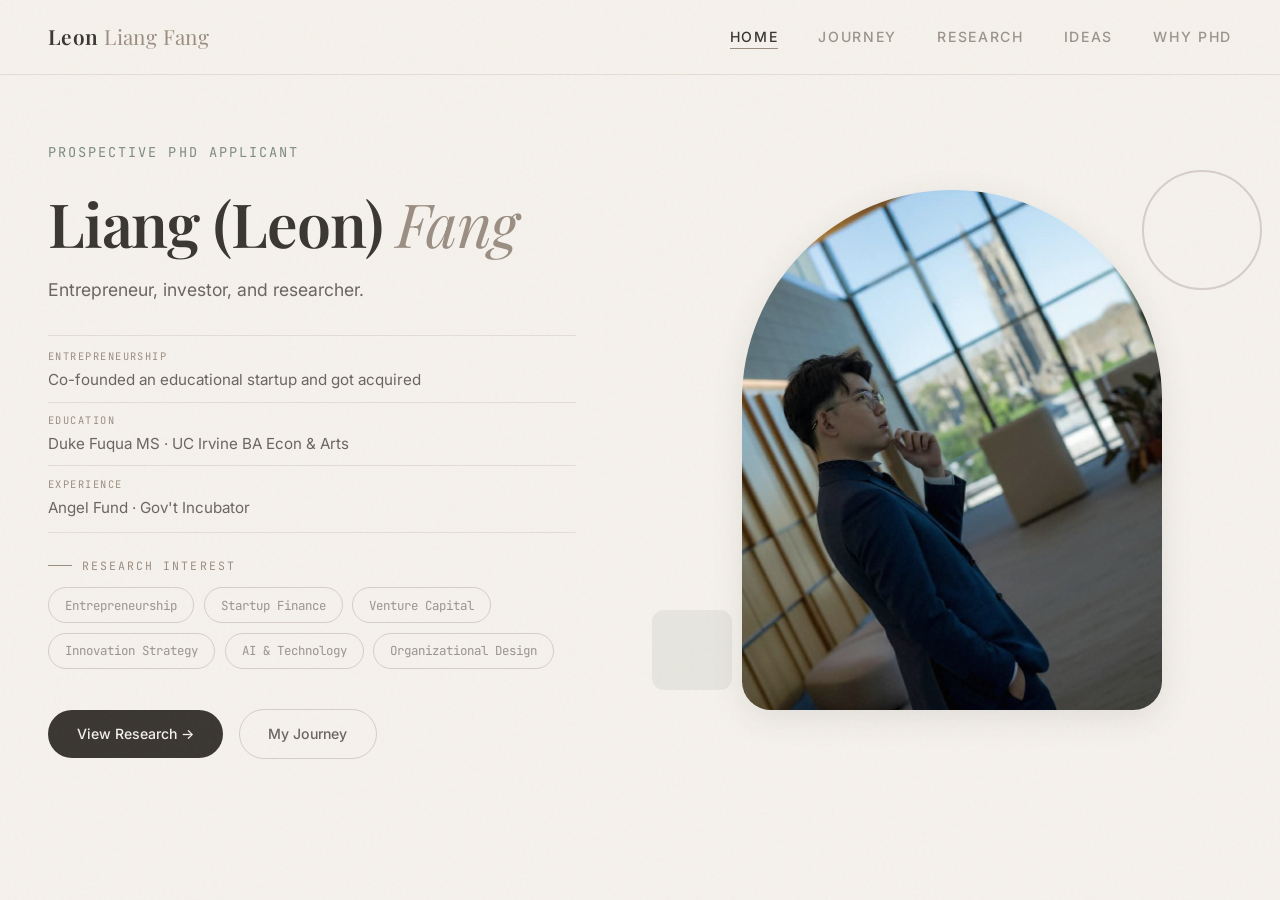
<file: index.html>
<!DOCTYPE html>
<html lang="en">
<head>
  <meta charset="UTF-8">
  <meta name="viewport" content="width=device-width, initial-scale=1.0">
  <title>Leon Liang Fang — Entrepreneurship Researcher</title>
  <meta name="description" content="PhD candidate researching entrepreneurship, startup finance, and innovation. Exploring the intersection of venture creation, institutional design, and technology.">
  <link rel="preconnect" href="https://fonts.googleapis.com">
  <link rel="preconnect" href="https://fonts.gstatic.com" crossorigin>
  <link href="https://fonts.googleapis.com/css2?family=Inter:wght@300;400;500;600&family=Playfair+Display:ital,wght@0,400;0,600;0,700;1,400&family=JetBrains+Mono:wght@300;400&display=swap" rel="stylesheet">
  <link rel="stylesheet" href="css/style.css">
  <style>
    /* Home page: lock to single screen, no scroll (desktop only) */
    html, body { height: 100%; overflow: hidden; }
    .page-content { height: calc(100vh - 80px); overflow: hidden; }
    .hero {
      height: 100%;
      min-height: unset;
      padding-top: 2rem;
      padding-bottom: 2rem;
    }

    /* Mobile: allow scrolling since content won't fit one screen */
    @media (max-width: 900px) {
      html, body {
        height: auto;
        overflow: auto;
        overflow-x: hidden;
      }
      .page-content {
        height: auto;
        overflow: visible;
      }
      .hero {
        height: auto;
        min-height: auto;
        padding-top: 2rem;
        padding-bottom: 3rem;
      }
    }
  </style>
</head>
<body>

  <!-- Grain Texture -->
  <div class="grain-overlay"></div>

  <!-- Navigation -->
  <nav class="nav">
    <a href="index.html" class="nav-logo">Leon <span>Liang Fang</span></a>
    <ul class="nav-links">
      <li><a href="index.html" class="active">Home</a></li>
      <li><a href="cv.html">Journey</a></li>
      <li><a href="research.html">Research</a></li>
      <li><a href="ideas.html">Ideas</a></li>
      <li><a href="why-phd.html">Why PhD</a></li>
    </ul>
    <button class="nav-toggle" aria-label="Menu">
      <span></span><span></span><span></span>
    </button>
  </nav>

  <!-- Page Content -->
  <main class="page-content">

    <!-- Hero Section -->
    <section class="hero">
      <div class="hero-text">
        <p class="hero-greeting">Prospective PhD Applicant</p>
        <h1 class="hero-name">
          Liang (Leon) <span class="last">Fang</span>
        </h1>

        <p class="hero-tagline">
          Entrepreneur, investor, and researcher.
        </p>

        <!-- Three key background credentials -->
        <div class="hero-credentials">
          <div class="credential-item">
            <span class="credential-label">Entrepreneurship</span>
            <span class="credential-value">Co-founded an educational startup and got acquired</span>
          </div>
          <div class="credential-item">
            <span class="credential-label">Education</span>
            <span class="credential-value">Duke Fuqua MS · UC Irvine BA Econ &amp; Arts</span>
          </div>
          <div class="credential-item">
            <span class="credential-label">Experience</span>
            <span class="credential-value">Angel Fund · Gov't Incubator</span>
          </div>
        </div>

        <!-- Research Interest Label -->
        <p class="hero-research-label">Research Interest</p>

        <!-- Research Interest Keywords -->
        <div class="hero-keywords">
          <span class="keyword">Entrepreneurship</span>
          <span class="keyword">Startup Finance</span>
          <span class="keyword">Venture Capital</span>
          <span class="keyword">Innovation Strategy</span>
          <span class="keyword">AI &amp; Technology</span>
          <span class="keyword">Organizational Design</span>
        </div>

        <div class="hero-cta">
          <a href="research.html" class="btn btn-primary">View Research &rarr;</a>
          <a href="cv.html" class="btn btn-ghost">My Journey</a>
        </div>
      </div>

      <div class="hero-image-wrapper">
        <div class="hero-image-frame">
          <!-- Replace src with your actual photo -->
          <img src="assets/images/profile.png" alt="Leon Liang Fang"
               onerror="this.style.background='linear-gradient(135deg, #9B8E82 0%, #7D8C7E 100%)'; this.style.display='block'; this.alt='Photo coming soon';">
        </div>
        <div class="hero-image-decoration"></div>
        <div class="hero-image-decoration-2"></div>
      </div>
    </section>

  </main>

  <script src="js/main.js"></script>
</body>
</html>
</file>
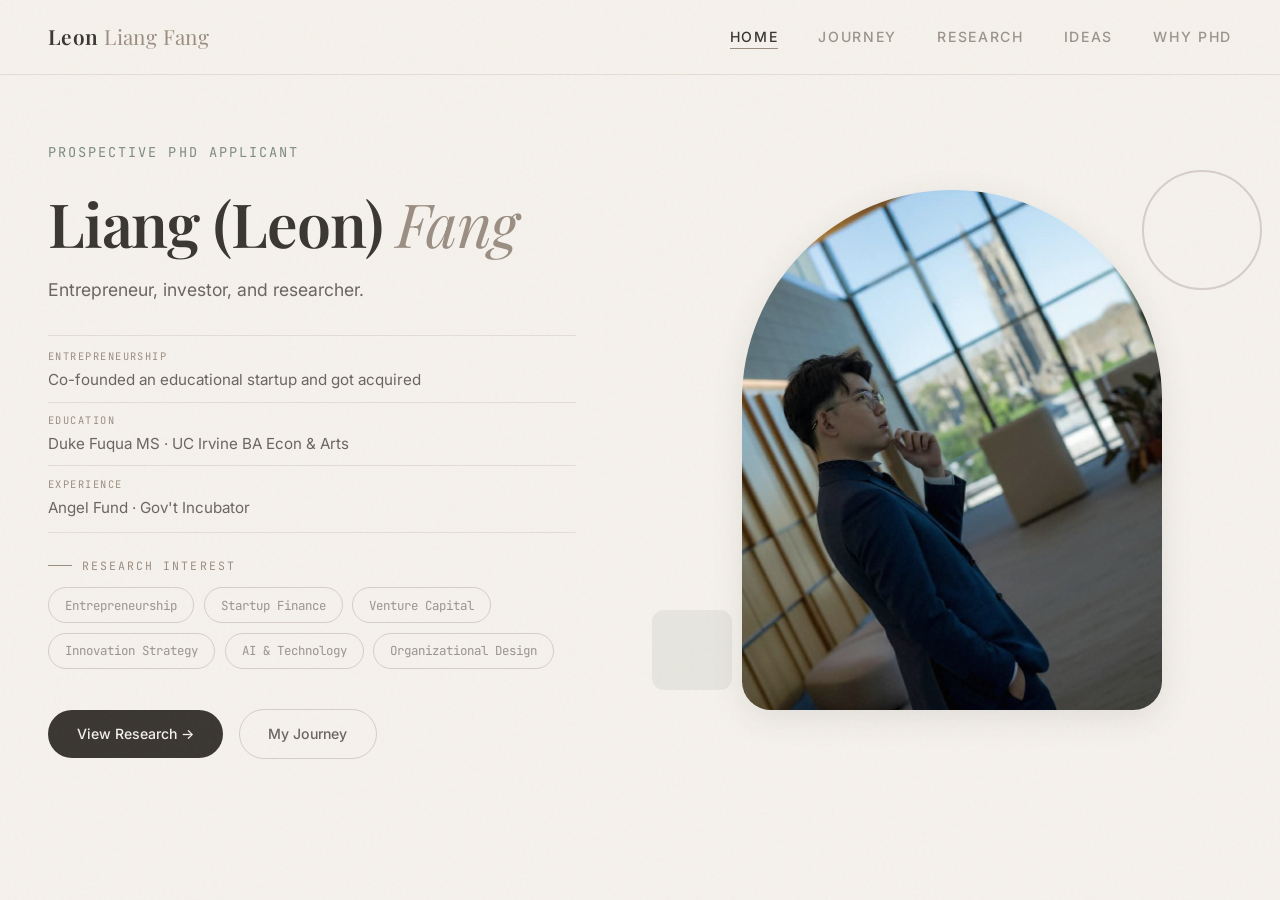
<file: leon-website/index.html>
<!DOCTYPE html>
<html lang="en">
<head>
  <meta charset="UTF-8">
  <meta name="viewport" content="width=device-width, initial-scale=1.0">
  <title>Leon Liang Fang — Entrepreneurship Researcher</title>
  <meta name="description" content="PhD candidate researching entrepreneurship, startup finance, and innovation. Exploring the intersection of venture creation, institutional design, and technology.">
  <link rel="preconnect" href="https://fonts.googleapis.com">
  <link rel="preconnect" href="https://fonts.gstatic.com" crossorigin>
  <link href="https://fonts.googleapis.com/css2?family=Inter:wght@300;400;500;600&family=Playfair+Display:ital,wght@0,400;0,600;0,700;1,400&family=JetBrains+Mono:wght@300;400&display=swap" rel="stylesheet">
  <link rel="stylesheet" href="css/style.css">
  <style>
    /* Home page: lock to single screen, no scroll */
    html, body { height: 100%; overflow: hidden; }
    .page-content { height: calc(100vh - 80px); overflow: hidden; }
    .hero {
      height: 100%;
      min-height: unset;
      padding-top: 2rem;
      padding-bottom: 2rem;
    }
  </style>
</head>
<body>

  <!-- Grain Texture -->
  <div class="grain-overlay"></div>

  <!-- Navigation -->
  <nav class="nav">
    <a href="index.html" class="nav-logo">Leon <span>Liang Fang</span></a>
    <ul class="nav-links">
      <li><a href="index.html" class="active">Home</a></li>
      <li><a href="cv.html">Journey</a></li>
      <li><a href="research.html">Research</a></li>
      <li><a href="ideas.html">Ideas</a></li>
      <li><a href="why-phd.html">Why PhD</a></li>
    </ul>
    <button class="nav-toggle" aria-label="Menu">
      <span></span><span></span><span></span>
    </button>
  </nav>

  <!-- Page Content -->
  <main class="page-content">

    <!-- Hero Section -->
    <section class="hero">
      <div class="hero-text">
        <p class="hero-greeting">Prospective PhD Applicant</p>
        <h1 class="hero-name">
          Liang (Leon) <span class="last">Fang</span>
        </h1>

        <p class="hero-tagline">
          Entrepreneur, investor, and researcher.
        </p>

        <!-- Three key background credentials -->
        <div class="hero-credentials">
          <div class="credential-item">
            <span class="credential-label">Entrepreneurship</span>
            <span class="credential-value">Co-founded an educational startup and got acquired</span>
          </div>
          <div class="credential-item">
            <span class="credential-label">Education</span>
            <span class="credential-value">Duke Fuqua MS · UC Irvine BA Econ &amp; Arts</span>
          </div>
          <div class="credential-item">
            <span class="credential-label">Experience</span>
            <span class="credential-value">Angel Fund · Gov't Incubator</span>
          </div>
        </div>

        <!-- Research Interest Label -->
        <p class="hero-research-label">Research Interest</p>

        <!-- Research Interest Keywords -->
        <div class="hero-keywords">
          <span class="keyword">Entrepreneurship</span>
          <span class="keyword">Startup Finance</span>
          <span class="keyword">Venture Capital</span>
          <span class="keyword">Innovation Strategy</span>
          <span class="keyword">AI &amp; Technology</span>
          <span class="keyword">Organizational Design</span>
        </div>

        <div class="hero-cta">
          <a href="research.html" class="btn btn-primary">View Research &rarr;</a>
          <a href="cv.html" class="btn btn-ghost">My Journey</a>
        </div>
      </div>

      <div class="hero-image-wrapper">
        <div class="hero-image-frame">
          <!-- Replace src with your actual photo -->
          <img src="assets/images/profile.png" alt="Leon Liang Fang"
               onerror="this.style.background='linear-gradient(135deg, #9B8E82 0%, #7D8C7E 100%)'; this.style.display='block'; this.alt='Photo coming soon';">
        </div>
        <div class="hero-image-decoration"></div>
        <div class="hero-image-decoration-2"></div>
      </div>
    </section>

  </main>

  <script src="js/main.js"></script>
</body>
</html>
</file>
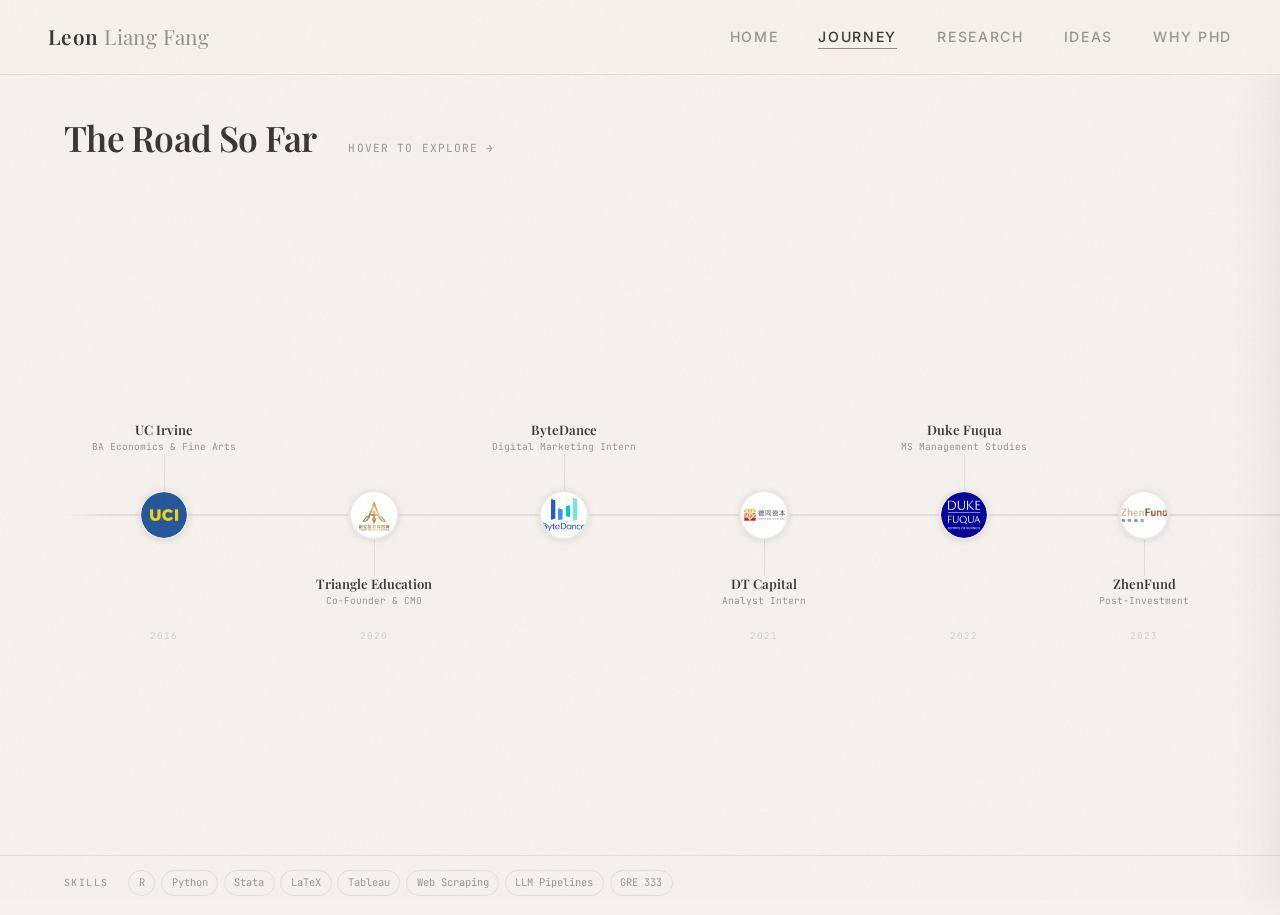
<file: cv.html>
<!DOCTYPE html>
<html lang="en">
<head>
  <meta charset="UTF-8">
  <meta name="viewport" content="width=device-width, initial-scale=1.0">
  <title>Journey — Leon Liang Fang</title>
  <link rel="preconnect" href="https://fonts.googleapis.com">
  <link rel="preconnect" href="https://fonts.gstatic.com" crossorigin>
  <link href="https://fonts.googleapis.com/css2?family=Inter:wght@300;400;500;600&family=Playfair+Display:ital,wght@0,400;0,600;0,700;1,400&family=JetBrains+Mono:wght@300;400&display=swap" rel="stylesheet">
  <link rel="stylesheet" href="css/style.css">
  <style>
  /* ================================================
     JOURNEY PAGE — Horizontal Timeline
     ================================================ */
  html, body { height: 100%; overflow: hidden; }

  .journey-page {
    display: flex;
    flex-direction: column;
    height: calc(100vh - 65px);
    overflow: hidden;
  }

  /* ---- Header ---- */
  .journey-header {
    flex-shrink: 0;
    padding: 2.5rem 4rem 1rem;
    display: flex;
    align-items: baseline;
    gap: 2rem;
  }
  .journey-header h1 { font-size: 2.2rem; line-height: 1; }
  .journey-subtitle {
    font-family: var(--font-mono);
    font-size: 0.7rem;
    color: var(--text-muted);
    letter-spacing: 0.1em;
    text-transform: uppercase;
  }

  /* ---- Scroll container ---- */
  .htl-scroll {
    flex: 1;
    overflow-x: auto;
    overflow-y: hidden;
    padding: 0 4rem;
    display: flex;
    align-items: center;
    scrollbar-width: thin;
    scrollbar-color: var(--border-medium) transparent;
  }
  .htl-scroll::-webkit-scrollbar { height: 3px; }
  .htl-scroll::-webkit-scrollbar-track { background: transparent; }
  .htl-scroll::-webkit-scrollbar-thumb { background: var(--border-medium); border-radius: 2px; }

  /* ---- Track ---- */
  .htl-track {
    position: relative;
    /* width set by JS based on last node x */
    height: 280px;
    flex-shrink: 0;
  }

  /* ---- Timeline line ---- */
  .htl-line {
    position: absolute;
    top: 50%;
    left: 0;
    right: 0;
    height: 1px;
    transform: translateY(-50%);
    background: linear-gradient(to right,
      transparent, var(--border-medium) 2%,
      var(--border-medium) 98%, transparent);
    z-index: 1;
  }

  /* ------------------------------------------------
     NODE LAYOUT
     Key principle: the DOT is always precisely on
     the line. The label extends above (for .above
     nodes) or below (for .below nodes).
     ------------------------------------------------ */
  .htl-node {
    position: absolute;
    /* left set inline */
    transform: translateX(-50%);
    display: flex;
    flex-direction: column;
    align-items: center;
    cursor: pointer;
    z-index: 10;
    transition: opacity 0.3s ease;
  }

  /* ABOVE: label → connector → dot (top to bottom)
     Position: bottom edge of the node sits at (50% - half-dot) so the dot
     center is exactly at 50% = the line */
  .htl-node.above {
    bottom: calc(50% - 25px);   /* 25px = half of 50px dot */
    flex-direction: column;    /* label first (top), dot last (bottom = on line) */
  }

  /* BELOW: dot → connector → label (top to bottom)
     Position: top edge of the node sits at (50% - half-dot) */
  .htl-node.below {
    top: calc(50% - 25px);
    flex-direction: column;    /* dot first (top = on line), label last (bottom) */
  }

  /* ---- Dot (now a logo badge) ---- */
  .htl-dot {
    width: 50px;
    height: 50px;
    border-radius: 50%;
    background: white;
    border: 2px solid var(--border-light);
    box-shadow: 0 1px 6px rgba(0,0,0,0.10);
    overflow: hidden;
    display: flex;
    align-items: center;
    justify-content: center;
    transition: transform 0.28s ease, box-shadow 0.28s ease, border-color 0.28s ease;
    flex-shrink: 0;
    position: relative;
    z-index: 11;
  }
  /* Logo image inside dot */
  .htl-dot-img {
    width: 46px;
    height: 46px;
    object-fit: contain;
    border-radius: 50%;
    display: block;
  }
  /* Init badge inside dot (fallback) */
  .htl-dot-init {
    width: 46px;
    height: 46px;
    border-radius: 50%;
    display: flex;
    align-items: center;
    justify-content: center;
    font-family: var(--font-sans);
    font-size: 0.6rem;
    font-weight: 800;
    color: white;
    letter-spacing: 0.02em;
    flex-shrink: 0;
  }
  .htl-node.is-event .htl-dot {
    border-radius: 6px;
    transform: rotate(45deg);
  }
  .htl-node.is-event .htl-dot .htl-dot-img,
  .htl-node.is-event .htl-dot .htl-dot-init {
    transform: rotate(-45deg);
  }

  /* ---- Connector ---- */
  .htl-connector {
    width: 1px;
    height: 36px;
    background: var(--border-light);
    flex-shrink: 0;
    transition: background 0.28s ease;
  }

  /* ---- Compact label ---- */
  .htl-label {
    display: flex;
    flex-direction: column;
    align-items: center;
    text-align: center;
    transition: transform 0.28s ease;
    padding: 0 4px;
  }

  .htl-label-top {
    display: flex;
    align-items: center;
    justify-content: center;
    margin-bottom: 3px;
  }

  /* Legacy logo classes (unused — logos now live inside .htl-dot) */
  .htl-logo { display: none; }
  .htl-logo-init {
    display: none;
    letter-spacing: 0;
  }

  .htl-org {
    font-family: var(--font-serif);
    font-size: 0.82rem;
    font-weight: 600;
    color: var(--text-primary);
    white-space: nowrap;
    line-height: 1.25;
  }
  /* Two-line org name support */
  .htl-org-line2 {
    font-family: var(--font-serif);
    font-size: 0.82rem;
    font-weight: 600;
    color: var(--text-primary);
    white-space: nowrap;
    line-height: 1.25;
    display: block;
    text-align: center;
  }
  .htl-role {
    font-family: var(--font-mono);
    font-size: 0.6rem;
    color: var(--text-muted);
    white-space: nowrap;
    line-height: 1.3;
  }

  /* ---- Year markers — placed at bottom of track ---- */
  .htl-year {
    position: absolute;
    bottom: 10px;
    transform: translateX(-50%);
    font-family: var(--font-mono);
    font-size: 0.58rem;
    color: var(--border-medium);
    letter-spacing: 0.1em;
    user-select: none;
    z-index: 2;
  }

  /* ---- Hover: dim siblings ---- */
  .htl-track.has-active .htl-node:not(.active) {
    opacity: 0.1;
  }

  /* ---- Active node ---- */
  .htl-node.active .htl-dot {
    transform: scale(1.12);
    border-color: currentColor;
    box-shadow: 0 0 0 4px color-mix(in srgb, currentColor 25%, transparent),
                0 4px 14px rgba(0,0,0,0.15);
  }
  .htl-node.active.is-event .htl-dot {
    transform: rotate(45deg) scale(1.12);
  }
  .htl-node.active .htl-label {
    transform: scale(1.06);
  }
  .htl-node.active .htl-org,
  .htl-node.active .htl-org-line2 {
    color: var(--text-primary);
  }
  .htl-node.active .htl-connector {
    background: var(--border-medium);
  }

  /* Pulse for "Now" */
  @keyframes tlPulse {
    0%   { box-shadow: 0 0 0 0 rgba(184,160,140,0.5); }
    70%  { box-shadow: 0 0 0 10px rgba(184,160,140,0); }
    100% { box-shadow: 0 0 0 0 rgba(184,160,140,0); }
  }
  .htl-node.is-now .htl-dot {
    animation: tlPulse 2.2s ease-out infinite;
  }

  /* ================================================
     DRAWER PANEL (slides in from right)
     ================================================ */
  .htl-drawer {
    position: fixed;
    right: 0;
    top: 65px;   /* below nav */
    bottom: 0;
    width: 380px;
    background: var(--bg-primary);
    border-left: 1px solid var(--border-light);
    box-shadow: -8px 0 40px rgba(58, 54, 50, 0.08);
    transform: translateX(100%);
    transition: transform 0.38s cubic-bezier(0.25, 0.46, 0.45, 0.94);
    z-index: 800;
    display: flex;
    flex-direction: column;
    overflow: hidden;
    pointer-events: none;
  }
  .htl-drawer.visible {
    transform: translateX(0);
    pointer-events: auto;
  }

  /* Colored accent bar at top */
  .drawer-accent-bar {
    height: 4px;
    width: 100%;
    flex-shrink: 0;
    transition: background 0.2s ease;
  }

  /* Scrollable content area */
  .drawer-body {
    flex: 1;
    overflow-y: auto;
    padding: 2rem 2.2rem 2.5rem;
    scrollbar-width: thin;
    scrollbar-color: var(--border-light) transparent;
  }
  .drawer-body::-webkit-scrollbar { width: 3px; }
  .drawer-body::-webkit-scrollbar-thumb { background: var(--border-light); border-radius: 2px; }

  /* Idle hint (shown when no node hovered) */
  .drawer-idle {
    display: flex;
    flex-direction: column;
    align-items: center;
    justify-content: center;
    height: 100%;
    gap: 0.75rem;
    opacity: 1;
    transition: opacity 0.2s ease;
  }
  .drawer-idle.hidden { display: none; }
  .drawer-idle-icon {
    width: 36px;
    height: 36px;
    border-radius: 50%;
    border: 1.5px solid var(--border-medium);
    display: flex;
    align-items: center;
    justify-content: center;
    color: var(--text-muted);
    font-size: 1rem;
  }
  .drawer-idle p {
    font-family: var(--font-mono);
    font-size: 0.65rem;
    color: var(--text-muted);
    letter-spacing: 0.1em;
    text-transform: uppercase;
  }

  /* Detail content */
  .drawer-detail { display: none; }
  .drawer-detail.visible { display: block; }

  .drawer-header {
    padding-bottom: 1.2rem;
    border-bottom: 1px solid var(--border-light);
    margin-bottom: 1.2rem;
  }
  /* Logo + title row inside drawer */
  .drawer-header-top {
    display: flex;
    align-items: center;
    gap: 0.9rem;
    margin-bottom: 0.55rem;
  }
  .drawer-header-logo {
    width: 48px;
    height: 48px;
    border-radius: 50%;
    border: 1.5px solid var(--border-light);
    background: white;
    object-fit: contain;
    padding: 3px;
    box-shadow: 0 1px 5px rgba(0,0,0,0.08);
    flex-shrink: 0;
  }
  .drawer-org-name {
    font-family: var(--font-serif);
    font-size: 1.35rem;
    font-weight: 600;
    color: var(--text-primary);
    line-height: 1.2;
    margin-bottom: 0.15rem;
  }
  .drawer-role-name {
    font-size: 0.88rem;
    color: var(--text-secondary);
    line-height: 1.5;
  }
  .drawer-meta {
    font-family: var(--font-mono);
    font-size: 0.65rem;
    color: var(--text-muted);
    letter-spacing: 0.06em;
    margin-top: 0.3rem;
  }
  .drawer-about {
    font-size: 0.85rem;
    color: var(--text-muted);
    font-style: italic;
    line-height: 1.65;
    margin-bottom: 1.2rem;
    padding: 0.85rem 1rem;
    background: var(--bg-secondary);
    border-radius: 10px;
    border-left: 3px solid var(--accent-color, var(--accent-taupe));
  }
  .drawer-highlights-label {
    font-family: var(--font-mono);
    font-size: 0.62rem;
    text-transform: uppercase;
    letter-spacing: 0.14em;
    color: var(--text-muted);
    margin-bottom: 0.75rem;
  }
  .drawer-highlights {
    list-style: none;
    padding: 0;
    margin: 0;
  }
  .drawer-highlights li {
    position: relative;
    padding-left: 1rem;
    font-size: 0.86rem;
    color: var(--text-secondary);
    line-height: 1.6;
    margin-bottom: 0.65rem;
  }
  .drawer-highlights li::before {
    content: '';
    position: absolute;
    left: 0;
    top: 0.58em;
    width: 5px;
    height: 5px;
    border-radius: 50%;
    background: var(--accent-color, var(--accent-taupe));
    opacity: 0.6;
  }

  /* ---- Footer skills ---- */
  .journey-footer {
    flex-shrink: 0;
    padding: 0.9rem 4rem 1.2rem;
    display: flex;
    align-items: center;
    gap: 1.2rem;
    border-top: 1px solid var(--border-light);
  }
  .journey-footer-label {
    font-family: var(--font-mono);
    font-size: 0.62rem;
    text-transform: uppercase;
    letter-spacing: 0.15em;
    color: var(--text-muted);
    flex-shrink: 0;
  }
  .journey-skills { display: flex; flex-wrap: wrap; gap: 0.35rem; }
  .skill-tag {
    font-family: var(--font-mono);
    font-size: 0.65rem;
    padding: 0.18rem 0.6rem;
    border-radius: 100px;
    border: 1px solid var(--border-light);
    color: var(--text-muted);
    transition: all 0.2s ease;
  }
  .skill-tag:hover { border-color: var(--accent-taupe); color: var(--accent-taupe); }

  /* ================================================
     MOBILE RESPONSIVE
     ================================================ */
  @media (max-width: 900px) {
    html, body {
      height: auto;
      overflow: auto;
      overflow-x: hidden;
    }

    .journey-page {
      height: auto;
      overflow: visible;
      min-height: 100vh;
    }

    .journey-header {
      padding: 2rem 1.5rem 1rem;
      flex-direction: column;
      gap: 0.5rem;
    }
    .journey-header h1 { font-size: 1.8rem; }

    /* Horizontal scroll stays but is easier to use */
    .htl-scroll {
      padding: 0 1.5rem;
      min-height: 320px;
      -webkit-overflow-scrolling: touch;
      scroll-snap-type: x proximity;
    }

    .htl-track {
      height: 300px;
    }

    .htl-node {
      scroll-snap-align: center;
    }

    .htl-dot {
      width: 42px;
      height: 42px;
    }
    .htl-dot-img {
      width: 38px;
      height: 38px;
    }

    .htl-org {
      font-size: 0.72rem;
    }
    .htl-org-line2 {
      font-size: 0.72rem;
    }
    .htl-role {
      font-size: 0.55rem;
    }

    .htl-connector {
      height: 24px;
    }

    /* Drawer: bottom sheet on mobile instead of right panel */
    .htl-drawer {
      right: 0;
      left: 0;
      top: auto;
      bottom: 0;
      width: 100%;
      height: 60vh;
      max-height: 60vh;
      border-left: none;
      border-top: 1px solid var(--border-light);
      border-radius: 20px 20px 0 0;
      transform: translateY(100%);
      box-shadow: 0 -8px 40px rgba(58, 54, 50, 0.12);
    }
    .htl-drawer.visible {
      transform: translateY(0);
    }

    .drawer-body {
      padding: 1.5rem 1.5rem 2rem;
    }

    .drawer-header-logo {
      width: 40px;
      height: 40px;
    }

    .drawer-org-name {
      font-size: 1.1rem;
    }

    .drawer-role-name {
      font-size: 0.82rem;
    }

    .drawer-about {
      font-size: 0.8rem;
      padding: 0.7rem 0.85rem;
    }

    .drawer-highlights li {
      font-size: 0.82rem;
    }

    /* Footer skills */
    .journey-footer {
      padding: 0.9rem 1.5rem 1.2rem;
      flex-direction: column;
      gap: 0.6rem;
      align-items: flex-start;
    }
  }

  @media (max-width: 480px) {
    .journey-header {
      padding: 1.5rem 1rem 0.8rem;
    }
    .journey-header h1 { font-size: 1.5rem; }

    .htl-scroll {
      padding: 0 1rem;
    }

    .htl-drawer {
      height: 55vh;
      max-height: 55vh;
    }

    .drawer-body {
      padding: 1.2rem 1rem 1.5rem;
    }

    .journey-footer {
      padding: 0.9rem 1rem 1.2rem;
    }
    .journey-skills {
      gap: 0.25rem;
    }
    .skill-tag {
      font-size: 0.58rem;
      padding: 0.15rem 0.5rem;
    }
  }
  </style>
</head>
<body>
  <div class="grain-overlay"></div>

  <nav class="nav">
    <a href="index.html" class="nav-logo">Leon <span>Liang Fang</span></a>
    <ul class="nav-links">
      <li><a href="index.html">Home</a></li>
      <li><a href="cv.html" class="active">Journey</a></li>
      <li><a href="research.html">Research</a></li>
      <li><a href="ideas.html">Ideas</a></li>
      <li><a href="why-phd.html">Why PhD</a></li>
    </ul>
    <button class="nav-toggle" aria-label="Menu"><span></span><span></span><span></span></button>
  </nav>

  <main class="page-content">
    <div class="journey-page">

      <div class="journey-header">
        <h1>The Road So Far</h1>
        <span class="journey-subtitle">Hover to explore &rarr;</span>
      </div>

      <div class="htl-scroll" id="htlScroll">
        <div class="htl-track" id="htlTrack">
          <div class="htl-line"></div>
        </div>
      </div>

      <div class="journey-footer">
        <span class="journey-footer-label">Skills</span>
        <div class="journey-skills">
          <span class="skill-tag">R</span>
          <span class="skill-tag">Python</span>
          <span class="skill-tag">Stata</span>
          <span class="skill-tag">LaTeX</span>
          <span class="skill-tag">Tableau</span>
          <span class="skill-tag">Web Scraping</span>
          <span class="skill-tag">LLM Pipelines</span>
          <span class="skill-tag">GRE 333</span>
        </div>
      </div>

    </div>
  </main>

  <!-- Right-side drawer panel -->
  <div class="htl-drawer" id="htlDrawer">
    <div class="drawer-accent-bar" id="drawerAccentBar"></div>
    <div class="drawer-body">
      <!-- Idle state -->
      <div class="drawer-idle" id="drawerIdle">
        <div class="drawer-idle-icon">&#8594;</div>
        <p>Hover a node to explore</p>
      </div>
      <!-- Detail state -->
      <div class="drawer-detail" id="drawerDetail"></div>
    </div>
  </div>

  <script src="js/main.js"></script>
  <script>
  /* ============================================================
     TIMELINE DATA
     ============================================================ */
  const TL_NODES = [
    {
      id: 'uci',
      orgLines: ['UC Irvine'],
      role: 'BA Economics & Fine Arts',
      drawerRole: 'Bachelor of Arts in Economics<br>Bachelor of Arts in Fine Arts',
      period: 'Sep 2016 – Jun 2020',
      location: 'Irvine, CA',
      color: '#8E9BAA',
      side: 'above',
      x: 100,
      logo: 'assets/images/logos/uci.png',
      about: null,
      sections: [
        {
          label: 'Academic Achievement',
          items: [
            'GPA 3.7/4.0 — Cum Laude Honor'
          ]
        },
        {
          label: 'Coursework',
          items: [
            'Econometrics & Probability',
            'International Economics & Business Economics',
            'Statistics, Microeconomics & Macroeconomics',
            'Corporate Finance & Accounting'
          ]
        },
        {
          label: 'Activities & Leadership',
          items: [
            'UCI CSSA (Chinese Students & Scholars Association) — Vice President',
            'CareerX Club — Director'
          ]
        },
        {
          label: 'Internships',
          items: [
            '— To be added'
          ]
        }
      ]
    },
    {
      id: 'triangle-founded',
      orgLines: ['Triangle Education'],
      role: 'Co-Founder & CMO',
      period: 'Sep 2020 – Jan 2023',
      location: 'Beijing, China',
      color: '#7D8C7E',
      side: 'below',
      x: 310,
      logo: 'assets/images/logos/triangle.jpg',
      about: 'A K12 financial literacy and life-skills education company for Chinese children. Curriculum taught kids how the world actually works — economics, communication, and global perspective. Operated 5 offline learning centers (Beijing & Hangzhou) alongside a growing online platform. Acquired in January 2023 after three years — a full founder cycle from ideation to exit.',
      highlights: [
        'Peak annual revenue of ¥100M (RMB)',
        'Scaled from zero to 5 offline centers across Beijing and Hangzhou',
        'Defined curriculum, user personas, and learning engagement modules',
        'Executed 20+ campaigns/events, growing 30,000+ social followers',
        'Generated 2,000+ leads, converted 200+ paying clients',
        'Recruited and led a 5-person marketing & sales team',
        'Acquired Jan 2023 — full founder journey: ideation → build → scale → exit'
      ]
    },
    {
      id: 'bytedance',
      orgLines: ['ByteDance'],
      role: 'Digital Marketing Intern',
      period: 'Oct 2020 – Feb 2021',
      location: 'Beijing, China',
      color: '#9B8E82',
      side: 'above',
      x: 500,
      logo: 'assets/images/logos/bytedance.png',
      about: 'Placed in the Feishu (Lark) division — ByteDance\'s enterprise collaboration suite and China\'s second-largest office software. Joined the Digital Marketing team, working across data analytics and offline event operations.',
      highlights: [
        'Core product focus: Feishu (飞书) — China\'s #2 office software platform',
        'Participated in Feishu\'s inaugural "未来无限大会" (Future Unlimited Conference) — responsible for venue operations and on-site logistics management',
        'Digital analytics: Google Analytics & Oracle DB to track and improve Feishu product performance',
        'Generated 13% increase in user growth for Feishu official website',
        '"Growth Plan" marketing campaign: 200+ MQLs and 10+ enterprise tenant acquisitions'
      ]
    },
    {
      id: 'dtcapital',
      orgLines: ['DT Capital'],
      role: 'Analyst Intern',
      period: 'Feb 2021 – May 2021',
      location: 'Shanghai, China',
      color: '#B8A08C',
      side: 'below',
      x: 700,
      logo: 'assets/images/logos/dt-capital.avif',
      about: 'DT Capital Partners is a leading Chinese PE/VC firm. Joined as analyst intern with primary focus on the SaaS and consumer investment tracks — covering deal sourcing, due diligence, and primary market research.',
      highlights: [
        'Supported NYSE IPO project "Mabang" (马帮) — participated in deal sourcing and full due diligence process',
        'Investment focus: SaaS and consumer sectors; conducted 40+ founder and customer interviews',
        'Led deep-dive research on China\'s low-alcohol beverage (低度酒) market — 55-page report based on 100-person consumer survey',
        'Mapped competitive landscape and consumer trend shifts in the emerging low-ABV category'
      ]
    },
    {
      id: 'duke',
      orgLines: ['Duke Fuqua'],
      role: 'MS Management Studies',
      period: 'Jul 2021 – May 2022',
      location: 'Durham, NC',
      color: '#003087',
      side: 'above',
      x: 900,
      logo: 'assets/images/logos/duke.svg',
      about: null,
      sections: [
        {
          label: 'Academic Achievement',
          items: ['GPA 3.6/4.0']
        },
        {
          label: 'Coursework',
          items: [
            'Corporate Finance & Financial Accounting',
            'Marketing Research & Consumer Behavior',
            'Quantitative Analysis & Decision-Making',
            'Strategy, Organizational Behavior & Leadership'
          ]
        },
        {
          label: 'Capstone Project',
          items: [
            'Supervised by Prof. Allison J.B. Chaney',
            'Game studio acquisition advisory: built M&A recommendation framework for a mid-size gaming studio',
            'Methods: Python, conjoint analysis, K-means clustering, market segmentation'
          ]
        }
      ]
    },
    {
      id: 'zhenfund',
      orgLines: ['ZhenFund'],
      role: 'Post-Investment',
      period: 'Feb 2023 – Oct 2023',
      location: 'Beijing, China',
      color: '#A3929B',
      side: 'below',
      x: 1080,
      logo: 'assets/images/logos/zhenfund.avif',
      about: 'ZhenFund is ranked #1 among China\'s premier angel investment funds. Co-founded with Sequoia China, managing approximately $5B AUM.',
      sections: [
        {
          label: 'Portfolio Management',
          items: [
            'Managed post-investment relationships for 30+ portfolio companies',
            'Connected portfolio startups with strategic resources: talent, BD, media, and follow-on capital',
            'Advised on go-to-market strategy, product positioning, and growth challenges',
            'Facilitated ~US$8M in cumulative follow-on funding through 300+ investor introductions'
          ]
        },
        {
          label: 'Government Relations & LP Development',
          items: [
            'Worked with government-guided funds (FOFs) and municipal LPs for fund capital raising',
            'Organized LP roadshows and official government engagement visits',
            'Helped portfolio companies identify and secure government-supported landing sites',
            'Policy endorsement, media positioning, and official recognition outreach'
          ]
        },
        {
          label: 'Industry Research',
          items: [
            'Z-Bench: developed a novel LLM evaluation suite with 1,000+ prompts across 4 domains',
            'AI entrepreneurship landscape: mapping the emerging startup ecosystem in China',
            'Gaming sector: research on AI-driven game development trends and investment opportunities'
          ]
        }
      ]
    },
    {
      id: 'hangzhou',
      orgLines: ['Hangzhou IC', 'Innovation Centre'],
      role: 'Manager, Incubation',
      period: 'Jan 2024 – Dec 2025',
      location: 'Hangzhou, China',
      color: '#A3929B',
      side: 'above',
      x: 1280,
      logo: 'assets/images/logos/hz-ic.jpg',
      about: 'Government-supported incubation platform for early-stage IC and AI ventures. Facilitates regional tech growth through financial advising, VC connections, and policy support.',
      highlights: [
        'Sourced and incubated 100+ startups; recruited 11, exceeding annual target by 40%',
        '50+ pitch coaching sessions; 9 successful funding cases totaling $1.5M+',
        'Authored 3 research reports on AI entrepreneurship subsidies in Hangzhou',
        '"Navigating the Labyrinth" — 25-page report on municipal AI subsidy design'
      ]
    },
    {
      id: 'now',
      orgLines: ['Harvard Business School'],
      role: 'Part-time RA',
      period: 'Dec 2025 – Present',
      location: 'Remote',
      color: '#B8A08C',
      side: 'below',
      x: 1480,
      isNow: false,
      logo: 'assets/images/logos/hbs.jpg',
      about: null,
      sections: [
        {
          label: 'Role & Lab',
          items: [
            'Part-time Research Assistant at LISH (Laboratory for Innovation Science at Harvard)',
            'Supervised by Prof. Lane & Prof. Bernstein'
          ]
        },
        {
          label: 'Research Work',
          items: [
            'Cross-region founder survey spanning U.S., Europe & China',
            'AI/LLM research pipeline: prompt design, model evaluation, and data analysis',
            'Bridging practitioner experience with academic entrepreneurship research'
          ]
        }
      ]
    },
    {
      id: 'kellogg',
      orgLines: ['Kellogg School', 'of Management'],
      role: 'Part-time RA',
      period: 'Dec 2025 – Present',
      location: 'Remote',
      color: '#4E2A84',
      side: 'above',
      x: 1680,
      isNow: true,
      logo: 'assets/images/logos/kellogg.png',
      about: null,
      sections: [
        {
          label: 'Role & Supervisor',
          items: [
            'Part-time Research Assistant at Kellogg School of Management, Northwestern University',
            'Supervised by Prof. Kylie Jiwon Hwang'
          ]
        },
        {
          label: 'Research Focus',
          items: [
            'Entrepreneurship, labor reintegration, and employment discrimination',
            'Quantitative analysis using Stata regression and spatial analysis',
            'Investigating barriers to re-entry in entrepreneurial labor markets'
          ]
        }
      ]
    }
  ];

  const TL_YEARS = [
    { label: '2016', x: 100 },
    { label: '2020', x: 310 },
    { label: '2021', x: 700 },
    { label: '2022', x: 900 },
    { label: '2023', x: 1080 },
    { label: '2024', x: 1280 },
    { label: '2025', x: 1480 },
    { label: '2026', x: 1680 },
  ];

  /* ============================================================
     BUILD TIMELINE
     ============================================================ */
  (function () {
    const track       = document.getElementById('htlTrack');
    const drawer      = document.getElementById('htlDrawer');
    const drawerIdle  = document.getElementById('drawerIdle');
    const drawerDetail= document.getElementById('drawerDetail');
    const accentBar   = document.getElementById('drawerAccentBar');

    /* Set track width */
    const lastX = TL_NODES[TL_NODES.length - 1].x;
    track.style.width = (lastX + 140) + 'px';

    /* ---- Year markers ---- */
    TL_YEARS.forEach(yr => {
      const el = document.createElement('div');
      el.className = 'htl-year';
      el.textContent = yr.label;
      el.style.left = yr.x + 'px';
      track.appendChild(el);
    });

    /* ---- Nodes ---- */
    TL_NODES.forEach(data => {
      const node = document.createElement('div');
      const classes = ['htl-node', data.side];
      if (data.isEvent) classes.push('is-event');
      if (data.isNow)   classes.push('is-now');
      node.className = classes.join(' ');
      node.style.left  = data.x + 'px';
      node.style.color = data.color;

      /* Logo inside dot — SVG image, no external API */
      let dotInnerHTML = '';
      if (data.logo) {
        dotInnerHTML = `<img class="htl-dot-img" src="${data.logo}" alt="${data.orgLines[0]}">`;
      }

      /* Org name (supports two lines) */
      let orgHTML = '';
      if (data.orgLines.length === 1) {
        orgHTML = `<span class="htl-org">${data.orgLines[0]}</span>`;
      } else {
        orgHTML = data.orgLines.map((l, i) =>
          i === 0
            ? `<span class="htl-org">${l}</span>`
            : `<span class="htl-org-line2">${l}</span>`
        ).join('');
      }

      const labelHTML = `
        <div class="htl-label">
          <div class="htl-label-top">
            <div style="display:flex;flex-direction:column;align-items:center">${orgHTML}</div>
          </div>
          <span class="htl-role">${data.role}</span>
        </div>
      `;

      const connectorHTML = `<div class="htl-connector"></div>`;
      const dotHTML       = `<div class="htl-dot">${dotInnerHTML}</div>`;

      /* For "above": label → connector → dot (top to bottom) */
      /* For "below": dot → connector → label (top to bottom) */
      node.innerHTML = data.side === 'above'
        ? labelHTML + connectorHTML + dotHTML
        : dotHTML   + connectorHTML + labelHTML;

      track.appendChild(node);

      /* ---- Hover events (desktop) ---- */
      node.addEventListener('mouseenter', () => {
        activateNode(node);
        openDrawer(data);
      });
      node.addEventListener('mouseleave', e => {
        if (!drawer.contains(e.relatedTarget)) scheduleHide();
      });

      /* ---- Tap events (mobile) ---- */
      node.addEventListener('click', (e) => {
        if (window.innerWidth <= 900) {
          e.preventDefault();
          e.stopPropagation();
          activateNode(node);
          openDrawer(data);
        }
      });
    });

    /* Keep drawer alive while mouse is inside it */
    drawer.addEventListener('mouseenter', () => cancelHide());
    drawer.addEventListener('mouseleave', e => {
      const active = track.querySelector('.htl-node.active');
      if (active && !active.contains(e.relatedTarget)) scheduleHide();
    });

    /* Mobile: tap outside drawer to close */
    document.addEventListener('click', (e) => {
      if (window.innerWidth <= 900 &&
          drawer.classList.contains('visible') &&
          !drawer.contains(e.target) &&
          !track.contains(e.target)) {
        hideAll();
      }
    });

    /* Mobile: update subtitle text */
    if (window.innerWidth <= 900) {
      const subtitle = document.querySelector('.journey-subtitle');
      if (subtitle) subtitle.textContent = 'Scroll & tap to explore →';
    }

    /* ---- Activate / deactivate node ---- */
    function activateNode(node) {
      track.querySelectorAll('.htl-node.active').forEach(n => n.classList.remove('active'));
      track.classList.add('has-active');
      node.classList.add('active');
    }

    /* ---- Hide with small delay so mouse can travel to drawer ---- */
    let hideTimer  = null;
    let resetTimer = null;   /* tracks the post-transition content-clear */
    function scheduleHide() {
      hideTimer = setTimeout(hideAll, 160);
    }
    function cancelHide() {
      clearTimeout(hideTimer);
    }
    function hideAll() {
      drawer.classList.remove('visible');
      track.querySelectorAll('.htl-node.active').forEach(n => n.classList.remove('active'));
      track.classList.remove('has-active');
      /* Reset drawer to idle after slide-out transition */
      resetTimer = setTimeout(() => {
        drawerIdle.classList.remove('hidden');
        drawerDetail.classList.remove('visible');
        drawerDetail.innerHTML = '';
        accentBar.style.background = 'var(--border-light)';
      }, 400);
    }

    /* ---- Open drawer with content ---- */
    function openDrawer(data) {
      cancelHide();
      clearTimeout(resetTimer);   /* cancel any stale content-clear so it won't blank the new content */

      /* Accent bar color */
      accentBar.style.background = data.color;

      /* Build detail HTML */
      drawerDetail.style.setProperty('--accent-color', data.color);

      /* Role: support two-line full form via drawerRole */
      const roleHTML = data.drawerRole || data.role;

      /* About block (optional) */
      const aboutHTML = data.about
        ? `<div class="drawer-about">${data.about}</div>`
        : '';

      /* Content: multi-section (sections[]) or single list (highlights[]) */
      let contentHTML = '';
      if (data.sections && data.sections.length) {
        contentHTML = data.sections.map(sec => `
          <div class="drawer-highlights-label">${sec.label}</div>
          <ul class="drawer-highlights">
            ${sec.items.map(h => `<li>${h}</li>`).join('')}
          </ul>`).join('');
      } else if (data.highlights && data.highlights.length) {
        contentHTML = `
          <div class="drawer-highlights-label">Key Contributions</div>
          <ul class="drawer-highlights">
            ${data.highlights.map(h => `<li>${h}</li>`).join('')}
          </ul>`;
      }

      const logoImgHTML = data.logo
        ? `<img class="drawer-header-logo" src="${data.logo}" alt="${data.orgLines[0]}">`
        : '';

      drawerDetail.innerHTML = `
        <div class="drawer-header">
          <div class="drawer-header-top">
            ${logoImgHTML}
            <div>
              <div class="drawer-org-name">${data.orgLines.join(' ')}</div>
              <div class="drawer-role-name">${roleHTML}</div>
            </div>
          </div>
          <div class="drawer-meta">${data.period} &middot; ${data.location}</div>
        </div>
        ${aboutHTML}
        ${contentHTML}
      `;

      drawerIdle.classList.add('hidden');
      drawerDetail.classList.add('visible');
      drawer.classList.add('visible');
      /* Scroll detail back to top */
      drawer.querySelector('.drawer-body').scrollTop = 0;
    }

  })();
  </script>
</body>
</html>
</file>
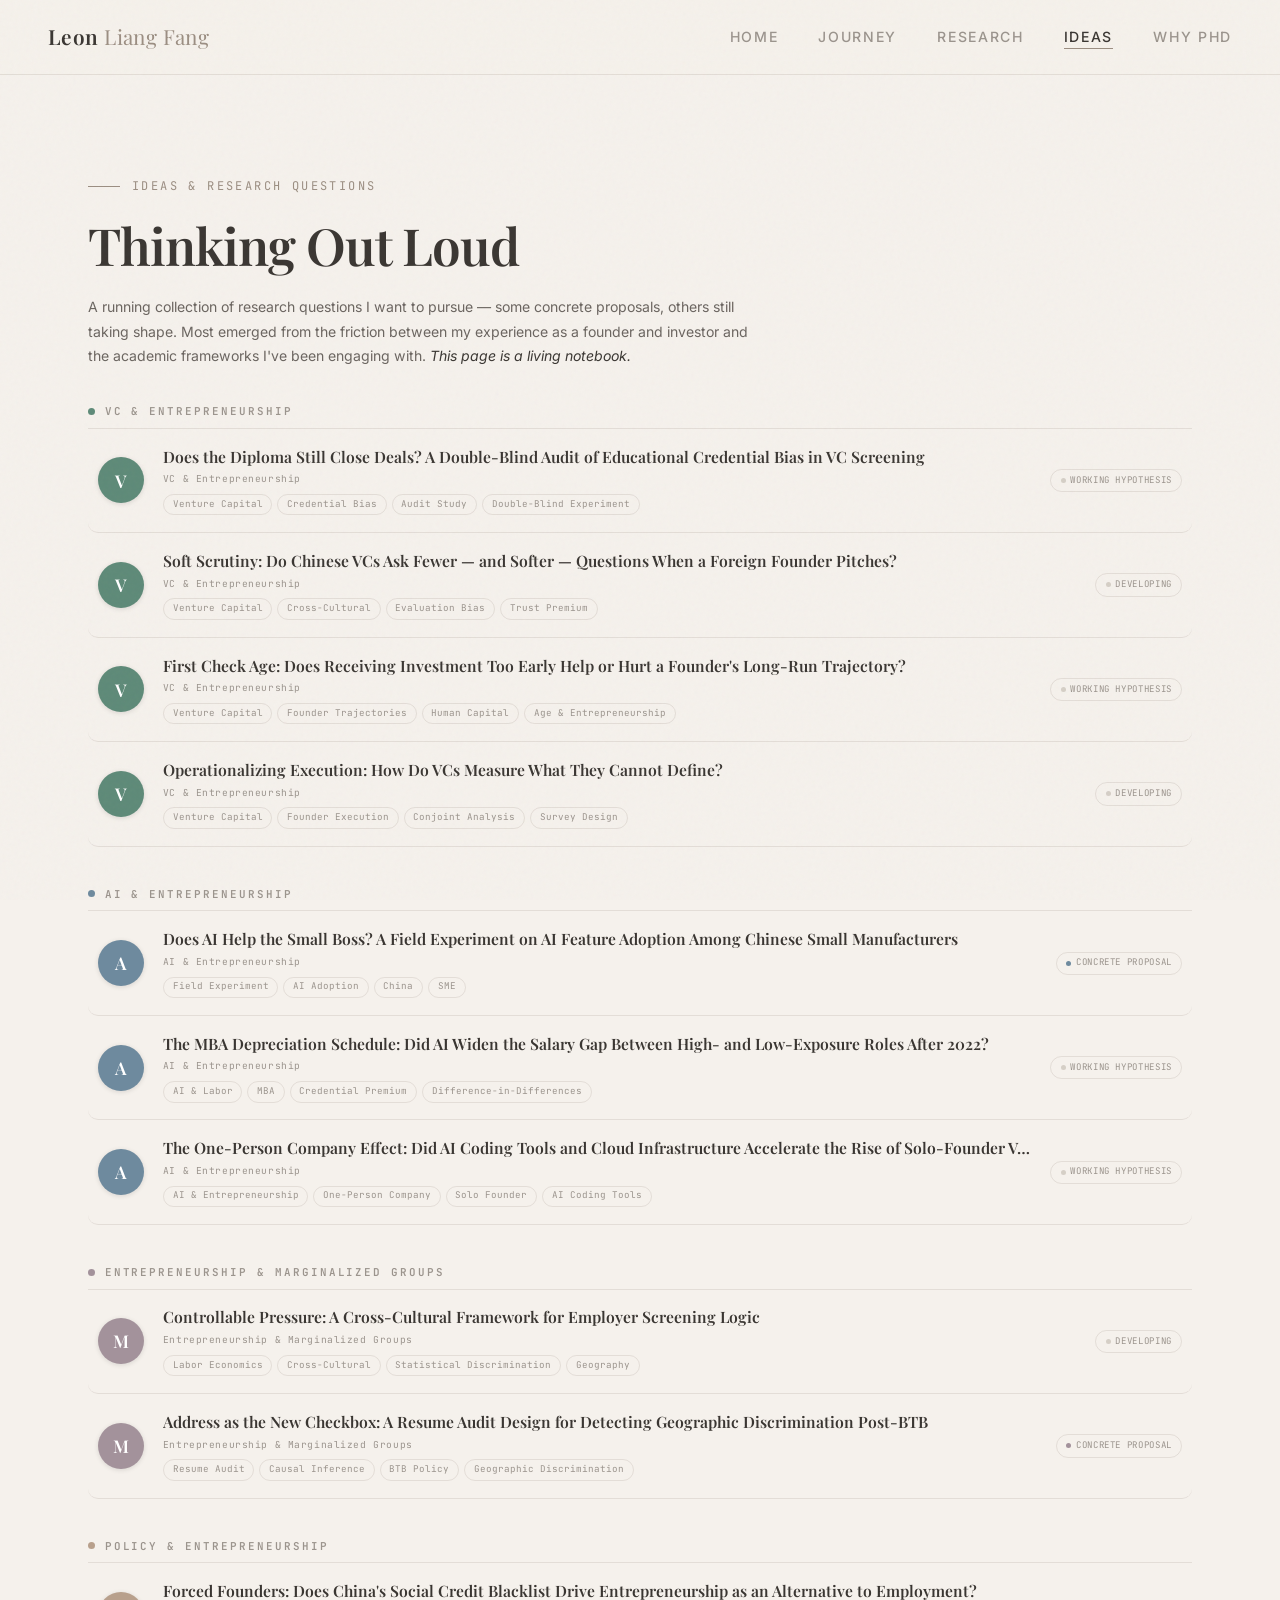
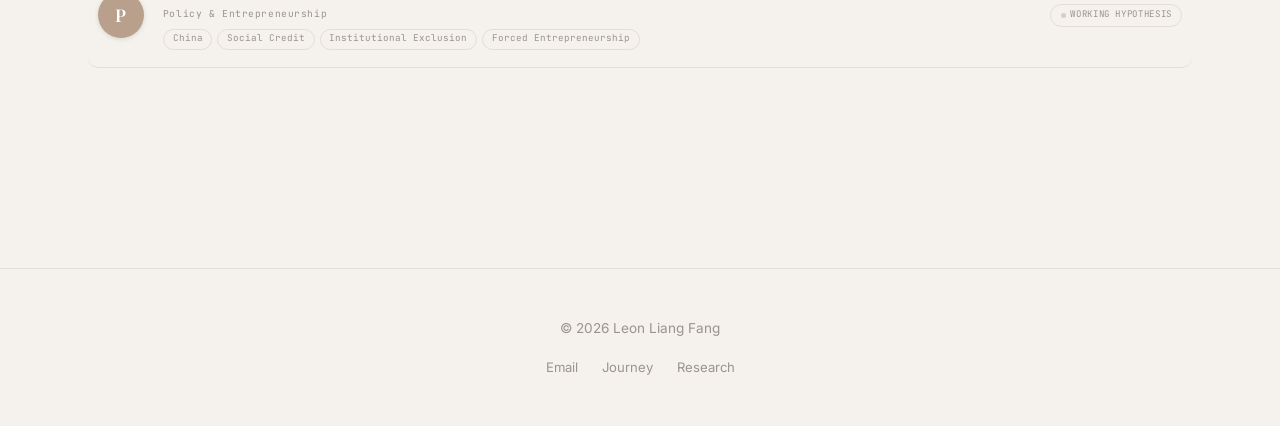
<file: ideas.html>
<!DOCTYPE html>
<html lang="en">
<head>
  <meta charset="UTF-8">
  <meta name="viewport" content="width=device-width, initial-scale=1.0">
  <title>Ideas — Leon Liang Fang</title>
  <link rel="preconnect" href="https://fonts.googleapis.com">
  <link rel="preconnect" href="https://fonts.gstatic.com" crossorigin>
  <link href="https://fonts.googleapis.com/css2?family=Inter:wght@300;400;500;600&family=Playfair+Display:ital,wght@0,400;0,600;0,700;1,400&family=JetBrains+Mono:wght@300;400&display=swap" rel="stylesheet">
  <link rel="stylesheet" href="css/style.css">
  <style>
  /* ================================================
     IDEAS PAGE
     ================================================ */

  /* ---- Intro ---- */
  .ideas-intro {
    max-width: 680px;
    margin-bottom: 2.2rem;
  }
  .ideas-intro p {
    font-size: 0.88rem;
    color: var(--text-secondary);
    line-height: 1.75;
  }
  .ideas-intro em {
    color: var(--text-primary);
    font-style: italic;
  }

  /* ---- Category section ---- */
  .idea-category {
    margin-bottom: 2.5rem;
  }
  .idea-category-title {
    font-family: var(--font-mono);
    font-size: 0.68rem;
    text-transform: uppercase;
    letter-spacing: 0.18em;
    color: var(--text-muted);
    margin-bottom: 0.6rem;
    display: flex;
    align-items: center;
    gap: 0.6rem;
  }
  .category-dot {
    width: 7px;
    height: 7px;
    border-radius: 50%;
    flex-shrink: 0;
  }

  /* ---- Ideas list ---- */
  .idea-list {
    display: flex;
    flex-direction: column;
    border-top: 1px solid var(--border-light);
  }

  /* ---- Single list item ---- */
  .idea-item {
    display: flex;
    align-items: center;
    gap: 1.2rem;
    padding: 1.05rem 0.6rem;
    border-bottom: 1px solid var(--border-light);
    cursor: pointer;
    border-radius: 10px;
    transition: transform 0.22s cubic-bezier(0.25, 0.46, 0.45, 0.94),
                background 0.18s ease,
                box-shadow 0.22s ease;
    position: relative;
  }
  .idea-item:hover {
    transform: scale(1.018) translateY(-1px);
    background: var(--bg-secondary);
    box-shadow: 0 4px 20px rgba(58, 54, 50, 0.07);
    z-index: 1;
  }

  /* Category color icon */
  .idea-item-icon {
    width: 46px;
    height: 46px;
    border-radius: 50%;
    display: flex;
    align-items: center;
    justify-content: center;
    flex-shrink: 0;
    font-family: var(--font-serif);
    font-size: 1.1rem;
    font-weight: 600;
    color: white;
    box-shadow: 0 1px 5px rgba(0,0,0,0.12);
  }

  /* Text content */
  .idea-item-content {
    flex: 1;
    min-width: 0;
  }
  .idea-item-title {
    font-family: var(--font-serif);
    font-size: 0.98rem;
    font-weight: 600;
    color: var(--text-primary);
    line-height: 1.35;
    margin-bottom: 0.28rem;
    white-space: nowrap;
    overflow: hidden;
    text-overflow: ellipsis;
  }
  .idea-item-meta {
    font-family: var(--font-mono);
    font-size: 0.6rem;
    color: var(--text-muted);
    letter-spacing: 0.06em;
    margin-bottom: 0.4rem;
  }
  .idea-item-tags {
    display: flex;
    flex-wrap: wrap;
    gap: 0.3rem;
  }
  .idea-tag {
    font-family: var(--font-mono);
    font-size: 0.58rem;
    padding: 0.12rem 0.55rem;
    border-radius: 100px;
    border: 1px solid var(--border-light);
    color: var(--text-muted);
  }

  /* Maturity badge */
  .idea-item-maturity {
    display: flex;
    align-items: center;
    gap: 0.3rem;
    flex-shrink: 0;
    font-family: var(--font-mono);
    font-size: 0.57rem;
    letter-spacing: 0.07em;
    text-transform: uppercase;
    color: var(--text-muted);
    border: 1px solid var(--border-light);
    border-radius: 100px;
    padding: 0.18rem 0.6rem;
    white-space: nowrap;
    transition: color 0.18s ease, border-color 0.18s ease;
  }
  .idea-item-maturity-dot {
    width: 5px;
    height: 5px;
    border-radius: 50%;
    flex-shrink: 0;
  }
  .idea-item:hover .idea-item-maturity {
    color: var(--text-secondary);
    border-color: var(--border-medium);
  }

  /* ================================================
     FULL-SCREEN MODAL
     ================================================ */
  .idea-modal {
    position: fixed;
    inset: 0;
    z-index: 1000;
    display: flex;
    align-items: center;
    justify-content: center;
    opacity: 0;
    pointer-events: none;
    transition: opacity 0.28s ease;
  }
  .idea-modal.visible {
    opacity: 1;
    pointer-events: auto;
  }
  .modal-backdrop {
    position: absolute;
    inset: 0;
    background: rgba(46, 42, 38, 0.52);
    backdrop-filter: blur(10px);
    -webkit-backdrop-filter: blur(10px);
  }
  .modal-card {
    position: relative;
    z-index: 1;
    background: var(--bg-primary);
    border-radius: 18px;
    width: min(700px, 92vw);
    max-height: 82vh;
    overflow: hidden;
    display: flex;
    flex-direction: column;
    box-shadow: 0 28px 90px rgba(0, 0, 0, 0.22);
    transform: scale(0.94) translateY(12px);
    transition: transform 0.3s cubic-bezier(0.25, 0.46, 0.45, 0.94);
  }
  .idea-modal.visible .modal-card {
    transform: scale(1) translateY(0);
  }
  .modal-accent-bar {
    height: 4px;
    width: 100%;
    flex-shrink: 0;
  }
  .modal-close {
    position: absolute;
    top: 1rem;
    right: 1rem;
    z-index: 2;
    width: 32px;
    height: 32px;
    border-radius: 50%;
    background: var(--bg-secondary);
    border: 1px solid var(--border-light);
    cursor: pointer;
    display: flex;
    align-items: center;
    justify-content: center;
    font-size: 1rem;
    color: var(--text-muted);
    line-height: 1;
    transition: background 0.18s, color 0.18s;
  }
  .modal-close:hover {
    background: var(--border-light);
    color: var(--text-primary);
  }
  .modal-body {
    flex: 1;
    overflow-y: auto;
    padding: 2.2rem 2.5rem 2.8rem;
    scrollbar-width: thin;
    scrollbar-color: var(--border-light) transparent;
  }
  .modal-body::-webkit-scrollbar { width: 3px; }
  .modal-body::-webkit-scrollbar-thumb { background: var(--border-light); border-radius: 2px; }

  /* Modal header */
  .modal-header {
    display: flex;
    align-items: flex-start;
    gap: 1.1rem;
    margin-bottom: 1.4rem;
    padding-bottom: 1.4rem;
    border-bottom: 1px solid var(--border-light);
  }
  .modal-icon {
    width: 56px;
    height: 56px;
    border-radius: 50%;
    display: flex;
    align-items: center;
    justify-content: center;
    flex-shrink: 0;
    font-family: var(--font-serif);
    font-size: 1.3rem;
    font-weight: 600;
    color: white;
    box-shadow: 0 2px 8px rgba(0,0,0,0.15);
  }
  .modal-header-text { flex: 1; min-width: 0; }
  .modal-title {
    font-family: var(--font-serif);
    font-size: 1.4rem;
    font-weight: 600;
    color: var(--text-primary);
    line-height: 1.25;
    margin-bottom: 0.35rem;
  }
  .modal-meta {
    font-family: var(--font-mono);
    font-size: 0.63rem;
    color: var(--text-muted);
    letter-spacing: 0.07em;
    line-height: 1.6;
    display: flex;
    align-items: center;
    gap: 0.5rem;
    flex-wrap: wrap;
  }
  .modal-maturity-badge {
    font-family: var(--font-mono);
    font-size: 0.57rem;
    letter-spacing: 0.07em;
    text-transform: uppercase;
    padding: 0.12rem 0.55rem;
    border-radius: 100px;
    border: 1px solid var(--modal-accent, var(--accent-taupe));
    color: var(--modal-accent, var(--accent-taupe));
    opacity: 0.85;
  }

  /* Abstract */
  .modal-abstract {
    font-size: 0.88rem;
    color: var(--text-muted);
    font-style: italic;
    line-height: 1.75;
    margin-bottom: 1.2rem;
    padding: 0.9rem 1.1rem;
    background: var(--bg-secondary);
    border-radius: 10px;
    border-left: 3px solid var(--modal-accent, var(--accent-taupe));
  }

  /* Bullet list */
  .modal-desc-list {
    list-style: none;
    padding: 0;
    margin: 0 0 1.5rem;
  }
  .modal-desc-list li {
    position: relative;
    padding-left: 1.1rem;
    font-size: 0.9rem;
    color: var(--text-secondary);
    line-height: 1.72;
    margin-bottom: 0.42rem;
  }
  .modal-desc-list li::before {
    content: '';
    position: absolute;
    left: 0;
    top: 0.62em;
    width: 5px;
    height: 5px;
    border-radius: 50%;
    background: var(--modal-accent, var(--accent-taupe));
    opacity: 0.55;
  }

  /* Section label inside modal */
  .modal-section-label {
    font-family: var(--font-mono);
    font-size: 0.6rem;
    text-transform: uppercase;
    letter-spacing: 0.15em;
    color: var(--text-muted);
    margin: 1.2rem 0 0.5rem;
  }

  /* Tags */
  .modal-tags {
    display: flex;
    flex-wrap: wrap;
    gap: 0.4rem;
  }
  .modal-tag {
    font-family: var(--font-mono);
    font-size: 0.62rem;
    padding: 0.18rem 0.65rem;
    border-radius: 100px;
    border: 1px solid var(--border-light);
    color: var(--text-muted);
  }
  .modal-tag.accent {
    border-color: var(--modal-accent, var(--accent-taupe));
    color: var(--modal-accent, var(--accent-taupe));
    opacity: 0.85;
  }

  /* ================================================
     MOBILE RESPONSIVE
     ================================================ */
  @media (max-width: 900px) {
    .idea-item {
      padding: 1rem 0.4rem;
      gap: 0.8rem;
    }
    .idea-item-icon {
      width: 38px;
      height: 38px;
      font-size: 0.9rem;
    }
    .idea-item-title {
      font-size: 0.88rem;
      white-space: normal;
    }
    .idea-item-meta {
      font-size: 0.55rem;
    }
    .idea-item-maturity {
      display: none;
    }

    /* Modal: full screen on mobile */
    .modal-card {
      width: 100vw;
      max-height: 100vh;
      height: 100vh;
      border-radius: 0;
      max-width: none;
    }
    .idea-modal.visible .modal-card {
      transform: scale(1) translateY(0);
    }
    .modal-body {
      padding: 1.5rem 1.2rem 2rem;
    }
    .modal-header {
      flex-direction: column;
      gap: 0.8rem;
    }
    .modal-icon {
      width: 44px;
      height: 44px;
      font-size: 1.1rem;
    }
    .modal-title {
      font-size: 1.2rem;
    }
    .modal-abstract {
      font-size: 0.82rem;
      padding: 0.7rem 0.9rem;
    }
    .modal-desc-list li {
      font-size: 0.84rem;
      padding-left: 0.9rem;
    }
    .modal-close {
      top: 0.8rem;
      right: 0.8rem;
      width: 36px;
      height: 36px;
    }
  }

  @media (max-width: 480px) {
    .idea-item-tags {
      display: none;
    }
    .modal-body {
      padding: 1.2rem 1rem 1.5rem;
    }
    .modal-title {
      font-size: 1.05rem;
    }
  }
  </style>
</head>
<body>

  <div class="grain-overlay"></div>

  <nav class="nav">
    <a href="index.html" class="nav-logo">Leon <span>Liang Fang</span></a>
    <ul class="nav-links">
      <li><a href="index.html">Home</a></li>
      <li><a href="cv.html">Journey</a></li>
      <li><a href="research.html">Research</a></li>
      <li><a href="ideas.html" class="active">Ideas</a></li>
      <li><a href="why-phd.html">Why PhD</a></li>
    </ul>
    <button class="nav-toggle" aria-label="Menu">
      <span></span><span></span><span></span>
    </button>
  </nav>

  <main class="page-content">
    <section class="section">
      <div class="section-label">Ideas &amp; Research Questions</div>
      <h1 class="fade-in" style="margin-bottom: 1rem;">Thinking Out Loud</h1>
      <div class="ideas-intro fade-in">
        <p>A running collection of research questions I want to pursue — some concrete proposals, others still taking shape.
           Most emerged from the friction between my experience as a founder and investor and the academic frameworks I've been engaging with.
           <em>This page is a living notebook.</em></p>
      </div>

      <div id="ideasContainer"></div>
    </section>
  </main>

  <!-- Full-screen modal -->
  <div class="idea-modal" id="ideaModal" role="dialog" aria-modal="true">
    <div class="modal-backdrop" id="ideaModalBackdrop"></div>
    <div class="modal-card">
      <div class="modal-accent-bar" id="ideaAccentBar"></div>
      <button class="modal-close" id="ideaModalClose" aria-label="Close">&#10005;</button>
      <div class="modal-body" id="ideaModalBody"></div>
    </div>
  </div>

  <footer class="footer">
    <p>&copy; 2026 Leon Liang Fang</p>
    <div class="footer-links">
      <a href="mailto:liang.fang0611@gmail.com">Email</a>
      <a href="cv.html">Journey</a>
      <a href="research.html">Research</a>
    </div>
  </footer>

  <script src="js/main.js"></script>
  <script>
  /* ============================================================
     IDEAS DATA
     ============================================================ */
  const IDEA_CATEGORIES = [
    {
      id: 'vc',
      label: 'VC & Entrepreneurship',
      dotColor: '#5E8A78',
      iconLetter: 'V',
      items: [
        {
          title: 'Does the Diploma Still Close Deals? A Double-Blind Audit of Educational Credential Bias in VC Screening',
          category: 'VC & Entrepreneurship',
          maturity: 'Working Hypothesis',
          color: '#5E8A78',
          iconLetter: 'V',
          abstract: 'Venture capitalists routinely cite the quality of the founding team as their top investment criterion — but how much of that judgment is about the person versus the institution on their resume? This study uses a double-blind audit design: identical business plans and AI startup proposals are shown to investors, with founder educational credentials varied across treatment groups. By holding everything else constant and randomizing only credential information, we can cleanly measure how much a degree from a prestigious school inflates — or an unknown school deflates — investor interest, question quality, and willingness to proceed.',
          points: [
            {
              label: 'Experimental Design',
              items: [
                'Prepare a set of high-quality, realistic business plans and AI startup proposals with identical content, financials, and market analysis — the pitch material itself is held constant across all conditions',
                'Randomize founder educational background across three conditions: (A) top-tier institution (Stanford, MIT, Tsinghua), (B) non-prestigious but legitimate institution, (C) no degree information disclosed',
                'Present to a sample of active VC professionals; measure investment interest (binary proceed/pass), number and depth of follow-up questions, perceived founder credibility ratings, and hypothetical term sheet willingness'
              ]
            },
            {
              label: 'What We Are Testing',
              items: [
                'Primary question: does credential tier shift investment decisions when the underlying business opportunity is identical? If yes, by how much — and is the effect larger at early stage (where founder signals dominate) than growth stage (where traction dominates)?',
                'Credential disclosure vs. suppression: does withholding credential information (Group C) cause investors to assume a negative signal, or do they evaluate the pitch on its merits? The direction of this effect distinguishes optimistic from pessimistic default priors',
                'Substitute signal question: when credentials are hidden, do investors ask more probing questions about team background, or shift weight toward traction metrics and market size — revealing what they use credentials as a proxy for'
              ]
            },
            {
              label: 'Why This Matters',
              items: [
                'If investors with identical pitch material fund Group A at meaningfully higher rates than Groups B or C, it reveals credential-driven pattern matching that is independent of actual startup quality — a structural bias in how capital gets allocated',
                'Has direct implications for non-traditional founders: founders from non-elite backgrounds with strong ideas may face systematic screening disadvantage at the earliest, most consequential stage of the funding funnel',
                'Cross-cultural extension: the credential premium is likely larger in Asian VC markets (where academic pedigree carries significant social weight) than in Silicon Valley (where dropout mythology partially offsets it) — testing both provides a theoretically interesting contrast'
              ]
            }
          ],
          tags: ['Venture Capital', 'Credential Bias', 'Audit Study', 'Double-Blind Experiment', 'Signal Theory', 'Access to Capital']
        },
        {
          title: 'Soft Scrutiny: Do Chinese VCs Ask Fewer — and Softer — Questions When a Foreign Founder Pitches?',
          category: 'VC & Entrepreneurship',
          maturity: 'Developing',
          color: '#5E8A78',
          iconLetter: 'V',
          abstract: 'Observed in practice: when a foreign team member takes the lead in a pitch to Chinese VCs, the Q&A tends to be shorter, less probing, and more deferential than when the same content is delivered by a Chinese founder. Two competing explanations exist — a language accommodation effect (VCs soften questions to reduce conversational friction) and a trust premium effect (foreign, especially Western, technical founders enjoy higher baseline credibility). Disentangling these requires a controlled experiment.',
          points: [
            {
              label: 'The Two Hypotheses',
              items: [
                'Language Barrier Hypothesis: VCs ask fewer and softer questions because cross-lingual communication is cognitively costly and socially awkward — the effect disappears if the foreign founder speaks fluent Mandarin',
                'Trust Premium Hypothesis: VCs extend greater epistemic deference to foreign (particularly Western) technical founders, treating nationality as a positive quality signal independent of language — the effect persists even in same-language conditions',
                'A third, complementary mechanism: face-saving norms may discourage VCs from visibly challenging a foreign guest in a group setting, creating a social courtesy effect layered on top of either cognitive mechanism'
              ]
            },
            {
              label: 'Experimental Design',
              items: [
                'Vignette / video experiment: produce identical pitch recordings varying only the presenter along two dimensions — nationality (Chinese vs. Western-presenting) and language (Mandarin vs. English with translation)',
                'Assign Chinese VC professionals to rate their intended follow-up questions on a standardized scale: quantity, perceived adversarialness, and epistemic depth',
                'A 2×2 design (nationality × language) allows clean separation: if the effect persists in the Mandarin-speaking foreign-founder condition, it cannot be attributed to language barrier alone'
              ]
            },
            {
              label: 'Broader Implications',
              items: [
                'If the trust premium hypothesis holds, it implies a systematic cross-border evaluation asymmetry: foreign founders receive a due-diligence discount that could distort capital allocation toward weaker international deals',
                'Connects to status characteristics theory — in uncertain evaluation contexts (early-stage, high technical ambiguity), high-status demographic signals (Western founder, technical role) reduce scrutiny as a heuristic substitute for competence assessment',
                'Has policy and practical relevance: Chinese VC firms increasingly evaluate cross-border deals; understanding the source of evaluation bias is prerequisite to correcting it'
              ]
            }
          ],
          tags: ['Venture Capital', 'Cross-Cultural', 'Evaluation Bias', 'Trust Premium', 'China', 'Experimental Design', 'Status Characteristics']
        },
        {
          title: 'First Check Age: Does Receiving Investment Too Early Help or Hurt a Founder\'s Long-Run Trajectory?',
          category: 'VC & Entrepreneurship',
          maturity: 'Working Hypothesis',
          color: '#5E8A78',
          iconLetter: 'V',
          abstract: 'Some founders receive their first institutional check in high school or early college. Is this a gift or a trap? Early investment may confer durable advantages — VC network access, learning-by-doing, and a quality signal that compounds across future fundraising rounds. But it may equally impose costs: foreclosed education, premature scaling pressure, and a warped risk calibration before the founder has developed judgment. This study uses longitudinal founder-level data to ask whether age at first investment predicts long-run entrepreneurial outcomes.',
          points: [
            {
              label: 'Competing Mechanisms',
              items: [
                'Accelerant hypothesis: early investment provides compounding network access and mentorship at a formative stage — the VC relationship itself is the durable asset, not the capital',
                'Signal compounding hypothesis: being funded at 17 is an extraordinarily strong quality signal; if investors use prior funding as a credibility anchor, early-funded founders enter every future round with a reputational head start',
                'Opportunity cost hypothesis: founders who take money early forgo education, peer network formation, and low-stakes experimentation — the very inputs that produce founder judgment in later, higher-stakes ventures',
                'Overconfidence trap: early success may calibrate risk tolerance incorrectly, leading to overextension or premature product-market fit assumptions in subsequent ventures'
              ]
            },
            {
              label: 'Data & Outcomes',
              items: [
                'Primary data source: Crunchbase / PitchBook founder-level records — first funding date matched to founder birth year or graduation year to approximate age at first check',
                'Outcome variables: (1) total capital raised across all ventures, (2) probability of any exit (acquisition or IPO), (3) IPO probability specifically, (4) time to exit, (5) number of subsequent ventures founded',
                'Secondary cut: compare "very early" founders (funded ≤ age 22) vs. "standard" founders (23–30) vs. "late" founders (30+), controlling for sector, vintage year, and geography'
              ]
            },
            {
              label: 'Identification Challenge',
              items: [
                'Core endogeneity problem: the youngest-funded founders are almost certainly right-tail outliers in ability — any positive outcome correlation may reflect selection, not the effect of early funding itself',
                'Proposed instrument: regional variation in the density of youth-focused accelerators and high-school entrepreneurship programs, which shifts the probability of early funding without directly affecting long-run founder quality',
                'Complementary approach: within-founder analysis for serial entrepreneurs — does the gap between first-check age and subsequent venture outcomes shrink as controls are added, pointing toward selection rather than treatment?'
              ]
            }
          ],
          tags: ['Venture Capital', 'Founder Trajectories', 'Human Capital', 'Age & Entrepreneurship', 'Longitudinal Data', 'Crunchbase', 'Selection Effects']
        },
        {
          title: 'Operationalizing Execution: How Do VCs Measure What They Cannot Define?',
          category: 'VC & Entrepreneurship',
          maturity: 'Developing',
          color: '#5E8A78',
          iconLetter: 'V',
          abstract: '"Execution ability" is the most frequently cited criterion in venture investment decisions and the least rigorously defined. Investors say they know it when they see it — but what exactly are they seeing? This study develops a multi-dimensional taxonomy of execution signals used by VCs, tests whether investors agree on which signals matter most (inter-rater reliability), and compares stated importance rankings against revealed preferences in a conjoint experiment. The gap between the two is where the most interesting findings live.',
          points: [
            {
              label: 'The Four Execution Dimensions',
              items: [
                'Business plan completeness: does the degree of preparation and internal consistency in a founding document predict investor confidence — or does over-polished documentation signal consultancy thinking rather than builder mentality?',
                'Early user acquisition speed: how quickly the founding team acquired their first 100/1,000 users, treated as a revealed hustle signal independent of product quality',
                'Core team stability: whether co-founders and early key hires remained through the evaluation period — tests whether team cohesion functions as a proxy for founder leadership and vision clarity',
                'Product iteration velocity: time between meaningful product releases, used as a measure of learning agility and operational throughput under resource constraints'
              ]
            },
            {
              label: 'Two-Stage Research Design',
              items: [
                'Stage 1 — Survey: ask a sample of active VCs to rank the four dimensions by importance, define their own execution criteria in open response, and rate how consistently they apply each signal across deals. This establishes stated preferences and inter-rater reliability',
                'Stage 2 — Conjoint experiment: present investors with pairs of founder profiles that vary systematically across the four execution dimensions (and a fifth control dimension). Measure which attributes actually drive simulated investment decisions — this is the revealed preference measure',
                'Key comparison: wherever stated rankings (Stage 1) diverge from conjoint weights (Stage 2), the gap reveals systematic self-deception or social desirability bias in how investors describe their own decision-making',
                'Optional Stage 3 — Retrospective validation: for a sample of funded companies, score early-stage execution signals from archival data (Crunchbase, LinkedIn, press coverage) and test whether any dimension predicts 3-year outcomes better than others'
              ]
            },
            {
              label: 'What Would Make This Publishable',
              items: [
                'The construct validity contribution: this study would produce the first validated, multi-item measurement instrument for "founder execution ability" as perceived by investors — a building block other researchers can use',
                'Cross-cultural extension: do Chinese VCs and U.S. VCs weight the same execution signals differently? Team stability may carry more weight in China (where co-founder splits are highly stigmatized); user acquisition speed may be weighted more heavily in the U.S. (growth-first culture)',
                'Stated vs. revealed divergence as the headline finding: if investors claim to weight team stability highest but conjoint data shows user acquisition speed dominates actual choices, that discrepancy is itself a publishable insight about self-knowledge limitations in expert judgment'
              ]
            }
          ],
          tags: ['Venture Capital', 'Founder Execution', 'Conjoint Analysis', 'Survey Design', 'Stated vs. Revealed Preference', 'Measurement', 'Cross-Cultural VC']
        }
      ]
    },
    {
      id: 'ai',
      label: 'AI & Entrepreneurship',
      dotColor: '#6E8A9E',
      iconLetter: 'A',
      items: [
        {
          title: 'Does AI Help the Small Boss? A Field Experiment on AI Feature Adoption Among Chinese Small Manufacturers',
          category: 'AI & Entrepreneurship',
          maturity: 'Concrete Proposal',
          color: '#6E8A9E',
          iconLetter: 'A',
          abstract: 'Millions of small Chinese factory owners manage procurement, pricing, customer communication, and inventory with minimal digital infrastructure. A SaaS platform serving several thousand such users offers a rare opportunity: a randomized field experiment embedding AI-assisted features into tools these owners already use daily. By varying which AI features are pushed to which users, we can causally identify whether AI tools improve business outcomes for a low-tech, high-skepticism population that is almost entirely absent from existing AI adoption research.',
          points: [
            {
              label: 'Experimental Design',
              items: [
                'Platform RCT: users are randomly assigned across treatment arms at the account level prior to feature rollout — eliminating selection bias that plagues voluntary adoption studies',
                'Four treatment arms: (1) AI customer communication assistant (replying to inquiries, quoting prices); (2) AI inventory & demand forecasting; (3) AI financial summary & reporting; (4) control group receiving a cosmetic UI update with no functional AI capability',
                'A fifth "bundle" arm receives all three AI features — allowing estimation of complementarity effects between tool types',
                'Staggered rollout design: if pure randomization is operationally difficult, a waitlist RCT (phased release by cohort) preserves causal identification via difference-in-differences with staggered treatment timing'
              ]
            },
            {
              label: 'Outcome Variables',
              items: [
                'Primary business outcomes: monthly revenue/GMV (drawn from platform transaction logs), order volume, customer repeat-purchase rate, and inventory turnover ratio',
                'Platform engagement: daily active use, feature-specific click-through and task completion rates, time-on-platform — distinguishes genuine adoption from passive receipt',
                'Efficiency proxies: response time to customer inquiries, quote generation speed, month-end reconciliation time (all measurable within the SaaS system)',
                'Survival & exit: 6- and 12-month business continuity, measured by sustained platform subscription and self-reported factory operating status'
              ]
            },
            {
              label: 'Control Variables & Heterogeneity',
              items: [
                'Key controls: factory size (employee headcount), owner age and education level, industry sub-sector (apparel vs. hardware vs. electronics), prior digital tool usage intensity, geographic tier (Tier 1–4 city)',
                'Central heterogeneity hypothesis: AI tools should generate the largest gains for owners with the lowest baseline digital literacy — the "last-mile AI" prediction. This is the opposite of the skill-biased technology narrative dominant in Western AI research',
                'Secondary heterogeneity: effects may be larger for customer-facing features (communication, quoting) than back-office features (forecasting, reporting) among owners who are already strong on intuitive demand sensing but weak on written communication',
                'Complementarity test: does the bundle arm outperform the sum of individual treatment arms? Positive complementarity would suggest AI tools work as a system, not as isolated utilities'
              ]
            }
          ],
          tags: ['Field Experiment', 'AI Adoption', 'China', 'SME', 'Manufacturing', 'RCT', 'Platform Data', 'Technology & Entrepreneurship']
        },
        {
          title: 'The MBA Depreciation Schedule: Did AI Widen the Salary Gap Between High- and Low-Exposure Roles After 2022?',
          category: 'AI & Entrepreneurship',
          maturity: 'Working Hypothesis',
          color: '#6E8A9E',
          iconLetter: 'A',
          abstract: 'MBA programs train graduates for careers in finance, consulting, and general management — many of which sit squarely in AI\'s high-exposure zone. If AI erodes the human capital value of skills taught in business school (financial modeling, market analysis, structured problem-solving), then post-2022 salary data should reveal a divergence: MBA graduates who landed in AI-resilient roles retain their credential premium, while those in high-exposure roles see it compress. The ChatGPT launch in late 2022 provides a clean natural experiment to test this.',
          points: [
            {
              label: 'Identification Strategy',
              items: [
                'Difference-in-differences design: compare salary growth trajectories of MBA graduates in high-AI-exposure occupations vs. low-AI-exposure occupations, before and after Q4 2022 (ChatGPT launch as an exogenous shock)',
                'AI exposure index: apply existing occupation-level AI exposure measures (e.g., Felten et al. 2023, Acemoglu\'s automation exposure index) to map each MBA graduate\'s job title onto a continuous exposure score',
                'Treatment timing: the 2022 shock is sharp and externally imposed — it allows a pre/post design without requiring an instrument, as long as parallel trends hold in the pre-period'
              ]
            },
            {
              label: 'Data Sources',
              items: [
                'GMAC annual alumni surveys: the Graduate Management Admission Council conducts large-scale salary surveys of MBA graduates by function, industry, and years-out — covers pre- and post-2022 cohorts',
                'LinkedIn Salary and Glassdoor: job-title-level salary data with graduation year filters, allowing construction of a panel by cohort × occupation × year',
                'Complementary: compare MBA premium against non-MBA workers in the same occupation to isolate the credential component — does AI compress the degree premium specifically, or compress wages in that occupation overall?'
              ]
            },
            {
              label: 'Key Hypotheses & Heterogeneity',
              items: [
                'Primary hypothesis: the MBA salary premium in high-exposure functions (finance, consulting, marketing analytics) declines post-2022 relative to low-exposure functions (general management, operations leadership, entrepreneurship)',
                'Signal vs. human capital decomposition: if the credential premium shrinks only in task-intensive roles but holds in managerial or relational roles, it suggests AI is eroding human capital value while leaving signaling value intact — a theoretically clean distinction',
                'Tier heterogeneity: the effect should be larger for graduates of lower-ranked programs (whose credential primarily signals access to training, not elite network) and smaller for top-10 programs (where the network and brand persist regardless of skill obsolescence)',
                'Tenure heterogeneity: recent graduates are more exposed — their salary is more tightly tied to task execution skills; senior MBAs with accumulated social capital and positional authority should see smaller effects'
              ]
            }
          ],
          tags: ['AI & Labor', 'MBA', 'Credential Premium', 'Difference-in-Differences', 'AI Exposure', 'Salary Data', 'Human Capital vs. Signaling']
        },
        {
          title: 'The One-Person Company Effect: Did AI Coding Tools and Cloud Infrastructure Accelerate the Rise of Solo-Founder Ventures?',
          category: 'AI & Entrepreneurship',
          maturity: 'Working Hypothesis',
          color: '#6E8A9E',
          iconLetter: 'A',
          abstract: 'Building a software company once required a team: a developer, a designer, an ops engineer, and someone to manage infrastructure. AI coding tools (Claude Code, Cursor, GitHub Copilot) and serverless cloud infrastructure (Vercel, Supabase, AWS Lambda) have compressed all of these into a single person\'s workflow. This study asks whether this technological shift produced a measurable increase in viable one-person companies — not just registered solo LLCs, but ventures that reach revenue, retain users, and survive — and whether AI tooling specifically is the driver or just one factor among many.',
          points: [
            {
              label: 'Why Now, and Why Different',
              items: [
                'Solo entrepreneurship is not new, but historically solo software founders faced a hard ceiling: product scope was bounded by one person\'s time, and scaling required hiring. AI coding assistants remove the time constraint; cloud-native infrastructure removes the ops burden',
                'The key shift post-2022 is qualitative, not just quantitative: one person can now ship, iterate, and operate a product at a pace that previously required a 3–5 person team — this changes the minimum viable company, not just its cost structure',
                'Distinct from the gig economy narrative: OPCs are asset-building ventures (products, recurring revenue, equity) rather than labor-selling arrangements — a theoretically different form of solo economic activity'
              ]
            },
            {
              label: 'Data & Identification',
              items: [
                'U.S. Census Non-employer Statistics: annual counts of zero-employee firms by NAICS sector — look for an inflection in software/information services firms post-2022 relative to other sectors as a falsification test',
                'Product Hunt launch data: each launch includes team size; track the share of solo-founder launches over time and correlate with AI tool adoption milestones (Copilot GA: 2022, ChatGPT: late 2022, Cursor mass adoption: 2024)',
                'GitHub activity: compare commercialization rates (linked product page, Stripe integration, paying users) for solo-contributor repositories before and after AI coding tool availability',
                'Identification challenge: remote work culture, post-layoff entrepreneurship, and AI tooling all accelerated together after 2020. Use sector variation as a partial fix — the effect should be concentrated in software/SaaS and near-zero in hardware, food, or services'
              ]
            },
            {
              label: 'Outcomes Beyond Formation',
              items: [
                'Company formation is the easy part to measure but not the most interesting — what matters is whether AI-era OPCs are more viable: do they reach $1K MRR faster, survive longer, and exit at higher rates than pre-AI solo ventures?',
                'Indie Hackers and similar platforms contain longitudinal self-reported revenue data for thousands of solo founders, with founding year — a under-used dataset for this question',
                'Heterogeneity of interest: the OPC effect should be largest for technical founders (who directly use AI coding tools) and smaller for non-technical founders (who rely on no-code tools) — this distinction lets us isolate AI coding specifically from the broader cloud democratization trend'
              ]
            }
          ],
          tags: ['AI & Entrepreneurship', 'One-Person Company', 'Solo Founder', 'AI Coding Tools', 'Cloud Infrastructure', 'Firm Formation', 'Census Data', 'Indie Hackers']
        }
      ]
    },
    {
      id: 'marginalized',
      label: 'Entrepreneurship & Marginalized Groups',
      dotColor: '#A3929B',
      iconLetter: 'M',
      items: [
        {
          title: 'Controllable Pressure: A Cross-Cultural Framework for Employer Screening Logic',
          category: 'Entrepreneurship & Marginalized Groups',
          maturity: 'Developing',
          color: '#A3929B',
          iconLetter: 'M',
          abstract: 'Employers don\'t merely screen for "low-risk" candidates — they screen for candidates under manageable, predictable pressure. This comparative study examines how residential geography functions as a hidden proxy for financial obligation and compliance in both Chinese and American labor markets, revealing culturally specific but structurally parallel mechanisms of coercive screening.',
          points: [
            {
              label: 'Chinese Context',
              items: [
                'HR professionals show preference for mortgage-holding out-of-town migrant workers: geographic distance from hometown signals financial obligation, lower voluntary quit probability, and tolerance for demanding conditions',
                'Residential status (hukou) and housing debt function as observable proxies for "how trapped" a candidate is — a form of institutionally-sanctioned financial leverage'
              ]
            },
            {
              label: 'U.S. BTB Context',
              items: [
                'Residential address in BTB-adopting jurisdictions encodes neighborhood crime rates, poverty levels, and implicitly substitutes for the criminal history box that policy removed',
                'Employers shift screening burden onto geography when formal criminal record access is blocked — "you live there" becomes the new signal for "you have a record"'
              ]
            },
            {
              label: 'Cross-Cultural Parallel',
              items: [
                'Both contexts reveal geography as an employer-side leverage point for estimating "submissiveness risk" — economically-motivated compliance in China, coercive stability implied by limited mobility in the U.S.',
                'Theoretical contribution: reframes geographic mismatch from a macro labor market phenomenon into an active, intentional screening variable deployed by individual hiring decision-makers'
              ]
            }
          ],
          tags: ['Labor Economics', 'Cross-Cultural', 'Statistical Discrimination', 'Geography', 'BTB Policy', 'China']
        },
        {
          title: 'Address as the New Checkbox: A Resume Audit Design for Detecting Geographic Discrimination Post-BTB',
          category: 'Entrepreneurship & Marginalized Groups',
          maturity: 'Concrete Proposal',
          color: '#A3929B',
          iconLetter: 'M',
          abstract: 'A direct empirical test of whether residential address becomes a substitute signal for criminal record after Ban-the-Box adoption. By randomizing two address dimensions — distance from employer and neighborhood poverty/crime index — across BTB and non-BTB jurisdictions, this design converts "spatial mismatch" from a macro backdrop into a manipulable experimental variable with causal identification.',
          points: [
            {
              label: 'Experimental Design',
              items: [
                'Resume audit: randomize two address dimensions — commute distance (near vs. far) and neighborhood background (high-income vs. high-poverty/high-crime zip code)',
                'Send matched resume pairs to employers in BTB-adopting and non-BTB jurisdictions within the same metropolitan labor market',
                'Outcome variable: callback rate differences across the 2×2 address conditions, interacted with BTB adoption status'
              ]
            },
            {
              label: 'Predicted Findings',
              items: [
                'Black applicants from distant, high-poverty neighborhoods should face elevated rejection specifically in BTB regions — consistent with address functioning as a criminal record substitute',
                'The penalty for "bad address" should increase in magnitude after BTB adoption — the "new checkbox" prediction',
                'Effects should be attenuated in low-discretion hiring contexts (unionized, structured) relative to high-discretion ones'
              ]
            },
            {
              label: 'Methodological Contribution',
              items: [
                'First direct empirical design converting spatial mismatch into a causally identified experimental variable',
                'Addresses a key gap in the BTB literature: most studies examine criminal history effects but cannot distinguish whether observed penalties are due to address signals or other mechanisms'
              ]
            }
          ],
          tags: ['Resume Audit', 'Causal Inference', 'BTB Policy', 'Geographic Discrimination', 'Field Experiment', 'Race & Labor']
        }
      ]
    },
    {
      id: 'policy',
      label: 'Policy & Entrepreneurship',
      dotColor: '#B8A08C',
      iconLetter: 'P',
      items: [
        {
          title: 'Forced Founders: Does China\'s Social Credit Blacklist Drive Entrepreneurship as an Alternative to Employment?',
          category: 'Policy & Entrepreneurship',
          maturity: 'Working Hypothesis',
          color: '#B8A08C',
          iconLetter: 'P',
          abstract: 'China\'s social credit blacklist bars individuals from high-speed rail, air travel, private schooling for children, government procurement, and — critically — most formal employment. Yet it does not bar them from registering a business. If blacklisted individuals are effectively locked out of wage labor, does entrepreneurship become the primary remaining pathway to economic participation? This idea proposes that institutional exclusion mechanisms can paradoxically raise entrepreneurial entry rates among penalized populations.',
          points: [
            {
              label: 'The Mechanism',
              items: [
                'Blacklisted individuals face near-total closure of formal employment channels: background checks flag blacklist status, employers are legally discouraged from hiring blacklistees, and public-sector jobs are categorically barred',
                'Business registration, by contrast, remains legally accessible — creating an asymmetric exclusion structure where self-employment is the last viable economic option',
                'Prediction: blacklist entry should produce a measurable spike in new business registration rates among affected individuals, particularly in low-capital, informal-sector ventures'
              ]
            },
            {
              label: 'Connection to BTB Literature',
              items: [
                'Structurally parallel to "Ban-the-Box" research: when one economic pathway is blocked, individuals shift to adjacent strategies — often less desirable ones',
                'Key distinction: BTB studies typically examine employer behavior; this idea examines the excluded individual\'s strategic response — entrepreneurship as a survival route rather than opportunity-driven entry',
                'Tests whether the "institutional push" model of entrepreneurship generalizes to a non-Western, politically administered exclusion system'
              ]
            },
            {
              label: 'Empirical Strategy',
              items: [
                'Proposed design: difference-in-differences using staggered blacklist adoption timing across Chinese provinces/cities, matching blacklisted individuals to observationally similar non-blacklisted counterparts via administrative data',
                'Outcome variables: new business registration within 6/12/24 months of blacklisting; business survival rates; sectoral distribution (formal vs. informal, registered vs. unregistered)',
                'Heterogeneity analysis: effects should be larger for individuals with prior employment history and smaller for those already self-employed at time of blacklisting'
              ]
            }
          ],
          tags: ['China', 'Social Credit', 'Institutional Exclusion', 'Forced Entrepreneurship', 'Policy & Entrepreneurship', 'Difference-in-Differences']
        }
      ]
    }
  ];

  /* ============================================================
     BUILD LIST
     ============================================================ */
  (function () {
    const container = document.getElementById('ideasContainer');

    IDEA_CATEGORIES.forEach(cat => {
      if (!cat.items.length) return; // skip empty categories for now

      const section = document.createElement('div');
      section.className = 'idea-category fade-in';

      const heading = document.createElement('h2');
      heading.className = 'idea-category-title';
      heading.innerHTML = `<span class="category-dot" style="background:${cat.dotColor}"></span>${cat.label}`;
      section.appendChild(heading);

      const list = document.createElement('div');
      list.className = 'idea-list';

      cat.items.forEach(item => {
        const el = document.createElement('div');
        el.className = 'idea-item';
        el.setAttribute('role', 'button');
        el.setAttribute('tabindex', '0');

        const maturityDotColor = item.maturity === 'Concrete Proposal' ? item.color : 'var(--border-medium)';

        el.innerHTML = `
          <div class="idea-item-icon" style="background:${item.color}">${item.iconLetter}</div>
          <div class="idea-item-content">
            <div class="idea-item-title">${item.title}</div>
            <div class="idea-item-meta">${item.category}</div>
            <div class="idea-item-tags">
              ${item.tags.slice(0, 4).map(t => `<span class="idea-tag">${t}</span>`).join('')}
            </div>
          </div>
          <div class="idea-item-maturity">
            <span class="idea-item-maturity-dot" style="background:${maturityDotColor}"></span>
            ${item.maturity}
          </div>
        `;

        el.addEventListener('click', () => openIdeaModal(item));
        el.addEventListener('keydown', e => { if (e.key === 'Enter' || e.key === ' ') openIdeaModal(item); });
        list.appendChild(el);
      });

      section.appendChild(list);
      container.appendChild(section);
    });
  })();

  /* ============================================================
     MODAL LOGIC
     ============================================================ */
  (function () {
    const modal    = document.getElementById('ideaModal');
    const backdrop = document.getElementById('ideaModalBackdrop');
    const accentBar= document.getElementById('ideaAccentBar');
    const closeBtn = document.getElementById('ideaModalClose');
    const body     = document.getElementById('ideaModalBody');

    window.openIdeaModal = function (item) {
      accentBar.style.background = item.color;
      modal.style.setProperty('--modal-accent', item.color);

      const pointsHTML = item.points.map(section => `
        <div class="modal-section-label">${section.label}</div>
        <ul class="modal-desc-list">
          ${section.items.map(b => `<li>${b}</li>`).join('')}
        </ul>
      `).join('');

      body.innerHTML = `
        <div class="modal-header">
          <div class="modal-icon" style="background:${item.color}">${item.iconLetter}</div>
          <div class="modal-header-text">
            <div class="modal-title">${item.title}</div>
            <div class="modal-meta">
              ${item.category}
              <span class="modal-maturity-badge">${item.maturity}</span>
            </div>
          </div>
        </div>
        <div class="modal-abstract">${item.abstract}</div>
        ${pointsHTML}
        <div class="modal-tags">
          ${item.tags.map((t, i) => `<span class="modal-tag${i < 2 ? ' accent' : ''}">${t}</span>`).join('')}
        </div>
      `;
      body.scrollTop = 0;
      modal.classList.add('visible');
      document.body.style.overflow = 'hidden';
    };

    function closeModal() {
      modal.classList.remove('visible');
      document.body.style.overflow = '';
    }

    closeBtn.addEventListener('click', closeModal);
    backdrop.addEventListener('click', closeModal);
    document.addEventListener('keydown', e => { if (e.key === 'Escape') closeModal(); });
  })();
  </script>
</body>
</html>
</file>
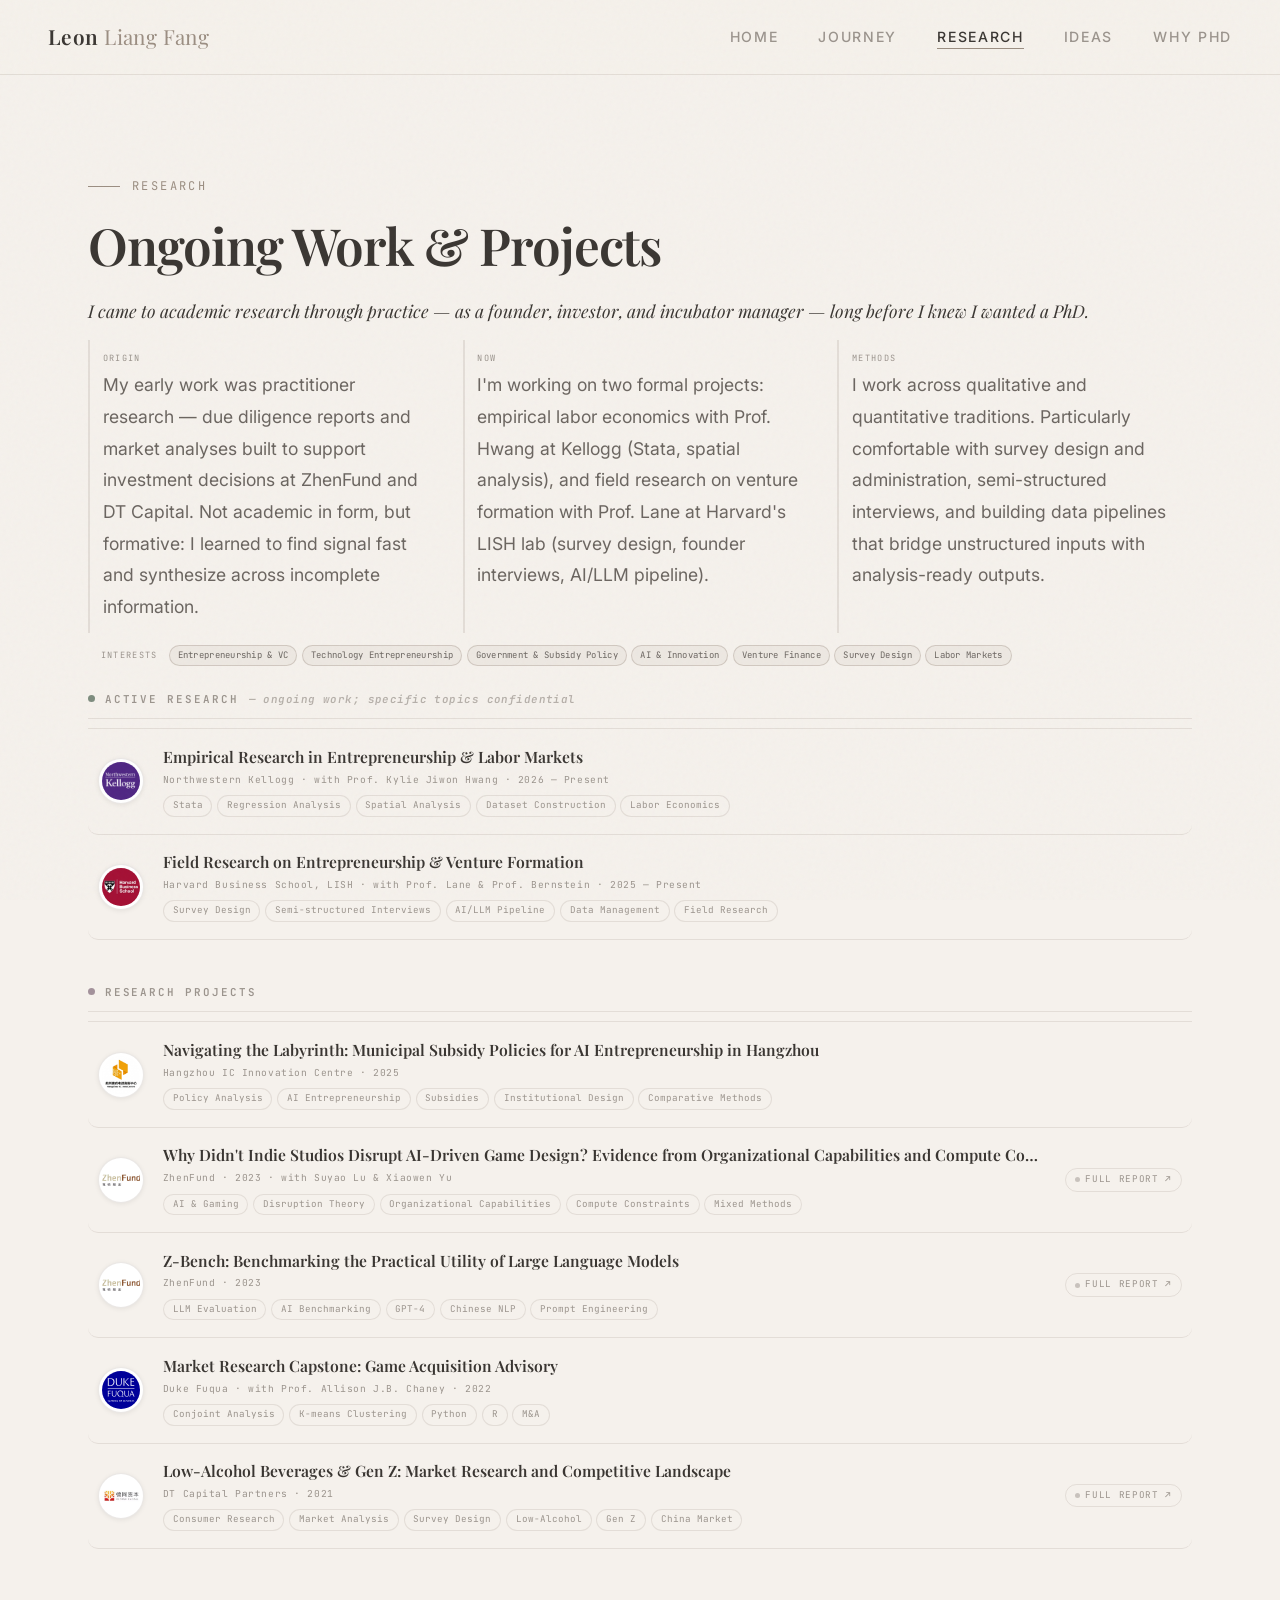
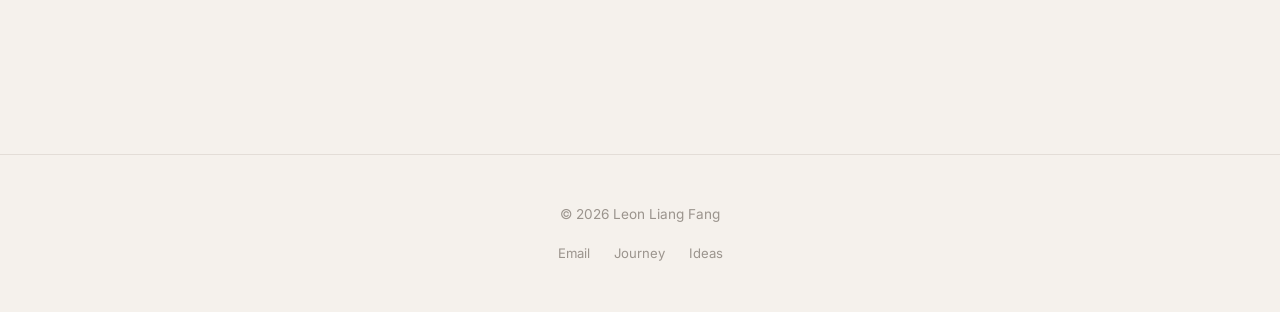
<file: research.html>
<!DOCTYPE html>
<html lang="en">
<head>
  <meta charset="UTF-8">
  <meta name="viewport" content="width=device-width, initial-scale=1.0">
  <title>Research — Leon Liang Fang</title>
  <link rel="preconnect" href="https://fonts.googleapis.com">
  <link rel="preconnect" href="https://fonts.gstatic.com" crossorigin>
  <link href="https://fonts.googleapis.com/css2?family=Inter:wght@300;400;500;600&family=Playfair+Display:ital,wght@0,400;0,600;0,700;1,400&family=JetBrains+Mono:wght@300;400&display=swap" rel="stylesheet">
  <link rel="stylesheet" href="css/style.css">
  <style>
  /* ================================================
     RESEARCH PAGE
     ================================================ */

  /* ---- Intro ---- */
  .research-intro {
    max-width: 1100px;
    margin-bottom: 1.6rem;
  }

  .intro-hook {
    font-family: var(--font-serif);
    font-size: 0.88rem;
    font-style: italic;
    color: var(--text-primary);
    line-height: 1.5;
    margin-bottom: 0.85rem;
  }

  /* Three columns side by side */
  .intro-journey {
    display: grid;
    grid-template-columns: repeat(3, 1fr);
    gap: 0 1.5rem;
    margin-bottom: 0.75rem;
  }

  .intro-row {
    display: flex;
    flex-direction: column;
    gap: 0.25rem;
    padding: 0.65rem 0.8rem;
    border-left: 2px solid var(--border-light);
  }

  .intro-row-label {
    font-family: var(--font-mono);
    font-size: 0.54rem;
    text-transform: uppercase;
    letter-spacing: 0.15em;
    color: var(--text-muted);
  }

  .intro-row-divider { display: none; }

  .intro-row-text {
    font-size: 0.78rem;
    color: var(--text-secondary);
    line-height: 1.6;
  }

  .intro-interests {
    display: flex;
    align-items: center;
    gap: 0.7rem;
    padding-left: 0.8rem;
  }

  .intro-interests-label {
    font-family: var(--font-mono);
    font-size: 0.54rem;
    text-transform: uppercase;
    letter-spacing: 0.15em;
    color: var(--text-muted);
    flex-shrink: 0;
  }

  .intro-interest-tags {
    display: flex;
    flex-wrap: wrap;
    gap: 0.28rem;
  }

  .intro-interest-tag {
    font-family: var(--font-mono);
    font-size: 0.56rem;
    letter-spacing: 0.03em;
    padding: 0.12rem 0.5rem;
    border-radius: 100px;
    border: 1px solid var(--border-medium);
    color: var(--text-secondary);
    background: var(--bg-secondary);
  }

  /* ---- Category section ---- */
  .research-category {
    margin-bottom: 2.8rem;
  }
  .research-category-title {
    font-family: var(--font-mono);
    font-size: 0.68rem;
    text-transform: uppercase;
    letter-spacing: 0.18em;
    color: var(--text-muted);
    margin-bottom: 0.6rem;
    display: flex;
    align-items: center;
    gap: 0.6rem;
  }
  .category-dot {
    width: 7px;
    height: 7px;
    border-radius: 50%;
    flex-shrink: 0;
  }
  .category-dot.sage  { background: #7D8C7E; }
  .category-dot.mauve { background: #A3929B; }
  .category-dot.slate { background: #8E9BAA; }
  .category-note {
    font-style: italic;
    letter-spacing: 0.04em;
    opacity: 0.7;
    text-transform: none;
  }

  /* ---- Research list ---- */
  .research-list {
    display: flex;
    flex-direction: column;
    border-top: 1px solid var(--border-light);
  }

  /* ---- Single list item ---- */
  .research-item {
    display: flex;
    align-items: center;
    gap: 1.2rem;
    padding: 1.05rem 0.6rem;
    border-bottom: 1px solid var(--border-light);
    cursor: pointer;
    border-radius: 10px;
    transition: transform 0.22s cubic-bezier(0.25, 0.46, 0.45, 0.94),
                background 0.18s ease,
                box-shadow 0.22s ease;
    position: relative;
  }
  .research-item:hover {
    transform: scale(1.018) translateY(-1px);
    background: var(--bg-secondary);
    box-shadow: 0 4px 20px rgba(58, 54, 50, 0.07);
    z-index: 1;
  }
  .research-item:hover .research-item-arrow {
    opacity: 1;
    transform: translateX(0);
  }

  /* Logo badge */
  .research-item-logo {
    width: 46px;
    height: 46px;
    border-radius: 50%;
    border: 1.5px solid var(--border-light);
    background: white;
    object-fit: contain;
    padding: 3px;
    flex-shrink: 0;
    box-shadow: 0 1px 5px rgba(0,0,0,0.07);
  }

  /* Text content */
  .research-item-content {
    flex: 1;
    min-width: 0;
  }
  .research-item-title {
    font-family: var(--font-serif);
    font-size: 0.98rem;
    font-weight: 600;
    color: var(--text-primary);
    line-height: 1.35;
    margin-bottom: 0.28rem;
    white-space: nowrap;
    overflow: hidden;
    text-overflow: ellipsis;
  }
  .research-item-meta {
    font-family: var(--font-mono);
    font-size: 0.6rem;
    color: var(--text-muted);
    letter-spacing: 0.06em;
    white-space: nowrap;
    overflow: hidden;
    text-overflow: ellipsis;
  }

  /* Tags row */
  .research-item-tags {
    display: flex;
    flex-wrap: wrap;
    gap: 0.3rem;
    margin-top: 0.45rem;
  }
  .research-tag {
    font-family: var(--font-mono);
    font-size: 0.58rem;
    padding: 0.12rem 0.55rem;
    border-radius: 100px;
    border: 1px solid var(--border-light);
    color: var(--text-muted);
  }

  /* Arrow indicator */
  .research-item-arrow {
    font-size: 0.85rem;
    color: var(--text-muted);
    opacity: 0;
    transform: translateX(-4px);
    transition: opacity 0.18s ease, transform 0.18s ease;
    flex-shrink: 0;
    padding-right: 0.2rem;
  }

  /* Full report badge */
  .research-item-report {
    display: flex;
    align-items: center;
    gap: 0.35rem;
    flex-shrink: 0;
    font-family: var(--font-mono);
    font-size: 0.58rem;
    letter-spacing: 0.07em;
    text-transform: uppercase;
    color: var(--text-muted);
    border: 1px solid var(--border-light);
    border-radius: 100px;
    padding: 0.18rem 0.6rem 0.18rem 0.55rem;
    white-space: nowrap;
    transition: color 0.18s ease, border-color 0.18s ease;
  }
  .research-item-report-dot {
    width: 5px;
    height: 5px;
    border-radius: 50%;
    background: currentColor;
    opacity: 0.5;
    flex-shrink: 0;
  }
  .research-item:hover .research-item-report {
    color: var(--text-secondary);
    border-color: var(--border-medium);
  }

  /* ================================================
     FULL-SCREEN MODAL
     ================================================ */
  .research-modal {
    position: fixed;
    inset: 0;
    z-index: 1000;
    display: flex;
    align-items: center;
    justify-content: center;
    opacity: 0;
    pointer-events: none;
    transition: opacity 0.28s ease;
  }
  .research-modal.visible {
    opacity: 1;
    pointer-events: auto;
  }

  /* Backdrop */
  .modal-backdrop {
    position: absolute;
    inset: 0;
    background: rgba(46, 42, 38, 0.52);
    backdrop-filter: blur(10px);
    -webkit-backdrop-filter: blur(10px);
  }

  /* Modal card */
  .modal-card {
    position: relative;
    z-index: 1;
    background: var(--bg-primary);
    border-radius: 18px;
    width: min(700px, 92vw);
    max-height: 82vh;
    overflow: hidden;
    display: flex;
    flex-direction: column;
    box-shadow: 0 28px 90px rgba(0, 0, 0, 0.22);
    transform: scale(0.94) translateY(12px);
    transition: transform 0.3s cubic-bezier(0.25, 0.46, 0.45, 0.94);
  }
  .research-modal.visible .modal-card {
    transform: scale(1) translateY(0);
  }

  /* Accent bar */
  .modal-accent-bar {
    height: 4px;
    width: 100%;
    flex-shrink: 0;
    transition: background 0.2s ease;
  }

  /* Close button */
  .modal-close {
    position: absolute;
    top: 1rem;
    right: 1rem;
    z-index: 2;
    width: 32px;
    height: 32px;
    border-radius: 50%;
    background: var(--bg-secondary);
    border: 1px solid var(--border-light);
    cursor: pointer;
    display: flex;
    align-items: center;
    justify-content: center;
    font-size: 1rem;
    color: var(--text-muted);
    line-height: 1;
    transition: background 0.18s, color 0.18s;
  }
  .modal-close:hover {
    background: var(--border-light);
    color: var(--text-primary);
  }

  /* Scrollable body */
  .modal-body {
    flex: 1;
    overflow-y: auto;
    padding: 2.2rem 2.5rem 2.8rem;
    scrollbar-width: thin;
    scrollbar-color: var(--border-light) transparent;
  }
  .modal-body::-webkit-scrollbar { width: 3px; }
  .modal-body::-webkit-scrollbar-thumb { background: var(--border-light); border-radius: 2px; }

  /* Header: logo + title */
  .modal-header {
    display: flex;
    align-items: flex-start;
    gap: 1.1rem;
    margin-bottom: 1.4rem;
    padding-bottom: 1.4rem;
    border-bottom: 1px solid var(--border-light);
  }
  .modal-logo {
    width: 56px;
    height: 56px;
    border-radius: 50%;
    border: 1.5px solid var(--border-light);
    background: white;
    object-fit: contain;
    padding: 4px;
    flex-shrink: 0;
    box-shadow: 0 2px 8px rgba(0,0,0,0.08);
  }
  .modal-title {
    font-family: var(--font-serif);
    font-size: 1.5rem;
    font-weight: 600;
    color: var(--text-primary);
    line-height: 1.25;
    margin-bottom: 0.3rem;
  }
  .modal-meta {
    font-family: var(--font-mono);
    font-size: 0.63rem;
    color: var(--text-muted);
    letter-spacing: 0.07em;
    line-height: 1.6;
  }

  /* Abstract block (research motivation/context) */
  .modal-abstract {
    font-size: 0.88rem;
    color: var(--text-muted);
    font-style: italic;
    line-height: 1.75;
    margin-bottom: 1.2rem;
    padding: 0.9rem 1.1rem;
    background: var(--bg-secondary);
    border-radius: 10px;
    border-left: 3px solid var(--modal-accent, var(--accent-taupe));
  }

  /* Description — bullet list */
  .modal-desc-list {
    list-style: none;
    padding: 0;
    margin: 0 0 1.5rem;
  }
  .modal-desc-list li {
    position: relative;
    padding-left: 1.1rem;
    font-size: 0.9rem;
    color: var(--text-secondary);
    line-height: 1.72;
    margin-bottom: 0.42rem;
  }
  .modal-desc-list li::before {
    content: '';
    position: absolute;
    left: 0;
    top: 0.62em;
    width: 5px;
    height: 5px;
    border-radius: 50%;
    background: var(--modal-accent, var(--accent-taupe));
    opacity: 0.55;
  }

  /* Report / external link button */
  .modal-link {
    display: inline-flex;
    align-items: center;
    gap: 0.5rem;
    margin-bottom: 1.4rem;
    font-family: var(--font-mono);
    font-size: 0.65rem;
    font-weight: 500;
    letter-spacing: 0.08em;
    text-transform: uppercase;
    color: #fff;
    text-decoration: none;
    background: var(--modal-accent, var(--accent-taupe));
    padding: 0.45rem 1rem;
    border-radius: 100px;
    box-shadow: 0 2px 8px rgba(0,0,0,0.15);
    transition: filter 0.18s ease, box-shadow 0.18s ease;
  }
  .modal-link:hover {
    filter: brightness(1.12);
    box-shadow: 0 4px 14px rgba(0,0,0,0.2);
  }
  .modal-link-arrow { font-style: normal; font-size: 0.8rem; }

  /* Tags in modal */
  .modal-tags {
    display: flex;
    flex-wrap: wrap;
    gap: 0.4rem;
  }
  .modal-tag {
    font-family: var(--font-mono);
    font-size: 0.62rem;
    padding: 0.18rem 0.65rem;
    border-radius: 100px;
    border: 1px solid var(--border-light);
    color: var(--text-muted);
  }
  /* Accent-colored tags for the first 2 */
  .modal-tag.accent {
    border-color: var(--modal-accent, var(--accent-taupe));
    color: var(--modal-accent, var(--accent-taupe));
    opacity: 0.85;
  }

  /* ================================================
     MOBILE RESPONSIVE
     ================================================ */
  @media (max-width: 900px) {
    /* Intro: stack 3 columns */
    .intro-journey {
      grid-template-columns: 1fr;
      gap: 0;
    }
    .intro-row {
      border-left: 2px solid var(--border-light);
      border-bottom: 1px solid var(--border-light);
      padding: 0.65rem 0.8rem;
    }
    .intro-row:last-child { border-bottom: none; }

    .intro-interests {
      flex-direction: column;
      align-items: flex-start;
      gap: 0.5rem;
      padding-left: 0;
      margin-top: 0.8rem;
    }

    /* Research item: better touch targets */
    .research-item {
      padding: 1rem 0.4rem;
      gap: 0.8rem;
    }
    .research-item-logo {
      width: 38px;
      height: 38px;
    }
    .research-item-title {
      font-size: 0.88rem;
      white-space: normal;
    }
    .research-item-meta {
      font-size: 0.55rem;
    }
    .research-item-report {
      display: none;
    }
    .research-item-arrow {
      display: none;
    }

    /* Modal: full screen on mobile */
    .modal-card {
      width: 100vw;
      max-height: 100vh;
      height: 100vh;
      border-radius: 0;
      max-width: none;
    }
    .research-modal.visible .modal-card {
      transform: scale(1) translateY(0);
    }
    .modal-body {
      padding: 1.5rem 1.2rem 2rem;
    }
    .modal-header {
      flex-direction: column;
      gap: 0.8rem;
    }
    .modal-logo {
      width: 44px;
      height: 44px;
    }
    .modal-title {
      font-size: 1.2rem;
    }
    .modal-abstract {
      font-size: 0.82rem;
      padding: 0.7rem 0.9rem;
    }
    .modal-desc-list li {
      font-size: 0.84rem;
      padding-left: 0.9rem;
    }
    .modal-close {
      top: 0.8rem;
      right: 0.8rem;
      width: 36px;
      height: 36px;
    }
  }

  @media (max-width: 480px) {
    .research-item-tags {
      display: none;
    }
    .modal-body {
      padding: 1.2rem 1rem 1.5rem;
    }
    .modal-title {
      font-size: 1.05rem;
    }
  }
  </style>
</head>
<body>

  <div class="grain-overlay"></div>

  <nav class="nav">
    <a href="index.html" class="nav-logo">Leon <span>Liang Fang</span></a>
    <ul class="nav-links">
      <li><a href="index.html">Home</a></li>
      <li><a href="cv.html">Journey</a></li>
      <li><a href="research.html" class="active">Research</a></li>
      <li><a href="ideas.html">Ideas</a></li>
      <li><a href="why-phd.html">Why PhD</a></li>
    </ul>
    <button class="nav-toggle" aria-label="Menu">
      <span></span><span></span><span></span>
    </button>
  </nav>

  <main class="page-content">
    <section class="section">
      <div class="section-label">Research</div>
      <h1 class="fade-in" style="margin-bottom: 1rem;">Ongoing Work &amp; Projects</h1>
      <div class="research-intro fade-in">

        <p class="intro-hook">I came to academic research through practice — as a founder, investor, and incubator manager — long before I knew I wanted a PhD.</p>

        <div class="intro-journey">
          <div class="intro-row">
            <span class="intro-row-label">Origin</span>
            <p class="intro-row-text">My early work was practitioner research — due diligence reports and market analyses built to support investment decisions at ZhenFund and DT Capital. Not academic in form, but formative: I learned to find signal fast and synthesize across incomplete information.</p>
          </div>
          <div class="intro-row">
            <span class="intro-row-label">Now</span>
            <p class="intro-row-text">I'm working on two formal projects: empirical labor economics with Prof. Hwang at Kellogg (Stata, spatial analysis), and field research on venture formation with Prof. Lane at Harvard's LISH lab (survey design, founder interviews, AI/LLM pipeline).</p>
          </div>
          <div class="intro-row">
            <span class="intro-row-label">Methods</span>
            <p class="intro-row-text">I work across qualitative and quantitative traditions. Particularly comfortable with survey design and administration, semi-structured interviews, and building data pipelines that bridge unstructured inputs with analysis-ready outputs.</p>
          </div>
        </div>

        <div class="intro-interests">
          <span class="intro-interests-label">Interests</span>
          <div class="intro-interest-tags">
            <span class="intro-interest-tag">Entrepreneurship & VC</span>
            <span class="intro-interest-tag">Technology Entrepreneurship</span>
            <span class="intro-interest-tag">Government & Subsidy Policy</span>
            <span class="intro-interest-tag">AI & Innovation</span>
            <span class="intro-interest-tag">Venture Finance</span>
            <span class="intro-interest-tag">Survey Design</span>
            <span class="intro-interest-tag">Labor Markets</span>
          </div>
        </div>

      </div>

      <div id="researchContainer"></div>

    </section>
  </main>

  <!-- Full-screen modal -->
  <div class="research-modal" id="researchModal" role="dialog" aria-modal="true">
    <div class="modal-backdrop" id="modalBackdrop"></div>
    <div class="modal-card">
      <div class="modal-accent-bar" id="modalAccentBar"></div>
      <button class="modal-close" id="modalClose" aria-label="Close">&#10005;</button>
      <div class="modal-body" id="modalBody"></div>
    </div>
  </div>

  <footer class="footer">
    <p>&copy; 2026 Leon Liang Fang</p>
    <div class="footer-links">
      <a href="mailto:liang.fang0611@gmail.com">Email</a>
      <a href="cv.html">Journey</a>
      <a href="ideas.html">Ideas</a>
    </div>
  </footer>

  <script src="js/main.js"></script>
  <script>
  /* ============================================================
     RESEARCH DATA
     ============================================================ */
  const RESEARCH_CATEGORIES = [
    {
      id: 'active',
      label: 'Active Research',
      dotClass: 'sage',
      items: [
        {
          title: 'Empirical Research in Entrepreneurship & Labor Markets',
          institution: 'Northwestern Kellogg',
          meta: 'with Prof. Kylie Jiwon Hwang · 2026 — Present',
          logo: 'assets/images/logos/kellogg.png',
          color: '#4E2A84',
          desc: [
            'Supporting empirical research in the economics of entrepreneurship and labor markets',
            'Constructing and cleaning multi-source administrative datasets for quantitative analysis',
            'Building Stata-based regression and spatial analysis pipelines',
            'Contributing to research design discussions on variable operationalization and causal identification strategy'
          ],
          tags: ['Stata', 'Regression Analysis', 'Spatial Analysis', 'Dataset Construction', 'Labor Economics']
        },
        {
          title: 'Field Research on Entrepreneurship & Venture Formation',
          institution: 'Harvard Business School, LISH',
          meta: 'with Prof. Lane & Prof. Bernstein · 2025 — Present',
          logo: 'assets/images/logos/hbs.jpg',
          color: '#A41034',
          desc: [
            'Supporting ongoing field research at LISH (Laboratory for Innovation Science at Harvard)',
            'Designing survey instruments and respondent sampling strategy',
            'Conducting 25+ semi-structured interviews with early-stage founders',
            'Building and maintaining an AI/LLM workflow for large-scale data processing, normalization, and qualitative synthesis'
          ],
          tags: ['Survey Design', 'Semi-structured Interviews', 'AI/LLM Pipeline', 'Data Management', 'Field Research']
        }
      ]
    },
    {
      id: 'projects',
      label: 'Research Projects',
      dotClass: 'mauve',
      items: [
        {
          title: 'Navigating the Labyrinth: Municipal Subsidy Policies for AI Entrepreneurship in Hangzhou',
          institution: 'Hangzhou IC Innovation Centre',
          meta: '2025',
          logo: 'assets/images/logos/hz-ic.jpg',
          color: '#A3929B',
          abstract: 'Hangzhou has emerged as China\'s leading city for AI startup cultivation — producing ventures such as DeepSeek and BrainCo — outpacing Shanghai, Beijing, and Shenzhen in early-stage AI entrepreneurial agglomeration. This study examines the institutional mechanisms behind this trend, with a focus on how municipal subsidy policy design affects founder recruitment, talent inflow, and startup survival rates across Chinese cities.',
          desc: [
            'Conducted a systematic cross-city comparative analysis of AI entrepreneurship subsidies, benchmarking Hangzhou against major Chinese municipalities across three dimensions: policy release timing, subsidy intensity, and policy achievability',
            'Constructed a parallel dataset of entrepreneurial outcome indicators — startup recruitment volume, inbound talent flow, and talent certification rates — to assess policy-outcome correlations within corresponding time windows',
            'Primary methods: literature review combined with systematic extraction and coding of 50+ policy documents from municipal, district, and science park-level government websites',
            'Authored a 25-page strategic report identifying structural gaps in funding allocation and application barriers disproportionately affecting non-elite founders',
            'Findings were presented in advisory discussions on subsidy architecture redesign at the Yuhang District level'
          ],
          tags: ['Policy Analysis', 'AI Entrepreneurship', 'Subsidies', 'Institutional Design', 'Comparative Methods']
        },
        {
          title: 'Why Didn\'t Indie Studios Disrupt AI-Driven Game Design? Evidence from Organizational Capabilities and Compute Constraints',
          institution: 'ZhenFund',
          meta: '2023 · with Suyao Lu & Xiaowen Yu',
          logo: 'assets/images/logos/zhenfund.avif',
          color: '#A3929B',
          abstract: 'Contrary to the classic narrative of disruptive innovation led by small entrants, indie studios have not been at the forefront of AI-driven game design. This study examines why large studios — rather than indies — have led the adoption of generative AI and advanced development tools. Drawing on expert interviews and a developer survey, we find that compute constraints and organizational capability gaps, not creative limitations, are the decisive barriers preventing smaller studios from leading this technological shift.',
          desc: [
            'Conducted a mixed-methods study combining expert interviews with game industry practitioners and a quantitative developer survey across studio sizes',
            'Analyzed organizational capability gaps — AI talent availability, compute budgets, and pipeline integration — between indie and AAA studios',
            'Found that smaller studios use AI primarily for narrow, low-risk tasks (text translation, repetitive content expansion), while large studios integrate AI into core production pipelines',
            'Identified high-text, asset-light genres (e.g. narrative RPGs) as the most viable entry point for indie AI adoption given current resource constraints',
            'Constructed a heatmap of AI use-case adoption by studio size to visualize structural adoption asymmetries',
            'Concluded that the inability of indie studios to disrupt stems from resource disparities and the current state of AI, which favors pipeline augmentation over end-to-end automation'
          ],
          link: { label: 'Read the Report', url: 'assets/papers/indie-studios-ai-game-design.pdf' },
          tags: ['AI & Gaming', 'Disruption Theory', 'Organizational Capabilities', 'Compute Constraints', 'Mixed Methods']
        },
        {
          title: 'Z-Bench: Benchmarking the Practical Utility of Large Language Models',
          institution: 'ZhenFund',
          meta: '2023',
          logo: 'assets/images/logos/zhenfund.avif',
          color: '#A3929B',
          abstract: 'At the time of GPT-4\'s release in March 2023, systematic domain-specific evaluations of large language models — particularly in Chinese-language contexts — were scarce. Z-Bench was among the earliest independent benchmarking efforts to rigorously assess GPT-4\'s real-world utility against predecessor models, with a deliberate focus on dimensions relevant to Chinese knowledge workers, researchers, and investors.',
          desc: [
            'Designed and curated \'Z-Bench\' — a novel evaluation suite of 1,000+ prompts spanning three domains: logical reasoning, natural language understanding (Chinese & English), and mathematical problem-solving',
            'Constructed test items with deliberate Chinese-language and cultural framing, probing capabilities that standard English-centric benchmarks systematically underweight',
            'Conducted systematic comparative evaluation across model generations, documenting capability gaps and emergent behaviors in GPT-4 relative to GPT-3.5 and earlier releases',
            'Synthesized results into a structured report with per-domain scoring, representative failure case analysis, and practical implications for AI-era investment and deployment',
            'Published findings publicly — among the earliest Chinese-context LLM benchmark reports available to the broader research and practitioner community'
          ],
          link: { label: 'Read the Report', url: 'https://mp.weixin.qq.com/s/D9xQYIw8K2OjVLBwzNtagQ' },
          tags: ['LLM Evaluation', 'AI Benchmarking', 'GPT-4', 'Chinese NLP', 'Prompt Engineering']
        },
        {
          title: 'Market Research Capstone: Game Acquisition Advisory',
          institution: 'Duke Fuqua',
          meta: 'with Prof. Allison J.B. Chaney · 2022',
          logo: 'assets/images/logos/duke.svg',
          color: '#003087',
          desc: [
            'Built a quantitative acquisition advisory for a game development company considering RPG market entry',
            'Used Python for web scraping and data collection; R for regression analysis',
            'Applied conjoint analysis to estimate Willingness to Pay; K-means clustering to identify distinct player preference segments',
            'Produced a structured M&A recommendation framework with valuation support'
          ],
          tags: ['Conjoint Analysis', 'K-means Clustering', 'Python', 'R', 'M&A']
        },
        {
          title: 'Low-Alcohol Beverages & Gen Z: Market Research and Competitive Landscape',
          institution: 'DT Capital Partners',
          meta: '2021',
          logo: 'assets/images/logos/dt-capital.avif',
          color: '#B8A08C',
          abstract: 'China\'s low-alcohol beverage (低度酒) market emerged as one of the fastest-growing consumer categories of the early 2020s, driven by a structural shift in drinking preferences among Gen Z consumers. This report investigates the demand-side dynamics underlying this transition — examining how younger cohorts are displacing traditional high-ABV spirits with emerging categories such as ready-to-drink cocktails, plum wine, and fruit-infused liqueurs — and evaluates the investment landscape for DT Capital\'s consumer sector screening.',
          desc: [
            'Conducted an in-depth comparative analysis of five major alcohol categories in China: baijiu (白酒), beer (啤酒), rice wine (黄酒), imported spirits (洋酒), and emerging low-ABV products (低度酒)',
            'Designed and administered a 100-person consumer survey targeting Gen Z respondents, measuring brand perception, purchase frequency, occasion-based consumption, and willingness-to-pay across categories',
            'Tracked industry development milestones and documented the rise of key brands including RIO (锐澳) and Meijian (梅见) as category-defining players',
            'Analyzed demographic consumption data showing low-ABV products growing at approximately 2× the rate of traditional categories among consumers aged 18–28',
            'Produced a 55-page report with market sizing, competitive landscape mapping, growth forecasts, and category-level investment implications for deal screening'
          ],
          link: { label: 'Read the Report', url: 'assets/papers/alcohol-genz-market-research.pdf' },
          tags: ['Consumer Research', 'Market Analysis', 'Survey Design', 'Low-Alcohol', 'Gen Z', 'China Market']
        }
      ]
    }
  ];

  /* ============================================================
     BUILD LIST
     ============================================================ */
  (function () {
    const container = document.getElementById('researchContainer');

    RESEARCH_CATEGORIES.forEach(cat => {
      const section = document.createElement('div');
      section.className = 'research-category fade-in';

      const heading = document.createElement('h2');
      heading.className = 'research-category-title';
      const noteHTML = cat.id === 'active'
        ? ` <span class="category-note">— ongoing work; specific topics confidential</span>`
        : '';
      heading.innerHTML = `<span class="category-dot ${cat.dotClass}"></span>${cat.label}${noteHTML}`;
      section.appendChild(heading);

      const list = document.createElement('div');
      list.className = 'research-list';

      cat.items.forEach((item, idx) => {
        const el = document.createElement('div');
        el.className = 'research-item';
        el.setAttribute('role', 'button');
        el.setAttribute('tabindex', '0');
        el.setAttribute('aria-label', 'Read more about ' + item.title);

        const reportBadge = item.link
          ? `<div class="research-item-report">
               <span class="research-item-report-dot"></span>Full Report &#8599;
             </div>`
          : `<span class="research-item-arrow">&#8594;</span>`;

        el.innerHTML = `
          <img class="research-item-logo" src="${item.logo}" alt="${item.institution}">
          <div class="research-item-content">
            <div class="research-item-title">${item.title}</div>
            <div class="research-item-meta">${item.institution} &middot; ${item.meta}</div>
            <div class="research-item-tags">
              ${item.tags.map(t => `<span class="research-tag">${t}</span>`).join('')}
            </div>
          </div>
          ${reportBadge}
        `;

        el.addEventListener('click', () => openModal(item));
        el.addEventListener('keydown', e => { if (e.key === 'Enter' || e.key === ' ') openModal(item); });
        list.appendChild(el);
      });

      section.appendChild(list);
      container.appendChild(section);
    });
  })();

  /* ============================================================
     MODAL LOGIC
     ============================================================ */
  (function () {
    const modal    = document.getElementById('researchModal');
    const backdrop = document.getElementById('modalBackdrop');
    const accentBar= document.getElementById('modalAccentBar');
    const closeBtn = document.getElementById('modalClose');
    const body     = document.getElementById('modalBody');

    window.openModal = function (item) {
      accentBar.style.background = item.color;
      modal.style.setProperty('--modal-accent', item.color);

      const abstractHTML = item.abstract
        ? `<div class="modal-abstract">${item.abstract}</div>`
        : '';
      const descHTML = Array.isArray(item.desc)
        ? `<ul class="modal-desc-list">${item.desc.map(b => `<li>${b}</li>`).join('')}</ul>`
        : `<p class="modal-desc">${item.desc}</p>`;
      const linkHTML = item.link
        ? `<a class="modal-link" href="${item.link.url}" target="_blank" rel="noopener">
             ${item.link.label} <span class="modal-link-arrow">&#8599;</span>
           </a>`
        : '';

      body.innerHTML = `
        <div class="modal-header">
          <img class="modal-logo" src="${item.logo}" alt="${item.institution}">
          <div>
            <div class="modal-title">${item.title}</div>
            <div class="modal-meta">${item.institution}<br>${item.meta}</div>
          </div>
        </div>
        ${abstractHTML}
        ${linkHTML}
        ${descHTML}
        <div class="modal-tags">
          ${item.tags.map((t, i) => `<span class="modal-tag${i < 2 ? ' accent' : ''}">${t}</span>`).join('')}
        </div>
      `;
      body.scrollTop = 0;
      modal.classList.add('visible');
      document.body.style.overflow = 'hidden';
    };

    function closeModal() {
      modal.classList.remove('visible');
      document.body.style.overflow = '';
    }

    closeBtn.addEventListener('click', closeModal);
    backdrop.addEventListener('click', closeModal);
    document.addEventListener('keydown', e => {
      if (e.key === 'Escape') closeModal();
    });
  })();
  </script>
</body>
</html>
</file>
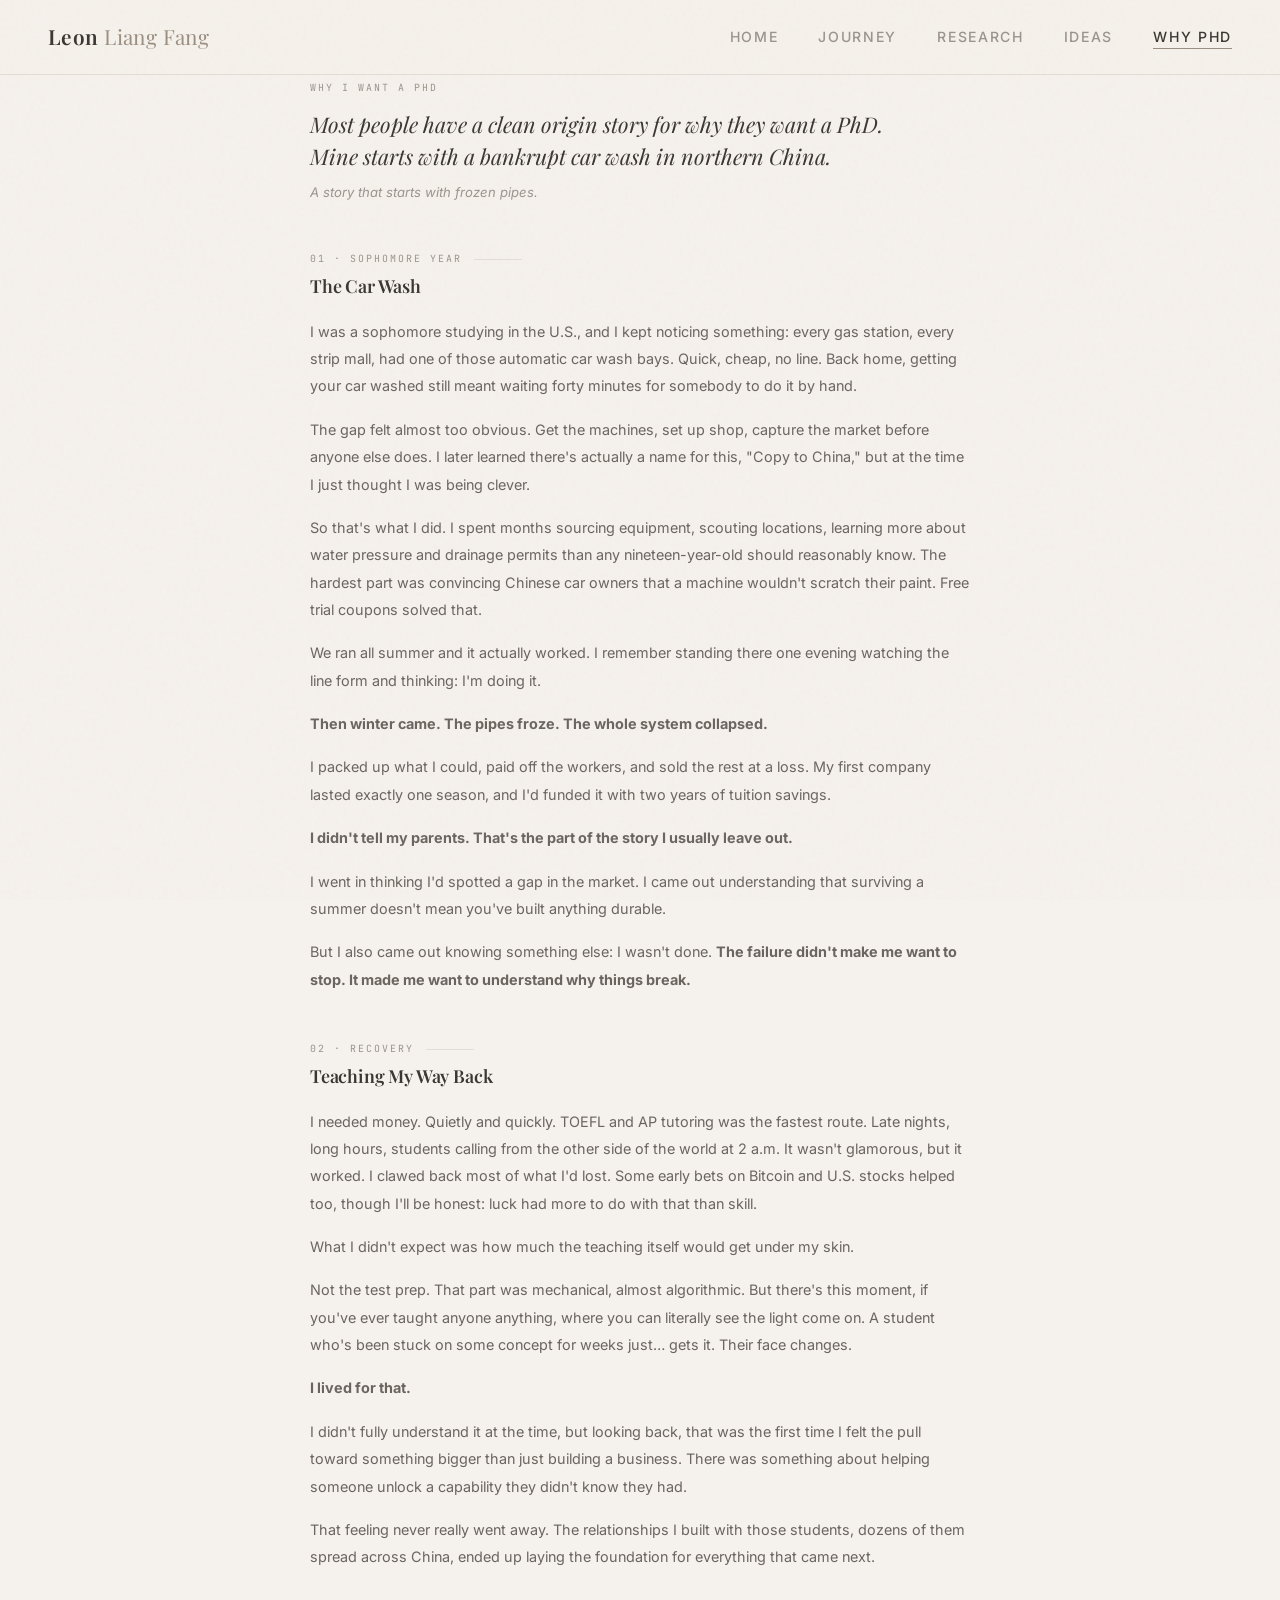
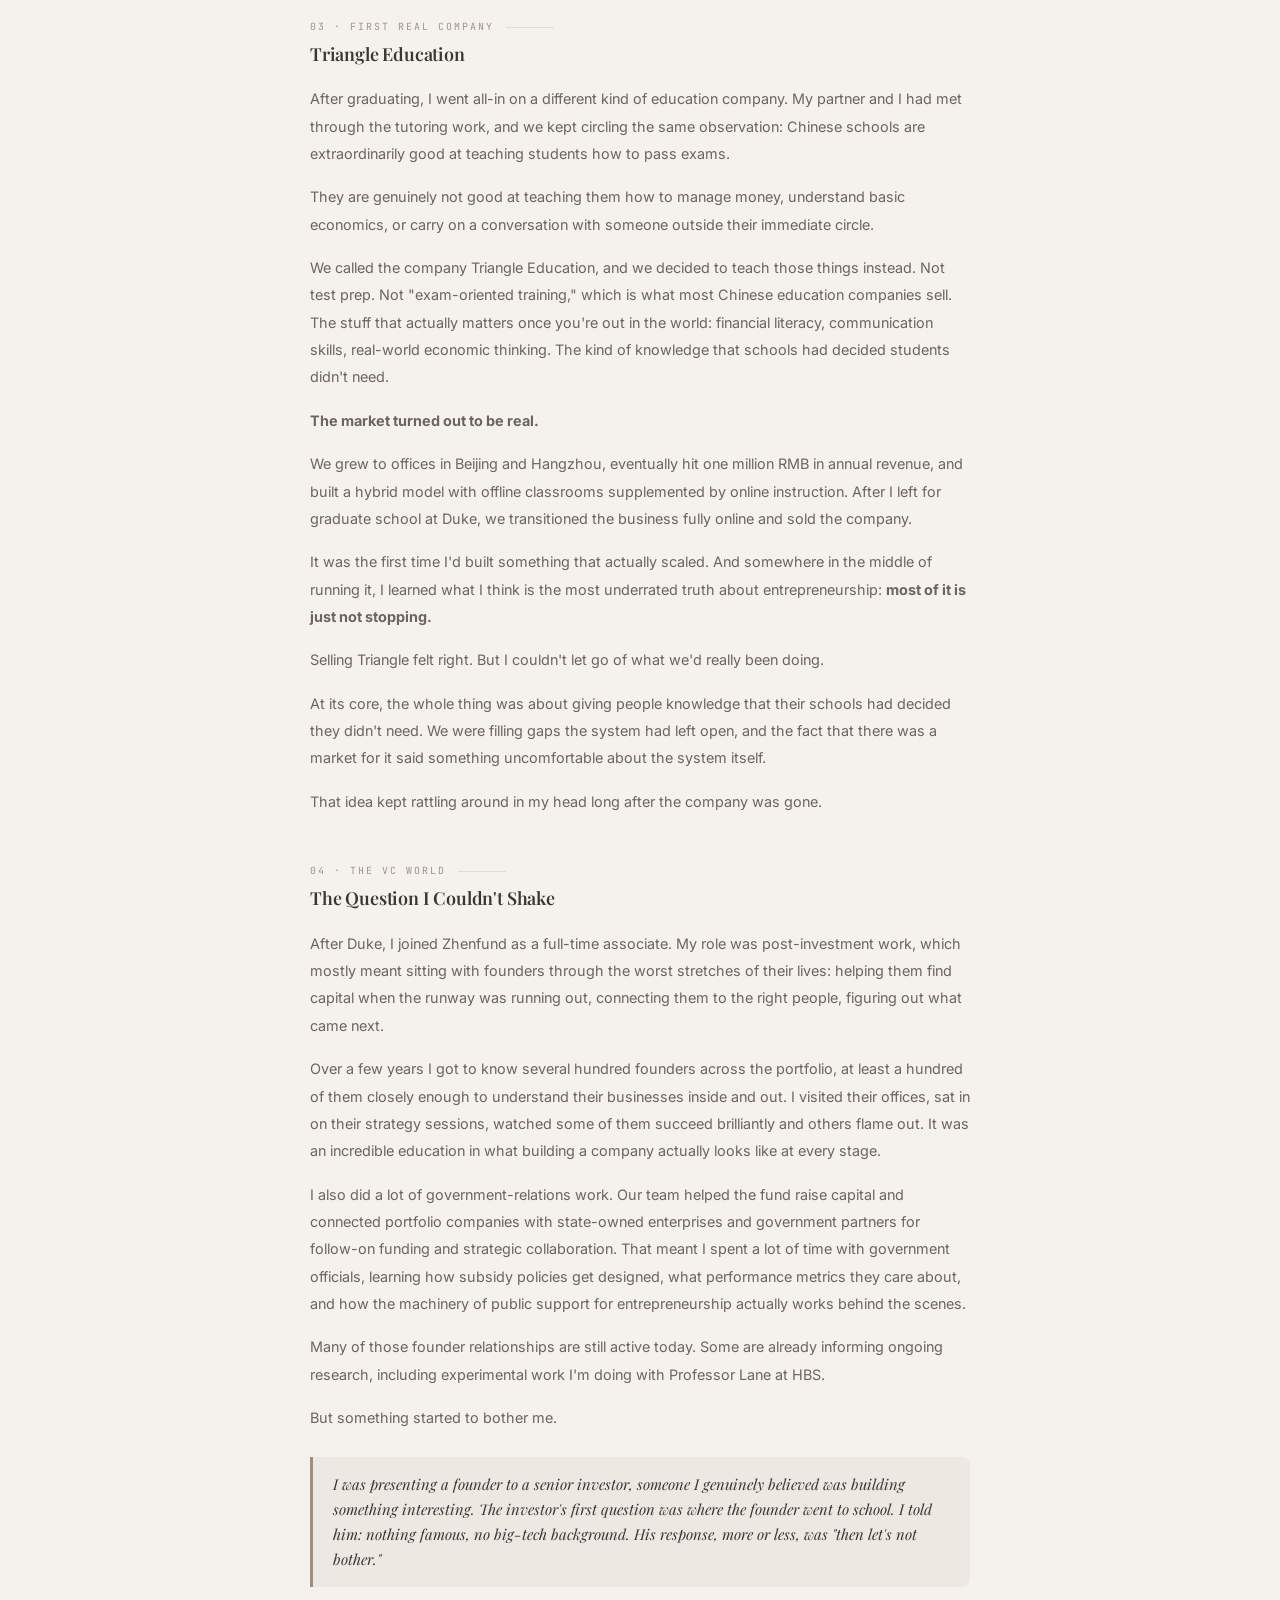
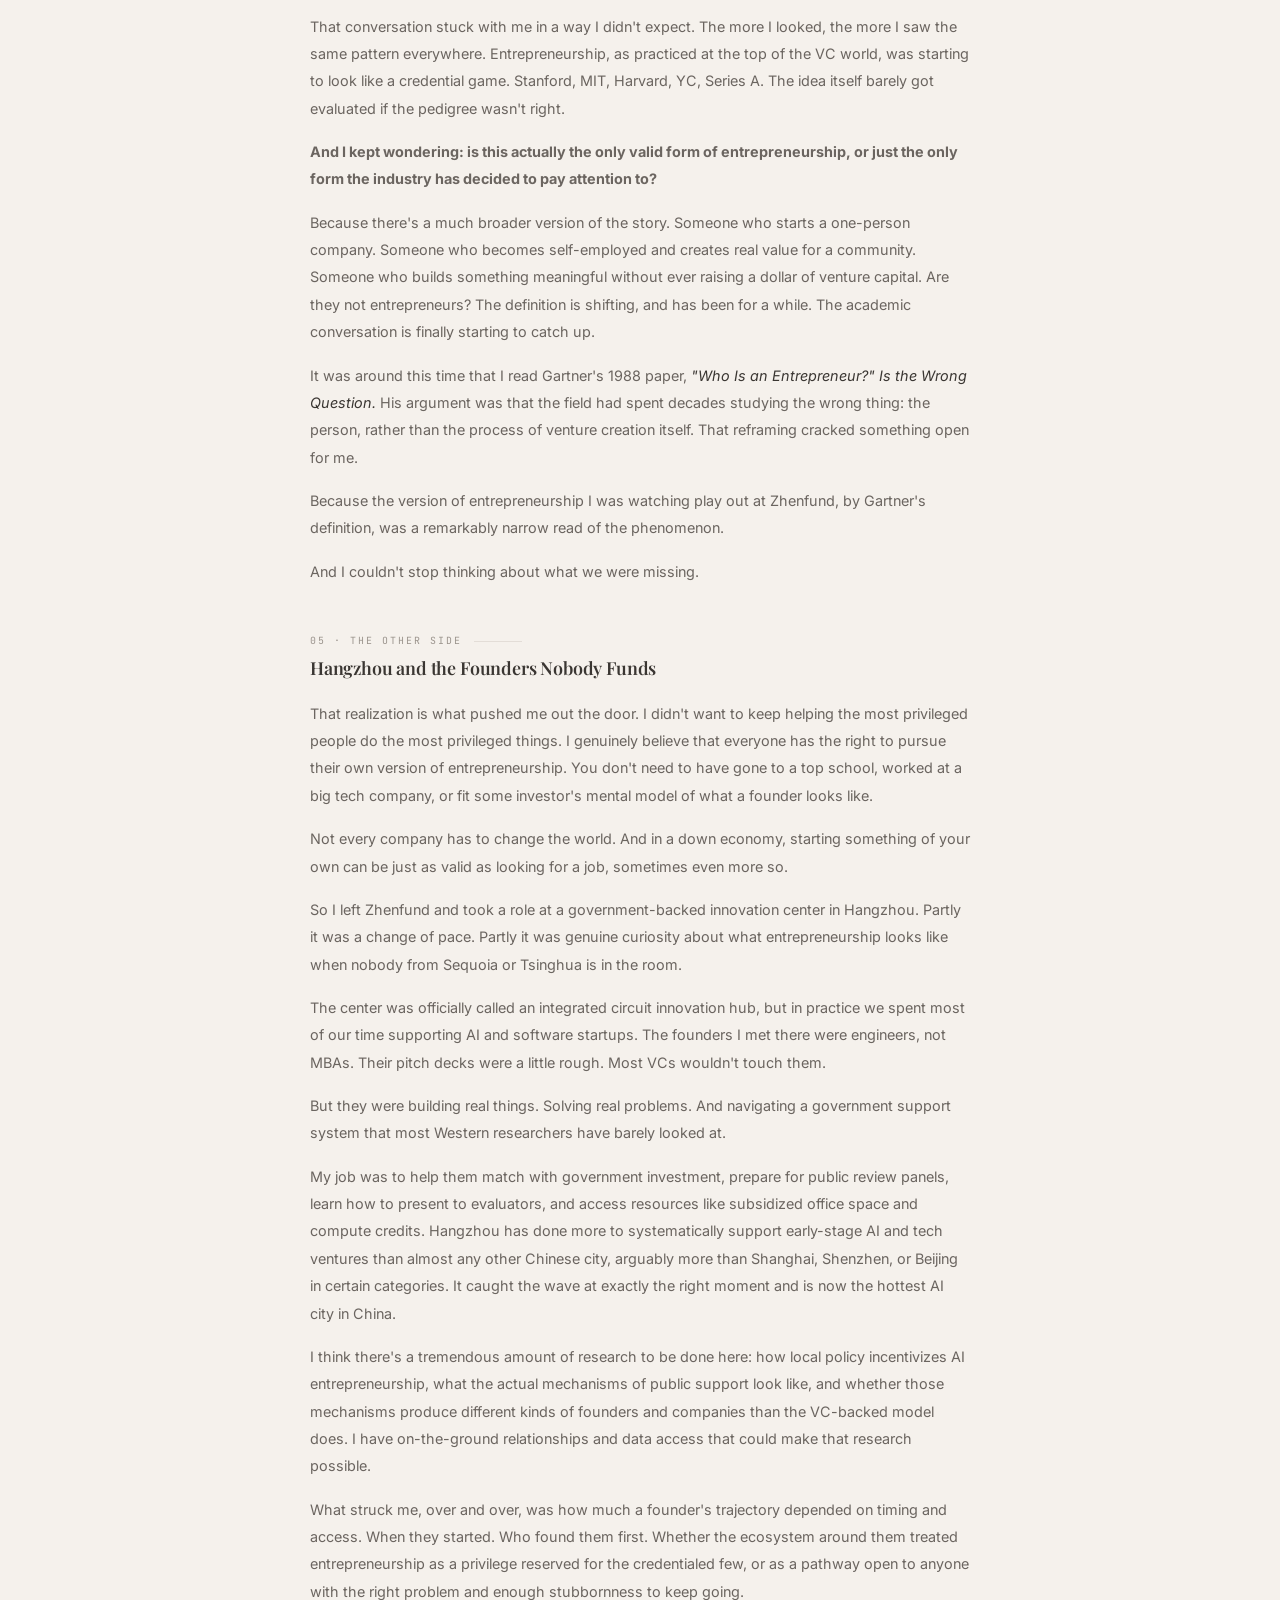
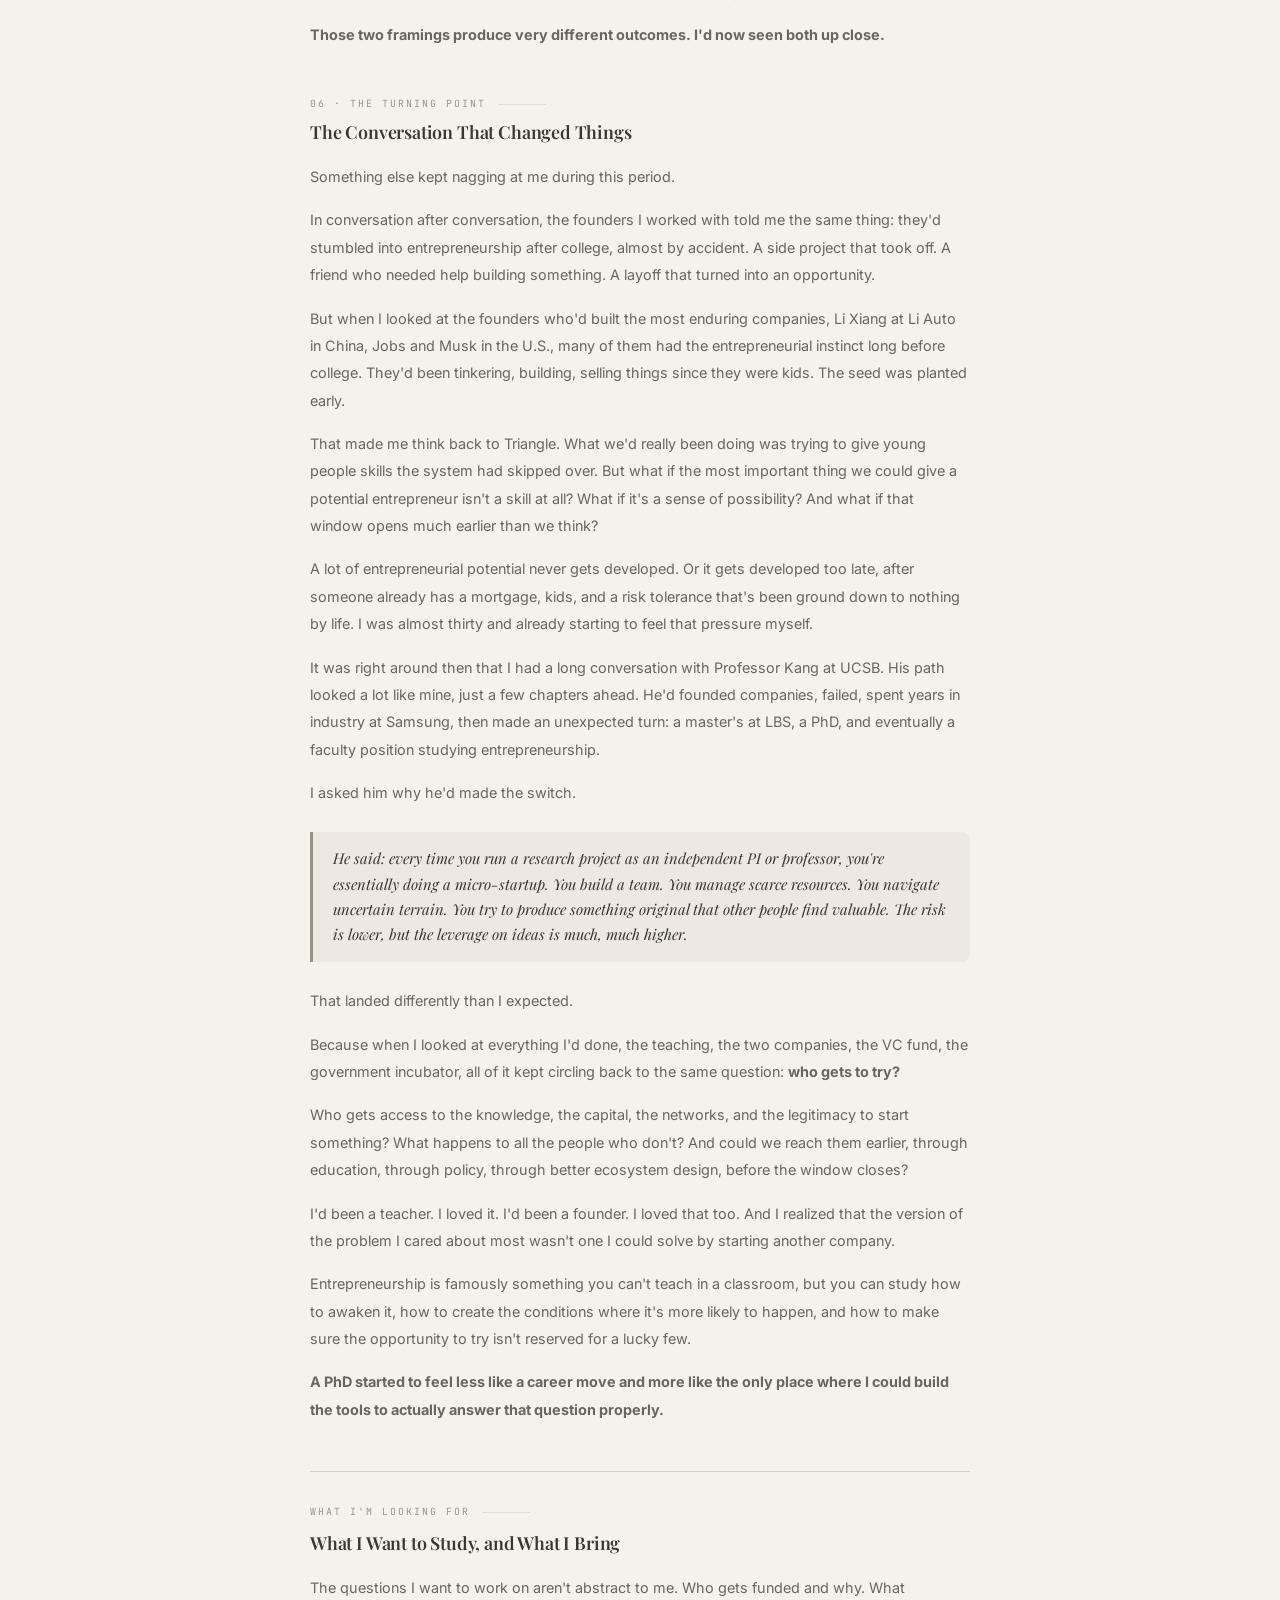
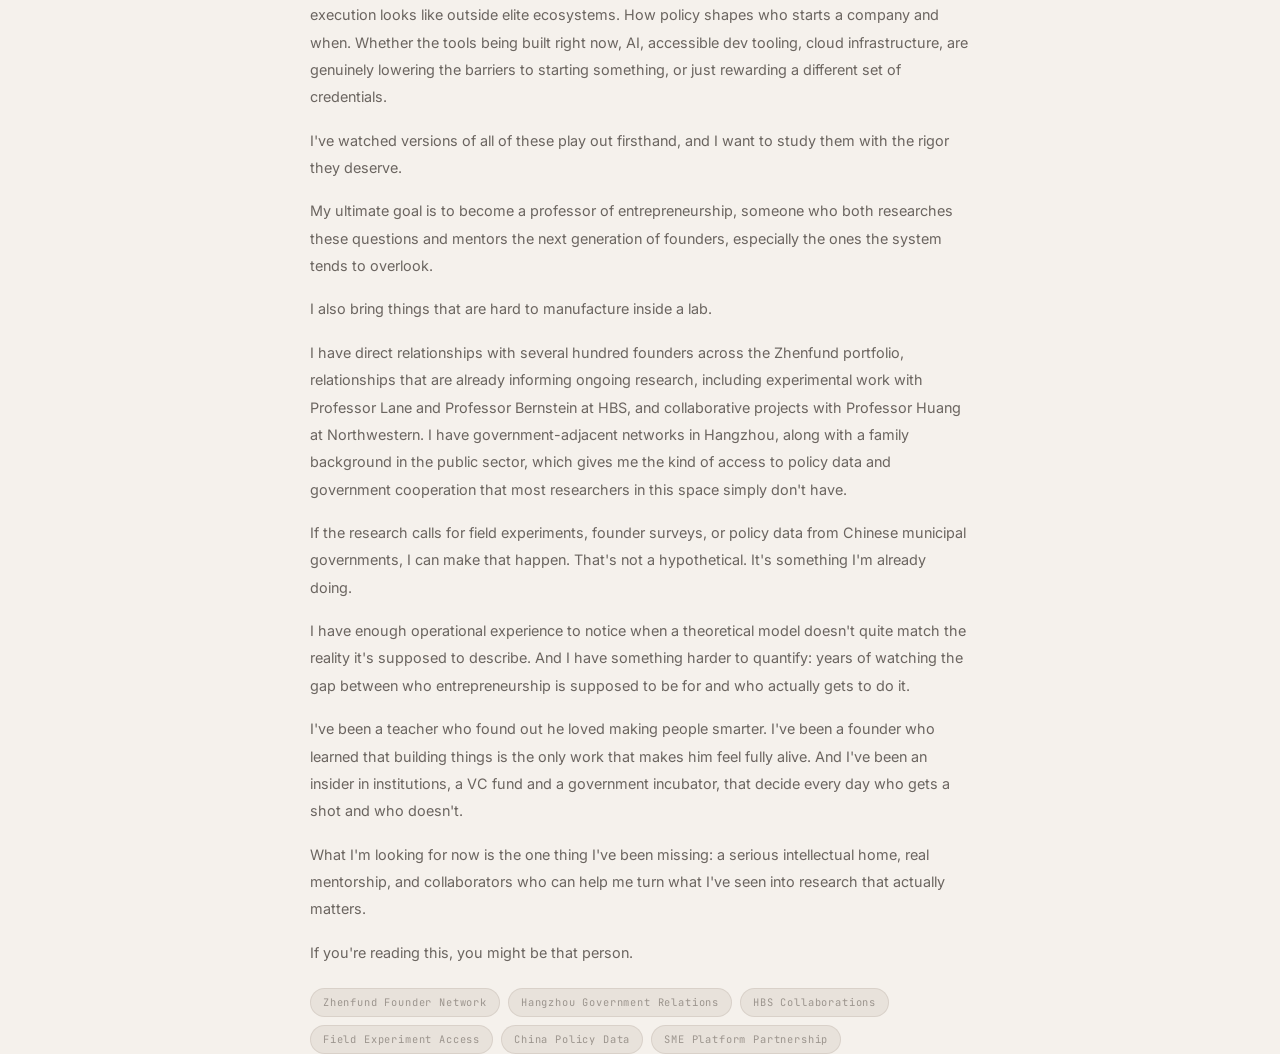
<file: why-phd.html>
<!DOCTYPE html>
<html lang="en">
<head>
  <meta charset="UTF-8">
  <meta name="viewport" content="width=device-width, initial-scale=1.0">
  <title>Why PhD — Leon Liang Fang</title>
  <link rel="preconnect" href="https://fonts.googleapis.com">
  <link rel="preconnect" href="https://fonts.gstatic.com" crossorigin>
  <link href="https://fonts.googleapis.com/css2?family=Inter:wght@300;400;500;600&family=Playfair+Display:ital,wght@0,400;0,600;0,700;1,400&family=JetBrains+Mono:wght@300;400&display=swap" rel="stylesheet">
  <link rel="stylesheet" href="css/style.css">
  <style>

  /* ================================================
     WHY PhD PAGE
     ================================================ */

  .why-page {
    max-width: 660px;
    margin: 0 auto;
  }

  /* ---- Opening ---- */
  .opening-eyebrow {
    font-family: var(--font-mono);
    font-size: 0.62rem;
    text-transform: uppercase;
    letter-spacing: 0.2em;
    color: var(--text-muted);
    margin-bottom: 0.7rem;
  }

  .opening-hook {
    font-family: var(--font-serif);
    font-size: 1.35rem;
    font-style: italic;
    color: var(--text-primary);
    line-height: 1.5;
    margin-bottom: 0.5rem;
    max-width: 580px;
  }

  .opening-sub {
    font-size: 0.82rem;
    color: var(--text-muted);
    font-style: italic;
    margin-bottom: 3rem;
  }

  /* ---- Chapter ---- */
  .chapter {
    margin-bottom: 3rem;
  }

  .chapter-label {
    font-family: var(--font-mono);
    font-size: 0.62rem;
    text-transform: uppercase;
    letter-spacing: 0.2em;
    color: var(--text-muted);
    margin-bottom: 0.4rem;
    display: flex;
    align-items: center;
    gap: 0.75rem;
  }

  .chapter-label::after {
    content: '';
    flex: 1;
    height: 1px;
    background: var(--border-light);
    max-width: 48px;
  }

  .chapter-title {
    font-family: var(--font-serif);
    font-size: 1.12rem;
    font-weight: 600;
    color: var(--text-primary);
    margin-bottom: 1.2rem;
    line-height: 1.35;
  }

  .chapter p {
    font-size: 0.9rem;
    color: var(--text-secondary);
    line-height: 1.9;
    margin-bottom: 1rem;
  }

  .chapter p:last-child {
    margin-bottom: 0;
  }

  .chapter p em {
    color: var(--text-primary);
    font-style: italic;
  }

  /* ---- Pull quote ---- */
  .pull-quote {
    border-left: 3px solid var(--accent-taupe);
    padding: 0.9rem 1.25rem;
    margin: 1.6rem 0;
    background: var(--bg-secondary);
    border-radius: 0 8px 8px 0;
  }

  .pull-quote p {
    font-family: var(--font-serif);
    font-size: 0.93rem !important;
    font-style: italic;
    color: var(--text-primary) !important;
    margin-bottom: 0 !important;
    line-height: 1.7 !important;
  }

  /* ---- Closing section ---- */
  .closing-section {
    margin-top: 1rem;
    padding-top: 2rem;
    border-top: 1px solid var(--border-medium);
  }

  .closing-section .chapter-label {
    margin-bottom: 0.6rem;
  }

  .closing-section h2 {
    font-family: var(--font-serif);
    font-size: 1.12rem;
    font-weight: 600;
    color: var(--text-primary);
    margin-bottom: 1.2rem;
    line-height: 1.35;
  }

  .closing-section p {
    font-size: 0.9rem;
    color: var(--text-secondary);
    line-height: 1.9;
    margin-bottom: 1rem;
  }

  .closing-section p:last-child {
    margin-bottom: 0;
    font-style: italic;
    color: var(--text-primary);
  }

  /* ---- Resource tags ---- */
  .resource-tags {
    display: flex;
    flex-wrap: wrap;
    gap: 0.5rem;
    margin-top: 1.4rem;
  }

  .resource-tag {
    font-family: var(--font-mono);
    font-size: 0.65rem;
    letter-spacing: 0.08em;
    color: var(--text-muted);
    background: var(--bg-card);
    border: 1px solid var(--border-light);
    border-radius: 20px;
    padding: 0.28rem 0.75rem;
  }

  /* ================================================
     MOBILE RESPONSIVE
     ================================================ */
  @media (max-width: 900px) {
    .why-page {
      max-width: none;
      padding: 0 0.5rem;
    }

    .opening-hook {
      font-size: 1.15rem;
    }

    .chapter-title {
      font-size: 1.02rem;
    }

    .chapter p {
      font-size: 0.86rem;
      line-height: 1.85;
    }

    .pull-quote {
      margin: 1.2rem -0.3rem;
      padding: 0.75rem 1rem;
    }

    .pull-quote p {
      font-size: 0.86rem !important;
    }

    .closing-section p {
      font-size: 0.86rem;
    }

    .resource-tags {
      gap: 0.4rem;
    }

    .resource-tag {
      font-size: 0.6rem;
      padding: 0.22rem 0.6rem;
    }
  }

  @media (max-width: 480px) {
    .why-page {
      padding: 0;
    }

    .opening-hook {
      font-size: 1.05rem;
    }

    .chapter p, .closing-section p {
      font-size: 0.84rem;
      line-height: 1.8;
    }

    .chapter {
      margin-bottom: 2.2rem;
    }

    .opening-sub {
      margin-bottom: 2rem;
    }
  }

  </style>
</head>
<body>

  <div class="grain-overlay"></div>

  <nav class="nav">
    <a href="index.html" class="nav-logo">Leon <span>Liang Fang</span></a>
    <ul class="nav-links">
      <li><a href="index.html">Home</a></li>
      <li><a href="cv.html">Journey</a></li>
      <li><a href="research.html">Research</a></li>
      <li><a href="ideas.html">Ideas</a></li>
      <li><a href="why-phd.html" class="active">Why PhD</a></li>
    </ul>
    <button class="nav-toggle" aria-label="Menu">
      <span></span><span></span><span></span>
    </button>
  </nav>

  <main class="page-content">
    <div class="why-page">

      <div class="opening-eyebrow">Why I Want a PhD</div>
      <p class="opening-hook">Most people have a clean origin story for why they want a PhD. Mine starts with a bankrupt car wash in northern China.</p>
      <p class="opening-sub">A story that starts with frozen pipes.</p>

      <!-- Chapter 01 -->
      <div class="chapter">
        <div class="chapter-label">01 &middot; Sophomore Year</div>
        <h2 class="chapter-title">The Car Wash</h2>

        <p>I was a sophomore studying in the U.S., and I kept noticing something: every gas station, every strip mall, had one of those automatic car wash bays. Quick, cheap, no line. Back home, getting your car washed still meant waiting forty minutes for somebody to do it by hand.</p>

        <p>The gap felt almost too obvious. Get the machines, set up shop, capture the market before anyone else does. I later learned there's actually a name for this, "Copy to China," but at the time I just thought I was being clever.</p>

        <p>So that's what I did. I spent months sourcing equipment, scouting locations, learning more about water pressure and drainage permits than any nineteen-year-old should reasonably know. The hardest part was convincing Chinese car owners that a machine wouldn't scratch their paint. Free trial coupons solved that.</p>

        <p>We ran all summer and it actually worked. I remember standing there one evening watching the line form and thinking: I'm doing it.</p>

        <p><strong>Then winter came. The pipes froze. The whole system collapsed.</strong></p>

        <p>I packed up what I could, paid off the workers, and sold the rest at a loss. My first company lasted exactly one season, and I'd funded it with two years of tuition savings.</p>

        <p><strong>I didn't tell my parents. That's the part of the story I usually leave out.</strong></p>

        <p>I went in thinking I'd spotted a gap in the market. I came out understanding that surviving a summer doesn't mean you've built anything durable.</p>

        <p>But I also came out knowing something else: I wasn't done. <strong>The failure didn't make me want to stop. It made me want to understand why things break.</strong></p>
      </div>

      <!-- Chapter 02 -->
      <div class="chapter">
        <div class="chapter-label">02 &middot; Recovery</div>
        <h2 class="chapter-title">Teaching My Way Back</h2>

        <p>I needed money. Quietly and quickly. TOEFL and AP tutoring was the fastest route. Late nights, long hours, students calling from the other side of the world at 2 a.m. It wasn't glamorous, but it worked. I clawed back most of what I'd lost. Some early bets on Bitcoin and U.S. stocks helped too, though I'll be honest: luck had more to do with that than skill.</p>

        <p>What I didn't expect was how much the teaching itself would get under my skin.</p>

        <p>Not the test prep. That part was mechanical, almost algorithmic. But there's this moment, if you've ever taught anyone anything, where you can literally see the light come on. A student who's been stuck on some concept for weeks just… gets it. Their face changes.</p>

        <p><strong>I lived for that.</strong></p>

        <p>I didn't fully understand it at the time, but looking back, that was the first time I felt the pull toward something bigger than just building a business. There was something about helping someone unlock a capability they didn't know they had.</p>

        <p>That feeling never really went away. The relationships I built with those students, dozens of them spread across China, ended up laying the foundation for everything that came next.</p>
      </div>

      <!-- Chapter 03 -->
      <div class="chapter">
        <div class="chapter-label">03 &middot; First Real Company</div>
        <h2 class="chapter-title">Triangle Education</h2>

        <p>After graduating, I went all-in on a different kind of education company. My partner and I had met through the tutoring work, and we kept circling the same observation: Chinese schools are extraordinarily good at teaching students how to pass exams.</p>

        <p>They are genuinely not good at teaching them how to manage money, understand basic economics, or carry on a conversation with someone outside their immediate circle.</p>

        <p>We called the company Triangle Education, and we decided to teach those things instead. Not test prep. Not "exam-oriented training," which is what most Chinese education companies sell. The stuff that actually matters once you're out in the world: financial literacy, communication skills, real-world economic thinking. The kind of knowledge that schools had decided students didn't need.</p>

        <p><strong>The market turned out to be real.</strong></p>

        <p>We grew to offices in Beijing and Hangzhou, eventually hit one million RMB in annual revenue, and built a hybrid model with offline classrooms supplemented by online instruction. After I left for graduate school at Duke, we transitioned the business fully online and sold the company.</p>

        <p>It was the first time I'd built something that actually scaled. And somewhere in the middle of running it, I learned what I think is the most underrated truth about entrepreneurship: <strong>most of it is just not stopping.</strong></p>

        <p>Selling Triangle felt right. But I couldn't let go of what we'd really been doing.</p>

        <p>At its core, the whole thing was about giving people knowledge that their schools had decided they didn't need. We were filling gaps the system had left open, and the fact that there was a market for it said something uncomfortable about the system itself.</p>

        <p>That idea kept rattling around in my head long after the company was gone.</p>
      </div>

      <!-- Chapter 04 -->
      <div class="chapter">
        <div class="chapter-label">04 &middot; The VC World</div>
        <h2 class="chapter-title">The Question I Couldn't Shake</h2>

        <p>After Duke, I joined Zhenfund as a full-time associate. My role was post-investment work, which mostly meant sitting with founders through the worst stretches of their lives: helping them find capital when the runway was running out, connecting them to the right people, figuring out what came next.</p>

        <p>Over a few years I got to know several hundred founders across the portfolio, at least a hundred of them closely enough to understand their businesses inside and out. I visited their offices, sat in on their strategy sessions, watched some of them succeed brilliantly and others flame out. It was an incredible education in what building a company actually looks like at every stage.</p>

        <p>I also did a lot of government-relations work. Our team helped the fund raise capital and connected portfolio companies with state-owned enterprises and government partners for follow-on funding and strategic collaboration. That meant I spent a lot of time with government officials, learning how subsidy policies get designed, what performance metrics they care about, and how the machinery of public support for entrepreneurship actually works behind the scenes.</p>

        <p>Many of those founder relationships are still active today. Some are already informing ongoing research, including experimental work I'm doing with Professor Lane at HBS.</p>

        <p>But something started to bother me.</p>

        <div class="pull-quote">
          <p>I was presenting a founder to a senior investor, someone I genuinely believed was building something interesting. The investor's first question was where the founder went to school. I told him: nothing famous, no big-tech background. His response, more or less, was "then let's not bother."</p>
        </div>

        <p>That conversation stuck with me in a way I didn't expect. The more I looked, the more I saw the same pattern everywhere. Entrepreneurship, as practiced at the top of the VC world, was starting to look like a credential game. Stanford, MIT, Harvard, YC, Series A. The idea itself barely got evaluated if the pedigree wasn't right.</p>

        <p><strong>And I kept wondering: is this actually the only valid form of entrepreneurship, or just the only form the industry has decided to pay attention to?</strong></p>

        <p>Because there's a much broader version of the story. Someone who starts a one-person company. Someone who becomes self-employed and creates real value for a community. Someone who builds something meaningful without ever raising a dollar of venture capital. Are they not entrepreneurs? The definition is shifting, and has been for a while. The academic conversation is finally starting to catch up.</p>

        <p>It was around this time that I read Gartner's 1988 paper, <em>"Who Is an Entrepreneur?" Is the Wrong Question.</em> His argument was that the field had spent decades studying the wrong thing: the person, rather than the process of venture creation itself. That reframing cracked something open for me.</p>

        <p>Because the version of entrepreneurship I was watching play out at Zhenfund, by Gartner's definition, was a remarkably narrow read of the phenomenon.</p>

        <p>And I couldn't stop thinking about what we were missing.</p>
      </div>

      <!-- Chapter 05 -->
      <div class="chapter">
        <div class="chapter-label">05 &middot; The Other Side</div>
        <h2 class="chapter-title">Hangzhou and the Founders Nobody Funds</h2>

        <p>That realization is what pushed me out the door. I didn't want to keep helping the most privileged people do the most privileged things. I genuinely believe that everyone has the right to pursue their own version of entrepreneurship. You don't need to have gone to a top school, worked at a big tech company, or fit some investor's mental model of what a founder looks like.</p>

        <p>Not every company has to change the world. And in a down economy, starting something of your own can be just as valid as looking for a job, sometimes even more so.</p>

        <p>So I left Zhenfund and took a role at a government-backed innovation center in Hangzhou. Partly it was a change of pace. Partly it was genuine curiosity about what entrepreneurship looks like when nobody from Sequoia or Tsinghua is in the room.</p>

        <p>The center was officially called an integrated circuit innovation hub, but in practice we spent most of our time supporting AI and software startups. The founders I met there were engineers, not MBAs. Their pitch decks were a little rough. Most VCs wouldn't touch them.</p>

        <p>But they were building real things. Solving real problems. And navigating a government support system that most Western researchers have barely looked at.</p>

        <p>My job was to help them match with government investment, prepare for public review panels, learn how to present to evaluators, and access resources like subsidized office space and compute credits. Hangzhou has done more to systematically support early-stage AI and tech ventures than almost any other Chinese city, arguably more than Shanghai, Shenzhen, or Beijing in certain categories. It caught the wave at exactly the right moment and is now the hottest AI city in China.</p>

        <p>I think there's a tremendous amount of research to be done here: how local policy incentivizes AI entrepreneurship, what the actual mechanisms of public support look like, and whether those mechanisms produce different kinds of founders and companies than the VC-backed model does. I have on-the-ground relationships and data access that could make that research possible.</p>

        <p>What struck me, over and over, was how much a founder's trajectory depended on timing and access. When they started. Who found them first. Whether the ecosystem around them treated entrepreneurship as a privilege reserved for the credentialed few, or as a pathway open to anyone with the right problem and enough stubbornness to keep going.</p>

        <p><strong>Those two framings produce very different outcomes. I'd now seen both up close.</strong></p>
      </div>

      <!-- Chapter 06 -->
      <div class="chapter">
        <div class="chapter-label">06 &middot; The Turning Point</div>
        <h2 class="chapter-title">The Conversation That Changed Things</h2>

        <p>Something else kept nagging at me during this period.</p>

        <p>In conversation after conversation, the founders I worked with told me the same thing: they'd stumbled into entrepreneurship after college, almost by accident. A side project that took off. A friend who needed help building something. A layoff that turned into an opportunity.</p>

        <p>But when I looked at the founders who'd built the most enduring companies, Li Xiang at Li Auto in China, Jobs and Musk in the U.S., many of them had the entrepreneurial instinct long before college. They'd been tinkering, building, selling things since they were kids. The seed was planted early.</p>

        <p>That made me think back to Triangle. What we'd really been doing was trying to give young people skills the system had skipped over. But what if the most important thing we could give a potential entrepreneur isn't a skill at all? What if it's a sense of possibility? And what if that window opens much earlier than we think?</p>

        <p>A lot of entrepreneurial potential never gets developed. Or it gets developed too late, after someone already has a mortgage, kids, and a risk tolerance that's been ground down to nothing by life. I was almost thirty and already starting to feel that pressure myself.</p>

        <p>It was right around then that I had a long conversation with Professor Kang at UCSB. His path looked a lot like mine, just a few chapters ahead. He'd founded companies, failed, spent years in industry at Samsung, then made an unexpected turn: a master's at LBS, a PhD, and eventually a faculty position studying entrepreneurship.</p>

        <p>I asked him why he'd made the switch.</p>

        <div class="pull-quote">
          <p>He said: every time you run a research project as an independent PI or professor, you're essentially doing a micro-startup. You build a team. You manage scarce resources. You navigate uncertain terrain. You try to produce something original that other people find valuable. The risk is lower, but the leverage on ideas is much, much higher.</p>
        </div>

        <p>That landed differently than I expected.</p>

        <p>Because when I looked at everything I'd done, the teaching, the two companies, the VC fund, the government incubator, all of it kept circling back to the same question: <strong>who gets to try?</strong></p>

        <p>Who gets access to the knowledge, the capital, the networks, and the legitimacy to start something? What happens to all the people who don't? And could we reach them earlier, through education, through policy, through better ecosystem design, before the window closes?</p>

        <p>I'd been a teacher. I loved it. I'd been a founder. I loved that too. And I realized that the version of the problem I cared about most wasn't one I could solve by starting another company.</p>

        <p>Entrepreneurship is famously something you can't teach in a classroom, but you can study how to awaken it, how to create the conditions where it's more likely to happen, and how to make sure the opportunity to try isn't reserved for a lucky few.</p>

        <p><strong>A PhD started to feel less like a career move and more like the only place where I could build the tools to actually answer that question properly.</strong></p>
      </div>

      <!-- Closing -->
      <div class="closing-section">
        <div class="chapter-label">What I'm Looking For</div>
        <h2>What I Want to Study, and What I Bring</h2>

        <p>The questions I want to work on aren't abstract to me. Who gets funded and why. What execution looks like outside elite ecosystems. How policy shapes who starts a company and when. Whether the tools being built right now, AI, accessible dev tooling, cloud infrastructure, are genuinely lowering the barriers to starting something, or just rewarding a different set of credentials.</p>

        <p>I've watched versions of all of these play out firsthand, and I want to study them with the rigor they deserve.</p>

        <p>My ultimate goal is to become a professor of entrepreneurship, someone who both researches these questions and mentors the next generation of founders, especially the ones the system tends to overlook.</p>

        <p>I also bring things that are hard to manufacture inside a lab.</p>

        <p>I have direct relationships with several hundred founders across the Zhenfund portfolio, relationships that are already informing ongoing research, including experimental work with Professor Lane and Professor Bernstein at HBS, and collaborative projects with Professor Huang at Northwestern. I have government-adjacent networks in Hangzhou, along with a family background in the public sector, which gives me the kind of access to policy data and government cooperation that most researchers in this space simply don't have.</p>

        <p>If the research calls for field experiments, founder surveys, or policy data from Chinese municipal governments, I can make that happen. That's not a hypothetical. It's something I'm already doing.</p>

        <p>I have enough operational experience to notice when a theoretical model doesn't quite match the reality it's supposed to describe. And I have something harder to quantify: years of watching the gap between who entrepreneurship is supposed to be for and who actually gets to do it.</p>

        <p>I've been a teacher who found out he loved making people smarter. I've been a founder who learned that building things is the only work that makes him feel fully alive. And I've been an insider in institutions, a VC fund and a government incubator, that decide every day who gets a shot and who doesn't.</p>

        <p>What I'm looking for now is the one thing I've been missing: a serious intellectual home, real mentorship, and collaborators who can help me turn what I've seen into research that actually matters.</p>

        <p>If you're reading this, you might be that person.</p>

        <div class="resource-tags">
          <span class="resource-tag">Zhenfund Founder Network</span>
          <span class="resource-tag">Hangzhou Government Relations</span>
          <span class="resource-tag">HBS Collaborations</span>
          <span class="resource-tag">Field Experiment Access</span>
          <span class="resource-tag">China Policy Data</span>
          <span class="resource-tag">SME Platform Partnership</span>
        </div>
      </div>

    </div>
  </main>

  <script src="js/main.js"></script>

</body>
</html>
</file>
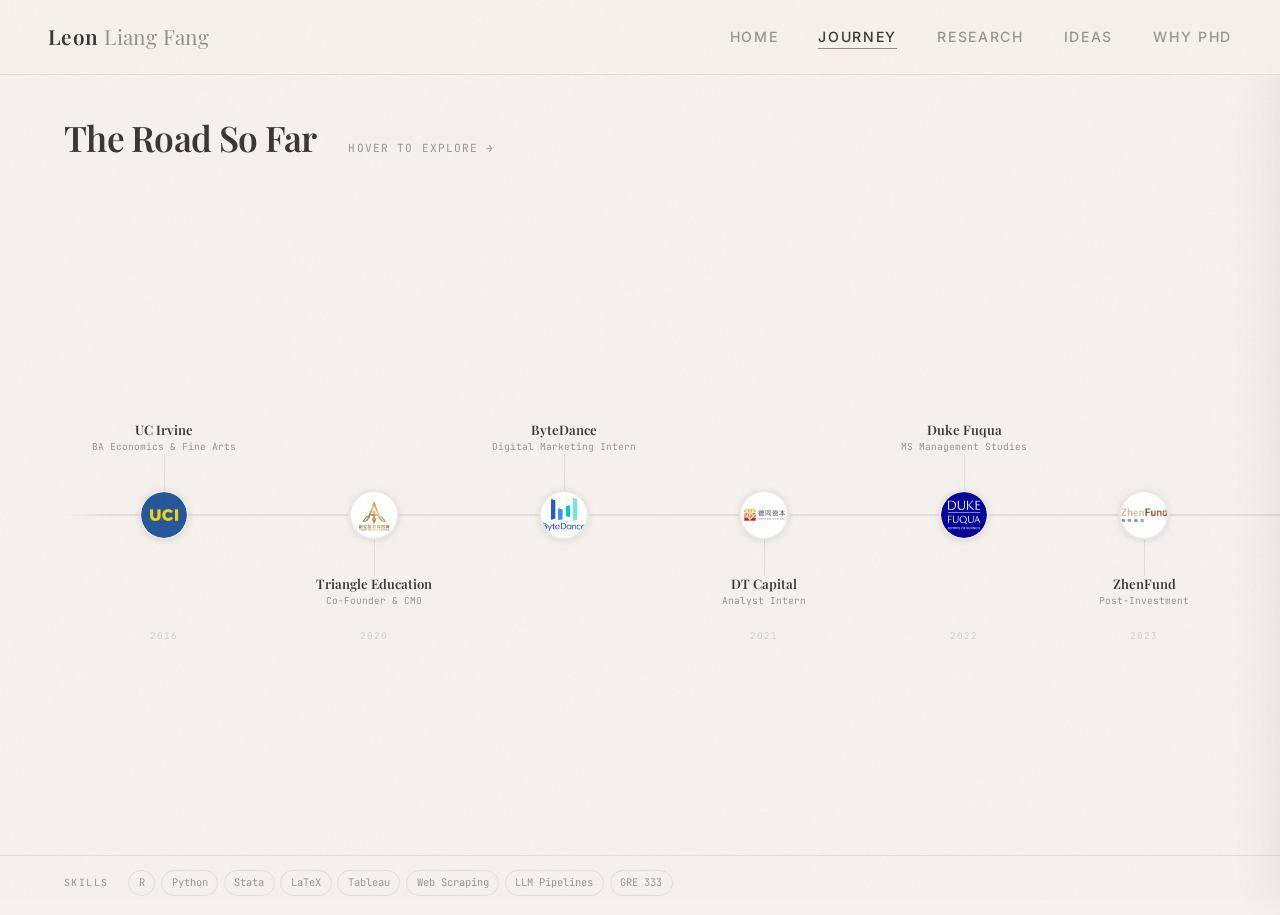
<file: leon-website/cv.html>
<!DOCTYPE html>
<html lang="en">
<head>
  <meta charset="UTF-8">
  <meta name="viewport" content="width=device-width, initial-scale=1.0">
  <title>Journey — Leon Liang Fang</title>
  <link rel="preconnect" href="https://fonts.googleapis.com">
  <link rel="preconnect" href="https://fonts.gstatic.com" crossorigin>
  <link href="https://fonts.googleapis.com/css2?family=Inter:wght@300;400;500;600&family=Playfair+Display:ital,wght@0,400;0,600;0,700;1,400&family=JetBrains+Mono:wght@300;400&display=swap" rel="stylesheet">
  <link rel="stylesheet" href="css/style.css">
  <style>
  /* ================================================
     JOURNEY PAGE — Horizontal Timeline
     ================================================ */
  html, body { height: 100%; overflow: hidden; }

  .journey-page {
    display: flex;
    flex-direction: column;
    height: calc(100vh - 65px);
    overflow: hidden;
  }

  /* ---- Header ---- */
  .journey-header {
    flex-shrink: 0;
    padding: 2.5rem 4rem 1rem;
    display: flex;
    align-items: baseline;
    gap: 2rem;
  }
  .journey-header h1 { font-size: 2.2rem; line-height: 1; }
  .journey-subtitle {
    font-family: var(--font-mono);
    font-size: 0.7rem;
    color: var(--text-muted);
    letter-spacing: 0.1em;
    text-transform: uppercase;
  }

  /* ---- Scroll container ---- */
  .htl-scroll {
    flex: 1;
    overflow-x: auto;
    overflow-y: hidden;
    padding: 0 4rem;
    display: flex;
    align-items: center;
    scrollbar-width: thin;
    scrollbar-color: var(--border-medium) transparent;
  }
  .htl-scroll::-webkit-scrollbar { height: 3px; }
  .htl-scroll::-webkit-scrollbar-track { background: transparent; }
  .htl-scroll::-webkit-scrollbar-thumb { background: var(--border-medium); border-radius: 2px; }

  /* ---- Track ---- */
  .htl-track {
    position: relative;
    /* width set by JS based on last node x */
    height: 280px;
    flex-shrink: 0;
  }

  /* ---- Timeline line ---- */
  .htl-line {
    position: absolute;
    top: 50%;
    left: 0;
    right: 0;
    height: 1px;
    transform: translateY(-50%);
    background: linear-gradient(to right,
      transparent, var(--border-medium) 2%,
      var(--border-medium) 98%, transparent);
    z-index: 1;
  }

  /* ------------------------------------------------
     NODE LAYOUT
     Key principle: the DOT is always precisely on
     the line. The label extends above (for .above
     nodes) or below (for .below nodes).
     ------------------------------------------------ */
  .htl-node {
    position: absolute;
    /* left set inline */
    transform: translateX(-50%);
    display: flex;
    flex-direction: column;
    align-items: center;
    cursor: pointer;
    z-index: 10;
    transition: opacity 0.3s ease;
  }

  /* ABOVE: label → connector → dot (top to bottom)
     Position: bottom edge of the node sits at (50% - half-dot) so the dot
     center is exactly at 50% = the line */
  .htl-node.above {
    bottom: calc(50% - 25px);   /* 25px = half of 50px dot */
    flex-direction: column;    /* label first (top), dot last (bottom = on line) */
  }

  /* BELOW: dot → connector → label (top to bottom)
     Position: top edge of the node sits at (50% - half-dot) */
  .htl-node.below {
    top: calc(50% - 25px);
    flex-direction: column;    /* dot first (top = on line), label last (bottom) */
  }

  /* ---- Dot (now a logo badge) ---- */
  .htl-dot {
    width: 50px;
    height: 50px;
    border-radius: 50%;
    background: white;
    border: 2px solid var(--border-light);
    box-shadow: 0 1px 6px rgba(0,0,0,0.10);
    overflow: hidden;
    display: flex;
    align-items: center;
    justify-content: center;
    transition: transform 0.28s ease, box-shadow 0.28s ease, border-color 0.28s ease;
    flex-shrink: 0;
    position: relative;
    z-index: 11;
  }
  /* Logo image inside dot */
  .htl-dot-img {
    width: 46px;
    height: 46px;
    object-fit: contain;
    border-radius: 50%;
    display: block;
  }
  /* Init badge inside dot (fallback) */
  .htl-dot-init {
    width: 46px;
    height: 46px;
    border-radius: 50%;
    display: flex;
    align-items: center;
    justify-content: center;
    font-family: var(--font-sans);
    font-size: 0.6rem;
    font-weight: 800;
    color: white;
    letter-spacing: 0.02em;
    flex-shrink: 0;
  }
  .htl-node.is-event .htl-dot {
    border-radius: 6px;
    transform: rotate(45deg);
  }
  .htl-node.is-event .htl-dot .htl-dot-img,
  .htl-node.is-event .htl-dot .htl-dot-init {
    transform: rotate(-45deg);
  }

  /* ---- Connector ---- */
  .htl-connector {
    width: 1px;
    height: 36px;
    background: var(--border-light);
    flex-shrink: 0;
    transition: background 0.28s ease;
  }

  /* ---- Compact label ---- */
  .htl-label {
    display: flex;
    flex-direction: column;
    align-items: center;
    text-align: center;
    transition: transform 0.28s ease;
    padding: 0 4px;
  }

  .htl-label-top {
    display: flex;
    align-items: center;
    justify-content: center;
    margin-bottom: 3px;
  }

  /* Legacy logo classes (unused — logos now live inside .htl-dot) */
  .htl-logo { display: none; }
  .htl-logo-init {
    display: none;
    letter-spacing: 0;
  }

  .htl-org {
    font-family: var(--font-serif);
    font-size: 0.82rem;
    font-weight: 600;
    color: var(--text-primary);
    white-space: nowrap;
    line-height: 1.25;
  }
  /* Two-line org name support */
  .htl-org-line2 {
    font-family: var(--font-serif);
    font-size: 0.82rem;
    font-weight: 600;
    color: var(--text-primary);
    white-space: nowrap;
    line-height: 1.25;
    display: block;
    text-align: center;
  }
  .htl-role {
    font-family: var(--font-mono);
    font-size: 0.6rem;
    color: var(--text-muted);
    white-space: nowrap;
    line-height: 1.3;
  }

  /* ---- Year markers — placed at bottom of track ---- */
  .htl-year {
    position: absolute;
    bottom: 10px;
    transform: translateX(-50%);
    font-family: var(--font-mono);
    font-size: 0.58rem;
    color: var(--border-medium);
    letter-spacing: 0.1em;
    user-select: none;
    z-index: 2;
  }

  /* ---- Hover: dim siblings ---- */
  .htl-track.has-active .htl-node:not(.active) {
    opacity: 0.1;
  }

  /* ---- Active node ---- */
  .htl-node.active .htl-dot {
    transform: scale(1.12);
    border-color: currentColor;
    box-shadow: 0 0 0 4px color-mix(in srgb, currentColor 25%, transparent),
                0 4px 14px rgba(0,0,0,0.15);
  }
  .htl-node.active.is-event .htl-dot {
    transform: rotate(45deg) scale(1.12);
  }
  .htl-node.active .htl-label {
    transform: scale(1.06);
  }
  .htl-node.active .htl-org,
  .htl-node.active .htl-org-line2 {
    color: var(--text-primary);
  }
  .htl-node.active .htl-connector {
    background: var(--border-medium);
  }

  /* Pulse for "Now" */
  @keyframes tlPulse {
    0%   { box-shadow: 0 0 0 0 rgba(184,160,140,0.5); }
    70%  { box-shadow: 0 0 0 10px rgba(184,160,140,0); }
    100% { box-shadow: 0 0 0 0 rgba(184,160,140,0); }
  }
  .htl-node.is-now .htl-dot {
    animation: tlPulse 2.2s ease-out infinite;
  }

  /* ================================================
     DRAWER PANEL (slides in from right)
     ================================================ */
  .htl-drawer {
    position: fixed;
    right: 0;
    top: 65px;   /* below nav */
    bottom: 0;
    width: 380px;
    background: var(--bg-primary);
    border-left: 1px solid var(--border-light);
    box-shadow: -8px 0 40px rgba(58, 54, 50, 0.08);
    transform: translateX(100%);
    transition: transform 0.38s cubic-bezier(0.25, 0.46, 0.45, 0.94);
    z-index: 800;
    display: flex;
    flex-direction: column;
    overflow: hidden;
    pointer-events: none;
  }
  .htl-drawer.visible {
    transform: translateX(0);
    pointer-events: auto;
  }

  /* Colored accent bar at top */
  .drawer-accent-bar {
    height: 4px;
    width: 100%;
    flex-shrink: 0;
    transition: background 0.2s ease;
  }

  /* Scrollable content area */
  .drawer-body {
    flex: 1;
    overflow-y: auto;
    padding: 2rem 2.2rem 2.5rem;
    scrollbar-width: thin;
    scrollbar-color: var(--border-light) transparent;
  }
  .drawer-body::-webkit-scrollbar { width: 3px; }
  .drawer-body::-webkit-scrollbar-thumb { background: var(--border-light); border-radius: 2px; }

  /* Idle hint (shown when no node hovered) */
  .drawer-idle {
    display: flex;
    flex-direction: column;
    align-items: center;
    justify-content: center;
    height: 100%;
    gap: 0.75rem;
    opacity: 1;
    transition: opacity 0.2s ease;
  }
  .drawer-idle.hidden { display: none; }
  .drawer-idle-icon {
    width: 36px;
    height: 36px;
    border-radius: 50%;
    border: 1.5px solid var(--border-medium);
    display: flex;
    align-items: center;
    justify-content: center;
    color: var(--text-muted);
    font-size: 1rem;
  }
  .drawer-idle p {
    font-family: var(--font-mono);
    font-size: 0.65rem;
    color: var(--text-muted);
    letter-spacing: 0.1em;
    text-transform: uppercase;
  }

  /* Detail content */
  .drawer-detail { display: none; }
  .drawer-detail.visible { display: block; }

  .drawer-header {
    padding-bottom: 1.2rem;
    border-bottom: 1px solid var(--border-light);
    margin-bottom: 1.2rem;
  }
  /* Logo + title row inside drawer */
  .drawer-header-top {
    display: flex;
    align-items: center;
    gap: 0.9rem;
    margin-bottom: 0.55rem;
  }
  .drawer-header-logo {
    width: 48px;
    height: 48px;
    border-radius: 50%;
    border: 1.5px solid var(--border-light);
    background: white;
    object-fit: contain;
    padding: 3px;
    box-shadow: 0 1px 5px rgba(0,0,0,0.08);
    flex-shrink: 0;
  }
  .drawer-org-name {
    font-family: var(--font-serif);
    font-size: 1.35rem;
    font-weight: 600;
    color: var(--text-primary);
    line-height: 1.2;
    margin-bottom: 0.15rem;
  }
  .drawer-role-name {
    font-size: 0.88rem;
    color: var(--text-secondary);
    line-height: 1.5;
  }
  .drawer-meta {
    font-family: var(--font-mono);
    font-size: 0.65rem;
    color: var(--text-muted);
    letter-spacing: 0.06em;
    margin-top: 0.3rem;
  }
  .drawer-about {
    font-size: 0.85rem;
    color: var(--text-muted);
    font-style: italic;
    line-height: 1.65;
    margin-bottom: 1.2rem;
    padding: 0.85rem 1rem;
    background: var(--bg-secondary);
    border-radius: 10px;
    border-left: 3px solid var(--accent-color, var(--accent-taupe));
  }
  .drawer-highlights-label {
    font-family: var(--font-mono);
    font-size: 0.62rem;
    text-transform: uppercase;
    letter-spacing: 0.14em;
    color: var(--text-muted);
    margin-bottom: 0.75rem;
  }
  .drawer-highlights {
    list-style: none;
    padding: 0;
    margin: 0;
  }
  .drawer-highlights li {
    position: relative;
    padding-left: 1rem;
    font-size: 0.86rem;
    color: var(--text-secondary);
    line-height: 1.6;
    margin-bottom: 0.65rem;
  }
  .drawer-highlights li::before {
    content: '';
    position: absolute;
    left: 0;
    top: 0.58em;
    width: 5px;
    height: 5px;
    border-radius: 50%;
    background: var(--accent-color, var(--accent-taupe));
    opacity: 0.6;
  }

  /* ---- Footer skills ---- */
  .journey-footer {
    flex-shrink: 0;
    padding: 0.9rem 4rem 1.2rem;
    display: flex;
    align-items: center;
    gap: 1.2rem;
    border-top: 1px solid var(--border-light);
  }
  .journey-footer-label {
    font-family: var(--font-mono);
    font-size: 0.62rem;
    text-transform: uppercase;
    letter-spacing: 0.15em;
    color: var(--text-muted);
    flex-shrink: 0;
  }
  .journey-skills { display: flex; flex-wrap: wrap; gap: 0.35rem; }
  .skill-tag {
    font-family: var(--font-mono);
    font-size: 0.65rem;
    padding: 0.18rem 0.6rem;
    border-radius: 100px;
    border: 1px solid var(--border-light);
    color: var(--text-muted);
    transition: all 0.2s ease;
  }
  .skill-tag:hover { border-color: var(--accent-taupe); color: var(--accent-taupe); }
  </style>
</head>
<body>
  <div class="grain-overlay"></div>

  <nav class="nav">
    <a href="index.html" class="nav-logo">Leon <span>Liang Fang</span></a>
    <ul class="nav-links">
      <li><a href="index.html">Home</a></li>
      <li><a href="cv.html" class="active">Journey</a></li>
      <li><a href="research.html">Research</a></li>
      <li><a href="ideas.html">Ideas</a></li>
      <li><a href="why-phd.html">Why PhD</a></li>
    </ul>
    <button class="nav-toggle" aria-label="Menu"><span></span><span></span><span></span></button>
  </nav>

  <main class="page-content">
    <div class="journey-page">

      <div class="journey-header">
        <h1>The Road So Far</h1>
        <span class="journey-subtitle">Hover to explore &rarr;</span>
      </div>

      <div class="htl-scroll" id="htlScroll">
        <div class="htl-track" id="htlTrack">
          <div class="htl-line"></div>
        </div>
      </div>

      <div class="journey-footer">
        <span class="journey-footer-label">Skills</span>
        <div class="journey-skills">
          <span class="skill-tag">R</span>
          <span class="skill-tag">Python</span>
          <span class="skill-tag">Stata</span>
          <span class="skill-tag">LaTeX</span>
          <span class="skill-tag">Tableau</span>
          <span class="skill-tag">Web Scraping</span>
          <span class="skill-tag">LLM Pipelines</span>
          <span class="skill-tag">GRE 333</span>
        </div>
      </div>

    </div>
  </main>

  <!-- Right-side drawer panel -->
  <div class="htl-drawer" id="htlDrawer">
    <div class="drawer-accent-bar" id="drawerAccentBar"></div>
    <div class="drawer-body">
      <!-- Idle state -->
      <div class="drawer-idle" id="drawerIdle">
        <div class="drawer-idle-icon">&#8594;</div>
        <p>Hover a node to explore</p>
      </div>
      <!-- Detail state -->
      <div class="drawer-detail" id="drawerDetail"></div>
    </div>
  </div>

  <script src="js/main.js"></script>
  <script>
  /* ============================================================
     TIMELINE DATA
     ============================================================ */
  const TL_NODES = [
    {
      id: 'uci',
      orgLines: ['UC Irvine'],
      role: 'BA Economics & Fine Arts',
      drawerRole: 'Bachelor of Arts in Economics<br>Bachelor of Arts in Fine Arts',
      period: 'Sep 2016 – Jun 2020',
      location: 'Irvine, CA',
      color: '#8E9BAA',
      side: 'above',
      x: 100,
      logo: 'assets/images/logos/uci.png',
      about: null,
      sections: [
        {
          label: 'Academic Achievement',
          items: [
            'GPA 3.7/4.0 — Cum Laude Honor'
          ]
        },
        {
          label: 'Coursework',
          items: [
            'Econometrics & Probability',
            'International Economics & Business Economics',
            'Statistics, Microeconomics & Macroeconomics',
            'Corporate Finance & Accounting'
          ]
        },
        {
          label: 'Activities & Leadership',
          items: [
            'UCI CSSA (Chinese Students & Scholars Association) — Vice President',
            'CareerX Club — Director'
          ]
        },
        {
          label: 'Internships',
          items: [
            '— To be added'
          ]
        }
      ]
    },
    {
      id: 'triangle-founded',
      orgLines: ['Triangle Education'],
      role: 'Co-Founder & CMO',
      period: 'Sep 2020 – Jan 2023',
      location: 'Beijing, China',
      color: '#7D8C7E',
      side: 'below',
      x: 310,
      logo: 'assets/images/logos/triangle.jpg',
      about: 'A K12 financial literacy and life-skills education company for Chinese children. Curriculum taught kids how the world actually works — economics, communication, and global perspective. Operated 5 offline learning centers (Beijing & Hangzhou) alongside a growing online platform. Acquired in January 2023 after three years — a full founder cycle from ideation to exit.',
      highlights: [
        'Peak annual revenue of ¥100M (RMB)',
        'Scaled from zero to 5 offline centers across Beijing and Hangzhou',
        'Defined curriculum, user personas, and learning engagement modules',
        'Executed 20+ campaigns/events, growing 30,000+ social followers',
        'Generated 2,000+ leads, converted 200+ paying clients',
        'Recruited and led a 5-person marketing & sales team',
        'Acquired Jan 2023 — full founder journey: ideation → build → scale → exit'
      ]
    },
    {
      id: 'bytedance',
      orgLines: ['ByteDance'],
      role: 'Digital Marketing Intern',
      period: 'Oct 2020 – Feb 2021',
      location: 'Beijing, China',
      color: '#9B8E82',
      side: 'above',
      x: 500,
      logo: 'assets/images/logos/bytedance.png',
      about: 'Placed in the Feishu (Lark) division — ByteDance\'s enterprise collaboration suite and China\'s second-largest office software. Joined the Digital Marketing team, working across data analytics and offline event operations.',
      highlights: [
        'Core product focus: Feishu (飞书) — China\'s #2 office software platform',
        'Participated in Feishu\'s inaugural "未来无限大会" (Future Unlimited Conference) — responsible for venue operations and on-site logistics management',
        'Digital analytics: Google Analytics & Oracle DB to track and improve Feishu product performance',
        'Generated 13% increase in user growth for Feishu official website',
        '"Growth Plan" marketing campaign: 200+ MQLs and 10+ enterprise tenant acquisitions'
      ]
    },
    {
      id: 'dtcapital',
      orgLines: ['DT Capital'],
      role: 'Analyst Intern',
      period: 'Feb 2021 – May 2021',
      location: 'Shanghai, China',
      color: '#B8A08C',
      side: 'below',
      x: 700,
      logo: 'assets/images/logos/dt-capital.avif',
      about: 'DT Capital Partners is a leading Chinese PE/VC firm. Joined as analyst intern with primary focus on the SaaS and consumer investment tracks — covering deal sourcing, due diligence, and primary market research.',
      highlights: [
        'Supported NYSE IPO project "Mabang" (马帮) — participated in deal sourcing and full due diligence process',
        'Investment focus: SaaS and consumer sectors; conducted 40+ founder and customer interviews',
        'Led deep-dive research on China\'s low-alcohol beverage (低度酒) market — 55-page report based on 100-person consumer survey',
        'Mapped competitive landscape and consumer trend shifts in the emerging low-ABV category'
      ]
    },
    {
      id: 'duke',
      orgLines: ['Duke Fuqua'],
      role: 'MS Management Studies',
      period: 'Jul 2021 – May 2022',
      location: 'Durham, NC',
      color: '#003087',
      side: 'above',
      x: 900,
      logo: 'assets/images/logos/duke.svg',
      about: null,
      sections: [
        {
          label: 'Academic Achievement',
          items: ['GPA 3.6/4.0']
        },
        {
          label: 'Coursework',
          items: [
            'Corporate Finance & Financial Accounting',
            'Marketing Research & Consumer Behavior',
            'Quantitative Analysis & Decision-Making',
            'Strategy, Organizational Behavior & Leadership'
          ]
        },
        {
          label: 'Capstone Project',
          items: [
            'Supervised by Prof. Allison J.B. Chaney',
            'Game studio acquisition advisory: built M&A recommendation framework for a mid-size gaming studio',
            'Methods: Python, conjoint analysis, K-means clustering, market segmentation'
          ]
        }
      ]
    },
    {
      id: 'zhenfund',
      orgLines: ['ZhenFund'],
      role: 'Post-Investment',
      period: 'Feb 2023 – Oct 2023',
      location: 'Beijing, China',
      color: '#A3929B',
      side: 'below',
      x: 1080,
      logo: 'assets/images/logos/zhenfund.avif',
      about: 'ZhenFund is ranked #1 among China\'s premier angel investment funds. Co-founded with Sequoia China, managing approximately $5B AUM.',
      sections: [
        {
          label: 'Portfolio Management',
          items: [
            'Managed post-investment relationships for 30+ portfolio companies',
            'Connected portfolio startups with strategic resources: talent, BD, media, and follow-on capital',
            'Advised on go-to-market strategy, product positioning, and growth challenges',
            'Facilitated ~US$8M in cumulative follow-on funding through 300+ investor introductions'
          ]
        },
        {
          label: 'Government Relations & LP Development',
          items: [
            'Worked with government-guided funds (FOFs) and municipal LPs for fund capital raising',
            'Organized LP roadshows and official government engagement visits',
            'Helped portfolio companies identify and secure government-supported landing sites',
            'Policy endorsement, media positioning, and official recognition outreach'
          ]
        },
        {
          label: 'Industry Research',
          items: [
            'Z-Bench: developed a novel LLM evaluation suite with 1,000+ prompts across 4 domains',
            'AI entrepreneurship landscape: mapping the emerging startup ecosystem in China',
            'Gaming sector: research on AI-driven game development trends and investment opportunities'
          ]
        }
      ]
    },
    {
      id: 'hangzhou',
      orgLines: ['Hangzhou IC', 'Innovation Centre'],
      role: 'Manager, Incubation',
      period: 'Jan 2024 – Dec 2025',
      location: 'Hangzhou, China',
      color: '#A3929B',
      side: 'above',
      x: 1280,
      logo: 'assets/images/logos/hz-ic.jpg',
      about: 'Government-supported incubation platform for early-stage IC and AI ventures. Facilitates regional tech growth through financial advising, VC connections, and policy support.',
      highlights: [
        'Sourced and incubated 100+ startups; recruited 11, exceeding annual target by 40%',
        '50+ pitch coaching sessions; 9 successful funding cases totaling $1.5M+',
        'Authored 3 research reports on AI entrepreneurship subsidies in Hangzhou',
        '"Navigating the Labyrinth" — 25-page report on municipal AI subsidy design'
      ]
    },
    {
      id: 'now',
      orgLines: ['Harvard Business School'],
      role: 'Part-time RA',
      period: 'Dec 2025 – Present',
      location: 'Remote',
      color: '#B8A08C',
      side: 'below',
      x: 1480,
      isNow: false,
      logo: 'assets/images/logos/hbs.jpg',
      about: null,
      sections: [
        {
          label: 'Role & Lab',
          items: [
            'Part-time Research Assistant at LISH (Laboratory for Innovation Science at Harvard)',
            'Supervised by Prof. Lane & Prof. Bernstein'
          ]
        },
        {
          label: 'Research Work',
          items: [
            'Cross-region founder survey spanning U.S., Europe & China',
            'AI/LLM research pipeline: prompt design, model evaluation, and data analysis',
            'Bridging practitioner experience with academic entrepreneurship research'
          ]
        }
      ]
    },
    {
      id: 'kellogg',
      orgLines: ['Kellogg School', 'of Management'],
      role: 'Part-time RA',
      period: 'Dec 2025 – Present',
      location: 'Remote',
      color: '#4E2A84',
      side: 'above',
      x: 1680,
      isNow: true,
      logo: 'assets/images/logos/kellogg.png',
      about: null,
      sections: [
        {
          label: 'Role & Supervisor',
          items: [
            'Part-time Research Assistant at Kellogg School of Management, Northwestern University',
            'Supervised by Prof. Kylie Jiwon Hwang'
          ]
        },
        {
          label: 'Research Focus',
          items: [
            'Entrepreneurship, labor reintegration, and employment discrimination',
            'Quantitative analysis using Stata regression and spatial analysis',
            'Investigating barriers to re-entry in entrepreneurial labor markets'
          ]
        }
      ]
    }
  ];

  const TL_YEARS = [
    { label: '2016', x: 100 },
    { label: '2020', x: 310 },
    { label: '2021', x: 700 },
    { label: '2022', x: 900 },
    { label: '2023', x: 1080 },
    { label: '2024', x: 1280 },
    { label: '2025', x: 1480 },
    { label: '2026', x: 1680 },
  ];

  /* ============================================================
     BUILD TIMELINE
     ============================================================ */
  (function () {
    const track       = document.getElementById('htlTrack');
    const drawer      = document.getElementById('htlDrawer');
    const drawerIdle  = document.getElementById('drawerIdle');
    const drawerDetail= document.getElementById('drawerDetail');
    const accentBar   = document.getElementById('drawerAccentBar');

    /* Set track width */
    const lastX = TL_NODES[TL_NODES.length - 1].x;
    track.style.width = (lastX + 140) + 'px';

    /* ---- Year markers ---- */
    TL_YEARS.forEach(yr => {
      const el = document.createElement('div');
      el.className = 'htl-year';
      el.textContent = yr.label;
      el.style.left = yr.x + 'px';
      track.appendChild(el);
    });

    /* ---- Nodes ---- */
    TL_NODES.forEach(data => {
      const node = document.createElement('div');
      const classes = ['htl-node', data.side];
      if (data.isEvent) classes.push('is-event');
      if (data.isNow)   classes.push('is-now');
      node.className = classes.join(' ');
      node.style.left  = data.x + 'px';
      node.style.color = data.color;

      /* Logo inside dot — SVG image, no external API */
      let dotInnerHTML = '';
      if (data.logo) {
        dotInnerHTML = `<img class="htl-dot-img" src="${data.logo}" alt="${data.orgLines[0]}">`;
      }

      /* Org name (supports two lines) */
      let orgHTML = '';
      if (data.orgLines.length === 1) {
        orgHTML = `<span class="htl-org">${data.orgLines[0]}</span>`;
      } else {
        orgHTML = data.orgLines.map((l, i) =>
          i === 0
            ? `<span class="htl-org">${l}</span>`
            : `<span class="htl-org-line2">${l}</span>`
        ).join('');
      }

      const labelHTML = `
        <div class="htl-label">
          <div class="htl-label-top">
            <div style="display:flex;flex-direction:column;align-items:center">${orgHTML}</div>
          </div>
          <span class="htl-role">${data.role}</span>
        </div>
      `;

      const connectorHTML = `<div class="htl-connector"></div>`;
      const dotHTML       = `<div class="htl-dot">${dotInnerHTML}</div>`;

      /* For "above": label → connector → dot (top to bottom) */
      /* For "below": dot → connector → label (top to bottom) */
      node.innerHTML = data.side === 'above'
        ? labelHTML + connectorHTML + dotHTML
        : dotHTML   + connectorHTML + labelHTML;

      track.appendChild(node);

      /* ---- Hover events ---- */
      node.addEventListener('mouseenter', () => {
        activateNode(node);
        openDrawer(data);
      });
      node.addEventListener('mouseleave', e => {
        if (!drawer.contains(e.relatedTarget)) scheduleHide();
      });
    });

    /* Keep drawer alive while mouse is inside it */
    drawer.addEventListener('mouseenter', () => cancelHide());
    drawer.addEventListener('mouseleave', e => {
      const active = track.querySelector('.htl-node.active');
      if (active && !active.contains(e.relatedTarget)) scheduleHide();
    });

    /* ---- Activate / deactivate node ---- */
    function activateNode(node) {
      track.querySelectorAll('.htl-node.active').forEach(n => n.classList.remove('active'));
      track.classList.add('has-active');
      node.classList.add('active');
    }

    /* ---- Hide with small delay so mouse can travel to drawer ---- */
    let hideTimer  = null;
    let resetTimer = null;   /* tracks the post-transition content-clear */
    function scheduleHide() {
      hideTimer = setTimeout(hideAll, 160);
    }
    function cancelHide() {
      clearTimeout(hideTimer);
    }
    function hideAll() {
      drawer.classList.remove('visible');
      track.querySelectorAll('.htl-node.active').forEach(n => n.classList.remove('active'));
      track.classList.remove('has-active');
      /* Reset drawer to idle after slide-out transition */
      resetTimer = setTimeout(() => {
        drawerIdle.classList.remove('hidden');
        drawerDetail.classList.remove('visible');
        drawerDetail.innerHTML = '';
        accentBar.style.background = 'var(--border-light)';
      }, 400);
    }

    /* ---- Open drawer with content ---- */
    function openDrawer(data) {
      cancelHide();
      clearTimeout(resetTimer);   /* cancel any stale content-clear so it won't blank the new content */

      /* Accent bar color */
      accentBar.style.background = data.color;

      /* Build detail HTML */
      drawerDetail.style.setProperty('--accent-color', data.color);

      /* Role: support two-line full form via drawerRole */
      const roleHTML = data.drawerRole || data.role;

      /* About block (optional) */
      const aboutHTML = data.about
        ? `<div class="drawer-about">${data.about}</div>`
        : '';

      /* Content: multi-section (sections[]) or single list (highlights[]) */
      let contentHTML = '';
      if (data.sections && data.sections.length) {
        contentHTML = data.sections.map(sec => `
          <div class="drawer-highlights-label">${sec.label}</div>
          <ul class="drawer-highlights">
            ${sec.items.map(h => `<li>${h}</li>`).join('')}
          </ul>`).join('');
      } else if (data.highlights && data.highlights.length) {
        contentHTML = `
          <div class="drawer-highlights-label">Key Contributions</div>
          <ul class="drawer-highlights">
            ${data.highlights.map(h => `<li>${h}</li>`).join('')}
          </ul>`;
      }

      const logoImgHTML = data.logo
        ? `<img class="drawer-header-logo" src="${data.logo}" alt="${data.orgLines[0]}">`
        : '';

      drawerDetail.innerHTML = `
        <div class="drawer-header">
          <div class="drawer-header-top">
            ${logoImgHTML}
            <div>
              <div class="drawer-org-name">${data.orgLines.join(' ')}</div>
              <div class="drawer-role-name">${roleHTML}</div>
            </div>
          </div>
          <div class="drawer-meta">${data.period} &middot; ${data.location}</div>
        </div>
        ${aboutHTML}
        ${contentHTML}
      `;

      drawerIdle.classList.add('hidden');
      drawerDetail.classList.add('visible');
      drawer.classList.add('visible');
      /* Scroll detail back to top */
      drawer.querySelector('.drawer-body').scrollTop = 0;
    }

  })();
  </script>
</body>
</html>
</file>
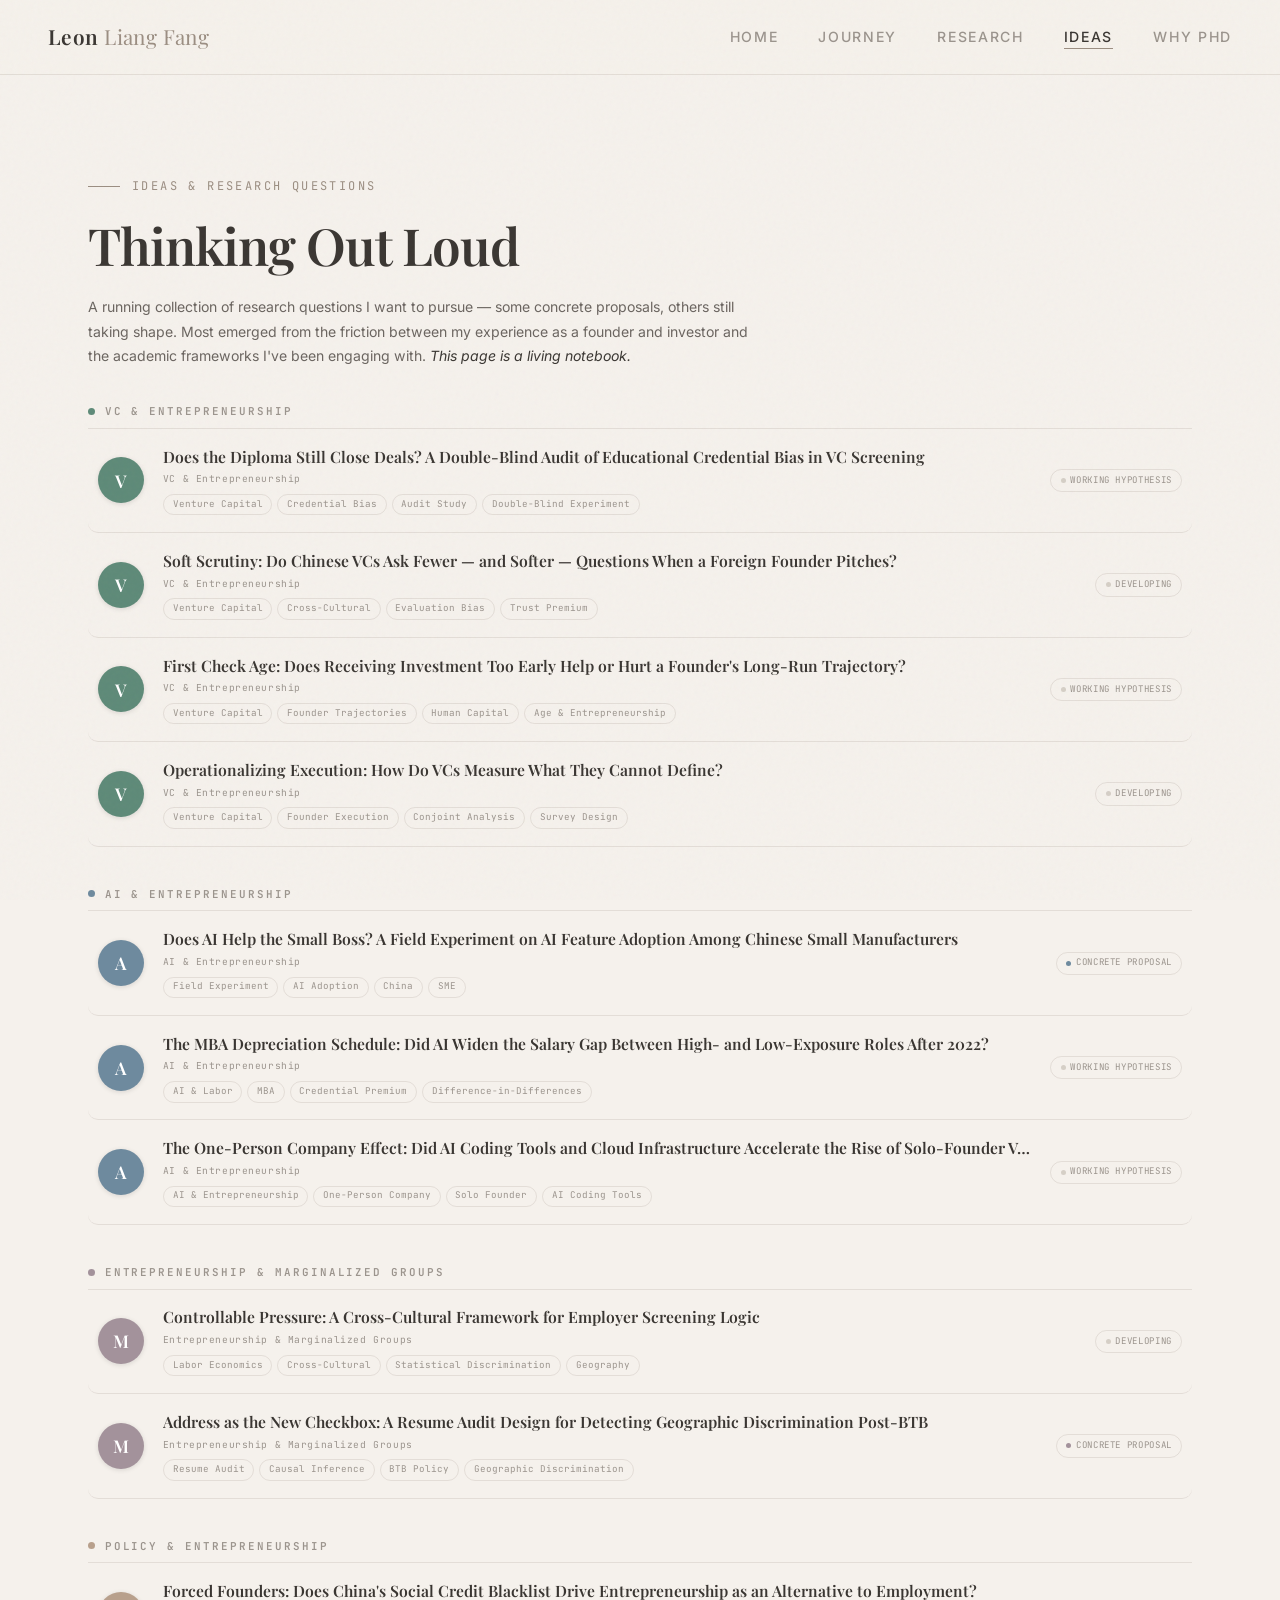
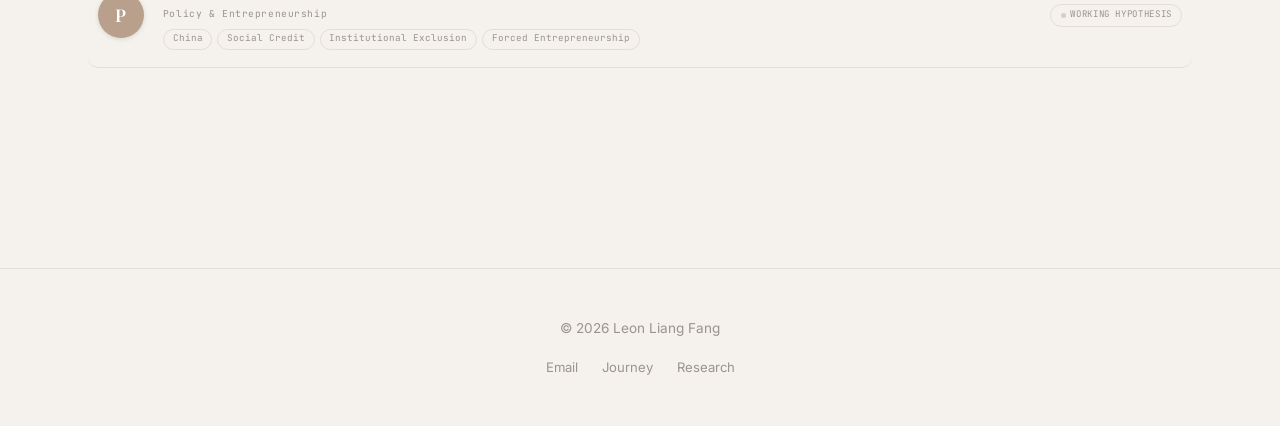
<file: leon-website/ideas.html>
<!DOCTYPE html>
<html lang="en">
<head>
  <meta charset="UTF-8">
  <meta name="viewport" content="width=device-width, initial-scale=1.0">
  <title>Ideas — Leon Liang Fang</title>
  <link rel="preconnect" href="https://fonts.googleapis.com">
  <link rel="preconnect" href="https://fonts.gstatic.com" crossorigin>
  <link href="https://fonts.googleapis.com/css2?family=Inter:wght@300;400;500;600&family=Playfair+Display:ital,wght@0,400;0,600;0,700;1,400&family=JetBrains+Mono:wght@300;400&display=swap" rel="stylesheet">
  <link rel="stylesheet" href="css/style.css">
  <style>
  /* ================================================
     IDEAS PAGE
     ================================================ */

  /* ---- Intro ---- */
  .ideas-intro {
    max-width: 680px;
    margin-bottom: 2.2rem;
  }
  .ideas-intro p {
    font-size: 0.88rem;
    color: var(--text-secondary);
    line-height: 1.75;
  }
  .ideas-intro em {
    color: var(--text-primary);
    font-style: italic;
  }

  /* ---- Category section ---- */
  .idea-category {
    margin-bottom: 2.5rem;
  }
  .idea-category-title {
    font-family: var(--font-mono);
    font-size: 0.68rem;
    text-transform: uppercase;
    letter-spacing: 0.18em;
    color: var(--text-muted);
    margin-bottom: 0.6rem;
    display: flex;
    align-items: center;
    gap: 0.6rem;
  }
  .category-dot {
    width: 7px;
    height: 7px;
    border-radius: 50%;
    flex-shrink: 0;
  }

  /* ---- Ideas list ---- */
  .idea-list {
    display: flex;
    flex-direction: column;
    border-top: 1px solid var(--border-light);
  }

  /* ---- Single list item ---- */
  .idea-item {
    display: flex;
    align-items: center;
    gap: 1.2rem;
    padding: 1.05rem 0.6rem;
    border-bottom: 1px solid var(--border-light);
    cursor: pointer;
    border-radius: 10px;
    transition: transform 0.22s cubic-bezier(0.25, 0.46, 0.45, 0.94),
                background 0.18s ease,
                box-shadow 0.22s ease;
    position: relative;
  }
  .idea-item:hover {
    transform: scale(1.018) translateY(-1px);
    background: var(--bg-secondary);
    box-shadow: 0 4px 20px rgba(58, 54, 50, 0.07);
    z-index: 1;
  }

  /* Category color icon */
  .idea-item-icon {
    width: 46px;
    height: 46px;
    border-radius: 50%;
    display: flex;
    align-items: center;
    justify-content: center;
    flex-shrink: 0;
    font-family: var(--font-serif);
    font-size: 1.1rem;
    font-weight: 600;
    color: white;
    box-shadow: 0 1px 5px rgba(0,0,0,0.12);
  }

  /* Text content */
  .idea-item-content {
    flex: 1;
    min-width: 0;
  }
  .idea-item-title {
    font-family: var(--font-serif);
    font-size: 0.98rem;
    font-weight: 600;
    color: var(--text-primary);
    line-height: 1.35;
    margin-bottom: 0.28rem;
    white-space: nowrap;
    overflow: hidden;
    text-overflow: ellipsis;
  }
  .idea-item-meta {
    font-family: var(--font-mono);
    font-size: 0.6rem;
    color: var(--text-muted);
    letter-spacing: 0.06em;
    margin-bottom: 0.4rem;
  }
  .idea-item-tags {
    display: flex;
    flex-wrap: wrap;
    gap: 0.3rem;
  }
  .idea-tag {
    font-family: var(--font-mono);
    font-size: 0.58rem;
    padding: 0.12rem 0.55rem;
    border-radius: 100px;
    border: 1px solid var(--border-light);
    color: var(--text-muted);
  }

  /* Maturity badge */
  .idea-item-maturity {
    display: flex;
    align-items: center;
    gap: 0.3rem;
    flex-shrink: 0;
    font-family: var(--font-mono);
    font-size: 0.57rem;
    letter-spacing: 0.07em;
    text-transform: uppercase;
    color: var(--text-muted);
    border: 1px solid var(--border-light);
    border-radius: 100px;
    padding: 0.18rem 0.6rem;
    white-space: nowrap;
    transition: color 0.18s ease, border-color 0.18s ease;
  }
  .idea-item-maturity-dot {
    width: 5px;
    height: 5px;
    border-radius: 50%;
    flex-shrink: 0;
  }
  .idea-item:hover .idea-item-maturity {
    color: var(--text-secondary);
    border-color: var(--border-medium);
  }

  /* ================================================
     FULL-SCREEN MODAL
     ================================================ */
  .idea-modal {
    position: fixed;
    inset: 0;
    z-index: 1000;
    display: flex;
    align-items: center;
    justify-content: center;
    opacity: 0;
    pointer-events: none;
    transition: opacity 0.28s ease;
  }
  .idea-modal.visible {
    opacity: 1;
    pointer-events: auto;
  }
  .modal-backdrop {
    position: absolute;
    inset: 0;
    background: rgba(46, 42, 38, 0.52);
    backdrop-filter: blur(10px);
    -webkit-backdrop-filter: blur(10px);
  }
  .modal-card {
    position: relative;
    z-index: 1;
    background: var(--bg-primary);
    border-radius: 18px;
    width: min(700px, 92vw);
    max-height: 82vh;
    overflow: hidden;
    display: flex;
    flex-direction: column;
    box-shadow: 0 28px 90px rgba(0, 0, 0, 0.22);
    transform: scale(0.94) translateY(12px);
    transition: transform 0.3s cubic-bezier(0.25, 0.46, 0.45, 0.94);
  }
  .idea-modal.visible .modal-card {
    transform: scale(1) translateY(0);
  }
  .modal-accent-bar {
    height: 4px;
    width: 100%;
    flex-shrink: 0;
  }
  .modal-close {
    position: absolute;
    top: 1rem;
    right: 1rem;
    z-index: 2;
    width: 32px;
    height: 32px;
    border-radius: 50%;
    background: var(--bg-secondary);
    border: 1px solid var(--border-light);
    cursor: pointer;
    display: flex;
    align-items: center;
    justify-content: center;
    font-size: 1rem;
    color: var(--text-muted);
    line-height: 1;
    transition: background 0.18s, color 0.18s;
  }
  .modal-close:hover {
    background: var(--border-light);
    color: var(--text-primary);
  }
  .modal-body {
    flex: 1;
    overflow-y: auto;
    padding: 2.2rem 2.5rem 2.8rem;
    scrollbar-width: thin;
    scrollbar-color: var(--border-light) transparent;
  }
  .modal-body::-webkit-scrollbar { width: 3px; }
  .modal-body::-webkit-scrollbar-thumb { background: var(--border-light); border-radius: 2px; }

  /* Modal header */
  .modal-header {
    display: flex;
    align-items: flex-start;
    gap: 1.1rem;
    margin-bottom: 1.4rem;
    padding-bottom: 1.4rem;
    border-bottom: 1px solid var(--border-light);
  }
  .modal-icon {
    width: 56px;
    height: 56px;
    border-radius: 50%;
    display: flex;
    align-items: center;
    justify-content: center;
    flex-shrink: 0;
    font-family: var(--font-serif);
    font-size: 1.3rem;
    font-weight: 600;
    color: white;
    box-shadow: 0 2px 8px rgba(0,0,0,0.15);
  }
  .modal-header-text { flex: 1; min-width: 0; }
  .modal-title {
    font-family: var(--font-serif);
    font-size: 1.4rem;
    font-weight: 600;
    color: var(--text-primary);
    line-height: 1.25;
    margin-bottom: 0.35rem;
  }
  .modal-meta {
    font-family: var(--font-mono);
    font-size: 0.63rem;
    color: var(--text-muted);
    letter-spacing: 0.07em;
    line-height: 1.6;
    display: flex;
    align-items: center;
    gap: 0.5rem;
    flex-wrap: wrap;
  }
  .modal-maturity-badge {
    font-family: var(--font-mono);
    font-size: 0.57rem;
    letter-spacing: 0.07em;
    text-transform: uppercase;
    padding: 0.12rem 0.55rem;
    border-radius: 100px;
    border: 1px solid var(--modal-accent, var(--accent-taupe));
    color: var(--modal-accent, var(--accent-taupe));
    opacity: 0.85;
  }

  /* Abstract */
  .modal-abstract {
    font-size: 0.88rem;
    color: var(--text-muted);
    font-style: italic;
    line-height: 1.75;
    margin-bottom: 1.2rem;
    padding: 0.9rem 1.1rem;
    background: var(--bg-secondary);
    border-radius: 10px;
    border-left: 3px solid var(--modal-accent, var(--accent-taupe));
  }

  /* Bullet list */
  .modal-desc-list {
    list-style: none;
    padding: 0;
    margin: 0 0 1.5rem;
  }
  .modal-desc-list li {
    position: relative;
    padding-left: 1.1rem;
    font-size: 0.9rem;
    color: var(--text-secondary);
    line-height: 1.72;
    margin-bottom: 0.42rem;
  }
  .modal-desc-list li::before {
    content: '';
    position: absolute;
    left: 0;
    top: 0.62em;
    width: 5px;
    height: 5px;
    border-radius: 50%;
    background: var(--modal-accent, var(--accent-taupe));
    opacity: 0.55;
  }

  /* Section label inside modal */
  .modal-section-label {
    font-family: var(--font-mono);
    font-size: 0.6rem;
    text-transform: uppercase;
    letter-spacing: 0.15em;
    color: var(--text-muted);
    margin: 1.2rem 0 0.5rem;
  }

  /* Tags */
  .modal-tags {
    display: flex;
    flex-wrap: wrap;
    gap: 0.4rem;
  }
  .modal-tag {
    font-family: var(--font-mono);
    font-size: 0.62rem;
    padding: 0.18rem 0.65rem;
    border-radius: 100px;
    border: 1px solid var(--border-light);
    color: var(--text-muted);
  }
  .modal-tag.accent {
    border-color: var(--modal-accent, var(--accent-taupe));
    color: var(--modal-accent, var(--accent-taupe));
    opacity: 0.85;
  }
  </style>
</head>
<body>

  <div class="grain-overlay"></div>

  <nav class="nav">
    <a href="index.html" class="nav-logo">Leon <span>Liang Fang</span></a>
    <ul class="nav-links">
      <li><a href="index.html">Home</a></li>
      <li><a href="cv.html">Journey</a></li>
      <li><a href="research.html">Research</a></li>
      <li><a href="ideas.html" class="active">Ideas</a></li>
      <li><a href="why-phd.html">Why PhD</a></li>
    </ul>
    <button class="nav-toggle" aria-label="Menu">
      <span></span><span></span><span></span>
    </button>
  </nav>

  <main class="page-content">
    <section class="section">
      <div class="section-label">Ideas &amp; Research Questions</div>
      <h1 class="fade-in" style="margin-bottom: 1rem;">Thinking Out Loud</h1>
      <div class="ideas-intro fade-in">
        <p>A running collection of research questions I want to pursue — some concrete proposals, others still taking shape.
           Most emerged from the friction between my experience as a founder and investor and the academic frameworks I've been engaging with.
           <em>This page is a living notebook.</em></p>
      </div>

      <div id="ideasContainer"></div>
    </section>
  </main>

  <!-- Full-screen modal -->
  <div class="idea-modal" id="ideaModal" role="dialog" aria-modal="true">
    <div class="modal-backdrop" id="ideaModalBackdrop"></div>
    <div class="modal-card">
      <div class="modal-accent-bar" id="ideaAccentBar"></div>
      <button class="modal-close" id="ideaModalClose" aria-label="Close">&#10005;</button>
      <div class="modal-body" id="ideaModalBody"></div>
    </div>
  </div>

  <footer class="footer">
    <p>&copy; 2026 Leon Liang Fang</p>
    <div class="footer-links">
      <a href="mailto:liang.fang0611@gmail.com">Email</a>
      <a href="cv.html">Journey</a>
      <a href="research.html">Research</a>
    </div>
  </footer>

  <script src="js/main.js"></script>
  <script>
  /* ============================================================
     IDEAS DATA
     ============================================================ */
  const IDEA_CATEGORIES = [
    {
      id: 'vc',
      label: 'VC & Entrepreneurship',
      dotColor: '#5E8A78',
      iconLetter: 'V',
      items: [
        {
          title: 'Does the Diploma Still Close Deals? A Double-Blind Audit of Educational Credential Bias in VC Screening',
          category: 'VC & Entrepreneurship',
          maturity: 'Working Hypothesis',
          color: '#5E8A78',
          iconLetter: 'V',
          abstract: 'Venture capitalists routinely cite the quality of the founding team as their top investment criterion — but how much of that judgment is about the person versus the institution on their resume? This study uses a double-blind audit design: identical business plans and AI startup proposals are shown to investors, with founder educational credentials varied across treatment groups. By holding everything else constant and randomizing only credential information, we can cleanly measure how much a degree from a prestigious school inflates — or an unknown school deflates — investor interest, question quality, and willingness to proceed.',
          points: [
            {
              label: 'Experimental Design',
              items: [
                'Prepare a set of high-quality, realistic business plans and AI startup proposals with identical content, financials, and market analysis — the pitch material itself is held constant across all conditions',
                'Randomize founder educational background across three conditions: (A) top-tier institution (Stanford, MIT, Tsinghua), (B) non-prestigious but legitimate institution, (C) no degree information disclosed',
                'Present to a sample of active VC professionals; measure investment interest (binary proceed/pass), number and depth of follow-up questions, perceived founder credibility ratings, and hypothetical term sheet willingness'
              ]
            },
            {
              label: 'What We Are Testing',
              items: [
                'Primary question: does credential tier shift investment decisions when the underlying business opportunity is identical? If yes, by how much — and is the effect larger at early stage (where founder signals dominate) than growth stage (where traction dominates)?',
                'Credential disclosure vs. suppression: does withholding credential information (Group C) cause investors to assume a negative signal, or do they evaluate the pitch on its merits? The direction of this effect distinguishes optimistic from pessimistic default priors',
                'Substitute signal question: when credentials are hidden, do investors ask more probing questions about team background, or shift weight toward traction metrics and market size — revealing what they use credentials as a proxy for'
              ]
            },
            {
              label: 'Why This Matters',
              items: [
                'If investors with identical pitch material fund Group A at meaningfully higher rates than Groups B or C, it reveals credential-driven pattern matching that is independent of actual startup quality — a structural bias in how capital gets allocated',
                'Has direct implications for non-traditional founders: founders from non-elite backgrounds with strong ideas may face systematic screening disadvantage at the earliest, most consequential stage of the funding funnel',
                'Cross-cultural extension: the credential premium is likely larger in Asian VC markets (where academic pedigree carries significant social weight) than in Silicon Valley (where dropout mythology partially offsets it) — testing both provides a theoretically interesting contrast'
              ]
            }
          ],
          tags: ['Venture Capital', 'Credential Bias', 'Audit Study', 'Double-Blind Experiment', 'Signal Theory', 'Access to Capital']
        },
        {
          title: 'Soft Scrutiny: Do Chinese VCs Ask Fewer — and Softer — Questions When a Foreign Founder Pitches?',
          category: 'VC & Entrepreneurship',
          maturity: 'Developing',
          color: '#5E8A78',
          iconLetter: 'V',
          abstract: 'Observed in practice: when a foreign team member takes the lead in a pitch to Chinese VCs, the Q&A tends to be shorter, less probing, and more deferential than when the same content is delivered by a Chinese founder. Two competing explanations exist — a language accommodation effect (VCs soften questions to reduce conversational friction) and a trust premium effect (foreign, especially Western, technical founders enjoy higher baseline credibility). Disentangling these requires a controlled experiment.',
          points: [
            {
              label: 'The Two Hypotheses',
              items: [
                'Language Barrier Hypothesis: VCs ask fewer and softer questions because cross-lingual communication is cognitively costly and socially awkward — the effect disappears if the foreign founder speaks fluent Mandarin',
                'Trust Premium Hypothesis: VCs extend greater epistemic deference to foreign (particularly Western) technical founders, treating nationality as a positive quality signal independent of language — the effect persists even in same-language conditions',
                'A third, complementary mechanism: face-saving norms may discourage VCs from visibly challenging a foreign guest in a group setting, creating a social courtesy effect layered on top of either cognitive mechanism'
              ]
            },
            {
              label: 'Experimental Design',
              items: [
                'Vignette / video experiment: produce identical pitch recordings varying only the presenter along two dimensions — nationality (Chinese vs. Western-presenting) and language (Mandarin vs. English with translation)',
                'Assign Chinese VC professionals to rate their intended follow-up questions on a standardized scale: quantity, perceived adversarialness, and epistemic depth',
                'A 2×2 design (nationality × language) allows clean separation: if the effect persists in the Mandarin-speaking foreign-founder condition, it cannot be attributed to language barrier alone'
              ]
            },
            {
              label: 'Broader Implications',
              items: [
                'If the trust premium hypothesis holds, it implies a systematic cross-border evaluation asymmetry: foreign founders receive a due-diligence discount that could distort capital allocation toward weaker international deals',
                'Connects to status characteristics theory — in uncertain evaluation contexts (early-stage, high technical ambiguity), high-status demographic signals (Western founder, technical role) reduce scrutiny as a heuristic substitute for competence assessment',
                'Has policy and practical relevance: Chinese VC firms increasingly evaluate cross-border deals; understanding the source of evaluation bias is prerequisite to correcting it'
              ]
            }
          ],
          tags: ['Venture Capital', 'Cross-Cultural', 'Evaluation Bias', 'Trust Premium', 'China', 'Experimental Design', 'Status Characteristics']
        },
        {
          title: 'First Check Age: Does Receiving Investment Too Early Help or Hurt a Founder\'s Long-Run Trajectory?',
          category: 'VC & Entrepreneurship',
          maturity: 'Working Hypothesis',
          color: '#5E8A78',
          iconLetter: 'V',
          abstract: 'Some founders receive their first institutional check in high school or early college. Is this a gift or a trap? Early investment may confer durable advantages — VC network access, learning-by-doing, and a quality signal that compounds across future fundraising rounds. But it may equally impose costs: foreclosed education, premature scaling pressure, and a warped risk calibration before the founder has developed judgment. This study uses longitudinal founder-level data to ask whether age at first investment predicts long-run entrepreneurial outcomes.',
          points: [
            {
              label: 'Competing Mechanisms',
              items: [
                'Accelerant hypothesis: early investment provides compounding network access and mentorship at a formative stage — the VC relationship itself is the durable asset, not the capital',
                'Signal compounding hypothesis: being funded at 17 is an extraordinarily strong quality signal; if investors use prior funding as a credibility anchor, early-funded founders enter every future round with a reputational head start',
                'Opportunity cost hypothesis: founders who take money early forgo education, peer network formation, and low-stakes experimentation — the very inputs that produce founder judgment in later, higher-stakes ventures',
                'Overconfidence trap: early success may calibrate risk tolerance incorrectly, leading to overextension or premature product-market fit assumptions in subsequent ventures'
              ]
            },
            {
              label: 'Data & Outcomes',
              items: [
                'Primary data source: Crunchbase / PitchBook founder-level records — first funding date matched to founder birth year or graduation year to approximate age at first check',
                'Outcome variables: (1) total capital raised across all ventures, (2) probability of any exit (acquisition or IPO), (3) IPO probability specifically, (4) time to exit, (5) number of subsequent ventures founded',
                'Secondary cut: compare "very early" founders (funded ≤ age 22) vs. "standard" founders (23–30) vs. "late" founders (30+), controlling for sector, vintage year, and geography'
              ]
            },
            {
              label: 'Identification Challenge',
              items: [
                'Core endogeneity problem: the youngest-funded founders are almost certainly right-tail outliers in ability — any positive outcome correlation may reflect selection, not the effect of early funding itself',
                'Proposed instrument: regional variation in the density of youth-focused accelerators and high-school entrepreneurship programs, which shifts the probability of early funding without directly affecting long-run founder quality',
                'Complementary approach: within-founder analysis for serial entrepreneurs — does the gap between first-check age and subsequent venture outcomes shrink as controls are added, pointing toward selection rather than treatment?'
              ]
            }
          ],
          tags: ['Venture Capital', 'Founder Trajectories', 'Human Capital', 'Age & Entrepreneurship', 'Longitudinal Data', 'Crunchbase', 'Selection Effects']
        },
        {
          title: 'Operationalizing Execution: How Do VCs Measure What They Cannot Define?',
          category: 'VC & Entrepreneurship',
          maturity: 'Developing',
          color: '#5E8A78',
          iconLetter: 'V',
          abstract: '"Execution ability" is the most frequently cited criterion in venture investment decisions and the least rigorously defined. Investors say they know it when they see it — but what exactly are they seeing? This study develops a multi-dimensional taxonomy of execution signals used by VCs, tests whether investors agree on which signals matter most (inter-rater reliability), and compares stated importance rankings against revealed preferences in a conjoint experiment. The gap between the two is where the most interesting findings live.',
          points: [
            {
              label: 'The Four Execution Dimensions',
              items: [
                'Business plan completeness: does the degree of preparation and internal consistency in a founding document predict investor confidence — or does over-polished documentation signal consultancy thinking rather than builder mentality?',
                'Early user acquisition speed: how quickly the founding team acquired their first 100/1,000 users, treated as a revealed hustle signal independent of product quality',
                'Core team stability: whether co-founders and early key hires remained through the evaluation period — tests whether team cohesion functions as a proxy for founder leadership and vision clarity',
                'Product iteration velocity: time between meaningful product releases, used as a measure of learning agility and operational throughput under resource constraints'
              ]
            },
            {
              label: 'Two-Stage Research Design',
              items: [
                'Stage 1 — Survey: ask a sample of active VCs to rank the four dimensions by importance, define their own execution criteria in open response, and rate how consistently they apply each signal across deals. This establishes stated preferences and inter-rater reliability',
                'Stage 2 — Conjoint experiment: present investors with pairs of founder profiles that vary systematically across the four execution dimensions (and a fifth control dimension). Measure which attributes actually drive simulated investment decisions — this is the revealed preference measure',
                'Key comparison: wherever stated rankings (Stage 1) diverge from conjoint weights (Stage 2), the gap reveals systematic self-deception or social desirability bias in how investors describe their own decision-making',
                'Optional Stage 3 — Retrospective validation: for a sample of funded companies, score early-stage execution signals from archival data (Crunchbase, LinkedIn, press coverage) and test whether any dimension predicts 3-year outcomes better than others'
              ]
            },
            {
              label: 'What Would Make This Publishable',
              items: [
                'The construct validity contribution: this study would produce the first validated, multi-item measurement instrument for "founder execution ability" as perceived by investors — a building block other researchers can use',
                'Cross-cultural extension: do Chinese VCs and U.S. VCs weight the same execution signals differently? Team stability may carry more weight in China (where co-founder splits are highly stigmatized); user acquisition speed may be weighted more heavily in the U.S. (growth-first culture)',
                'Stated vs. revealed divergence as the headline finding: if investors claim to weight team stability highest but conjoint data shows user acquisition speed dominates actual choices, that discrepancy is itself a publishable insight about self-knowledge limitations in expert judgment'
              ]
            }
          ],
          tags: ['Venture Capital', 'Founder Execution', 'Conjoint Analysis', 'Survey Design', 'Stated vs. Revealed Preference', 'Measurement', 'Cross-Cultural VC']
        }
      ]
    },
    {
      id: 'ai',
      label: 'AI & Entrepreneurship',
      dotColor: '#6E8A9E',
      iconLetter: 'A',
      items: [
        {
          title: 'Does AI Help the Small Boss? A Field Experiment on AI Feature Adoption Among Chinese Small Manufacturers',
          category: 'AI & Entrepreneurship',
          maturity: 'Concrete Proposal',
          color: '#6E8A9E',
          iconLetter: 'A',
          abstract: 'Millions of small Chinese factory owners manage procurement, pricing, customer communication, and inventory with minimal digital infrastructure. A SaaS platform serving several thousand such users offers a rare opportunity: a randomized field experiment embedding AI-assisted features into tools these owners already use daily. By varying which AI features are pushed to which users, we can causally identify whether AI tools improve business outcomes for a low-tech, high-skepticism population that is almost entirely absent from existing AI adoption research.',
          points: [
            {
              label: 'Experimental Design',
              items: [
                'Platform RCT: users are randomly assigned across treatment arms at the account level prior to feature rollout — eliminating selection bias that plagues voluntary adoption studies',
                'Four treatment arms: (1) AI customer communication assistant (replying to inquiries, quoting prices); (2) AI inventory & demand forecasting; (3) AI financial summary & reporting; (4) control group receiving a cosmetic UI update with no functional AI capability',
                'A fifth "bundle" arm receives all three AI features — allowing estimation of complementarity effects between tool types',
                'Staggered rollout design: if pure randomization is operationally difficult, a waitlist RCT (phased release by cohort) preserves causal identification via difference-in-differences with staggered treatment timing'
              ]
            },
            {
              label: 'Outcome Variables',
              items: [
                'Primary business outcomes: monthly revenue/GMV (drawn from platform transaction logs), order volume, customer repeat-purchase rate, and inventory turnover ratio',
                'Platform engagement: daily active use, feature-specific click-through and task completion rates, time-on-platform — distinguishes genuine adoption from passive receipt',
                'Efficiency proxies: response time to customer inquiries, quote generation speed, month-end reconciliation time (all measurable within the SaaS system)',
                'Survival & exit: 6- and 12-month business continuity, measured by sustained platform subscription and self-reported factory operating status'
              ]
            },
            {
              label: 'Control Variables & Heterogeneity',
              items: [
                'Key controls: factory size (employee headcount), owner age and education level, industry sub-sector (apparel vs. hardware vs. electronics), prior digital tool usage intensity, geographic tier (Tier 1–4 city)',
                'Central heterogeneity hypothesis: AI tools should generate the largest gains for owners with the lowest baseline digital literacy — the "last-mile AI" prediction. This is the opposite of the skill-biased technology narrative dominant in Western AI research',
                'Secondary heterogeneity: effects may be larger for customer-facing features (communication, quoting) than back-office features (forecasting, reporting) among owners who are already strong on intuitive demand sensing but weak on written communication',
                'Complementarity test: does the bundle arm outperform the sum of individual treatment arms? Positive complementarity would suggest AI tools work as a system, not as isolated utilities'
              ]
            }
          ],
          tags: ['Field Experiment', 'AI Adoption', 'China', 'SME', 'Manufacturing', 'RCT', 'Platform Data', 'Technology & Entrepreneurship']
        },
        {
          title: 'The MBA Depreciation Schedule: Did AI Widen the Salary Gap Between High- and Low-Exposure Roles After 2022?',
          category: 'AI & Entrepreneurship',
          maturity: 'Working Hypothesis',
          color: '#6E8A9E',
          iconLetter: 'A',
          abstract: 'MBA programs train graduates for careers in finance, consulting, and general management — many of which sit squarely in AI\'s high-exposure zone. If AI erodes the human capital value of skills taught in business school (financial modeling, market analysis, structured problem-solving), then post-2022 salary data should reveal a divergence: MBA graduates who landed in AI-resilient roles retain their credential premium, while those in high-exposure roles see it compress. The ChatGPT launch in late 2022 provides a clean natural experiment to test this.',
          points: [
            {
              label: 'Identification Strategy',
              items: [
                'Difference-in-differences design: compare salary growth trajectories of MBA graduates in high-AI-exposure occupations vs. low-AI-exposure occupations, before and after Q4 2022 (ChatGPT launch as an exogenous shock)',
                'AI exposure index: apply existing occupation-level AI exposure measures (e.g., Felten et al. 2023, Acemoglu\'s automation exposure index) to map each MBA graduate\'s job title onto a continuous exposure score',
                'Treatment timing: the 2022 shock is sharp and externally imposed — it allows a pre/post design without requiring an instrument, as long as parallel trends hold in the pre-period'
              ]
            },
            {
              label: 'Data Sources',
              items: [
                'GMAC annual alumni surveys: the Graduate Management Admission Council conducts large-scale salary surveys of MBA graduates by function, industry, and years-out — covers pre- and post-2022 cohorts',
                'LinkedIn Salary and Glassdoor: job-title-level salary data with graduation year filters, allowing construction of a panel by cohort × occupation × year',
                'Complementary: compare MBA premium against non-MBA workers in the same occupation to isolate the credential component — does AI compress the degree premium specifically, or compress wages in that occupation overall?'
              ]
            },
            {
              label: 'Key Hypotheses & Heterogeneity',
              items: [
                'Primary hypothesis: the MBA salary premium in high-exposure functions (finance, consulting, marketing analytics) declines post-2022 relative to low-exposure functions (general management, operations leadership, entrepreneurship)',
                'Signal vs. human capital decomposition: if the credential premium shrinks only in task-intensive roles but holds in managerial or relational roles, it suggests AI is eroding human capital value while leaving signaling value intact — a theoretically clean distinction',
                'Tier heterogeneity: the effect should be larger for graduates of lower-ranked programs (whose credential primarily signals access to training, not elite network) and smaller for top-10 programs (where the network and brand persist regardless of skill obsolescence)',
                'Tenure heterogeneity: recent graduates are more exposed — their salary is more tightly tied to task execution skills; senior MBAs with accumulated social capital and positional authority should see smaller effects'
              ]
            }
          ],
          tags: ['AI & Labor', 'MBA', 'Credential Premium', 'Difference-in-Differences', 'AI Exposure', 'Salary Data', 'Human Capital vs. Signaling']
        },
        {
          title: 'The One-Person Company Effect: Did AI Coding Tools and Cloud Infrastructure Accelerate the Rise of Solo-Founder Ventures?',
          category: 'AI & Entrepreneurship',
          maturity: 'Working Hypothesis',
          color: '#6E8A9E',
          iconLetter: 'A',
          abstract: 'Building a software company once required a team: a developer, a designer, an ops engineer, and someone to manage infrastructure. AI coding tools (Claude Code, Cursor, GitHub Copilot) and serverless cloud infrastructure (Vercel, Supabase, AWS Lambda) have compressed all of these into a single person\'s workflow. This study asks whether this technological shift produced a measurable increase in viable one-person companies — not just registered solo LLCs, but ventures that reach revenue, retain users, and survive — and whether AI tooling specifically is the driver or just one factor among many.',
          points: [
            {
              label: 'Why Now, and Why Different',
              items: [
                'Solo entrepreneurship is not new, but historically solo software founders faced a hard ceiling: product scope was bounded by one person\'s time, and scaling required hiring. AI coding assistants remove the time constraint; cloud-native infrastructure removes the ops burden',
                'The key shift post-2022 is qualitative, not just quantitative: one person can now ship, iterate, and operate a product at a pace that previously required a 3–5 person team — this changes the minimum viable company, not just its cost structure',
                'Distinct from the gig economy narrative: OPCs are asset-building ventures (products, recurring revenue, equity) rather than labor-selling arrangements — a theoretically different form of solo economic activity'
              ]
            },
            {
              label: 'Data & Identification',
              items: [
                'U.S. Census Non-employer Statistics: annual counts of zero-employee firms by NAICS sector — look for an inflection in software/information services firms post-2022 relative to other sectors as a falsification test',
                'Product Hunt launch data: each launch includes team size; track the share of solo-founder launches over time and correlate with AI tool adoption milestones (Copilot GA: 2022, ChatGPT: late 2022, Cursor mass adoption: 2024)',
                'GitHub activity: compare commercialization rates (linked product page, Stripe integration, paying users) for solo-contributor repositories before and after AI coding tool availability',
                'Identification challenge: remote work culture, post-layoff entrepreneurship, and AI tooling all accelerated together after 2020. Use sector variation as a partial fix — the effect should be concentrated in software/SaaS and near-zero in hardware, food, or services'
              ]
            },
            {
              label: 'Outcomes Beyond Formation',
              items: [
                'Company formation is the easy part to measure but not the most interesting — what matters is whether AI-era OPCs are more viable: do they reach $1K MRR faster, survive longer, and exit at higher rates than pre-AI solo ventures?',
                'Indie Hackers and similar platforms contain longitudinal self-reported revenue data for thousands of solo founders, with founding year — a under-used dataset for this question',
                'Heterogeneity of interest: the OPC effect should be largest for technical founders (who directly use AI coding tools) and smaller for non-technical founders (who rely on no-code tools) — this distinction lets us isolate AI coding specifically from the broader cloud democratization trend'
              ]
            }
          ],
          tags: ['AI & Entrepreneurship', 'One-Person Company', 'Solo Founder', 'AI Coding Tools', 'Cloud Infrastructure', 'Firm Formation', 'Census Data', 'Indie Hackers']
        }
      ]
    },
    {
      id: 'marginalized',
      label: 'Entrepreneurship & Marginalized Groups',
      dotColor: '#A3929B',
      iconLetter: 'M',
      items: [
        {
          title: 'Controllable Pressure: A Cross-Cultural Framework for Employer Screening Logic',
          category: 'Entrepreneurship & Marginalized Groups',
          maturity: 'Developing',
          color: '#A3929B',
          iconLetter: 'M',
          abstract: 'Employers don\'t merely screen for "low-risk" candidates — they screen for candidates under manageable, predictable pressure. This comparative study examines how residential geography functions as a hidden proxy for financial obligation and compliance in both Chinese and American labor markets, revealing culturally specific but structurally parallel mechanisms of coercive screening.',
          points: [
            {
              label: 'Chinese Context',
              items: [
                'HR professionals show preference for mortgage-holding out-of-town migrant workers: geographic distance from hometown signals financial obligation, lower voluntary quit probability, and tolerance for demanding conditions',
                'Residential status (hukou) and housing debt function as observable proxies for "how trapped" a candidate is — a form of institutionally-sanctioned financial leverage'
              ]
            },
            {
              label: 'U.S. BTB Context',
              items: [
                'Residential address in BTB-adopting jurisdictions encodes neighborhood crime rates, poverty levels, and implicitly substitutes for the criminal history box that policy removed',
                'Employers shift screening burden onto geography when formal criminal record access is blocked — "you live there" becomes the new signal for "you have a record"'
              ]
            },
            {
              label: 'Cross-Cultural Parallel',
              items: [
                'Both contexts reveal geography as an employer-side leverage point for estimating "submissiveness risk" — economically-motivated compliance in China, coercive stability implied by limited mobility in the U.S.',
                'Theoretical contribution: reframes geographic mismatch from a macro labor market phenomenon into an active, intentional screening variable deployed by individual hiring decision-makers'
              ]
            }
          ],
          tags: ['Labor Economics', 'Cross-Cultural', 'Statistical Discrimination', 'Geography', 'BTB Policy', 'China']
        },
        {
          title: 'Address as the New Checkbox: A Resume Audit Design for Detecting Geographic Discrimination Post-BTB',
          category: 'Entrepreneurship & Marginalized Groups',
          maturity: 'Concrete Proposal',
          color: '#A3929B',
          iconLetter: 'M',
          abstract: 'A direct empirical test of whether residential address becomes a substitute signal for criminal record after Ban-the-Box adoption. By randomizing two address dimensions — distance from employer and neighborhood poverty/crime index — across BTB and non-BTB jurisdictions, this design converts "spatial mismatch" from a macro backdrop into a manipulable experimental variable with causal identification.',
          points: [
            {
              label: 'Experimental Design',
              items: [
                'Resume audit: randomize two address dimensions — commute distance (near vs. far) and neighborhood background (high-income vs. high-poverty/high-crime zip code)',
                'Send matched resume pairs to employers in BTB-adopting and non-BTB jurisdictions within the same metropolitan labor market',
                'Outcome variable: callback rate differences across the 2×2 address conditions, interacted with BTB adoption status'
              ]
            },
            {
              label: 'Predicted Findings',
              items: [
                'Black applicants from distant, high-poverty neighborhoods should face elevated rejection specifically in BTB regions — consistent with address functioning as a criminal record substitute',
                'The penalty for "bad address" should increase in magnitude after BTB adoption — the "new checkbox" prediction',
                'Effects should be attenuated in low-discretion hiring contexts (unionized, structured) relative to high-discretion ones'
              ]
            },
            {
              label: 'Methodological Contribution',
              items: [
                'First direct empirical design converting spatial mismatch into a causally identified experimental variable',
                'Addresses a key gap in the BTB literature: most studies examine criminal history effects but cannot distinguish whether observed penalties are due to address signals or other mechanisms'
              ]
            }
          ],
          tags: ['Resume Audit', 'Causal Inference', 'BTB Policy', 'Geographic Discrimination', 'Field Experiment', 'Race & Labor']
        }
      ]
    },
    {
      id: 'policy',
      label: 'Policy & Entrepreneurship',
      dotColor: '#B8A08C',
      iconLetter: 'P',
      items: [
        {
          title: 'Forced Founders: Does China\'s Social Credit Blacklist Drive Entrepreneurship as an Alternative to Employment?',
          category: 'Policy & Entrepreneurship',
          maturity: 'Working Hypothesis',
          color: '#B8A08C',
          iconLetter: 'P',
          abstract: 'China\'s social credit blacklist bars individuals from high-speed rail, air travel, private schooling for children, government procurement, and — critically — most formal employment. Yet it does not bar them from registering a business. If blacklisted individuals are effectively locked out of wage labor, does entrepreneurship become the primary remaining pathway to economic participation? This idea proposes that institutional exclusion mechanisms can paradoxically raise entrepreneurial entry rates among penalized populations.',
          points: [
            {
              label: 'The Mechanism',
              items: [
                'Blacklisted individuals face near-total closure of formal employment channels: background checks flag blacklist status, employers are legally discouraged from hiring blacklistees, and public-sector jobs are categorically barred',
                'Business registration, by contrast, remains legally accessible — creating an asymmetric exclusion structure where self-employment is the last viable economic option',
                'Prediction: blacklist entry should produce a measurable spike in new business registration rates among affected individuals, particularly in low-capital, informal-sector ventures'
              ]
            },
            {
              label: 'Connection to BTB Literature',
              items: [
                'Structurally parallel to "Ban-the-Box" research: when one economic pathway is blocked, individuals shift to adjacent strategies — often less desirable ones',
                'Key distinction: BTB studies typically examine employer behavior; this idea examines the excluded individual\'s strategic response — entrepreneurship as a survival route rather than opportunity-driven entry',
                'Tests whether the "institutional push" model of entrepreneurship generalizes to a non-Western, politically administered exclusion system'
              ]
            },
            {
              label: 'Empirical Strategy',
              items: [
                'Proposed design: difference-in-differences using staggered blacklist adoption timing across Chinese provinces/cities, matching blacklisted individuals to observationally similar non-blacklisted counterparts via administrative data',
                'Outcome variables: new business registration within 6/12/24 months of blacklisting; business survival rates; sectoral distribution (formal vs. informal, registered vs. unregistered)',
                'Heterogeneity analysis: effects should be larger for individuals with prior employment history and smaller for those already self-employed at time of blacklisting'
              ]
            }
          ],
          tags: ['China', 'Social Credit', 'Institutional Exclusion', 'Forced Entrepreneurship', 'Policy & Entrepreneurship', 'Difference-in-Differences']
        }
      ]
    }
  ];

  /* ============================================================
     BUILD LIST
     ============================================================ */
  (function () {
    const container = document.getElementById('ideasContainer');

    IDEA_CATEGORIES.forEach(cat => {
      if (!cat.items.length) return; // skip empty categories for now

      const section = document.createElement('div');
      section.className = 'idea-category fade-in';

      const heading = document.createElement('h2');
      heading.className = 'idea-category-title';
      heading.innerHTML = `<span class="category-dot" style="background:${cat.dotColor}"></span>${cat.label}`;
      section.appendChild(heading);

      const list = document.createElement('div');
      list.className = 'idea-list';

      cat.items.forEach(item => {
        const el = document.createElement('div');
        el.className = 'idea-item';
        el.setAttribute('role', 'button');
        el.setAttribute('tabindex', '0');

        const maturityDotColor = item.maturity === 'Concrete Proposal' ? item.color : 'var(--border-medium)';

        el.innerHTML = `
          <div class="idea-item-icon" style="background:${item.color}">${item.iconLetter}</div>
          <div class="idea-item-content">
            <div class="idea-item-title">${item.title}</div>
            <div class="idea-item-meta">${item.category}</div>
            <div class="idea-item-tags">
              ${item.tags.slice(0, 4).map(t => `<span class="idea-tag">${t}</span>`).join('')}
            </div>
          </div>
          <div class="idea-item-maturity">
            <span class="idea-item-maturity-dot" style="background:${maturityDotColor}"></span>
            ${item.maturity}
          </div>
        `;

        el.addEventListener('click', () => openIdeaModal(item));
        el.addEventListener('keydown', e => { if (e.key === 'Enter' || e.key === ' ') openIdeaModal(item); });
        list.appendChild(el);
      });

      section.appendChild(list);
      container.appendChild(section);
    });
  })();

  /* ============================================================
     MODAL LOGIC
     ============================================================ */
  (function () {
    const modal    = document.getElementById('ideaModal');
    const backdrop = document.getElementById('ideaModalBackdrop');
    const accentBar= document.getElementById('ideaAccentBar');
    const closeBtn = document.getElementById('ideaModalClose');
    const body     = document.getElementById('ideaModalBody');

    window.openIdeaModal = function (item) {
      accentBar.style.background = item.color;
      modal.style.setProperty('--modal-accent', item.color);

      const pointsHTML = item.points.map(section => `
        <div class="modal-section-label">${section.label}</div>
        <ul class="modal-desc-list">
          ${section.items.map(b => `<li>${b}</li>`).join('')}
        </ul>
      `).join('');

      body.innerHTML = `
        <div class="modal-header">
          <div class="modal-icon" style="background:${item.color}">${item.iconLetter}</div>
          <div class="modal-header-text">
            <div class="modal-title">${item.title}</div>
            <div class="modal-meta">
              ${item.category}
              <span class="modal-maturity-badge">${item.maturity}</span>
            </div>
          </div>
        </div>
        <div class="modal-abstract">${item.abstract}</div>
        ${pointsHTML}
        <div class="modal-tags">
          ${item.tags.map((t, i) => `<span class="modal-tag${i < 2 ? ' accent' : ''}">${t}</span>`).join('')}
        </div>
      `;
      body.scrollTop = 0;
      modal.classList.add('visible');
      document.body.style.overflow = 'hidden';
    };

    function closeModal() {
      modal.classList.remove('visible');
      document.body.style.overflow = '';
    }

    closeBtn.addEventListener('click', closeModal);
    backdrop.addEventListener('click', closeModal);
    document.addEventListener('keydown', e => { if (e.key === 'Escape') closeModal(); });
  })();
  </script>
</body>
</html>
</file>
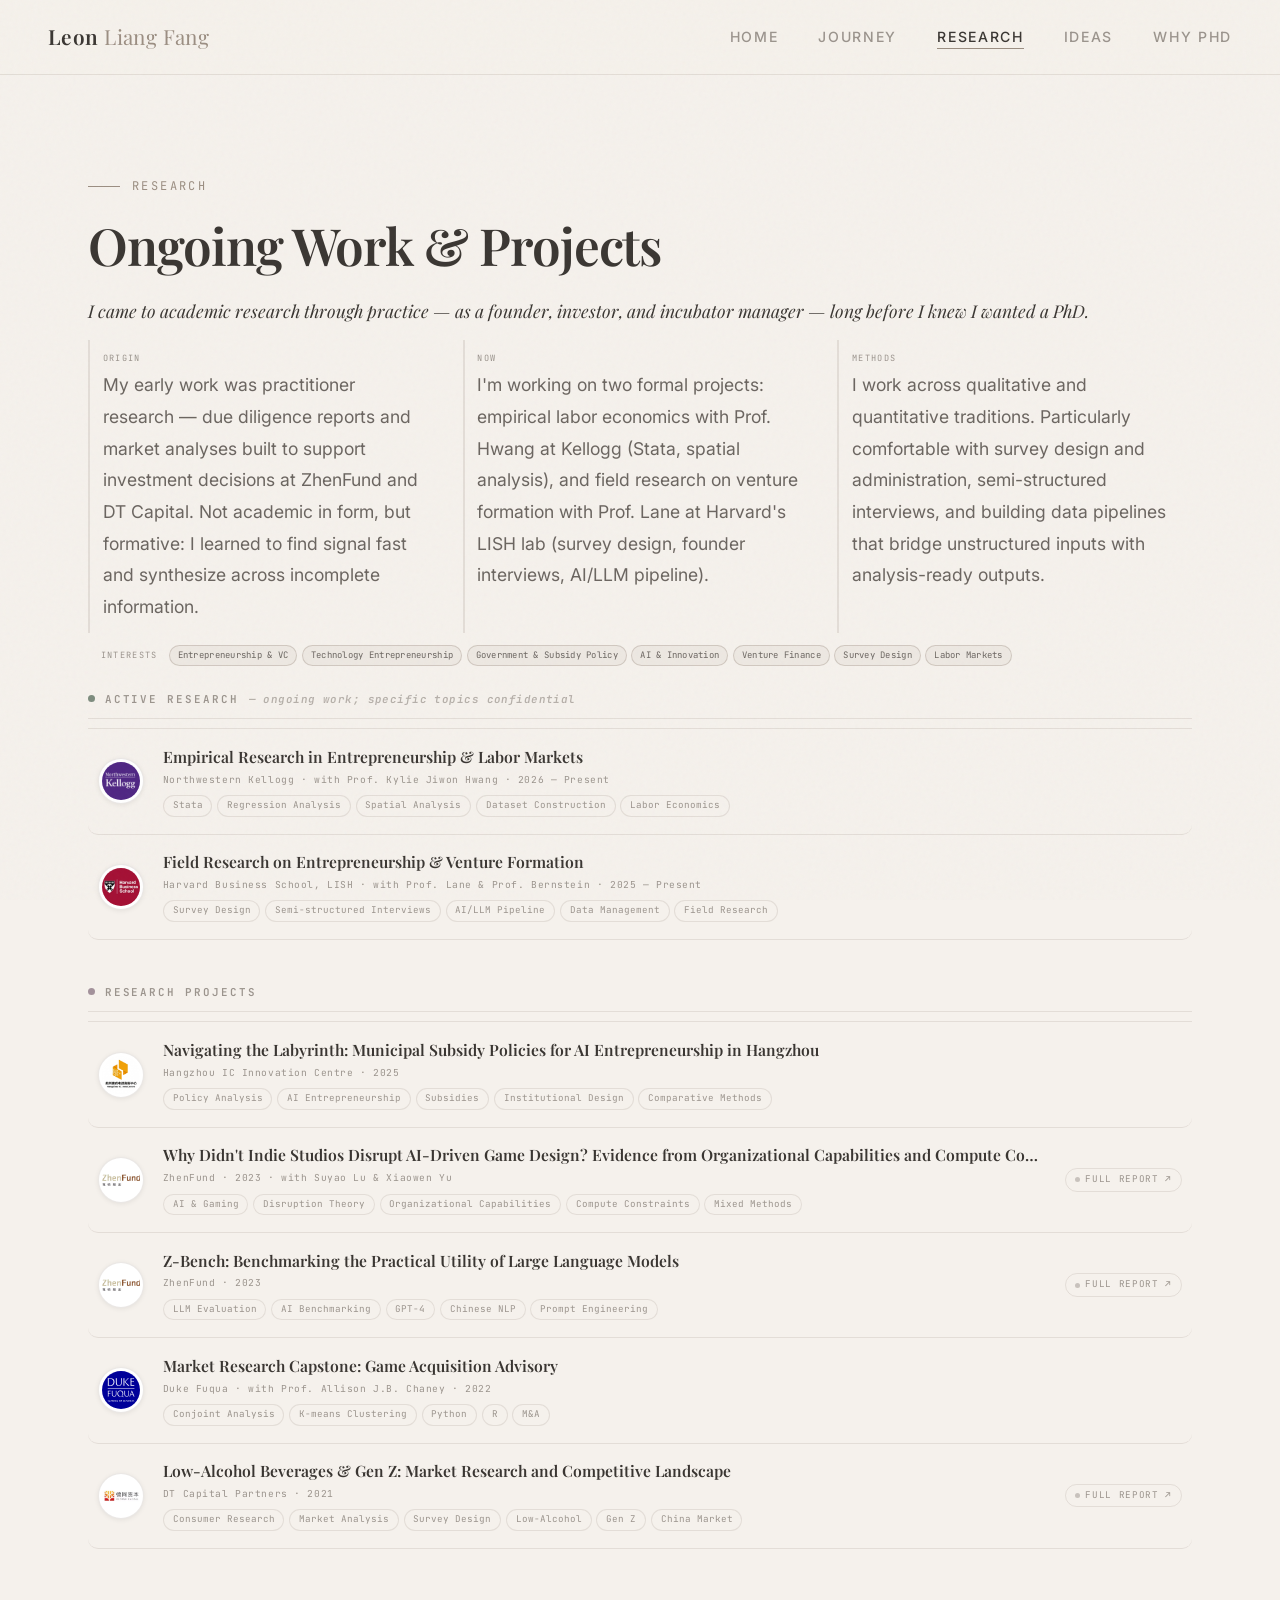
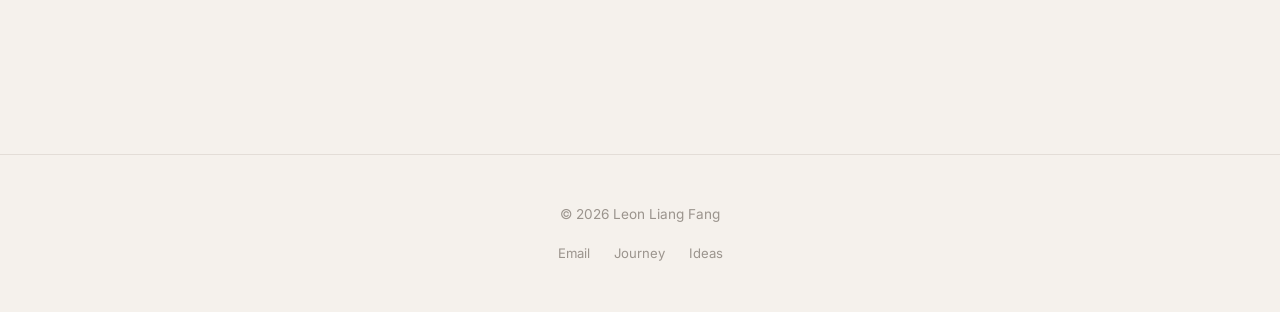
<file: leon-website/research.html>
<!DOCTYPE html>
<html lang="en">
<head>
  <meta charset="UTF-8">
  <meta name="viewport" content="width=device-width, initial-scale=1.0">
  <title>Research — Leon Liang Fang</title>
  <link rel="preconnect" href="https://fonts.googleapis.com">
  <link rel="preconnect" href="https://fonts.gstatic.com" crossorigin>
  <link href="https://fonts.googleapis.com/css2?family=Inter:wght@300;400;500;600&family=Playfair+Display:ital,wght@0,400;0,600;0,700;1,400&family=JetBrains+Mono:wght@300;400&display=swap" rel="stylesheet">
  <link rel="stylesheet" href="css/style.css">
  <style>
  /* ================================================
     RESEARCH PAGE
     ================================================ */

  /* ---- Intro ---- */
  .research-intro {
    max-width: 1100px;
    margin-bottom: 1.6rem;
  }

  .intro-hook {
    font-family: var(--font-serif);
    font-size: 0.88rem;
    font-style: italic;
    color: var(--text-primary);
    line-height: 1.5;
    margin-bottom: 0.85rem;
  }

  /* Three columns side by side */
  .intro-journey {
    display: grid;
    grid-template-columns: repeat(3, 1fr);
    gap: 0 1.5rem;
    margin-bottom: 0.75rem;
  }

  .intro-row {
    display: flex;
    flex-direction: column;
    gap: 0.25rem;
    padding: 0.65rem 0.8rem;
    border-left: 2px solid var(--border-light);
  }

  .intro-row-label {
    font-family: var(--font-mono);
    font-size: 0.54rem;
    text-transform: uppercase;
    letter-spacing: 0.15em;
    color: var(--text-muted);
  }

  .intro-row-divider { display: none; }

  .intro-row-text {
    font-size: 0.78rem;
    color: var(--text-secondary);
    line-height: 1.6;
  }

  .intro-interests {
    display: flex;
    align-items: center;
    gap: 0.7rem;
    padding-left: 0.8rem;
  }

  .intro-interests-label {
    font-family: var(--font-mono);
    font-size: 0.54rem;
    text-transform: uppercase;
    letter-spacing: 0.15em;
    color: var(--text-muted);
    flex-shrink: 0;
  }

  .intro-interest-tags {
    display: flex;
    flex-wrap: wrap;
    gap: 0.28rem;
  }

  .intro-interest-tag {
    font-family: var(--font-mono);
    font-size: 0.56rem;
    letter-spacing: 0.03em;
    padding: 0.12rem 0.5rem;
    border-radius: 100px;
    border: 1px solid var(--border-medium);
    color: var(--text-secondary);
    background: var(--bg-secondary);
  }

  /* ---- Category section ---- */
  .research-category {
    margin-bottom: 2.8rem;
  }
  .research-category-title {
    font-family: var(--font-mono);
    font-size: 0.68rem;
    text-transform: uppercase;
    letter-spacing: 0.18em;
    color: var(--text-muted);
    margin-bottom: 0.6rem;
    display: flex;
    align-items: center;
    gap: 0.6rem;
  }
  .category-dot {
    width: 7px;
    height: 7px;
    border-radius: 50%;
    flex-shrink: 0;
  }
  .category-dot.sage  { background: #7D8C7E; }
  .category-dot.mauve { background: #A3929B; }
  .category-dot.slate { background: #8E9BAA; }
  .category-note {
    font-style: italic;
    letter-spacing: 0.04em;
    opacity: 0.7;
    text-transform: none;
  }

  /* ---- Research list ---- */
  .research-list {
    display: flex;
    flex-direction: column;
    border-top: 1px solid var(--border-light);
  }

  /* ---- Single list item ---- */
  .research-item {
    display: flex;
    align-items: center;
    gap: 1.2rem;
    padding: 1.05rem 0.6rem;
    border-bottom: 1px solid var(--border-light);
    cursor: pointer;
    border-radius: 10px;
    transition: transform 0.22s cubic-bezier(0.25, 0.46, 0.45, 0.94),
                background 0.18s ease,
                box-shadow 0.22s ease;
    position: relative;
  }
  .research-item:hover {
    transform: scale(1.018) translateY(-1px);
    background: var(--bg-secondary);
    box-shadow: 0 4px 20px rgba(58, 54, 50, 0.07);
    z-index: 1;
  }
  .research-item:hover .research-item-arrow {
    opacity: 1;
    transform: translateX(0);
  }

  /* Logo badge */
  .research-item-logo {
    width: 46px;
    height: 46px;
    border-radius: 50%;
    border: 1.5px solid var(--border-light);
    background: white;
    object-fit: contain;
    padding: 3px;
    flex-shrink: 0;
    box-shadow: 0 1px 5px rgba(0,0,0,0.07);
  }

  /* Text content */
  .research-item-content {
    flex: 1;
    min-width: 0;
  }
  .research-item-title {
    font-family: var(--font-serif);
    font-size: 0.98rem;
    font-weight: 600;
    color: var(--text-primary);
    line-height: 1.35;
    margin-bottom: 0.28rem;
    white-space: nowrap;
    overflow: hidden;
    text-overflow: ellipsis;
  }
  .research-item-meta {
    font-family: var(--font-mono);
    font-size: 0.6rem;
    color: var(--text-muted);
    letter-spacing: 0.06em;
    white-space: nowrap;
    overflow: hidden;
    text-overflow: ellipsis;
  }

  /* Tags row */
  .research-item-tags {
    display: flex;
    flex-wrap: wrap;
    gap: 0.3rem;
    margin-top: 0.45rem;
  }
  .research-tag {
    font-family: var(--font-mono);
    font-size: 0.58rem;
    padding: 0.12rem 0.55rem;
    border-radius: 100px;
    border: 1px solid var(--border-light);
    color: var(--text-muted);
  }

  /* Arrow indicator */
  .research-item-arrow {
    font-size: 0.85rem;
    color: var(--text-muted);
    opacity: 0;
    transform: translateX(-4px);
    transition: opacity 0.18s ease, transform 0.18s ease;
    flex-shrink: 0;
    padding-right: 0.2rem;
  }

  /* Full report badge */
  .research-item-report {
    display: flex;
    align-items: center;
    gap: 0.35rem;
    flex-shrink: 0;
    font-family: var(--font-mono);
    font-size: 0.58rem;
    letter-spacing: 0.07em;
    text-transform: uppercase;
    color: var(--text-muted);
    border: 1px solid var(--border-light);
    border-radius: 100px;
    padding: 0.18rem 0.6rem 0.18rem 0.55rem;
    white-space: nowrap;
    transition: color 0.18s ease, border-color 0.18s ease;
  }
  .research-item-report-dot {
    width: 5px;
    height: 5px;
    border-radius: 50%;
    background: currentColor;
    opacity: 0.5;
    flex-shrink: 0;
  }
  .research-item:hover .research-item-report {
    color: var(--text-secondary);
    border-color: var(--border-medium);
  }

  /* ================================================
     FULL-SCREEN MODAL
     ================================================ */
  .research-modal {
    position: fixed;
    inset: 0;
    z-index: 1000;
    display: flex;
    align-items: center;
    justify-content: center;
    opacity: 0;
    pointer-events: none;
    transition: opacity 0.28s ease;
  }
  .research-modal.visible {
    opacity: 1;
    pointer-events: auto;
  }

  /* Backdrop */
  .modal-backdrop {
    position: absolute;
    inset: 0;
    background: rgba(46, 42, 38, 0.52);
    backdrop-filter: blur(10px);
    -webkit-backdrop-filter: blur(10px);
  }

  /* Modal card */
  .modal-card {
    position: relative;
    z-index: 1;
    background: var(--bg-primary);
    border-radius: 18px;
    width: min(700px, 92vw);
    max-height: 82vh;
    overflow: hidden;
    display: flex;
    flex-direction: column;
    box-shadow: 0 28px 90px rgba(0, 0, 0, 0.22);
    transform: scale(0.94) translateY(12px);
    transition: transform 0.3s cubic-bezier(0.25, 0.46, 0.45, 0.94);
  }
  .research-modal.visible .modal-card {
    transform: scale(1) translateY(0);
  }

  /* Accent bar */
  .modal-accent-bar {
    height: 4px;
    width: 100%;
    flex-shrink: 0;
    transition: background 0.2s ease;
  }

  /* Close button */
  .modal-close {
    position: absolute;
    top: 1rem;
    right: 1rem;
    z-index: 2;
    width: 32px;
    height: 32px;
    border-radius: 50%;
    background: var(--bg-secondary);
    border: 1px solid var(--border-light);
    cursor: pointer;
    display: flex;
    align-items: center;
    justify-content: center;
    font-size: 1rem;
    color: var(--text-muted);
    line-height: 1;
    transition: background 0.18s, color 0.18s;
  }
  .modal-close:hover {
    background: var(--border-light);
    color: var(--text-primary);
  }

  /* Scrollable body */
  .modal-body {
    flex: 1;
    overflow-y: auto;
    padding: 2.2rem 2.5rem 2.8rem;
    scrollbar-width: thin;
    scrollbar-color: var(--border-light) transparent;
  }
  .modal-body::-webkit-scrollbar { width: 3px; }
  .modal-body::-webkit-scrollbar-thumb { background: var(--border-light); border-radius: 2px; }

  /* Header: logo + title */
  .modal-header {
    display: flex;
    align-items: flex-start;
    gap: 1.1rem;
    margin-bottom: 1.4rem;
    padding-bottom: 1.4rem;
    border-bottom: 1px solid var(--border-light);
  }
  .modal-logo {
    width: 56px;
    height: 56px;
    border-radius: 50%;
    border: 1.5px solid var(--border-light);
    background: white;
    object-fit: contain;
    padding: 4px;
    flex-shrink: 0;
    box-shadow: 0 2px 8px rgba(0,0,0,0.08);
  }
  .modal-title {
    font-family: var(--font-serif);
    font-size: 1.5rem;
    font-weight: 600;
    color: var(--text-primary);
    line-height: 1.25;
    margin-bottom: 0.3rem;
  }
  .modal-meta {
    font-family: var(--font-mono);
    font-size: 0.63rem;
    color: var(--text-muted);
    letter-spacing: 0.07em;
    line-height: 1.6;
  }

  /* Abstract block (research motivation/context) */
  .modal-abstract {
    font-size: 0.88rem;
    color: var(--text-muted);
    font-style: italic;
    line-height: 1.75;
    margin-bottom: 1.2rem;
    padding: 0.9rem 1.1rem;
    background: var(--bg-secondary);
    border-radius: 10px;
    border-left: 3px solid var(--modal-accent, var(--accent-taupe));
  }

  /* Description — bullet list */
  .modal-desc-list {
    list-style: none;
    padding: 0;
    margin: 0 0 1.5rem;
  }
  .modal-desc-list li {
    position: relative;
    padding-left: 1.1rem;
    font-size: 0.9rem;
    color: var(--text-secondary);
    line-height: 1.72;
    margin-bottom: 0.42rem;
  }
  .modal-desc-list li::before {
    content: '';
    position: absolute;
    left: 0;
    top: 0.62em;
    width: 5px;
    height: 5px;
    border-radius: 50%;
    background: var(--modal-accent, var(--accent-taupe));
    opacity: 0.55;
  }

  /* Report / external link button */
  .modal-link {
    display: inline-flex;
    align-items: center;
    gap: 0.5rem;
    margin-bottom: 1.4rem;
    font-family: var(--font-mono);
    font-size: 0.65rem;
    font-weight: 500;
    letter-spacing: 0.08em;
    text-transform: uppercase;
    color: #fff;
    text-decoration: none;
    background: var(--modal-accent, var(--accent-taupe));
    padding: 0.45rem 1rem;
    border-radius: 100px;
    box-shadow: 0 2px 8px rgba(0,0,0,0.15);
    transition: filter 0.18s ease, box-shadow 0.18s ease;
  }
  .modal-link:hover {
    filter: brightness(1.12);
    box-shadow: 0 4px 14px rgba(0,0,0,0.2);
  }
  .modal-link-arrow { font-style: normal; font-size: 0.8rem; }

  /* Tags in modal */
  .modal-tags {
    display: flex;
    flex-wrap: wrap;
    gap: 0.4rem;
  }
  .modal-tag {
    font-family: var(--font-mono);
    font-size: 0.62rem;
    padding: 0.18rem 0.65rem;
    border-radius: 100px;
    border: 1px solid var(--border-light);
    color: var(--text-muted);
  }
  /* Accent-colored tags for the first 2 */
  .modal-tag.accent {
    border-color: var(--modal-accent, var(--accent-taupe));
    color: var(--modal-accent, var(--accent-taupe));
    opacity: 0.85;
  }
  </style>
</head>
<body>

  <div class="grain-overlay"></div>

  <nav class="nav">
    <a href="index.html" class="nav-logo">Leon <span>Liang Fang</span></a>
    <ul class="nav-links">
      <li><a href="index.html">Home</a></li>
      <li><a href="cv.html">Journey</a></li>
      <li><a href="research.html" class="active">Research</a></li>
      <li><a href="ideas.html">Ideas</a></li>
      <li><a href="why-phd.html">Why PhD</a></li>
    </ul>
    <button class="nav-toggle" aria-label="Menu">
      <span></span><span></span><span></span>
    </button>
  </nav>

  <main class="page-content">
    <section class="section">
      <div class="section-label">Research</div>
      <h1 class="fade-in" style="margin-bottom: 1rem;">Ongoing Work &amp; Projects</h1>
      <div class="research-intro fade-in">

        <p class="intro-hook">I came to academic research through practice — as a founder, investor, and incubator manager — long before I knew I wanted a PhD.</p>

        <div class="intro-journey">
          <div class="intro-row">
            <span class="intro-row-label">Origin</span>
            <p class="intro-row-text">My early work was practitioner research — due diligence reports and market analyses built to support investment decisions at ZhenFund and DT Capital. Not academic in form, but formative: I learned to find signal fast and synthesize across incomplete information.</p>
          </div>
          <div class="intro-row">
            <span class="intro-row-label">Now</span>
            <p class="intro-row-text">I'm working on two formal projects: empirical labor economics with Prof. Hwang at Kellogg (Stata, spatial analysis), and field research on venture formation with Prof. Lane at Harvard's LISH lab (survey design, founder interviews, AI/LLM pipeline).</p>
          </div>
          <div class="intro-row">
            <span class="intro-row-label">Methods</span>
            <p class="intro-row-text">I work across qualitative and quantitative traditions. Particularly comfortable with survey design and administration, semi-structured interviews, and building data pipelines that bridge unstructured inputs with analysis-ready outputs.</p>
          </div>
        </div>

        <div class="intro-interests">
          <span class="intro-interests-label">Interests</span>
          <div class="intro-interest-tags">
            <span class="intro-interest-tag">Entrepreneurship & VC</span>
            <span class="intro-interest-tag">Technology Entrepreneurship</span>
            <span class="intro-interest-tag">Government & Subsidy Policy</span>
            <span class="intro-interest-tag">AI & Innovation</span>
            <span class="intro-interest-tag">Venture Finance</span>
            <span class="intro-interest-tag">Survey Design</span>
            <span class="intro-interest-tag">Labor Markets</span>
          </div>
        </div>

      </div>

      <div id="researchContainer"></div>

    </section>
  </main>

  <!-- Full-screen modal -->
  <div class="research-modal" id="researchModal" role="dialog" aria-modal="true">
    <div class="modal-backdrop" id="modalBackdrop"></div>
    <div class="modal-card">
      <div class="modal-accent-bar" id="modalAccentBar"></div>
      <button class="modal-close" id="modalClose" aria-label="Close">&#10005;</button>
      <div class="modal-body" id="modalBody"></div>
    </div>
  </div>

  <footer class="footer">
    <p>&copy; 2026 Leon Liang Fang</p>
    <div class="footer-links">
      <a href="mailto:liang.fang0611@gmail.com">Email</a>
      <a href="cv.html">Journey</a>
      <a href="ideas.html">Ideas</a>
    </div>
  </footer>

  <script src="js/main.js"></script>
  <script>
  /* ============================================================
     RESEARCH DATA
     ============================================================ */
  const RESEARCH_CATEGORIES = [
    {
      id: 'active',
      label: 'Active Research',
      dotClass: 'sage',
      items: [
        {
          title: 'Empirical Research in Entrepreneurship & Labor Markets',
          institution: 'Northwestern Kellogg',
          meta: 'with Prof. Kylie Jiwon Hwang · 2026 — Present',
          logo: 'assets/images/logos/kellogg.png',
          color: '#4E2A84',
          desc: [
            'Supporting empirical research in the economics of entrepreneurship and labor markets',
            'Constructing and cleaning multi-source administrative datasets for quantitative analysis',
            'Building Stata-based regression and spatial analysis pipelines',
            'Contributing to research design discussions on variable operationalization and causal identification strategy'
          ],
          tags: ['Stata', 'Regression Analysis', 'Spatial Analysis', 'Dataset Construction', 'Labor Economics']
        },
        {
          title: 'Field Research on Entrepreneurship & Venture Formation',
          institution: 'Harvard Business School, LISH',
          meta: 'with Prof. Lane & Prof. Bernstein · 2025 — Present',
          logo: 'assets/images/logos/hbs.jpg',
          color: '#A41034',
          desc: [
            'Supporting ongoing field research at LISH (Laboratory for Innovation Science at Harvard)',
            'Designing survey instruments and respondent sampling strategy',
            'Conducting 25+ semi-structured interviews with early-stage founders',
            'Building and maintaining an AI/LLM workflow for large-scale data processing, normalization, and qualitative synthesis'
          ],
          tags: ['Survey Design', 'Semi-structured Interviews', 'AI/LLM Pipeline', 'Data Management', 'Field Research']
        }
      ]
    },
    {
      id: 'projects',
      label: 'Research Projects',
      dotClass: 'mauve',
      items: [
        {
          title: 'Navigating the Labyrinth: Municipal Subsidy Policies for AI Entrepreneurship in Hangzhou',
          institution: 'Hangzhou IC Innovation Centre',
          meta: '2025',
          logo: 'assets/images/logos/hz-ic.jpg',
          color: '#A3929B',
          abstract: 'Hangzhou has emerged as China\'s leading city for AI startup cultivation — producing ventures such as DeepSeek and BrainCo — outpacing Shanghai, Beijing, and Shenzhen in early-stage AI entrepreneurial agglomeration. This study examines the institutional mechanisms behind this trend, with a focus on how municipal subsidy policy design affects founder recruitment, talent inflow, and startup survival rates across Chinese cities.',
          desc: [
            'Conducted a systematic cross-city comparative analysis of AI entrepreneurship subsidies, benchmarking Hangzhou against major Chinese municipalities across three dimensions: policy release timing, subsidy intensity, and policy achievability',
            'Constructed a parallel dataset of entrepreneurial outcome indicators — startup recruitment volume, inbound talent flow, and talent certification rates — to assess policy-outcome correlations within corresponding time windows',
            'Primary methods: literature review combined with systematic extraction and coding of 50+ policy documents from municipal, district, and science park-level government websites',
            'Authored a 25-page strategic report identifying structural gaps in funding allocation and application barriers disproportionately affecting non-elite founders',
            'Findings were presented in advisory discussions on subsidy architecture redesign at the Yuhang District level'
          ],
          tags: ['Policy Analysis', 'AI Entrepreneurship', 'Subsidies', 'Institutional Design', 'Comparative Methods']
        },
        {
          title: 'Why Didn\'t Indie Studios Disrupt AI-Driven Game Design? Evidence from Organizational Capabilities and Compute Constraints',
          institution: 'ZhenFund',
          meta: '2023 · with Suyao Lu & Xiaowen Yu',
          logo: 'assets/images/logos/zhenfund.avif',
          color: '#A3929B',
          abstract: 'Contrary to the classic narrative of disruptive innovation led by small entrants, indie studios have not been at the forefront of AI-driven game design. This study examines why large studios — rather than indies — have led the adoption of generative AI and advanced development tools. Drawing on expert interviews and a developer survey, we find that compute constraints and organizational capability gaps, not creative limitations, are the decisive barriers preventing smaller studios from leading this technological shift.',
          desc: [
            'Conducted a mixed-methods study combining expert interviews with game industry practitioners and a quantitative developer survey across studio sizes',
            'Analyzed organizational capability gaps — AI talent availability, compute budgets, and pipeline integration — between indie and AAA studios',
            'Found that smaller studios use AI primarily for narrow, low-risk tasks (text translation, repetitive content expansion), while large studios integrate AI into core production pipelines',
            'Identified high-text, asset-light genres (e.g. narrative RPGs) as the most viable entry point for indie AI adoption given current resource constraints',
            'Constructed a heatmap of AI use-case adoption by studio size to visualize structural adoption asymmetries',
            'Concluded that the inability of indie studios to disrupt stems from resource disparities and the current state of AI, which favors pipeline augmentation over end-to-end automation'
          ],
          link: { label: 'Read the Report', url: 'assets/papers/indie-studios-ai-game-design.pdf' },
          tags: ['AI & Gaming', 'Disruption Theory', 'Organizational Capabilities', 'Compute Constraints', 'Mixed Methods']
        },
        {
          title: 'Z-Bench: Benchmarking the Practical Utility of Large Language Models',
          institution: 'ZhenFund',
          meta: '2023',
          logo: 'assets/images/logos/zhenfund.avif',
          color: '#A3929B',
          abstract: 'At the time of GPT-4\'s release in March 2023, systematic domain-specific evaluations of large language models — particularly in Chinese-language contexts — were scarce. Z-Bench was among the earliest independent benchmarking efforts to rigorously assess GPT-4\'s real-world utility against predecessor models, with a deliberate focus on dimensions relevant to Chinese knowledge workers, researchers, and investors.',
          desc: [
            'Designed and curated \'Z-Bench\' — a novel evaluation suite of 1,000+ prompts spanning three domains: logical reasoning, natural language understanding (Chinese & English), and mathematical problem-solving',
            'Constructed test items with deliberate Chinese-language and cultural framing, probing capabilities that standard English-centric benchmarks systematically underweight',
            'Conducted systematic comparative evaluation across model generations, documenting capability gaps and emergent behaviors in GPT-4 relative to GPT-3.5 and earlier releases',
            'Synthesized results into a structured report with per-domain scoring, representative failure case analysis, and practical implications for AI-era investment and deployment',
            'Published findings publicly — among the earliest Chinese-context LLM benchmark reports available to the broader research and practitioner community'
          ],
          link: { label: 'Read the Report', url: 'https://mp.weixin.qq.com/s/D9xQYIw8K2OjVLBwzNtagQ' },
          tags: ['LLM Evaluation', 'AI Benchmarking', 'GPT-4', 'Chinese NLP', 'Prompt Engineering']
        },
        {
          title: 'Market Research Capstone: Game Acquisition Advisory',
          institution: 'Duke Fuqua',
          meta: 'with Prof. Allison J.B. Chaney · 2022',
          logo: 'assets/images/logos/duke.svg',
          color: '#003087',
          desc: [
            'Built a quantitative acquisition advisory for a game development company considering RPG market entry',
            'Used Python for web scraping and data collection; R for regression analysis',
            'Applied conjoint analysis to estimate Willingness to Pay; K-means clustering to identify distinct player preference segments',
            'Produced a structured M&A recommendation framework with valuation support'
          ],
          tags: ['Conjoint Analysis', 'K-means Clustering', 'Python', 'R', 'M&A']
        },
        {
          title: 'Low-Alcohol Beverages & Gen Z: Market Research and Competitive Landscape',
          institution: 'DT Capital Partners',
          meta: '2021',
          logo: 'assets/images/logos/dt-capital.avif',
          color: '#B8A08C',
          abstract: 'China\'s low-alcohol beverage (低度酒) market emerged as one of the fastest-growing consumer categories of the early 2020s, driven by a structural shift in drinking preferences among Gen Z consumers. This report investigates the demand-side dynamics underlying this transition — examining how younger cohorts are displacing traditional high-ABV spirits with emerging categories such as ready-to-drink cocktails, plum wine, and fruit-infused liqueurs — and evaluates the investment landscape for DT Capital\'s consumer sector screening.',
          desc: [
            'Conducted an in-depth comparative analysis of five major alcohol categories in China: baijiu (白酒), beer (啤酒), rice wine (黄酒), imported spirits (洋酒), and emerging low-ABV products (低度酒)',
            'Designed and administered a 100-person consumer survey targeting Gen Z respondents, measuring brand perception, purchase frequency, occasion-based consumption, and willingness-to-pay across categories',
            'Tracked industry development milestones and documented the rise of key brands including RIO (锐澳) and Meijian (梅见) as category-defining players',
            'Analyzed demographic consumption data showing low-ABV products growing at approximately 2× the rate of traditional categories among consumers aged 18–28',
            'Produced a 55-page report with market sizing, competitive landscape mapping, growth forecasts, and category-level investment implications for deal screening'
          ],
          link: { label: 'Read the Report', url: 'assets/papers/alcohol-genz-market-research.pdf' },
          tags: ['Consumer Research', 'Market Analysis', 'Survey Design', 'Low-Alcohol', 'Gen Z', 'China Market']
        }
      ]
    }
  ];

  /* ============================================================
     BUILD LIST
     ============================================================ */
  (function () {
    const container = document.getElementById('researchContainer');

    RESEARCH_CATEGORIES.forEach(cat => {
      const section = document.createElement('div');
      section.className = 'research-category fade-in';

      const heading = document.createElement('h2');
      heading.className = 'research-category-title';
      const noteHTML = cat.id === 'active'
        ? ` <span class="category-note">— ongoing work; specific topics confidential</span>`
        : '';
      heading.innerHTML = `<span class="category-dot ${cat.dotClass}"></span>${cat.label}${noteHTML}`;
      section.appendChild(heading);

      const list = document.createElement('div');
      list.className = 'research-list';

      cat.items.forEach((item, idx) => {
        const el = document.createElement('div');
        el.className = 'research-item';
        el.setAttribute('role', 'button');
        el.setAttribute('tabindex', '0');
        el.setAttribute('aria-label', 'Read more about ' + item.title);

        const reportBadge = item.link
          ? `<div class="research-item-report">
               <span class="research-item-report-dot"></span>Full Report &#8599;
             </div>`
          : `<span class="research-item-arrow">&#8594;</span>`;

        el.innerHTML = `
          <img class="research-item-logo" src="${item.logo}" alt="${item.institution}">
          <div class="research-item-content">
            <div class="research-item-title">${item.title}</div>
            <div class="research-item-meta">${item.institution} &middot; ${item.meta}</div>
            <div class="research-item-tags">
              ${item.tags.map(t => `<span class="research-tag">${t}</span>`).join('')}
            </div>
          </div>
          ${reportBadge}
        `;

        el.addEventListener('click', () => openModal(item));
        el.addEventListener('keydown', e => { if (e.key === 'Enter' || e.key === ' ') openModal(item); });
        list.appendChild(el);
      });

      section.appendChild(list);
      container.appendChild(section);
    });
  })();

  /* ============================================================
     MODAL LOGIC
     ============================================================ */
  (function () {
    const modal    = document.getElementById('researchModal');
    const backdrop = document.getElementById('modalBackdrop');
    const accentBar= document.getElementById('modalAccentBar');
    const closeBtn = document.getElementById('modalClose');
    const body     = document.getElementById('modalBody');

    window.openModal = function (item) {
      accentBar.style.background = item.color;
      modal.style.setProperty('--modal-accent', item.color);

      const abstractHTML = item.abstract
        ? `<div class="modal-abstract">${item.abstract}</div>`
        : '';
      const descHTML = Array.isArray(item.desc)
        ? `<ul class="modal-desc-list">${item.desc.map(b => `<li>${b}</li>`).join('')}</ul>`
        : `<p class="modal-desc">${item.desc}</p>`;
      const linkHTML = item.link
        ? `<a class="modal-link" href="${item.link.url}" target="_blank" rel="noopener">
             ${item.link.label} <span class="modal-link-arrow">&#8599;</span>
           </a>`
        : '';

      body.innerHTML = `
        <div class="modal-header">
          <img class="modal-logo" src="${item.logo}" alt="${item.institution}">
          <div>
            <div class="modal-title">${item.title}</div>
            <div class="modal-meta">${item.institution}<br>${item.meta}</div>
          </div>
        </div>
        ${abstractHTML}
        ${linkHTML}
        ${descHTML}
        <div class="modal-tags">
          ${item.tags.map((t, i) => `<span class="modal-tag${i < 2 ? ' accent' : ''}">${t}</span>`).join('')}
        </div>
      `;
      body.scrollTop = 0;
      modal.classList.add('visible');
      document.body.style.overflow = 'hidden';
    };

    function closeModal() {
      modal.classList.remove('visible');
      document.body.style.overflow = '';
    }

    closeBtn.addEventListener('click', closeModal);
    backdrop.addEventListener('click', closeModal);
    document.addEventListener('keydown', e => {
      if (e.key === 'Escape') closeModal();
    });
  })();
  </script>
</body>
</html>
</file>
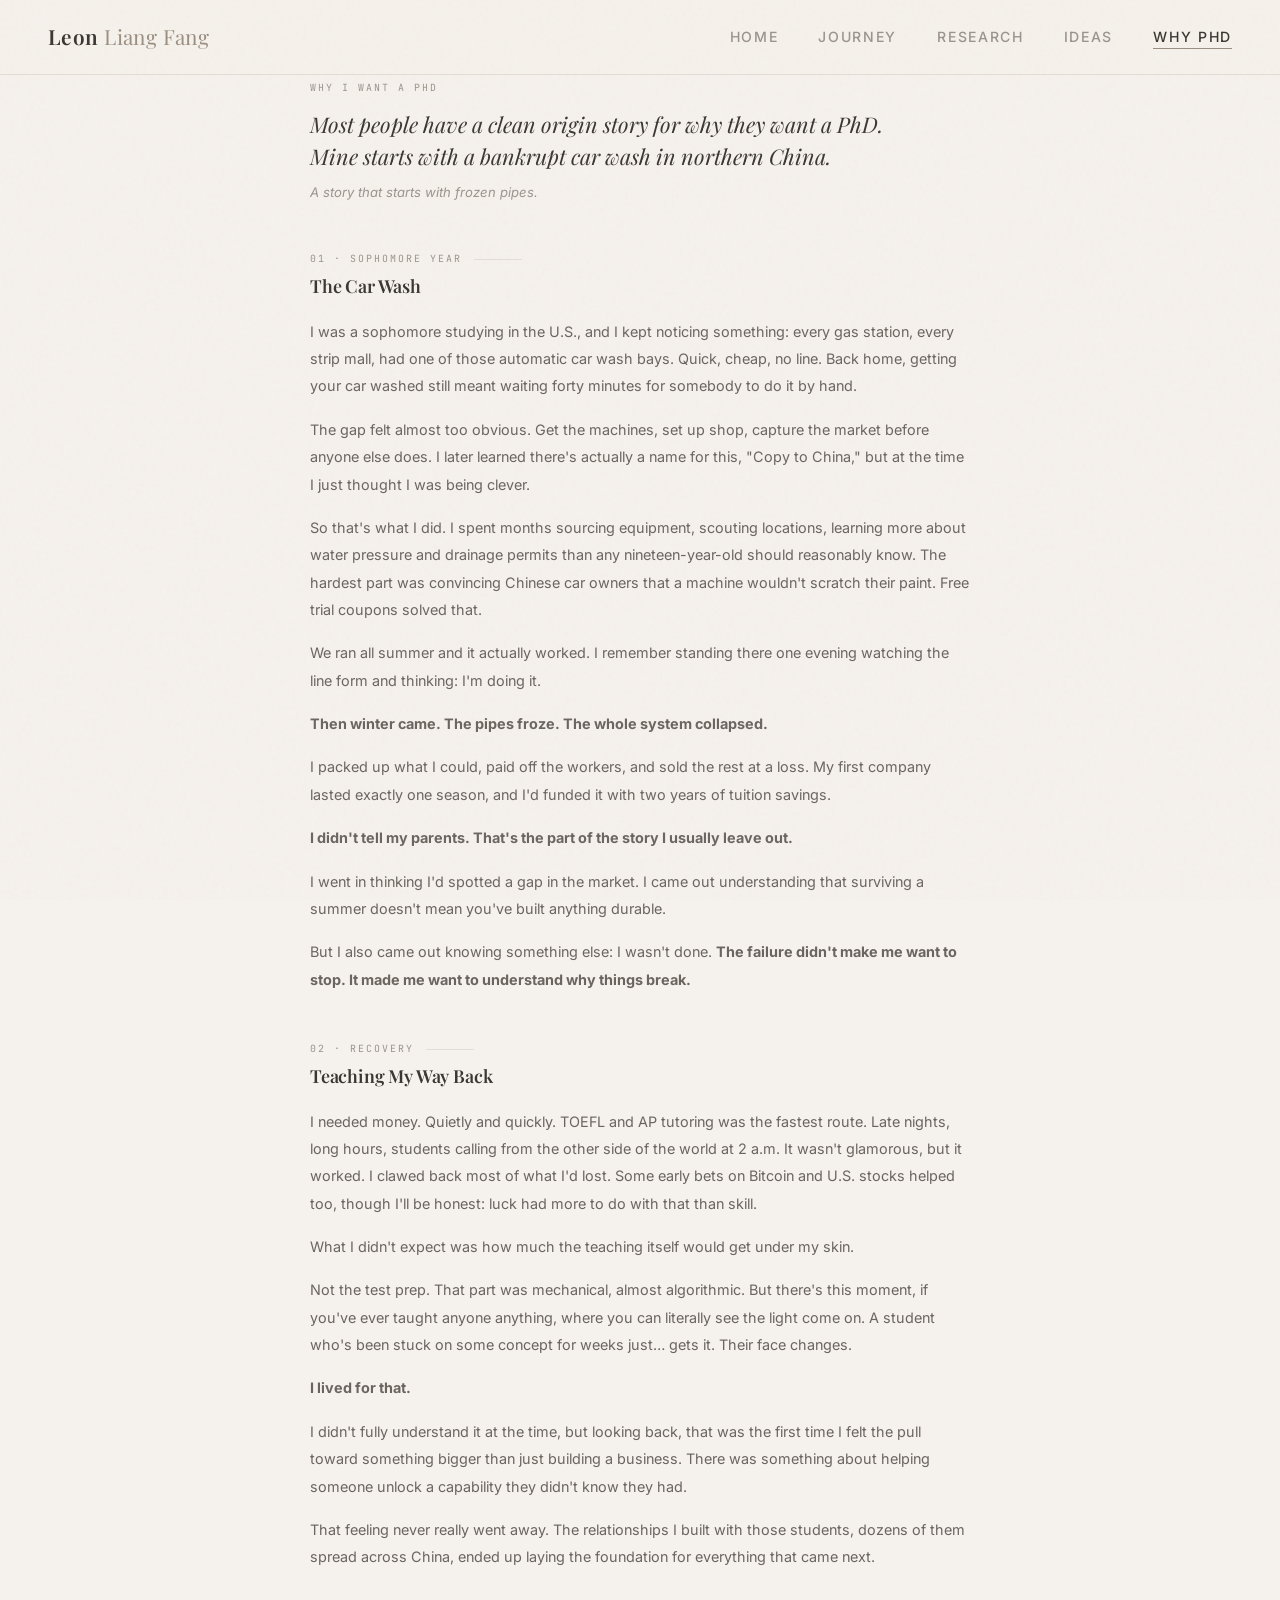
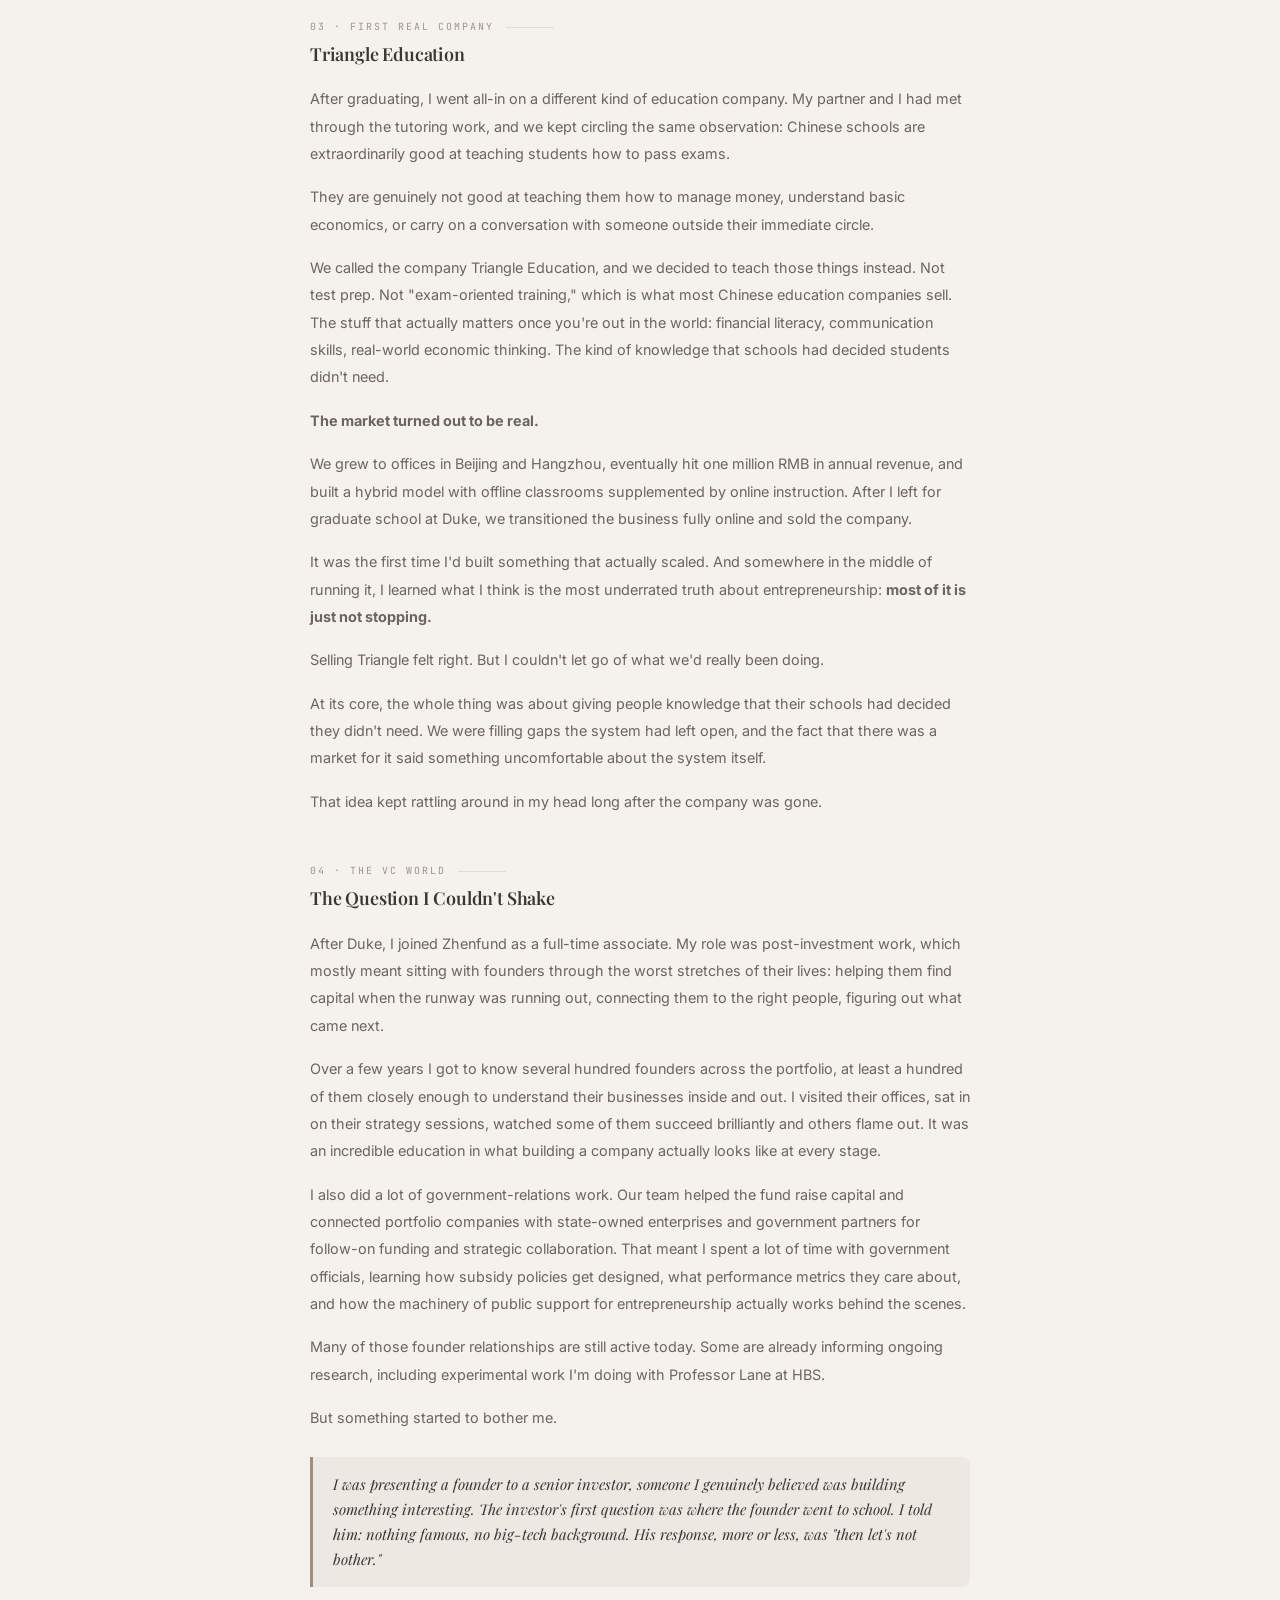
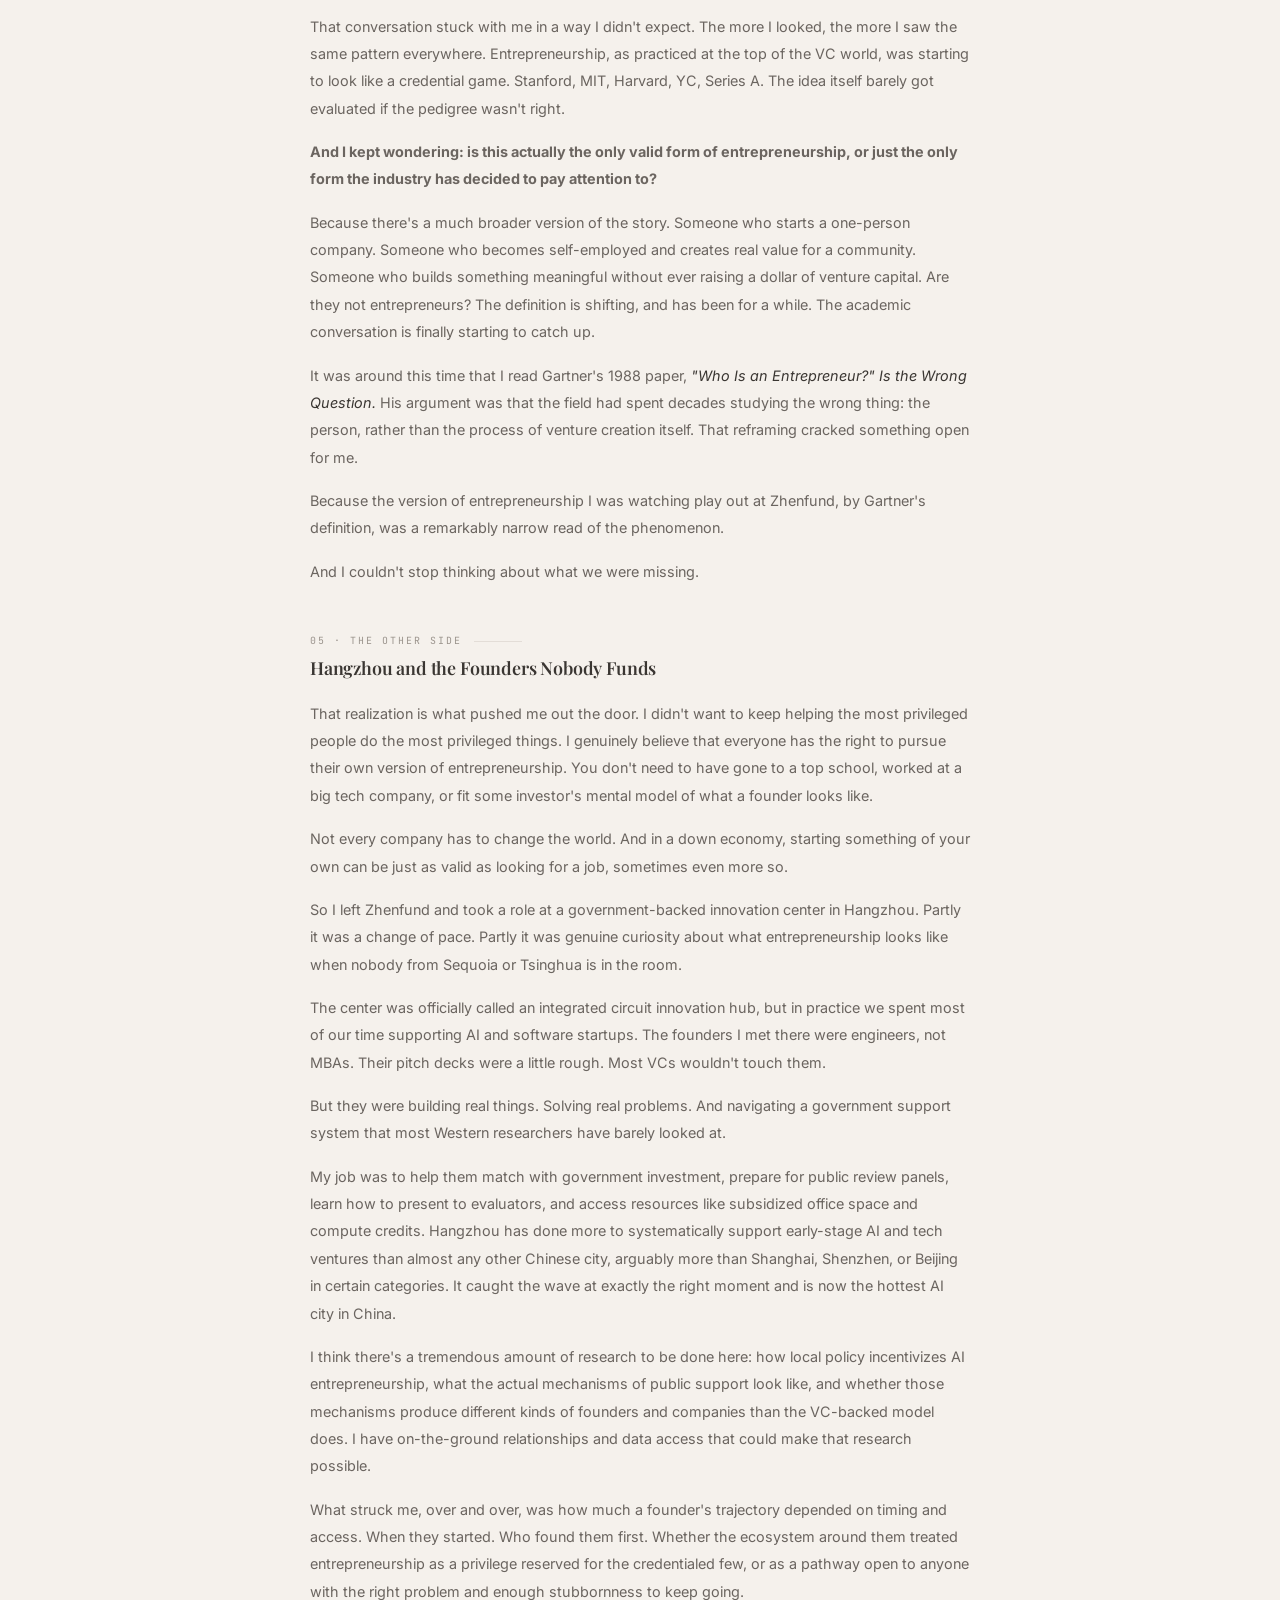
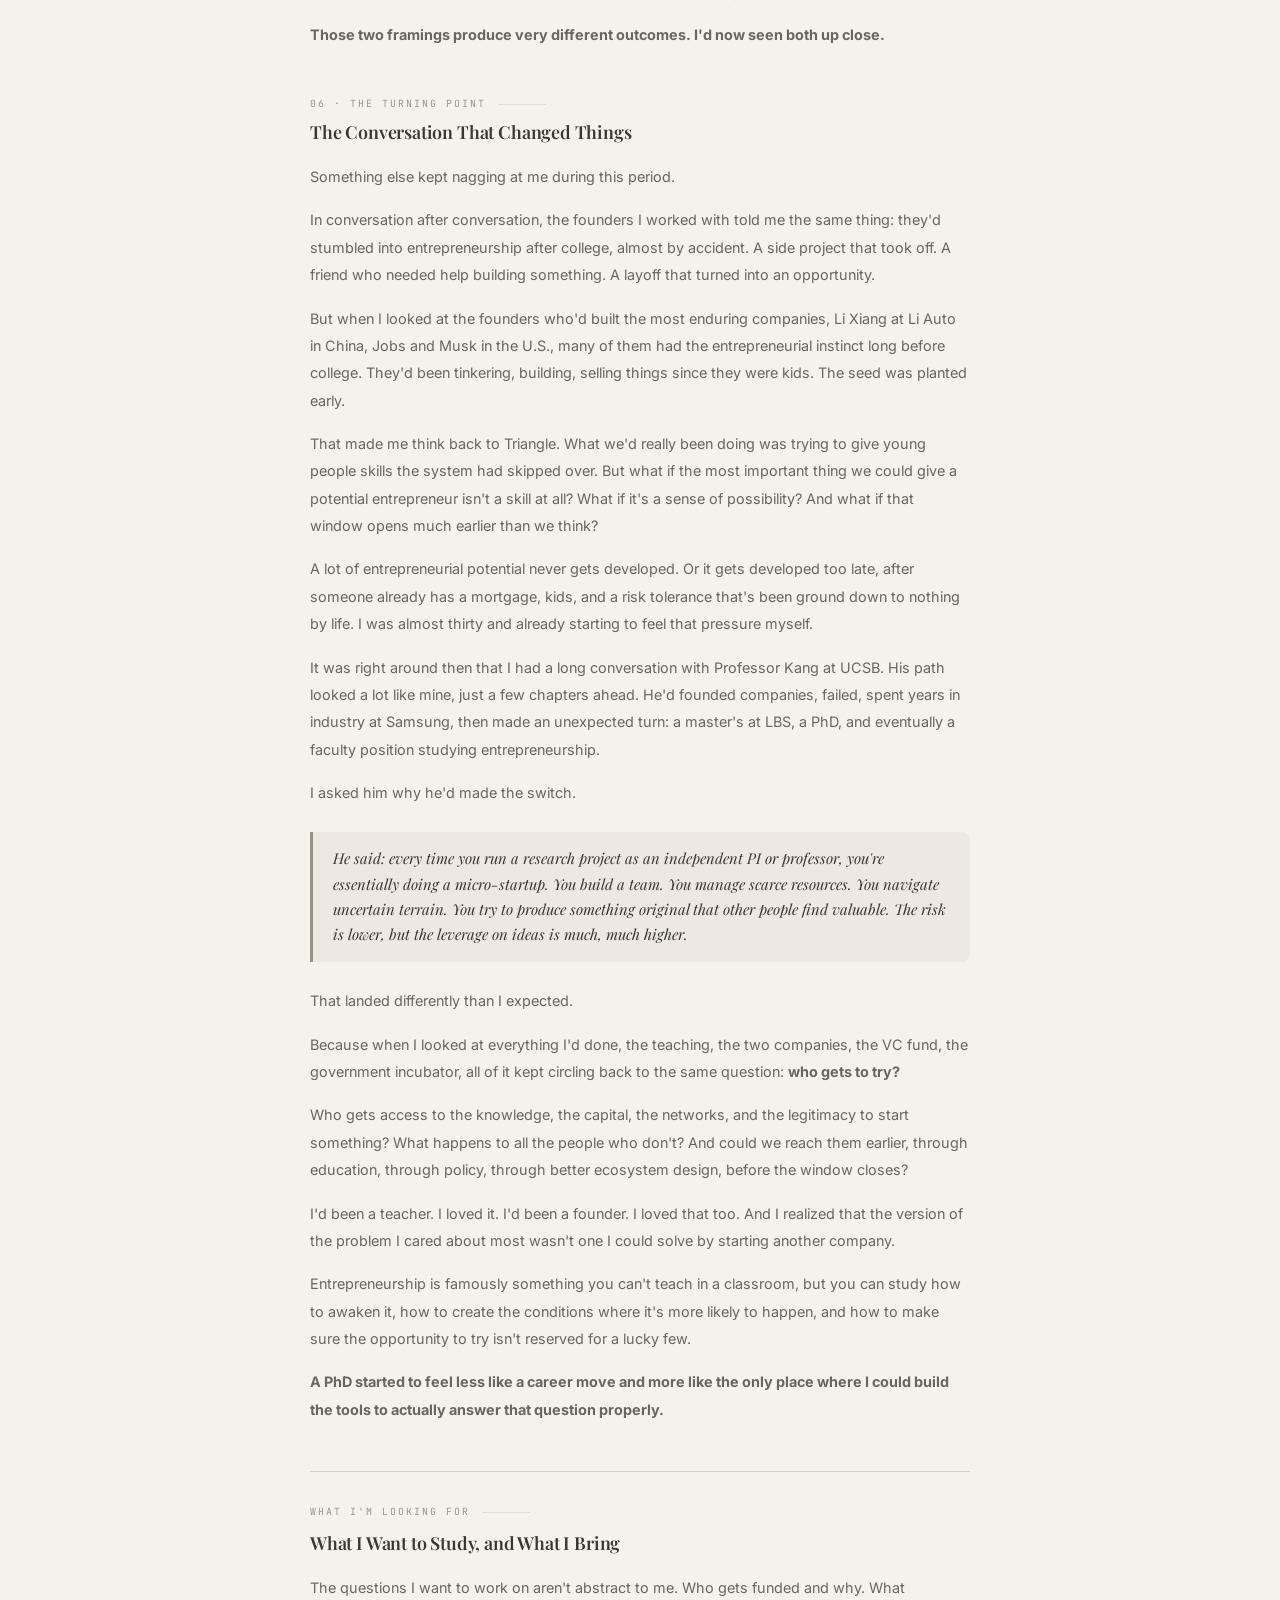
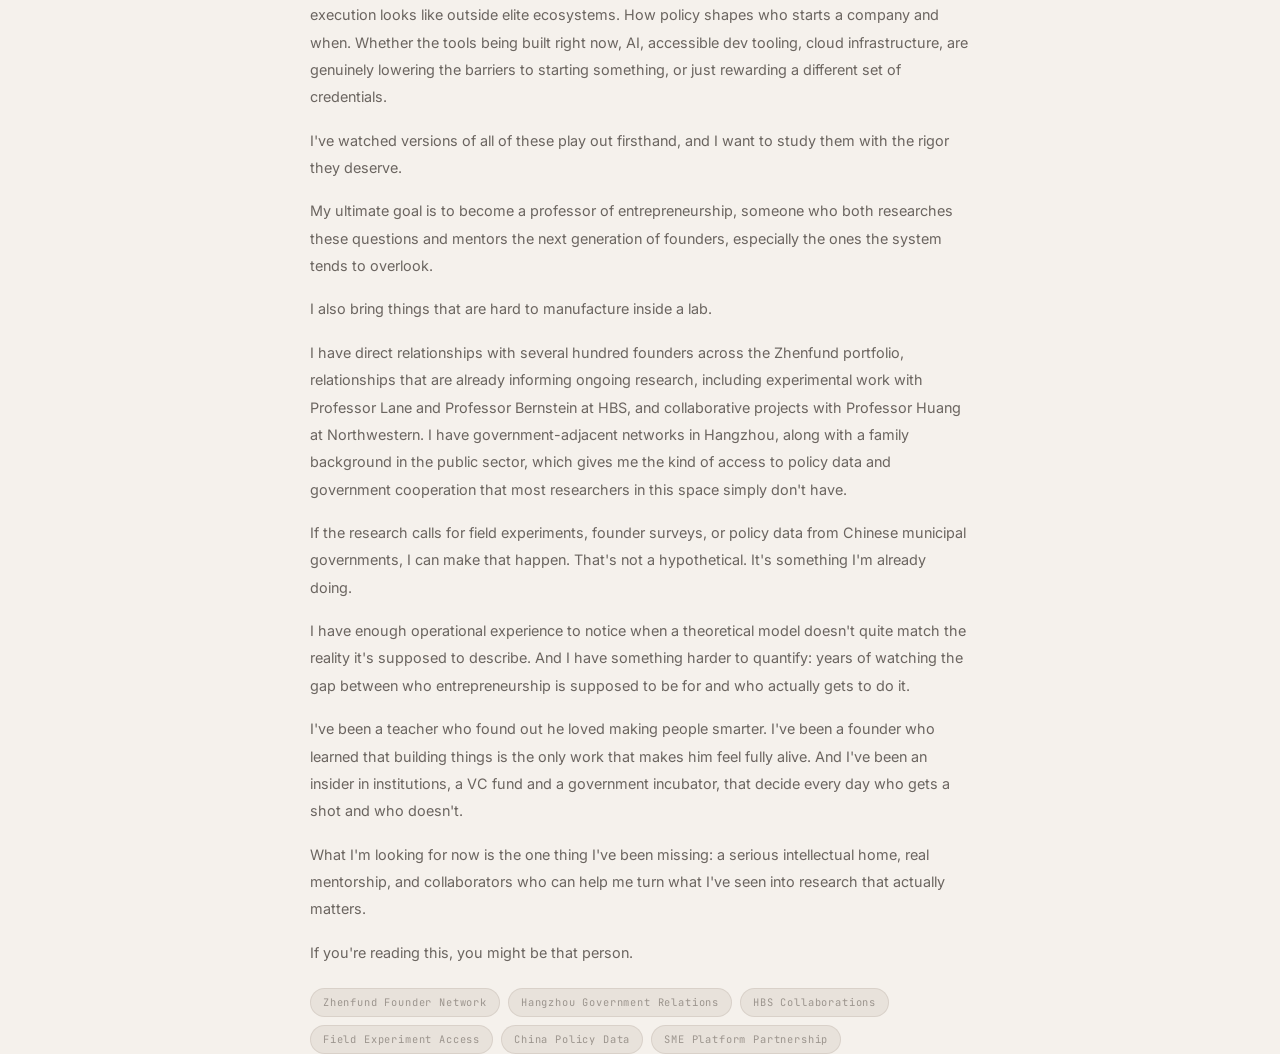
<file: leon-website/why-phd.html>
<!DOCTYPE html>
<html lang="en">
<head>
  <meta charset="UTF-8">
  <meta name="viewport" content="width=device-width, initial-scale=1.0">
  <title>Why PhD — Leon Liang Fang</title>
  <link rel="preconnect" href="https://fonts.googleapis.com">
  <link rel="preconnect" href="https://fonts.gstatic.com" crossorigin>
  <link href="https://fonts.googleapis.com/css2?family=Inter:wght@300;400;500;600&family=Playfair+Display:ital,wght@0,400;0,600;0,700;1,400&family=JetBrains+Mono:wght@300;400&display=swap" rel="stylesheet">
  <link rel="stylesheet" href="css/style.css">
  <style>

  /* ================================================
     WHY PhD PAGE
     ================================================ */

  .why-page {
    max-width: 660px;
    margin: 0 auto;
  }

  /* ---- Opening ---- */
  .opening-eyebrow {
    font-family: var(--font-mono);
    font-size: 0.62rem;
    text-transform: uppercase;
    letter-spacing: 0.2em;
    color: var(--text-muted);
    margin-bottom: 0.7rem;
  }

  .opening-hook {
    font-family: var(--font-serif);
    font-size: 1.35rem;
    font-style: italic;
    color: var(--text-primary);
    line-height: 1.5;
    margin-bottom: 0.5rem;
    max-width: 580px;
  }

  .opening-sub {
    font-size: 0.82rem;
    color: var(--text-muted);
    font-style: italic;
    margin-bottom: 3rem;
  }

  /* ---- Chapter ---- */
  .chapter {
    margin-bottom: 3rem;
  }

  .chapter-label {
    font-family: var(--font-mono);
    font-size: 0.62rem;
    text-transform: uppercase;
    letter-spacing: 0.2em;
    color: var(--text-muted);
    margin-bottom: 0.4rem;
    display: flex;
    align-items: center;
    gap: 0.75rem;
  }

  .chapter-label::after {
    content: '';
    flex: 1;
    height: 1px;
    background: var(--border-light);
    max-width: 48px;
  }

  .chapter-title {
    font-family: var(--font-serif);
    font-size: 1.12rem;
    font-weight: 600;
    color: var(--text-primary);
    margin-bottom: 1.2rem;
    line-height: 1.35;
  }

  .chapter p {
    font-size: 0.9rem;
    color: var(--text-secondary);
    line-height: 1.9;
    margin-bottom: 1rem;
  }

  .chapter p:last-child {
    margin-bottom: 0;
  }

  .chapter p em {
    color: var(--text-primary);
    font-style: italic;
  }

  /* ---- Pull quote ---- */
  .pull-quote {
    border-left: 3px solid var(--accent-taupe);
    padding: 0.9rem 1.25rem;
    margin: 1.6rem 0;
    background: var(--bg-secondary);
    border-radius: 0 8px 8px 0;
  }

  .pull-quote p {
    font-family: var(--font-serif);
    font-size: 0.93rem !important;
    font-style: italic;
    color: var(--text-primary) !important;
    margin-bottom: 0 !important;
    line-height: 1.7 !important;
  }

  /* ---- Closing section ---- */
  .closing-section {
    margin-top: 1rem;
    padding-top: 2rem;
    border-top: 1px solid var(--border-medium);
  }

  .closing-section .chapter-label {
    margin-bottom: 0.6rem;
  }

  .closing-section h2 {
    font-family: var(--font-serif);
    font-size: 1.12rem;
    font-weight: 600;
    color: var(--text-primary);
    margin-bottom: 1.2rem;
    line-height: 1.35;
  }

  .closing-section p {
    font-size: 0.9rem;
    color: var(--text-secondary);
    line-height: 1.9;
    margin-bottom: 1rem;
  }

  .closing-section p:last-child {
    margin-bottom: 0;
    font-style: italic;
    color: var(--text-primary);
  }

  /* ---- Resource tags ---- */
  .resource-tags {
    display: flex;
    flex-wrap: wrap;
    gap: 0.5rem;
    margin-top: 1.4rem;
  }

  .resource-tag {
    font-family: var(--font-mono);
    font-size: 0.65rem;
    letter-spacing: 0.08em;
    color: var(--text-muted);
    background: var(--bg-card);
    border: 1px solid var(--border-light);
    border-radius: 20px;
    padding: 0.28rem 0.75rem;
  }

  </style>
</head>
<body>

  <div class="grain-overlay"></div>

  <nav class="nav">
    <a href="index.html" class="nav-logo">Leon <span>Liang Fang</span></a>
    <ul class="nav-links">
      <li><a href="index.html">Home</a></li>
      <li><a href="cv.html">Journey</a></li>
      <li><a href="research.html">Research</a></li>
      <li><a href="ideas.html">Ideas</a></li>
      <li><a href="why-phd.html" class="active">Why PhD</a></li>
    </ul>
    <button class="nav-toggle" aria-label="Menu">
      <span></span><span></span><span></span>
    </button>
  </nav>

  <main class="page-content">
    <div class="why-page">

      <div class="opening-eyebrow">Why I Want a PhD</div>
      <p class="opening-hook">Most people have a clean origin story for why they want a PhD. Mine starts with a bankrupt car wash in northern China.</p>
      <p class="opening-sub">A story that starts with frozen pipes.</p>

      <!-- Chapter 01 -->
      <div class="chapter">
        <div class="chapter-label">01 &middot; Sophomore Year</div>
        <h2 class="chapter-title">The Car Wash</h2>

        <p>I was a sophomore studying in the U.S., and I kept noticing something: every gas station, every strip mall, had one of those automatic car wash bays. Quick, cheap, no line. Back home, getting your car washed still meant waiting forty minutes for somebody to do it by hand.</p>

        <p>The gap felt almost too obvious. Get the machines, set up shop, capture the market before anyone else does. I later learned there's actually a name for this, "Copy to China," but at the time I just thought I was being clever.</p>

        <p>So that's what I did. I spent months sourcing equipment, scouting locations, learning more about water pressure and drainage permits than any nineteen-year-old should reasonably know. The hardest part was convincing Chinese car owners that a machine wouldn't scratch their paint. Free trial coupons solved that.</p>

        <p>We ran all summer and it actually worked. I remember standing there one evening watching the line form and thinking: I'm doing it.</p>

        <p><strong>Then winter came. The pipes froze. The whole system collapsed.</strong></p>

        <p>I packed up what I could, paid off the workers, and sold the rest at a loss. My first company lasted exactly one season, and I'd funded it with two years of tuition savings.</p>

        <p><strong>I didn't tell my parents. That's the part of the story I usually leave out.</strong></p>

        <p>I went in thinking I'd spotted a gap in the market. I came out understanding that surviving a summer doesn't mean you've built anything durable.</p>

        <p>But I also came out knowing something else: I wasn't done. <strong>The failure didn't make me want to stop. It made me want to understand why things break.</strong></p>
      </div>

      <!-- Chapter 02 -->
      <div class="chapter">
        <div class="chapter-label">02 &middot; Recovery</div>
        <h2 class="chapter-title">Teaching My Way Back</h2>

        <p>I needed money. Quietly and quickly. TOEFL and AP tutoring was the fastest route. Late nights, long hours, students calling from the other side of the world at 2 a.m. It wasn't glamorous, but it worked. I clawed back most of what I'd lost. Some early bets on Bitcoin and U.S. stocks helped too, though I'll be honest: luck had more to do with that than skill.</p>

        <p>What I didn't expect was how much the teaching itself would get under my skin.</p>

        <p>Not the test prep. That part was mechanical, almost algorithmic. But there's this moment, if you've ever taught anyone anything, where you can literally see the light come on. A student who's been stuck on some concept for weeks just… gets it. Their face changes.</p>

        <p><strong>I lived for that.</strong></p>

        <p>I didn't fully understand it at the time, but looking back, that was the first time I felt the pull toward something bigger than just building a business. There was something about helping someone unlock a capability they didn't know they had.</p>

        <p>That feeling never really went away. The relationships I built with those students, dozens of them spread across China, ended up laying the foundation for everything that came next.</p>
      </div>

      <!-- Chapter 03 -->
      <div class="chapter">
        <div class="chapter-label">03 &middot; First Real Company</div>
        <h2 class="chapter-title">Triangle Education</h2>

        <p>After graduating, I went all-in on a different kind of education company. My partner and I had met through the tutoring work, and we kept circling the same observation: Chinese schools are extraordinarily good at teaching students how to pass exams.</p>

        <p>They are genuinely not good at teaching them how to manage money, understand basic economics, or carry on a conversation with someone outside their immediate circle.</p>

        <p>We called the company Triangle Education, and we decided to teach those things instead. Not test prep. Not "exam-oriented training," which is what most Chinese education companies sell. The stuff that actually matters once you're out in the world: financial literacy, communication skills, real-world economic thinking. The kind of knowledge that schools had decided students didn't need.</p>

        <p><strong>The market turned out to be real.</strong></p>

        <p>We grew to offices in Beijing and Hangzhou, eventually hit one million RMB in annual revenue, and built a hybrid model with offline classrooms supplemented by online instruction. After I left for graduate school at Duke, we transitioned the business fully online and sold the company.</p>

        <p>It was the first time I'd built something that actually scaled. And somewhere in the middle of running it, I learned what I think is the most underrated truth about entrepreneurship: <strong>most of it is just not stopping.</strong></p>

        <p>Selling Triangle felt right. But I couldn't let go of what we'd really been doing.</p>

        <p>At its core, the whole thing was about giving people knowledge that their schools had decided they didn't need. We were filling gaps the system had left open, and the fact that there was a market for it said something uncomfortable about the system itself.</p>

        <p>That idea kept rattling around in my head long after the company was gone.</p>
      </div>

      <!-- Chapter 04 -->
      <div class="chapter">
        <div class="chapter-label">04 &middot; The VC World</div>
        <h2 class="chapter-title">The Question I Couldn't Shake</h2>

        <p>After Duke, I joined Zhenfund as a full-time associate. My role was post-investment work, which mostly meant sitting with founders through the worst stretches of their lives: helping them find capital when the runway was running out, connecting them to the right people, figuring out what came next.</p>

        <p>Over a few years I got to know several hundred founders across the portfolio, at least a hundred of them closely enough to understand their businesses inside and out. I visited their offices, sat in on their strategy sessions, watched some of them succeed brilliantly and others flame out. It was an incredible education in what building a company actually looks like at every stage.</p>

        <p>I also did a lot of government-relations work. Our team helped the fund raise capital and connected portfolio companies with state-owned enterprises and government partners for follow-on funding and strategic collaboration. That meant I spent a lot of time with government officials, learning how subsidy policies get designed, what performance metrics they care about, and how the machinery of public support for entrepreneurship actually works behind the scenes.</p>

        <p>Many of those founder relationships are still active today. Some are already informing ongoing research, including experimental work I'm doing with Professor Lane at HBS.</p>

        <p>But something started to bother me.</p>

        <div class="pull-quote">
          <p>I was presenting a founder to a senior investor, someone I genuinely believed was building something interesting. The investor's first question was where the founder went to school. I told him: nothing famous, no big-tech background. His response, more or less, was "then let's not bother."</p>
        </div>

        <p>That conversation stuck with me in a way I didn't expect. The more I looked, the more I saw the same pattern everywhere. Entrepreneurship, as practiced at the top of the VC world, was starting to look like a credential game. Stanford, MIT, Harvard, YC, Series A. The idea itself barely got evaluated if the pedigree wasn't right.</p>

        <p><strong>And I kept wondering: is this actually the only valid form of entrepreneurship, or just the only form the industry has decided to pay attention to?</strong></p>

        <p>Because there's a much broader version of the story. Someone who starts a one-person company. Someone who becomes self-employed and creates real value for a community. Someone who builds something meaningful without ever raising a dollar of venture capital. Are they not entrepreneurs? The definition is shifting, and has been for a while. The academic conversation is finally starting to catch up.</p>

        <p>It was around this time that I read Gartner's 1988 paper, <em>"Who Is an Entrepreneur?" Is the Wrong Question.</em> His argument was that the field had spent decades studying the wrong thing: the person, rather than the process of venture creation itself. That reframing cracked something open for me.</p>

        <p>Because the version of entrepreneurship I was watching play out at Zhenfund, by Gartner's definition, was a remarkably narrow read of the phenomenon.</p>

        <p>And I couldn't stop thinking about what we were missing.</p>
      </div>

      <!-- Chapter 05 -->
      <div class="chapter">
        <div class="chapter-label">05 &middot; The Other Side</div>
        <h2 class="chapter-title">Hangzhou and the Founders Nobody Funds</h2>

        <p>That realization is what pushed me out the door. I didn't want to keep helping the most privileged people do the most privileged things. I genuinely believe that everyone has the right to pursue their own version of entrepreneurship. You don't need to have gone to a top school, worked at a big tech company, or fit some investor's mental model of what a founder looks like.</p>

        <p>Not every company has to change the world. And in a down economy, starting something of your own can be just as valid as looking for a job, sometimes even more so.</p>

        <p>So I left Zhenfund and took a role at a government-backed innovation center in Hangzhou. Partly it was a change of pace. Partly it was genuine curiosity about what entrepreneurship looks like when nobody from Sequoia or Tsinghua is in the room.</p>

        <p>The center was officially called an integrated circuit innovation hub, but in practice we spent most of our time supporting AI and software startups. The founders I met there were engineers, not MBAs. Their pitch decks were a little rough. Most VCs wouldn't touch them.</p>

        <p>But they were building real things. Solving real problems. And navigating a government support system that most Western researchers have barely looked at.</p>

        <p>My job was to help them match with government investment, prepare for public review panels, learn how to present to evaluators, and access resources like subsidized office space and compute credits. Hangzhou has done more to systematically support early-stage AI and tech ventures than almost any other Chinese city, arguably more than Shanghai, Shenzhen, or Beijing in certain categories. It caught the wave at exactly the right moment and is now the hottest AI city in China.</p>

        <p>I think there's a tremendous amount of research to be done here: how local policy incentivizes AI entrepreneurship, what the actual mechanisms of public support look like, and whether those mechanisms produce different kinds of founders and companies than the VC-backed model does. I have on-the-ground relationships and data access that could make that research possible.</p>

        <p>What struck me, over and over, was how much a founder's trajectory depended on timing and access. When they started. Who found them first. Whether the ecosystem around them treated entrepreneurship as a privilege reserved for the credentialed few, or as a pathway open to anyone with the right problem and enough stubbornness to keep going.</p>

        <p><strong>Those two framings produce very different outcomes. I'd now seen both up close.</strong></p>
      </div>

      <!-- Chapter 06 -->
      <div class="chapter">
        <div class="chapter-label">06 &middot; The Turning Point</div>
        <h2 class="chapter-title">The Conversation That Changed Things</h2>

        <p>Something else kept nagging at me during this period.</p>

        <p>In conversation after conversation, the founders I worked with told me the same thing: they'd stumbled into entrepreneurship after college, almost by accident. A side project that took off. A friend who needed help building something. A layoff that turned into an opportunity.</p>

        <p>But when I looked at the founders who'd built the most enduring companies, Li Xiang at Li Auto in China, Jobs and Musk in the U.S., many of them had the entrepreneurial instinct long before college. They'd been tinkering, building, selling things since they were kids. The seed was planted early.</p>

        <p>That made me think back to Triangle. What we'd really been doing was trying to give young people skills the system had skipped over. But what if the most important thing we could give a potential entrepreneur isn't a skill at all? What if it's a sense of possibility? And what if that window opens much earlier than we think?</p>

        <p>A lot of entrepreneurial potential never gets developed. Or it gets developed too late, after someone already has a mortgage, kids, and a risk tolerance that's been ground down to nothing by life. I was almost thirty and already starting to feel that pressure myself.</p>

        <p>It was right around then that I had a long conversation with Professor Kang at UCSB. His path looked a lot like mine, just a few chapters ahead. He'd founded companies, failed, spent years in industry at Samsung, then made an unexpected turn: a master's at LBS, a PhD, and eventually a faculty position studying entrepreneurship.</p>

        <p>I asked him why he'd made the switch.</p>

        <div class="pull-quote">
          <p>He said: every time you run a research project as an independent PI or professor, you're essentially doing a micro-startup. You build a team. You manage scarce resources. You navigate uncertain terrain. You try to produce something original that other people find valuable. The risk is lower, but the leverage on ideas is much, much higher.</p>
        </div>

        <p>That landed differently than I expected.</p>

        <p>Because when I looked at everything I'd done, the teaching, the two companies, the VC fund, the government incubator, all of it kept circling back to the same question: <strong>who gets to try?</strong></p>

        <p>Who gets access to the knowledge, the capital, the networks, and the legitimacy to start something? What happens to all the people who don't? And could we reach them earlier, through education, through policy, through better ecosystem design, before the window closes?</p>

        <p>I'd been a teacher. I loved it. I'd been a founder. I loved that too. And I realized that the version of the problem I cared about most wasn't one I could solve by starting another company.</p>

        <p>Entrepreneurship is famously something you can't teach in a classroom, but you can study how to awaken it, how to create the conditions where it's more likely to happen, and how to make sure the opportunity to try isn't reserved for a lucky few.</p>

        <p><strong>A PhD started to feel less like a career move and more like the only place where I could build the tools to actually answer that question properly.</strong></p>
      </div>

      <!-- Closing -->
      <div class="closing-section">
        <div class="chapter-label">What I'm Looking For</div>
        <h2>What I Want to Study, and What I Bring</h2>

        <p>The questions I want to work on aren't abstract to me. Who gets funded and why. What execution looks like outside elite ecosystems. How policy shapes who starts a company and when. Whether the tools being built right now, AI, accessible dev tooling, cloud infrastructure, are genuinely lowering the barriers to starting something, or just rewarding a different set of credentials.</p>

        <p>I've watched versions of all of these play out firsthand, and I want to study them with the rigor they deserve.</p>

        <p>My ultimate goal is to become a professor of entrepreneurship, someone who both researches these questions and mentors the next generation of founders, especially the ones the system tends to overlook.</p>

        <p>I also bring things that are hard to manufacture inside a lab.</p>

        <p>I have direct relationships with several hundred founders across the Zhenfund portfolio, relationships that are already informing ongoing research, including experimental work with Professor Lane and Professor Bernstein at HBS, and collaborative projects with Professor Huang at Northwestern. I have government-adjacent networks in Hangzhou, along with a family background in the public sector, which gives me the kind of access to policy data and government cooperation that most researchers in this space simply don't have.</p>

        <p>If the research calls for field experiments, founder surveys, or policy data from Chinese municipal governments, I can make that happen. That's not a hypothetical. It's something I'm already doing.</p>

        <p>I have enough operational experience to notice when a theoretical model doesn't quite match the reality it's supposed to describe. And I have something harder to quantify: years of watching the gap between who entrepreneurship is supposed to be for and who actually gets to do it.</p>

        <p>I've been a teacher who found out he loved making people smarter. I've been a founder who learned that building things is the only work that makes him feel fully alive. And I've been an insider in institutions, a VC fund and a government incubator, that decide every day who gets a shot and who doesn't.</p>

        <p>What I'm looking for now is the one thing I've been missing: a serious intellectual home, real mentorship, and collaborators who can help me turn what I've seen into research that actually matters.</p>

        <p>If you're reading this, you might be that person.</p>

        <div class="resource-tags">
          <span class="resource-tag">Zhenfund Founder Network</span>
          <span class="resource-tag">Hangzhou Government Relations</span>
          <span class="resource-tag">HBS Collaborations</span>
          <span class="resource-tag">Field Experiment Access</span>
          <span class="resource-tag">China Policy Data</span>
          <span class="resource-tag">SME Platform Partnership</span>
        </div>
      </div>

    </div>
  </main>

  <script>
    const toggle = document.querySelector('.nav-toggle');
    const navLinks = document.querySelector('.nav-links');
    if (toggle && navLinks) {
      toggle.addEventListener('click', () => {
        navLinks.classList.toggle('open');
        toggle.classList.toggle('open');
      });
    }
  </script>

</body>
</html>
</file>
<file: css/style.css>
/* ============================================
   Leon Liang Fang — Academic Portfolio
   Morandi Color Palette + Artistic Minimalism
   ============================================ */

/* --- Morandi Palette Variables --- */
:root {
  --bg-primary: #F5F1EC;
  --bg-secondary: #EDE8E2;
  --bg-card: #E8E2DB;
  --text-primary: #3A3632;
  --text-secondary: #6B6560;
  --text-muted: #9B948D;
  --accent-taupe: #9B8E82;
  --accent-sage: #7D8C7E;
  --accent-mauve: #A3929B;
  --accent-slate: #8E9BAA;
  --accent-terracotta: #B8A08C;
  --border-light: rgba(155, 142, 130, 0.2);
  --border-medium: rgba(155, 142, 130, 0.35);
  --shadow-soft: 0 2px 20px rgba(58, 54, 50, 0.06);
  --shadow-hover: 0 8px 32px rgba(58, 54, 50, 0.1);
  --transition-smooth: all 0.4s cubic-bezier(0.25, 0.46, 0.45, 0.94);
  --transition-fast: all 0.25s ease;
  --font-serif: 'Playfair Display', Georgia, serif;
  --font-sans: 'Inter', -apple-system, BlinkMacSystemFont, sans-serif;
  --font-mono: 'JetBrains Mono', 'Fira Code', monospace;
}

/* --- Reset & Base --- */
*, *::before, *::after {
  margin: 0;
  padding: 0;
  box-sizing: border-box;
}

html {
  scroll-behavior: smooth;
  font-size: 16px;
}

body {
  font-family: var(--font-sans);
  background-color: var(--bg-primary);
  color: var(--text-primary);
  line-height: 1.7;
  -webkit-font-smoothing: antialiased;
  overflow-x: hidden;
}

a {
  color: var(--accent-taupe);
  text-decoration: none;
  transition: var(--transition-fast);
}

a:hover {
  color: var(--text-primary);
}

img {
  max-width: 100%;
  display: block;
}

/* --- Typography --- */
h1, h2, h3, h4 {
  font-family: var(--font-serif);
  font-weight: 600;
  line-height: 1.3;
}

h1 { font-size: 3.2rem; letter-spacing: -0.02em; }
h2 { font-size: 2rem; letter-spacing: -0.01em; }
h3 { font-size: 1.4rem; }
h4 { font-size: 1.1rem; }

p {
  color: var(--text-secondary);
  font-size: 1.05rem;
}

/* --- Navigation --- */
.nav {
  position: fixed;
  top: 0;
  left: 0;
  right: 0;
  z-index: 1000;
  padding: 1.2rem 3rem;
  display: flex;
  justify-content: space-between;
  align-items: center;
  background: rgba(245, 241, 236, 0.85);
  backdrop-filter: blur(20px);
  -webkit-backdrop-filter: blur(20px);
  border-bottom: 1px solid var(--border-light);
  transition: var(--transition-smooth);
}

.nav.scrolled {
  padding: 0.8rem 3rem;
  box-shadow: var(--shadow-soft);
}

.nav-logo {
  font-family: var(--font-serif);
  font-size: 1.3rem;
  font-weight: 600;
  color: var(--text-primary);
  letter-spacing: 0.02em;
}

.nav-logo span {
  color: var(--accent-taupe);
  font-weight: 400;
}

.nav-links {
  display: flex;
  gap: 2.5rem;
  list-style: none;
}

.nav-links a {
  font-size: 0.88rem;
  font-weight: 500;
  color: var(--text-muted);
  text-transform: uppercase;
  letter-spacing: 0.12em;
  position: relative;
  padding-bottom: 2px;
}

.nav-links a::after {
  content: '';
  position: absolute;
  bottom: -2px;
  left: 0;
  width: 0;
  height: 1.5px;
  background: var(--accent-taupe);
  transition: width 0.3s ease;
}

.nav-links a:hover,
.nav-links a.active {
  color: var(--text-primary);
}

.nav-links a:hover::after,
.nav-links a.active::after {
  width: 100%;
}

/* Mobile nav toggle */
.nav-toggle {
  display: none;
  flex-direction: column;
  gap: 5px;
  cursor: pointer;
  background: none;
  border: none;
  padding: 4px;
}

.nav-toggle span {
  width: 24px;
  height: 2px;
  background: var(--text-primary);
  transition: var(--transition-fast);
}

/* --- Page Wrapper --- */
.page-content {
  padding-top: 80px;
}

/* --- Section Utilities --- */
.section {
  padding: 6rem 3rem;
  max-width: 1200px;
  margin: 0 auto;
}

.section-label {
  font-family: var(--font-mono);
  font-size: 0.75rem;
  text-transform: uppercase;
  letter-spacing: 0.2em;
  color: var(--accent-taupe);
  margin-bottom: 1rem;
  display: flex;
  align-items: center;
  gap: 0.75rem;
}

.section-label::before {
  content: '';
  width: 32px;
  height: 1px;
  background: var(--accent-taupe);
}

/* ============================================
   HOME PAGE
   ============================================ */

/* Hero Section */
.hero {
  min-height: calc(100vh - 80px);
  display: grid;
  grid-template-columns: 1fr 1fr;
  gap: 4rem;
  align-items: center;
  padding: 4rem 3rem;
  max-width: 1300px;
  margin: 0 auto;
}

.hero-text {
  padding-right: 2rem;
}

.hero-greeting {
  font-family: var(--font-mono);
  font-size: 0.85rem;
  color: var(--accent-sage);
  letter-spacing: 0.15em;
  text-transform: uppercase;
  margin-bottom: 1.5rem;
}

.hero-name {
  font-size: 3.8rem;
  font-family: var(--font-serif);
  line-height: 1.15;
  margin-bottom: 0.5rem;
  color: var(--text-primary);
  white-space: nowrap;
}

.hero-name .last {
  color: var(--accent-taupe);
  font-weight: 400;
  font-style: italic;
}

.hero-tagline {
  font-size: 1.1rem;
  color: var(--text-secondary);
  margin-top: 1rem;
  margin-bottom: 0;
  line-height: 1.8;
  max-width: 480px;
}

/* Credential Strip */
.hero-credentials {
  display: flex;
  flex-direction: column;
  gap: 0;
  margin: 1.8rem 0 1.4rem;
  border-top: 1px solid var(--border-light);
  border-bottom: 1px solid var(--border-light);
  padding: 0.2rem 0;
}

.credential-item {
  display: flex;
  flex-direction: column;
  gap: 0.2rem;
  padding: 0.6rem 0;
  border-bottom: 1px solid var(--border-light);
}

.credential-item:last-child {
  border-bottom: none;
}

.credential-label {
  font-family: var(--font-mono);
  font-size: 0.65rem;
  text-transform: uppercase;
  letter-spacing: 0.14em;
  color: var(--accent-taupe);
}

.credential-value {
  font-size: 0.95rem;
  color: var(--text-secondary);
  font-weight: 400;
  line-height: 1.5;
}

/* Research Interest Label */
.hero-research-label {
  font-family: var(--font-mono);
  font-size: 0.72rem;
  text-transform: uppercase;
  letter-spacing: 0.18em;
  color: var(--accent-taupe);
  margin-bottom: 0.75rem;
  display: flex;
  align-items: center;
  gap: 0.6rem;
}

.hero-research-label::before {
  content: '';
  width: 24px;
  height: 1px;
  background: var(--accent-taupe);
}

.hero-keywords {
  display: flex;
  flex-wrap: wrap;
  gap: 0.6rem;
  margin-bottom: 2.5rem;
}

.hero-keywords .keyword {
  font-size: 0.78rem;
  font-family: var(--font-mono);
  padding: 0.4rem 1rem;
  border-radius: 100px;
  border: 1px solid var(--border-medium);
  color: var(--text-muted);
  background: transparent;
  transition: var(--transition-fast);
  cursor: default;
}

.hero-keywords .keyword:hover {
  background: var(--accent-taupe);
  color: #fff;
  border-color: var(--accent-taupe);
  transform: translateY(-2px);
}

.hero-cta {
  display: flex;
  gap: 1rem;
  align-items: center;
}

.btn {
  display: inline-flex;
  align-items: center;
  gap: 0.5rem;
  font-size: 0.88rem;
  font-weight: 500;
  padding: 0.75rem 1.8rem;
  border-radius: 100px;
  transition: var(--transition-smooth);
  cursor: pointer;
  border: none;
}

.btn-primary {
  background: var(--text-primary);
  color: var(--bg-primary);
}

.btn-primary:hover {
  background: var(--accent-taupe);
  color: #fff;
  transform: translateY(-2px);
  box-shadow: var(--shadow-hover);
}

.btn-ghost {
  background: transparent;
  color: var(--text-secondary);
  border: 1px solid var(--border-medium);
}

.btn-ghost:hover {
  border-color: var(--accent-taupe);
  color: var(--text-primary);
  transform: translateY(-2px);
}

/* Hero Image */
.hero-image-wrapper {
  position: relative;
  display: flex;
  justify-content: center;
  align-items: center;
}

.hero-image-frame {
  position: relative;
  width: 420px;
  height: 520px;
  border-radius: 220px 220px 30px 30px;
  overflow: hidden;
  box-shadow: var(--shadow-hover);
}

.hero-image-frame img {
  width: 100%;
  height: 100%;
  object-fit: cover;
  object-position: center top;
  filter: saturate(0.85) contrast(1.02);
  transition: var(--transition-smooth);
}

.hero-image-frame:hover img {
  filter: saturate(1) contrast(1.05);
  transform: scale(1.03);
}

.hero-image-decoration {
  position: absolute;
  width: 120px;
  height: 120px;
  border-radius: 50%;
  border: 2px solid var(--border-medium);
  top: -20px;
  right: -30px;
  z-index: -1;
  animation: float 6s ease-in-out infinite;
}

.hero-image-decoration-2 {
  position: absolute;
  width: 80px;
  height: 80px;
  border-radius: 12px;
  background: var(--accent-sage);
  opacity: 0.12;
  bottom: 20px;
  left: -20px;
  z-index: -1;
  animation: float 8s ease-in-out infinite reverse;
}

@keyframes float {
  0%, 100% { transform: translateY(0); }
  50% { transform: translateY(-15px); }
}

/* Home — About Snapshot */
.about-snapshot {
  display: grid;
  grid-template-columns: repeat(3, 1fr);
  gap: 2rem;
  margin-top: 3rem;
}

.snapshot-card {
  padding: 2rem;
  background: var(--bg-secondary);
  border-radius: 16px;
  border: 1px solid var(--border-light);
  transition: var(--transition-smooth);
  position: relative;
  overflow: hidden;
}

.snapshot-card::before {
  content: '';
  position: absolute;
  top: 0;
  left: 0;
  width: 4px;
  height: 0;
  transition: height 0.4s ease;
}

.snapshot-card:nth-child(1)::before { background: var(--accent-sage); }
.snapshot-card:nth-child(2)::before { background: var(--accent-mauve); }
.snapshot-card:nth-child(3)::before { background: var(--accent-slate); }

.snapshot-card:hover {
  transform: translateY(-4px);
  box-shadow: var(--shadow-hover);
}

.snapshot-card:hover::before {
  height: 100%;
}

.snapshot-icon {
  font-size: 1.5rem;
  margin-bottom: 1rem;
}

.snapshot-card h4 {
  margin-bottom: 0.5rem;
  font-family: var(--font-sans);
  font-weight: 600;
}

.snapshot-card p {
  font-size: 0.92rem;
  color: var(--text-muted);
  line-height: 1.6;
}

/* ============================================
   CV / TIMELINE PAGE
   ============================================ */

.timeline-page-header {
  text-align: center;
  padding: 4rem 2rem 2rem;
}

.timeline-page-header h1 {
  margin-bottom: 1rem;
}

.timeline-page-header p {
  max-width: 600px;
  margin: 0 auto;
  color: var(--text-muted);
}

/* Timeline Container */
.timeline-container {
  position: relative;
  max-width: 900px;
  margin: 0 auto;
  padding: 3rem 0 6rem;
}

.timeline-line {
  position: absolute;
  left: 50%;
  top: 0;
  bottom: 0;
  width: 2px;
  background: linear-gradient(
    to bottom,
    transparent,
    var(--border-medium) 5%,
    var(--border-medium) 95%,
    transparent
  );
  transform: translateX(-50%);
}

/* Timeline Year Markers */
.timeline-year {
  position: relative;
  text-align: center;
  margin: 3rem 0 1.5rem;
  z-index: 2;
}

.timeline-year span {
  display: inline-block;
  font-family: var(--font-serif);
  font-size: 1.6rem;
  font-weight: 600;
  color: var(--accent-taupe);
  background: var(--bg-primary);
  padding: 0.3rem 1.5rem;
  border-radius: 100px;
  border: 1.5px solid var(--border-medium);
}

/* Timeline Item */
.timeline-item {
  position: relative;
  display: grid;
  grid-template-columns: 1fr 1fr;
  gap: 3rem;
  margin-bottom: 2rem;
  align-items: start;
}

.timeline-item.left .timeline-card {
  grid-column: 1;
}

.timeline-item.left .timeline-spacer {
  grid-column: 2;
}

.timeline-item.right .timeline-spacer {
  grid-column: 1;
}

.timeline-item.right .timeline-card {
  grid-column: 2;
}

/* Timeline Dot */
.timeline-dot {
  position: absolute;
  left: 50%;
  top: 2rem;
  width: 16px;
  height: 16px;
  border-radius: 50%;
  background: var(--bg-primary);
  border: 3px solid var(--accent-taupe);
  transform: translateX(-50%);
  z-index: 3;
  transition: var(--transition-smooth);
  cursor: pointer;
}

.timeline-item:hover .timeline-dot {
  background: var(--accent-taupe);
  transform: translateX(-50%) scale(1.4);
  box-shadow: 0 0 0 6px rgba(155, 142, 130, 0.2);
}

.timeline-dot.sage { border-color: var(--accent-sage); }
.timeline-item:hover .timeline-dot.sage {
  background: var(--accent-sage);
  box-shadow: 0 0 0 6px rgba(125, 140, 126, 0.2);
}

.timeline-dot.mauve { border-color: var(--accent-mauve); }
.timeline-item:hover .timeline-dot.mauve {
  background: var(--accent-mauve);
  box-shadow: 0 0 0 6px rgba(163, 146, 155, 0.2);
}

.timeline-dot.slate { border-color: var(--accent-slate); }
.timeline-item:hover .timeline-dot.slate {
  background: var(--accent-slate);
  box-shadow: 0 0 0 6px rgba(142, 155, 170, 0.2);
}

.timeline-dot.terracotta { border-color: var(--accent-terracotta); }
.timeline-item:hover .timeline-dot.terracotta {
  background: var(--accent-terracotta);
  box-shadow: 0 0 0 6px rgba(184, 160, 140, 0.2);
}

/* Timeline Card */
.timeline-card {
  background: var(--bg-secondary);
  border-radius: 16px;
  padding: 1.8rem;
  border: 1px solid var(--border-light);
  transition: var(--transition-smooth);
  position: relative;
  cursor: pointer;
}

.timeline-card:hover {
  transform: scale(1.03);
  box-shadow: var(--shadow-hover);
  border-color: var(--border-medium);
}

.timeline-card-header {
  display: flex;
  justify-content: space-between;
  align-items: flex-start;
  margin-bottom: 0.75rem;
}

.timeline-card-role {
  font-family: var(--font-serif);
  font-size: 1.1rem;
  font-weight: 600;
  color: var(--text-primary);
}

.timeline-card-period {
  font-family: var(--font-mono);
  font-size: 0.72rem;
  color: var(--text-muted);
  white-space: nowrap;
  padding: 0.2rem 0.6rem;
  background: var(--bg-primary);
  border-radius: 100px;
}

.timeline-card-org {
  font-size: 0.92rem;
  color: var(--accent-taupe);
  font-weight: 500;
  margin-bottom: 0.5rem;
}

.timeline-card-location {
  font-size: 0.8rem;
  color: var(--text-muted);
  margin-bottom: 0.75rem;
}

.timeline-card-summary {
  font-size: 0.9rem;
  color: var(--text-secondary);
  line-height: 1.6;
}

/* Timeline Expanded Detail (hover overlay) */
.timeline-detail-overlay {
  position: fixed;
  top: 0;
  left: 0;
  right: 0;
  bottom: 0;
  background: rgba(58, 54, 50, 0.5);
  backdrop-filter: blur(8px);
  z-index: 2000;
  display: flex;
  align-items: center;
  justify-content: center;
  opacity: 0;
  pointer-events: none;
  transition: opacity 0.3s ease;
}

.timeline-detail-overlay.active {
  opacity: 1;
  pointer-events: all;
}

.timeline-detail-modal {
  background: var(--bg-primary);
  border-radius: 24px;
  padding: 3rem;
  max-width: 680px;
  width: 90%;
  max-height: 80vh;
  overflow-y: auto;
  transform: translateY(20px);
  transition: transform 0.3s ease;
  box-shadow: 0 24px 80px rgba(58, 54, 50, 0.2);
}

.timeline-detail-overlay.active .timeline-detail-modal {
  transform: translateY(0);
}

.detail-close {
  position: absolute;
  top: 1.5rem;
  right: 1.5rem;
  width: 36px;
  height: 36px;
  border-radius: 50%;
  border: 1px solid var(--border-medium);
  background: var(--bg-primary);
  cursor: pointer;
  display: flex;
  align-items: center;
  justify-content: center;
  font-size: 1.2rem;
  color: var(--text-muted);
  transition: var(--transition-fast);
}

.detail-close:hover {
  background: var(--text-primary);
  color: var(--bg-primary);
}

.detail-header {
  margin-bottom: 1.5rem;
  padding-bottom: 1.5rem;
  border-bottom: 1px solid var(--border-light);
}

.detail-header h2 {
  font-size: 1.6rem;
  margin-bottom: 0.3rem;
}

.detail-header .detail-org {
  color: var(--accent-taupe);
  font-size: 1.05rem;
  font-weight: 500;
}

.detail-header .detail-meta {
  font-size: 0.85rem;
  color: var(--text-muted);
  margin-top: 0.3rem;
}

.detail-about {
  margin-bottom: 1.5rem;
  padding: 1.2rem;
  background: var(--bg-secondary);
  border-radius: 12px;
  border-left: 3px solid var(--accent-sage);
}

.detail-about p {
  font-size: 0.92rem;
  font-style: italic;
  color: var(--text-secondary);
}

.detail-highlights h4 {
  font-family: var(--font-sans);
  font-size: 0.85rem;
  text-transform: uppercase;
  letter-spacing: 0.1em;
  color: var(--text-muted);
  margin-bottom: 0.75rem;
}

.detail-highlights ul {
  list-style: none;
  padding: 0;
}

.detail-highlights li {
  position: relative;
  padding-left: 1.2rem;
  margin-bottom: 0.6rem;
  font-size: 0.92rem;
  color: var(--text-secondary);
  line-height: 1.6;
}

.detail-highlights li::before {
  content: '';
  position: absolute;
  left: 0;
  top: 0.6em;
  width: 6px;
  height: 6px;
  border-radius: 50%;
  background: var(--accent-taupe);
}

/* ============================================
   RESEARCH PAGE
   ============================================ */

.research-intro {
  max-width: 700px;
  margin-bottom: 3rem;
}

.research-intro p {
  font-size: 1.1rem;
  line-height: 1.8;
}

/* Research Category */
.research-category {
  margin-bottom: 4rem;
}

.research-category-title {
  font-family: var(--font-serif);
  font-size: 1.5rem;
  margin-bottom: 2rem;
  padding-bottom: 0.75rem;
  border-bottom: 1px solid var(--border-light);
  display: flex;
  align-items: center;
  gap: 0.75rem;
}

.category-dot {
  width: 10px;
  height: 10px;
  border-radius: 50%;
  display: inline-block;
}

.category-dot.sage { background: var(--accent-sage); }
.category-dot.mauve { background: var(--accent-mauve); }
.category-dot.slate { background: var(--accent-slate); }

/* Research Card */
.research-card {
  background: var(--bg-secondary);
  border-radius: 16px;
  padding: 2rem;
  margin-bottom: 1.5rem;
  border: 1px solid var(--border-light);
  transition: var(--transition-smooth);
}

.research-card:hover {
  transform: translateX(6px);
  box-shadow: var(--shadow-hover);
  border-left: 3px solid var(--accent-taupe);
}

.research-card-title {
  font-family: var(--font-serif);
  font-size: 1.15rem;
  margin-bottom: 0.3rem;
  color: var(--text-primary);
}

.research-card-meta {
  font-size: 0.85rem;
  color: var(--text-muted);
  margin-bottom: 1rem;
  font-family: var(--font-mono);
}

.research-card-desc {
  font-size: 0.95rem;
  color: var(--text-secondary);
  line-height: 1.7;
}

.research-tags {
  display: flex;
  flex-wrap: wrap;
  gap: 0.4rem;
  margin-top: 1rem;
}

.research-tag {
  font-size: 0.72rem;
  font-family: var(--font-mono);
  padding: 0.25rem 0.7rem;
  border-radius: 100px;
  background: var(--bg-primary);
  color: var(--text-muted);
  border: 1px solid var(--border-light);
}

/* ============================================
   IDEAS PAGE
   ============================================ */

.ideas-grid {
  display: grid;
  grid-template-columns: repeat(auto-fill, minmax(340px, 1fr));
  gap: 1.5rem;
  margin-top: 2rem;
}

.idea-card {
  background: var(--bg-secondary);
  border-radius: 16px;
  padding: 2rem;
  border: 1px solid var(--border-light);
  transition: var(--transition-smooth);
  position: relative;
  overflow: hidden;
}

.idea-card::after {
  content: '';
  position: absolute;
  top: 0;
  right: 0;
  width: 60px;
  height: 60px;
  border-radius: 0 16px 0 60px;
  opacity: 0.08;
  transition: var(--transition-smooth);
}

.idea-card:nth-child(3n+1)::after { background: var(--accent-sage); }
.idea-card:nth-child(3n+2)::after { background: var(--accent-mauve); }
.idea-card:nth-child(3n)::after { background: var(--accent-slate); }

.idea-card:hover {
  transform: translateY(-5px);
  box-shadow: var(--shadow-hover);
}

.idea-card:hover::after {
  width: 100%;
  height: 100%;
  border-radius: 16px;
  opacity: 0.04;
}

.idea-card-number {
  font-family: var(--font-serif);
  font-size: 2.5rem;
  font-weight: 700;
  color: var(--border-medium);
  line-height: 1;
  margin-bottom: 0.75rem;
}

.idea-card h3 {
  font-size: 1.15rem;
  margin-bottom: 0.75rem;
}

.idea-card p {
  font-size: 0.92rem;
  color: var(--text-muted);
  line-height: 1.65;
}

.idea-status {
  display: inline-block;
  font-size: 0.72rem;
  font-family: var(--font-mono);
  padding: 0.2rem 0.6rem;
  border-radius: 100px;
  margin-top: 1rem;
  text-transform: uppercase;
  letter-spacing: 0.08em;
}

.idea-status.exploring {
  background: rgba(125, 140, 126, 0.15);
  color: var(--accent-sage);
}

.idea-status.developing {
  background: rgba(163, 146, 155, 0.15);
  color: var(--accent-mauve);
}

.idea-status.seed {
  background: rgba(142, 155, 170, 0.15);
  color: var(--accent-slate);
}

/* ============================================
   FOOTER
   ============================================ */

.footer {
  text-align: center;
  padding: 3rem;
  border-top: 1px solid var(--border-light);
  margin-top: 4rem;
}

.footer p {
  font-size: 0.85rem;
  color: var(--text-muted);
}

.footer-links {
  display: flex;
  justify-content: center;
  gap: 1.5rem;
  margin-top: 1rem;
}

.footer-links a {
  font-size: 0.82rem;
  color: var(--text-muted);
}

.footer-links a:hover {
  color: var(--accent-taupe);
}

/* ============================================
   RESPONSIVE
   ============================================ */

/* --- Touch scrolling for all devices --- */
* {
  -webkit-overflow-scrolling: touch;
}

/* --- Mobile nav overlay backdrop --- */
.nav-overlay {
  display: none;
  position: fixed;
  inset: 0;
  background: rgba(58, 54, 50, 0.4);
  backdrop-filter: blur(4px);
  -webkit-backdrop-filter: blur(4px);
  z-index: 999;
  opacity: 0;
  transition: opacity 0.3s ease;
  pointer-events: none;
}

.nav-overlay.visible {
  opacity: 1;
  pointer-events: auto;
}

@media (max-width: 900px) {
  .nav-overlay { display: block; }

  .hero {
    grid-template-columns: 1fr;
    text-align: center;
    gap: 2rem;
    padding: 2rem 1.5rem;
  }

  .hero-text { padding-right: 0; order: 2; }
  .hero-image-wrapper { order: 1; }
  .hero-name { font-size: 2.8rem; white-space: normal; }
  .hero-tagline { margin: 1rem auto 0.8rem; }
  .hero-keywords { justify-content: center; }
  .hero-cta { justify-content: center; flex-wrap: wrap; }
  .hero-credentials { margin: 1rem 0 0.8rem; }
  .credential-label { width: 64px; }

  .hero-image-frame {
    width: 240px;
    height: 300px;
  }

  .hero-image-decoration,
  .hero-image-decoration-2 {
    display: none;
  }

  .about-snapshot {
    grid-template-columns: 1fr;
  }

  .section { padding: 3rem 1.5rem; }
  h1 { font-size: 2rem; }
  h2 { font-size: 1.5rem; }

  /* Timeline responsive */
  .timeline-line { left: 24px; }
  .timeline-item { grid-template-columns: 1fr; padding-left: 60px; }
  .timeline-item.left .timeline-card,
  .timeline-item.right .timeline-card { grid-column: 1; }
  .timeline-spacer { display: none; }
  .timeline-dot { left: 24px; }

  /* Nav */
  .nav {
    padding: 1rem 1.5rem;
  }

  .nav-links {
    position: fixed;
    top: 0;
    right: -100%;
    width: 75%;
    max-width: 300px;
    height: 100vh;
    background: var(--bg-primary);
    flex-direction: column;
    padding: 5rem 2rem 2rem;
    gap: 0;
    transition: right 0.35s cubic-bezier(0.25, 0.46, 0.45, 0.94);
    border-left: 1px solid var(--border-light);
    box-shadow: -4px 0 30px rgba(58, 54, 50, 0.1);
    z-index: 1001;
    overflow-y: auto;
  }

  .nav-links li {
    border-bottom: 1px solid var(--border-light);
  }

  .nav-links a {
    display: block;
    padding: 1rem 0;
    font-size: 0.95rem;
    letter-spacing: 0.08em;
  }

  .nav-links.open {
    right: 0;
  }

  .nav-toggle {
    display: flex;
    z-index: 1002;
    position: relative;
    width: 28px;
    height: 20px;
    padding: 0;
  }

  .nav-toggle span {
    position: absolute;
    left: 0;
    width: 24px;
    height: 2px;
    background: var(--text-primary);
    transition: all 0.3s ease;
    transform-origin: center;
  }

  .nav-toggle span:nth-child(1) { top: 0; }
  .nav-toggle span:nth-child(2) { top: 9px; }
  .nav-toggle span:nth-child(3) { top: 18px; }

  /* Hamburger → X animation (driven by JS adding .open) */
  .nav-toggle.open span:nth-child(1) {
    top: 9px;
    transform: rotate(45deg);
  }
  .nav-toggle.open span:nth-child(2) {
    opacity: 0;
    transform: scaleX(0);
  }
  .nav-toggle.open span:nth-child(3) {
    top: 9px;
    transform: rotate(-45deg);
  }

  .ideas-grid {
    grid-template-columns: 1fr;
  }

  /* Footer */
  .footer {
    padding: 2rem 1.5rem;
    margin-top: 2rem;
  }
  .footer-links {
    flex-wrap: wrap;
    gap: 1rem;
  }
}

@media (max-width: 480px) {
  .hero-name { font-size: 2rem; }
  .hero-image-frame { width: 180px; height: 230px; }
  .nav { padding: 0.8rem 1rem; }
  .section { padding: 2rem 1rem; }
  h1 { font-size: 1.7rem; }

  .hero-greeting { font-size: 0.75rem; margin-bottom: 1rem; }
  .hero-tagline { font-size: 0.95rem; }

  .hero-keywords .keyword {
    font-size: 0.7rem;
    padding: 0.3rem 0.7rem;
  }

  .btn {
    font-size: 0.82rem;
    padding: 0.65rem 1.4rem;
  }

  .credential-value { font-size: 0.85rem; }
  .credential-label { font-size: 0.6rem; }
}

/* --- Scroll Animations --- */
.fade-in {
  opacity: 0;
  transform: translateY(24px);
  transition: opacity 0.6s ease, transform 0.6s ease;
}

.fade-in.visible {
  opacity: 1;
  transform: translateY(0);
}

/* --- Grain Texture Overlay --- */
.grain-overlay {
  position: fixed;
  top: 0;
  left: 0;
  width: 100%;
  height: 100%;
  pointer-events: none;
  z-index: 9999;
  opacity: 0.03;
  background-image: url("data:image/svg+xml,%3Csvg viewBox='0 0 256 256' xmlns='http://www.w3.org/2000/svg'%3E%3Cfilter id='noise'%3E%3CfeTurbulence type='fractalNoise' baseFrequency='0.9' numOctaves='4' stitchTiles='stitch'/%3E%3C/filter%3E%3Crect width='100%25' height='100%25' filter='url(%23noise)'/%3E%3C/svg%3E");
}
</file>
<file: leon-website/css/style.css>
/* ============================================
   Leon Liang Fang — Academic Portfolio
   Morandi Color Palette + Artistic Minimalism
   ============================================ */

/* --- Morandi Palette Variables --- */
:root {
  --bg-primary: #F5F1EC;
  --bg-secondary: #EDE8E2;
  --bg-card: #E8E2DB;
  --text-primary: #3A3632;
  --text-secondary: #6B6560;
  --text-muted: #9B948D;
  --accent-taupe: #9B8E82;
  --accent-sage: #7D8C7E;
  --accent-mauve: #A3929B;
  --accent-slate: #8E9BAA;
  --accent-terracotta: #B8A08C;
  --border-light: rgba(155, 142, 130, 0.2);
  --border-medium: rgba(155, 142, 130, 0.35);
  --shadow-soft: 0 2px 20px rgba(58, 54, 50, 0.06);
  --shadow-hover: 0 8px 32px rgba(58, 54, 50, 0.1);
  --transition-smooth: all 0.4s cubic-bezier(0.25, 0.46, 0.45, 0.94);
  --transition-fast: all 0.25s ease;
  --font-serif: 'Playfair Display', Georgia, serif;
  --font-sans: 'Inter', -apple-system, BlinkMacSystemFont, sans-serif;
  --font-mono: 'JetBrains Mono', 'Fira Code', monospace;
}

/* --- Reset & Base --- */
*, *::before, *::after {
  margin: 0;
  padding: 0;
  box-sizing: border-box;
}

html {
  scroll-behavior: smooth;
  font-size: 16px;
}

body {
  font-family: var(--font-sans);
  background-color: var(--bg-primary);
  color: var(--text-primary);
  line-height: 1.7;
  -webkit-font-smoothing: antialiased;
  overflow-x: hidden;
}

a {
  color: var(--accent-taupe);
  text-decoration: none;
  transition: var(--transition-fast);
}

a:hover {
  color: var(--text-primary);
}

img {
  max-width: 100%;
  display: block;
}

/* --- Typography --- */
h1, h2, h3, h4 {
  font-family: var(--font-serif);
  font-weight: 600;
  line-height: 1.3;
}

h1 { font-size: 3.2rem; letter-spacing: -0.02em; }
h2 { font-size: 2rem; letter-spacing: -0.01em; }
h3 { font-size: 1.4rem; }
h4 { font-size: 1.1rem; }

p {
  color: var(--text-secondary);
  font-size: 1.05rem;
}

/* --- Navigation --- */
.nav {
  position: fixed;
  top: 0;
  left: 0;
  right: 0;
  z-index: 1000;
  padding: 1.2rem 3rem;
  display: flex;
  justify-content: space-between;
  align-items: center;
  background: rgba(245, 241, 236, 0.85);
  backdrop-filter: blur(20px);
  -webkit-backdrop-filter: blur(20px);
  border-bottom: 1px solid var(--border-light);
  transition: var(--transition-smooth);
}

.nav.scrolled {
  padding: 0.8rem 3rem;
  box-shadow: var(--shadow-soft);
}

.nav-logo {
  font-family: var(--font-serif);
  font-size: 1.3rem;
  font-weight: 600;
  color: var(--text-primary);
  letter-spacing: 0.02em;
}

.nav-logo span {
  color: var(--accent-taupe);
  font-weight: 400;
}

.nav-links {
  display: flex;
  gap: 2.5rem;
  list-style: none;
}

.nav-links a {
  font-size: 0.88rem;
  font-weight: 500;
  color: var(--text-muted);
  text-transform: uppercase;
  letter-spacing: 0.12em;
  position: relative;
  padding-bottom: 2px;
}

.nav-links a::after {
  content: '';
  position: absolute;
  bottom: -2px;
  left: 0;
  width: 0;
  height: 1.5px;
  background: var(--accent-taupe);
  transition: width 0.3s ease;
}

.nav-links a:hover,
.nav-links a.active {
  color: var(--text-primary);
}

.nav-links a:hover::after,
.nav-links a.active::after {
  width: 100%;
}

/* Mobile nav toggle */
.nav-toggle {
  display: none;
  flex-direction: column;
  gap: 5px;
  cursor: pointer;
  background: none;
  border: none;
  padding: 4px;
}

.nav-toggle span {
  width: 24px;
  height: 2px;
  background: var(--text-primary);
  transition: var(--transition-fast);
}

/* --- Page Wrapper --- */
.page-content {
  padding-top: 80px;
}

/* --- Section Utilities --- */
.section {
  padding: 6rem 3rem;
  max-width: 1200px;
  margin: 0 auto;
}

.section-label {
  font-family: var(--font-mono);
  font-size: 0.75rem;
  text-transform: uppercase;
  letter-spacing: 0.2em;
  color: var(--accent-taupe);
  margin-bottom: 1rem;
  display: flex;
  align-items: center;
  gap: 0.75rem;
}

.section-label::before {
  content: '';
  width: 32px;
  height: 1px;
  background: var(--accent-taupe);
}

/* ============================================
   HOME PAGE
   ============================================ */

/* Hero Section */
.hero {
  min-height: calc(100vh - 80px);
  display: grid;
  grid-template-columns: 1fr 1fr;
  gap: 4rem;
  align-items: center;
  padding: 4rem 3rem;
  max-width: 1300px;
  margin: 0 auto;
}

.hero-text {
  padding-right: 2rem;
}

.hero-greeting {
  font-family: var(--font-mono);
  font-size: 0.85rem;
  color: var(--accent-sage);
  letter-spacing: 0.15em;
  text-transform: uppercase;
  margin-bottom: 1.5rem;
}

.hero-name {
  font-size: 3.8rem;
  font-family: var(--font-serif);
  line-height: 1.15;
  margin-bottom: 0.5rem;
  color: var(--text-primary);
  white-space: nowrap;
}

.hero-name .last {
  color: var(--accent-taupe);
  font-weight: 400;
  font-style: italic;
}

.hero-tagline {
  font-size: 1.1rem;
  color: var(--text-secondary);
  margin-top: 1rem;
  margin-bottom: 0;
  line-height: 1.8;
  max-width: 480px;
}

/* Credential Strip */
.hero-credentials {
  display: flex;
  flex-direction: column;
  gap: 0;
  margin: 1.8rem 0 1.4rem;
  border-top: 1px solid var(--border-light);
  border-bottom: 1px solid var(--border-light);
  padding: 0.2rem 0;
}

.credential-item {
  display: flex;
  flex-direction: column;
  gap: 0.2rem;
  padding: 0.6rem 0;
  border-bottom: 1px solid var(--border-light);
}

.credential-item:last-child {
  border-bottom: none;
}

.credential-label {
  font-family: var(--font-mono);
  font-size: 0.65rem;
  text-transform: uppercase;
  letter-spacing: 0.14em;
  color: var(--accent-taupe);
}

.credential-value {
  font-size: 0.95rem;
  color: var(--text-secondary);
  font-weight: 400;
  line-height: 1.5;
}

/* Research Interest Label */
.hero-research-label {
  font-family: var(--font-mono);
  font-size: 0.72rem;
  text-transform: uppercase;
  letter-spacing: 0.18em;
  color: var(--accent-taupe);
  margin-bottom: 0.75rem;
  display: flex;
  align-items: center;
  gap: 0.6rem;
}

.hero-research-label::before {
  content: '';
  width: 24px;
  height: 1px;
  background: var(--accent-taupe);
}

.hero-keywords {
  display: flex;
  flex-wrap: wrap;
  gap: 0.6rem;
  margin-bottom: 2.5rem;
}

.hero-keywords .keyword {
  font-size: 0.78rem;
  font-family: var(--font-mono);
  padding: 0.4rem 1rem;
  border-radius: 100px;
  border: 1px solid var(--border-medium);
  color: var(--text-muted);
  background: transparent;
  transition: var(--transition-fast);
  cursor: default;
}

.hero-keywords .keyword:hover {
  background: var(--accent-taupe);
  color: #fff;
  border-color: var(--accent-taupe);
  transform: translateY(-2px);
}

.hero-cta {
  display: flex;
  gap: 1rem;
  align-items: center;
}

.btn {
  display: inline-flex;
  align-items: center;
  gap: 0.5rem;
  font-size: 0.88rem;
  font-weight: 500;
  padding: 0.75rem 1.8rem;
  border-radius: 100px;
  transition: var(--transition-smooth);
  cursor: pointer;
  border: none;
}

.btn-primary {
  background: var(--text-primary);
  color: var(--bg-primary);
}

.btn-primary:hover {
  background: var(--accent-taupe);
  color: #fff;
  transform: translateY(-2px);
  box-shadow: var(--shadow-hover);
}

.btn-ghost {
  background: transparent;
  color: var(--text-secondary);
  border: 1px solid var(--border-medium);
}

.btn-ghost:hover {
  border-color: var(--accent-taupe);
  color: var(--text-primary);
  transform: translateY(-2px);
}

/* Hero Image */
.hero-image-wrapper {
  position: relative;
  display: flex;
  justify-content: center;
  align-items: center;
}

.hero-image-frame {
  position: relative;
  width: 420px;
  height: 520px;
  border-radius: 220px 220px 30px 30px;
  overflow: hidden;
  box-shadow: var(--shadow-hover);
}

.hero-image-frame img {
  width: 100%;
  height: 100%;
  object-fit: cover;
  object-position: center top;
  filter: saturate(0.85) contrast(1.02);
  transition: var(--transition-smooth);
}

.hero-image-frame:hover img {
  filter: saturate(1) contrast(1.05);
  transform: scale(1.03);
}

.hero-image-decoration {
  position: absolute;
  width: 120px;
  height: 120px;
  border-radius: 50%;
  border: 2px solid var(--border-medium);
  top: -20px;
  right: -30px;
  z-index: -1;
  animation: float 6s ease-in-out infinite;
}

.hero-image-decoration-2 {
  position: absolute;
  width: 80px;
  height: 80px;
  border-radius: 12px;
  background: var(--accent-sage);
  opacity: 0.12;
  bottom: 20px;
  left: -20px;
  z-index: -1;
  animation: float 8s ease-in-out infinite reverse;
}

@keyframes float {
  0%, 100% { transform: translateY(0); }
  50% { transform: translateY(-15px); }
}

/* Home — About Snapshot */
.about-snapshot {
  display: grid;
  grid-template-columns: repeat(3, 1fr);
  gap: 2rem;
  margin-top: 3rem;
}

.snapshot-card {
  padding: 2rem;
  background: var(--bg-secondary);
  border-radius: 16px;
  border: 1px solid var(--border-light);
  transition: var(--transition-smooth);
  position: relative;
  overflow: hidden;
}

.snapshot-card::before {
  content: '';
  position: absolute;
  top: 0;
  left: 0;
  width: 4px;
  height: 0;
  transition: height 0.4s ease;
}

.snapshot-card:nth-child(1)::before { background: var(--accent-sage); }
.snapshot-card:nth-child(2)::before { background: var(--accent-mauve); }
.snapshot-card:nth-child(3)::before { background: var(--accent-slate); }

.snapshot-card:hover {
  transform: translateY(-4px);
  box-shadow: var(--shadow-hover);
}

.snapshot-card:hover::before {
  height: 100%;
}

.snapshot-icon {
  font-size: 1.5rem;
  margin-bottom: 1rem;
}

.snapshot-card h4 {
  margin-bottom: 0.5rem;
  font-family: var(--font-sans);
  font-weight: 600;
}

.snapshot-card p {
  font-size: 0.92rem;
  color: var(--text-muted);
  line-height: 1.6;
}

/* ============================================
   CV / TIMELINE PAGE
   ============================================ */

.timeline-page-header {
  text-align: center;
  padding: 4rem 2rem 2rem;
}

.timeline-page-header h1 {
  margin-bottom: 1rem;
}

.timeline-page-header p {
  max-width: 600px;
  margin: 0 auto;
  color: var(--text-muted);
}

/* Timeline Container */
.timeline-container {
  position: relative;
  max-width: 900px;
  margin: 0 auto;
  padding: 3rem 0 6rem;
}

.timeline-line {
  position: absolute;
  left: 50%;
  top: 0;
  bottom: 0;
  width: 2px;
  background: linear-gradient(
    to bottom,
    transparent,
    var(--border-medium) 5%,
    var(--border-medium) 95%,
    transparent
  );
  transform: translateX(-50%);
}

/* Timeline Year Markers */
.timeline-year {
  position: relative;
  text-align: center;
  margin: 3rem 0 1.5rem;
  z-index: 2;
}

.timeline-year span {
  display: inline-block;
  font-family: var(--font-serif);
  font-size: 1.6rem;
  font-weight: 600;
  color: var(--accent-taupe);
  background: var(--bg-primary);
  padding: 0.3rem 1.5rem;
  border-radius: 100px;
  border: 1.5px solid var(--border-medium);
}

/* Timeline Item */
.timeline-item {
  position: relative;
  display: grid;
  grid-template-columns: 1fr 1fr;
  gap: 3rem;
  margin-bottom: 2rem;
  align-items: start;
}

.timeline-item.left .timeline-card {
  grid-column: 1;
}

.timeline-item.left .timeline-spacer {
  grid-column: 2;
}

.timeline-item.right .timeline-spacer {
  grid-column: 1;
}

.timeline-item.right .timeline-card {
  grid-column: 2;
}

/* Timeline Dot */
.timeline-dot {
  position: absolute;
  left: 50%;
  top: 2rem;
  width: 16px;
  height: 16px;
  border-radius: 50%;
  background: var(--bg-primary);
  border: 3px solid var(--accent-taupe);
  transform: translateX(-50%);
  z-index: 3;
  transition: var(--transition-smooth);
  cursor: pointer;
}

.timeline-item:hover .timeline-dot {
  background: var(--accent-taupe);
  transform: translateX(-50%) scale(1.4);
  box-shadow: 0 0 0 6px rgba(155, 142, 130, 0.2);
}

.timeline-dot.sage { border-color: var(--accent-sage); }
.timeline-item:hover .timeline-dot.sage {
  background: var(--accent-sage);
  box-shadow: 0 0 0 6px rgba(125, 140, 126, 0.2);
}

.timeline-dot.mauve { border-color: var(--accent-mauve); }
.timeline-item:hover .timeline-dot.mauve {
  background: var(--accent-mauve);
  box-shadow: 0 0 0 6px rgba(163, 146, 155, 0.2);
}

.timeline-dot.slate { border-color: var(--accent-slate); }
.timeline-item:hover .timeline-dot.slate {
  background: var(--accent-slate);
  box-shadow: 0 0 0 6px rgba(142, 155, 170, 0.2);
}

.timeline-dot.terracotta { border-color: var(--accent-terracotta); }
.timeline-item:hover .timeline-dot.terracotta {
  background: var(--accent-terracotta);
  box-shadow: 0 0 0 6px rgba(184, 160, 140, 0.2);
}

/* Timeline Card */
.timeline-card {
  background: var(--bg-secondary);
  border-radius: 16px;
  padding: 1.8rem;
  border: 1px solid var(--border-light);
  transition: var(--transition-smooth);
  position: relative;
  cursor: pointer;
}

.timeline-card:hover {
  transform: scale(1.03);
  box-shadow: var(--shadow-hover);
  border-color: var(--border-medium);
}

.timeline-card-header {
  display: flex;
  justify-content: space-between;
  align-items: flex-start;
  margin-bottom: 0.75rem;
}

.timeline-card-role {
  font-family: var(--font-serif);
  font-size: 1.1rem;
  font-weight: 600;
  color: var(--text-primary);
}

.timeline-card-period {
  font-family: var(--font-mono);
  font-size: 0.72rem;
  color: var(--text-muted);
  white-space: nowrap;
  padding: 0.2rem 0.6rem;
  background: var(--bg-primary);
  border-radius: 100px;
}

.timeline-card-org {
  font-size: 0.92rem;
  color: var(--accent-taupe);
  font-weight: 500;
  margin-bottom: 0.5rem;
}

.timeline-card-location {
  font-size: 0.8rem;
  color: var(--text-muted);
  margin-bottom: 0.75rem;
}

.timeline-card-summary {
  font-size: 0.9rem;
  color: var(--text-secondary);
  line-height: 1.6;
}

/* Timeline Expanded Detail (hover overlay) */
.timeline-detail-overlay {
  position: fixed;
  top: 0;
  left: 0;
  right: 0;
  bottom: 0;
  background: rgba(58, 54, 50, 0.5);
  backdrop-filter: blur(8px);
  z-index: 2000;
  display: flex;
  align-items: center;
  justify-content: center;
  opacity: 0;
  pointer-events: none;
  transition: opacity 0.3s ease;
}

.timeline-detail-overlay.active {
  opacity: 1;
  pointer-events: all;
}

.timeline-detail-modal {
  background: var(--bg-primary);
  border-radius: 24px;
  padding: 3rem;
  max-width: 680px;
  width: 90%;
  max-height: 80vh;
  overflow-y: auto;
  transform: translateY(20px);
  transition: transform 0.3s ease;
  box-shadow: 0 24px 80px rgba(58, 54, 50, 0.2);
}

.timeline-detail-overlay.active .timeline-detail-modal {
  transform: translateY(0);
}

.detail-close {
  position: absolute;
  top: 1.5rem;
  right: 1.5rem;
  width: 36px;
  height: 36px;
  border-radius: 50%;
  border: 1px solid var(--border-medium);
  background: var(--bg-primary);
  cursor: pointer;
  display: flex;
  align-items: center;
  justify-content: center;
  font-size: 1.2rem;
  color: var(--text-muted);
  transition: var(--transition-fast);
}

.detail-close:hover {
  background: var(--text-primary);
  color: var(--bg-primary);
}

.detail-header {
  margin-bottom: 1.5rem;
  padding-bottom: 1.5rem;
  border-bottom: 1px solid var(--border-light);
}

.detail-header h2 {
  font-size: 1.6rem;
  margin-bottom: 0.3rem;
}

.detail-header .detail-org {
  color: var(--accent-taupe);
  font-size: 1.05rem;
  font-weight: 500;
}

.detail-header .detail-meta {
  font-size: 0.85rem;
  color: var(--text-muted);
  margin-top: 0.3rem;
}

.detail-about {
  margin-bottom: 1.5rem;
  padding: 1.2rem;
  background: var(--bg-secondary);
  border-radius: 12px;
  border-left: 3px solid var(--accent-sage);
}

.detail-about p {
  font-size: 0.92rem;
  font-style: italic;
  color: var(--text-secondary);
}

.detail-highlights h4 {
  font-family: var(--font-sans);
  font-size: 0.85rem;
  text-transform: uppercase;
  letter-spacing: 0.1em;
  color: var(--text-muted);
  margin-bottom: 0.75rem;
}

.detail-highlights ul {
  list-style: none;
  padding: 0;
}

.detail-highlights li {
  position: relative;
  padding-left: 1.2rem;
  margin-bottom: 0.6rem;
  font-size: 0.92rem;
  color: var(--text-secondary);
  line-height: 1.6;
}

.detail-highlights li::before {
  content: '';
  position: absolute;
  left: 0;
  top: 0.6em;
  width: 6px;
  height: 6px;
  border-radius: 50%;
  background: var(--accent-taupe);
}

/* ============================================
   RESEARCH PAGE
   ============================================ */

.research-intro {
  max-width: 700px;
  margin-bottom: 3rem;
}

.research-intro p {
  font-size: 1.1rem;
  line-height: 1.8;
}

/* Research Category */
.research-category {
  margin-bottom: 4rem;
}

.research-category-title {
  font-family: var(--font-serif);
  font-size: 1.5rem;
  margin-bottom: 2rem;
  padding-bottom: 0.75rem;
  border-bottom: 1px solid var(--border-light);
  display: flex;
  align-items: center;
  gap: 0.75rem;
}

.category-dot {
  width: 10px;
  height: 10px;
  border-radius: 50%;
  display: inline-block;
}

.category-dot.sage { background: var(--accent-sage); }
.category-dot.mauve { background: var(--accent-mauve); }
.category-dot.slate { background: var(--accent-slate); }

/* Research Card */
.research-card {
  background: var(--bg-secondary);
  border-radius: 16px;
  padding: 2rem;
  margin-bottom: 1.5rem;
  border: 1px solid var(--border-light);
  transition: var(--transition-smooth);
}

.research-card:hover {
  transform: translateX(6px);
  box-shadow: var(--shadow-hover);
  border-left: 3px solid var(--accent-taupe);
}

.research-card-title {
  font-family: var(--font-serif);
  font-size: 1.15rem;
  margin-bottom: 0.3rem;
  color: var(--text-primary);
}

.research-card-meta {
  font-size: 0.85rem;
  color: var(--text-muted);
  margin-bottom: 1rem;
  font-family: var(--font-mono);
}

.research-card-desc {
  font-size: 0.95rem;
  color: var(--text-secondary);
  line-height: 1.7;
}

.research-tags {
  display: flex;
  flex-wrap: wrap;
  gap: 0.4rem;
  margin-top: 1rem;
}

.research-tag {
  font-size: 0.72rem;
  font-family: var(--font-mono);
  padding: 0.25rem 0.7rem;
  border-radius: 100px;
  background: var(--bg-primary);
  color: var(--text-muted);
  border: 1px solid var(--border-light);
}

/* ============================================
   IDEAS PAGE
   ============================================ */

.ideas-grid {
  display: grid;
  grid-template-columns: repeat(auto-fill, minmax(340px, 1fr));
  gap: 1.5rem;
  margin-top: 2rem;
}

.idea-card {
  background: var(--bg-secondary);
  border-radius: 16px;
  padding: 2rem;
  border: 1px solid var(--border-light);
  transition: var(--transition-smooth);
  position: relative;
  overflow: hidden;
}

.idea-card::after {
  content: '';
  position: absolute;
  top: 0;
  right: 0;
  width: 60px;
  height: 60px;
  border-radius: 0 16px 0 60px;
  opacity: 0.08;
  transition: var(--transition-smooth);
}

.idea-card:nth-child(3n+1)::after { background: var(--accent-sage); }
.idea-card:nth-child(3n+2)::after { background: var(--accent-mauve); }
.idea-card:nth-child(3n)::after { background: var(--accent-slate); }

.idea-card:hover {
  transform: translateY(-5px);
  box-shadow: var(--shadow-hover);
}

.idea-card:hover::after {
  width: 100%;
  height: 100%;
  border-radius: 16px;
  opacity: 0.04;
}

.idea-card-number {
  font-family: var(--font-serif);
  font-size: 2.5rem;
  font-weight: 700;
  color: var(--border-medium);
  line-height: 1;
  margin-bottom: 0.75rem;
}

.idea-card h3 {
  font-size: 1.15rem;
  margin-bottom: 0.75rem;
}

.idea-card p {
  font-size: 0.92rem;
  color: var(--text-muted);
  line-height: 1.65;
}

.idea-status {
  display: inline-block;
  font-size: 0.72rem;
  font-family: var(--font-mono);
  padding: 0.2rem 0.6rem;
  border-radius: 100px;
  margin-top: 1rem;
  text-transform: uppercase;
  letter-spacing: 0.08em;
}

.idea-status.exploring {
  background: rgba(125, 140, 126, 0.15);
  color: var(--accent-sage);
}

.idea-status.developing {
  background: rgba(163, 146, 155, 0.15);
  color: var(--accent-mauve);
}

.idea-status.seed {
  background: rgba(142, 155, 170, 0.15);
  color: var(--accent-slate);
}

/* ============================================
   FOOTER
   ============================================ */

.footer {
  text-align: center;
  padding: 3rem;
  border-top: 1px solid var(--border-light);
  margin-top: 4rem;
}

.footer p {
  font-size: 0.85rem;
  color: var(--text-muted);
}

.footer-links {
  display: flex;
  justify-content: center;
  gap: 1.5rem;
  margin-top: 1rem;
}

.footer-links a {
  font-size: 0.82rem;
  color: var(--text-muted);
}

.footer-links a:hover {
  color: var(--accent-taupe);
}

/* ============================================
   RESPONSIVE
   ============================================ */

@media (max-width: 900px) {
  .hero {
    grid-template-columns: 1fr;
    text-align: center;
    gap: 2.5rem;
    padding: 3rem 1.5rem;
  }

  .hero-text { padding-right: 0; order: 2; }
  .hero-image-wrapper { order: 1; }
  .hero-name { font-size: 2.8rem; }
  .hero-tagline { margin: 1.5rem auto 1rem; }
  .hero-keywords { justify-content: center; }
  .hero-cta { justify-content: center; }
  .hero-credentials { margin: 1.2rem 0 1rem; }
  .credential-label { width: 64px; }

  .hero-image-frame {
    width: 280px;
    height: 350px;
  }

  .about-snapshot {
    grid-template-columns: 1fr;
  }

  .section { padding: 3rem 1.5rem; }
  h1 { font-size: 2.4rem; }

  /* Timeline responsive */
  .timeline-line { left: 24px; }
  .timeline-item { grid-template-columns: 1fr; padding-left: 60px; }
  .timeline-item.left .timeline-card,
  .timeline-item.right .timeline-card { grid-column: 1; }
  .timeline-spacer { display: none; }
  .timeline-dot { left: 24px; }

  .nav {
    padding: 1rem 1.5rem;
  }

  .nav-links {
    position: fixed;
    top: 60px;
    right: -100%;
    width: 70%;
    height: calc(100vh - 60px);
    background: var(--bg-primary);
    flex-direction: column;
    padding: 2rem;
    gap: 1.5rem;
    transition: right 0.3s ease;
    border-left: 1px solid var(--border-light);
  }

  .nav-links.open {
    right: 0;
  }

  .nav-toggle {
    display: flex;
  }

  .ideas-grid {
    grid-template-columns: 1fr;
  }
}

@media (max-width: 480px) {
  .hero-name { font-size: 2.2rem; }
  .hero-image-frame { width: 220px; height: 280px; }
  .nav { padding: 0.8rem 1rem; }
  .section { padding: 2rem 1rem; }
}

/* --- Scroll Animations --- */
.fade-in {
  opacity: 0;
  transform: translateY(24px);
  transition: opacity 0.6s ease, transform 0.6s ease;
}

.fade-in.visible {
  opacity: 1;
  transform: translateY(0);
}

/* --- Grain Texture Overlay --- */
.grain-overlay {
  position: fixed;
  top: 0;
  left: 0;
  width: 100%;
  height: 100%;
  pointer-events: none;
  z-index: 9999;
  opacity: 0.03;
  background-image: url("data:image/svg+xml,%3Csvg viewBox='0 0 256 256' xmlns='http://www.w3.org/2000/svg'%3E%3Cfilter id='noise'%3E%3CfeTurbulence type='fractalNoise' baseFrequency='0.9' numOctaves='4' stitchTiles='stitch'/%3E%3C/filter%3E%3Crect width='100%25' height='100%25' filter='url(%23noise)'/%3E%3C/svg%3E");
}
</file>
